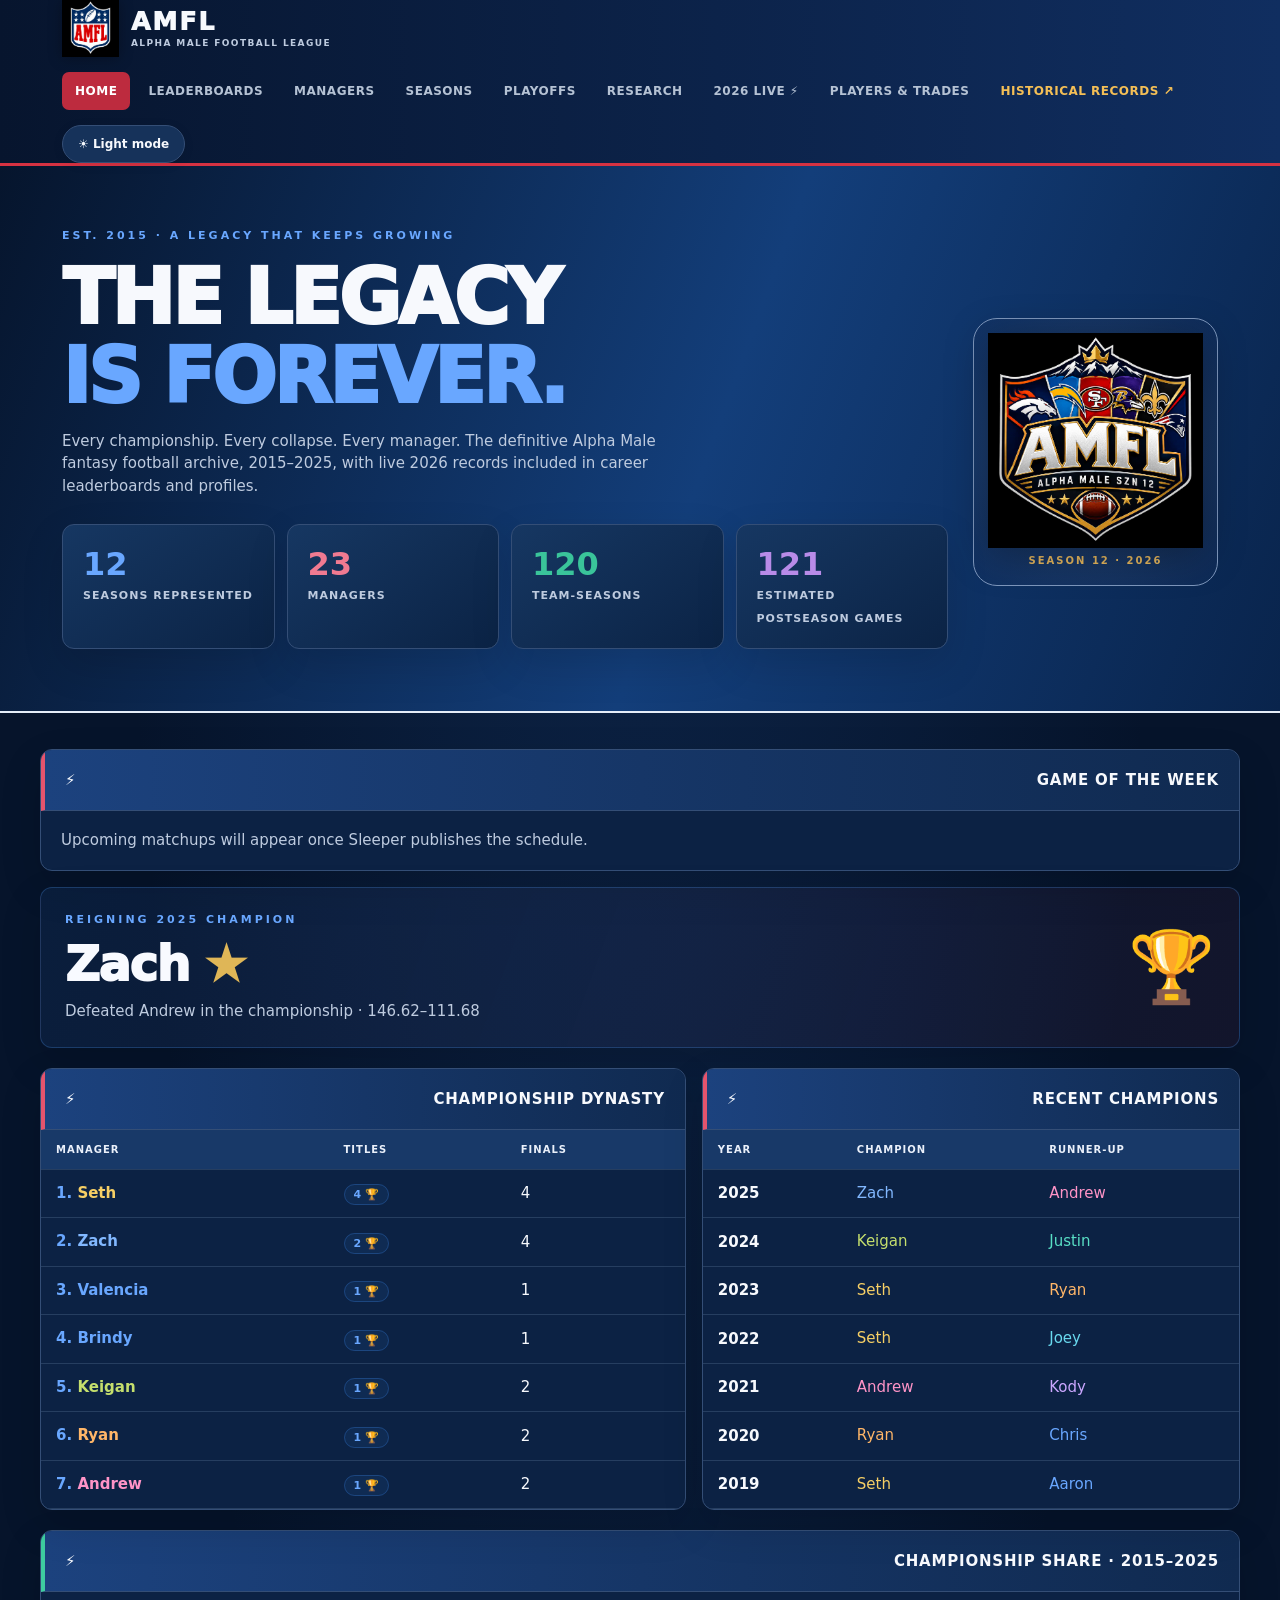
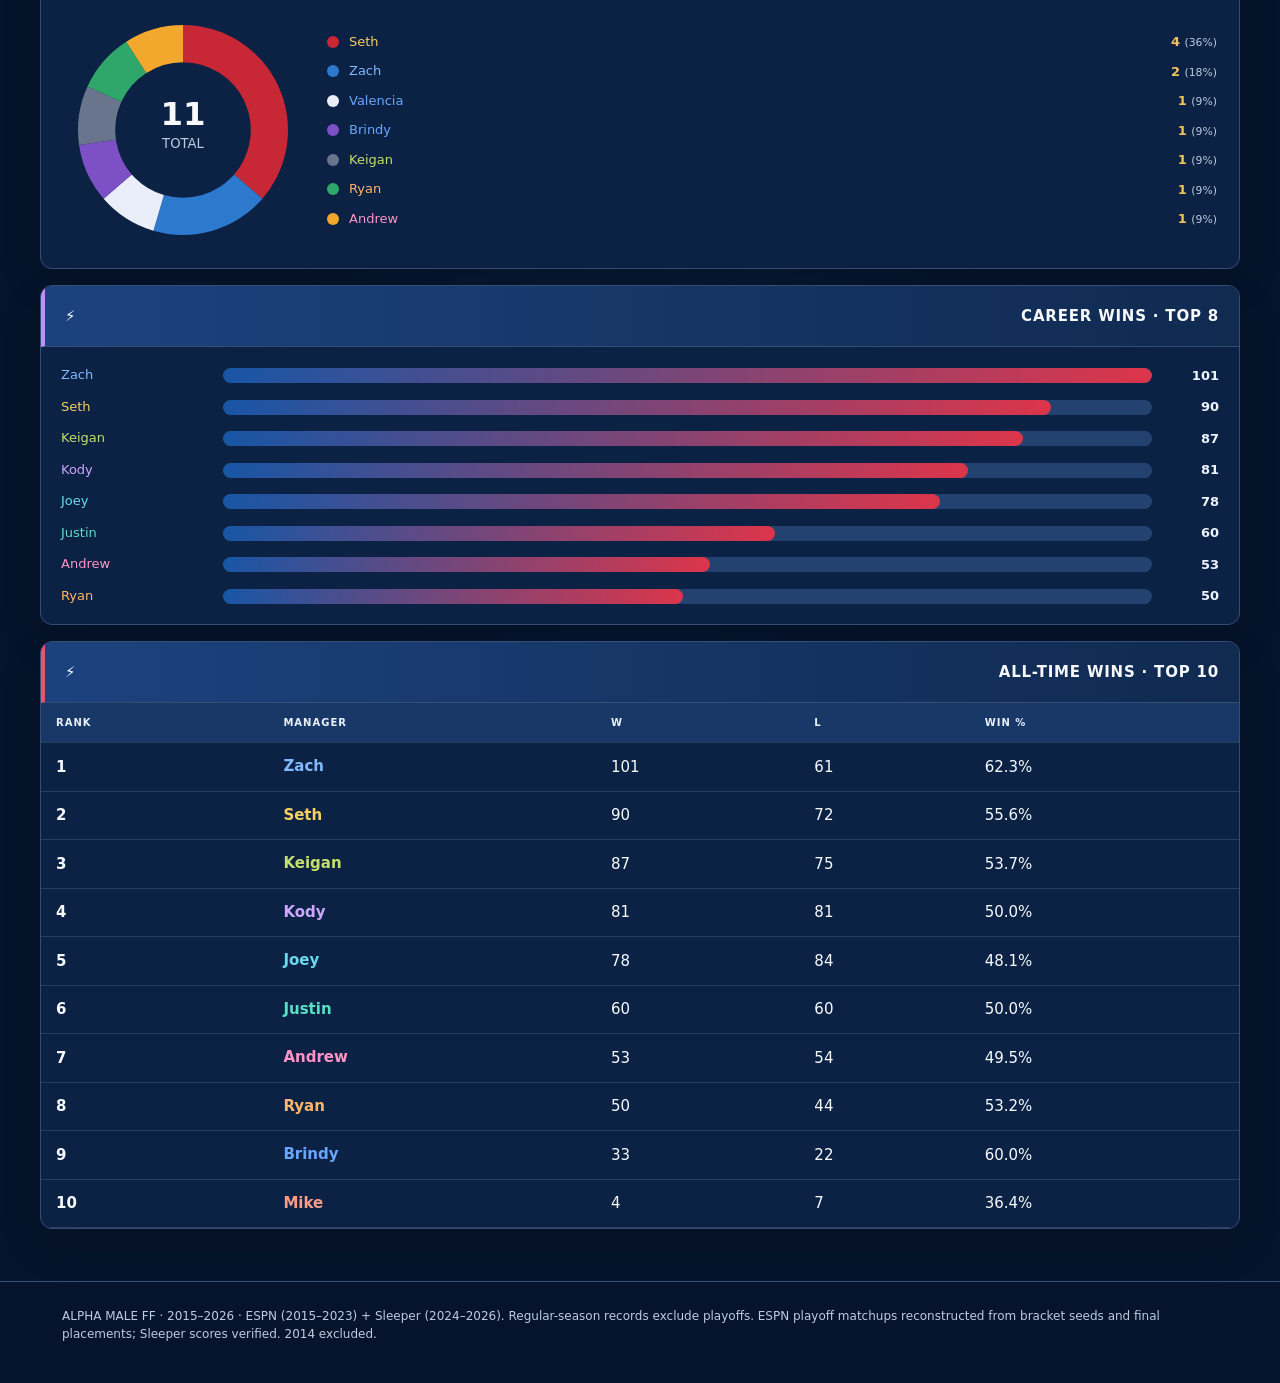
<file: index.html>
<!doctype html><html lang="en"><head><meta charset="utf-8"><meta name="viewport" content="width=device-width,initial-scale=1"><meta name="theme-color" content="#061225"><meta name="description" content="Alpha Male Fantasy Football League history, champions, records, playoff results and manager profiles from 2015–2025."><title>AMFL | Alpha Male Football League</title><link rel="icon" href="/assets/amfl-shield.png" type="image/png"><style>
:root{color-scheme:dark;--bg:#061225;--panel:#0b1d35;--panel2:#12284d;--line:#294266;--muted:#b1bdd1;--white:#f3f5fa;--gold:#e3b657;--cyan:#58b7e7}*{box-sizing:border-box}body{margin:0;background:radial-gradient(ellipse at 50% -20%,#22344f 0,transparent 55%),var(--bg);color:var(--white);font:15px/1.5 system-ui,-apple-system,Segoe UI,sans-serif}button,input,select{font:inherit}button{cursor:pointer}.wrap{max-width:1200px;margin:auto;padding:0 22px}.top{background:#0b1424e8;border-bottom:1px solid var(--line);position:sticky;top:0;z-index:4;backdrop-filter:blur(16px)}.topinner{min-height:74px;display:flex;align-items:center;justify-content:space-between;gap:15px}.brand{font-weight:950;letter-spacing:-.7px;font-size:20px;line-height:1.1}.brand b{color:var(--gold)}.brand small{display:block;font-size:10px;letter-spacing:2px;color:var(--muted);font-weight:700;margin-top:5px}.nav{display:flex;gap:5px;flex-wrap:wrap}.nav button{border:0;background:transparent;color:#b5c2d4;padding:10px 13px;border-radius:7px;font-weight:750;font-size:12px;text-transform:uppercase;letter-spacing:.5px}.nav button.active,.nav button:hover{background:#25354d;color:var(--gold)}.hero{padding:62px 0 35px;border-bottom:1px solid #243248}.eyebrow{font-size:11px;color:var(--gold);letter-spacing:3px;font-weight:900;text-transform:uppercase}.hero h1{font-size:clamp(39px,7vw,76px);letter-spacing:-3px;line-height:1.04;text-transform:uppercase;margin:13px 0 14px;font-weight:1000}.hero h1 span{color:var(--gold)}.sub{color:var(--muted);max-width:650px}.stats{display:grid;grid-template-columns:repeat(4,1fr);gap:12px;margin:27px 0}.stat{background:linear-gradient(140deg,#19263c,#101827);border:1px solid var(--line);border-radius:12px;padding:20px}.stat strong{font-size:32px;display:block;line-height:1.2;color:var(--gold)}.stat span{color:var(--muted);font-size:11px;font-weight:800;letter-spacing:1px;text-transform:uppercase}.section{padding:36px 0}.sectitle{font-size:23px;font-weight:950;text-transform:uppercase;letter-spacing:-.6px;margin:0 0 17px}.sectitle:before{content:"";display:inline-block;background:var(--gold);height:21px;width:4px;margin-right:11px;vertical-align:-3px}.grid2{display:grid;grid-template-columns:1.2fr 1fr;gap:16px;align-items:stretch}.grid2>div{min-width:0;display:flex;flex-direction:column}.grid2>div>.panel{height:100%;margin-bottom:0;display:flex;flex-direction:column}.grid2>div>.panel>.panelbody{flex:1}#content>.grid2 + .panel,#content>.grid2 + .trophy-chart,#content>.grid2 + .chartgrid{margin-top:22px}#content>.grid2:has(+ .panel){margin-bottom:22px}.panel{background:var(--panel);border:1px solid var(--line);border-radius:12px;overflow:hidden;margin-bottom:16px}.panelhead{padding:18px 20px;border-bottom:1px solid var(--line);font-weight:900;text-transform:uppercase;letter-spacing:.8px;display:flex;align-items:center;justify-content:space-between}.panelbody{padding:18px 20px}.tablewrap{overflow:auto}table{width:100%;border-collapse:collapse;text-align:left;white-space:nowrap}th{font-size:10px;letter-spacing:1px;text-transform:uppercase;color:var(--muted);background:#152239}td,th{padding:12px 15px;border-bottom:1px solid #263247}tbody tr:hover{background:#1c2b42}td:first-child{font-weight:750}td.gold{color:var(--gold);font-weight:900}.pill{border:1px solid #755d2b;background:#342c1c;color:var(--gold);border-radius:20px;padding:3px 9px;font-size:11px;font-weight:800}.toolbar{display:flex;flex-wrap:wrap;gap:10px;margin:0 0 17px}.toolbar input,.toolbar select{background:#16243a;color:white;border:1px solid #34445e;border-radius:8px;padding:10px 12px;min-width:155px;max-width:100%}.toolbar input{flex:1}.cardgrid{display:grid;grid-template-columns:repeat(3,1fr);gap:13px}.manager{background:var(--panel);border:1px solid var(--line);border-radius:11px;padding:19px;cursor:pointer}.manager:hover{border-color:var(--gold)}.manager h3{margin:0 0 6px;font-size:21px}.manager p{margin:5px 0;color:var(--muted);font-size:12px}.manager strong{color:var(--gold)}.banner{border:1px solid #5a4927;background:linear-gradient(110deg,#30291b,#151b2a);border-radius:12px;padding:24px;display:flex;justify-content:space-between;gap:20px;align-items:center}.banner .big{font-size:clamp(28px,5vw,48px);font-weight:1000;letter-spacing:-1.5px}.banner .big span{color:var(--gold)}.muted{color:var(--muted)}.small{font-size:12px}.week{color:var(--gold);font-weight:900}.foot{border-top:1px solid var(--line);padding:25px 0 40px;color:var(--muted);font-size:12px}.hidden{display:none!important}.tag{display:inline-block;border:1px solid #3a4c64;border-radius:5px;padding:2px 6px;color:#bac8da;font-size:10px}.tabs{display:flex;gap:7px;flex-wrap:wrap;margin-bottom:15px}.tabs button{background:#152239;color:#bdc9d9;border:1px solid #2c3d56;border-radius:7px;padding:9px 13px;font-size:12px;font-weight:800}.chartbars{display:grid;gap:11px;padding:18px 20px}.chartrow{display:grid;grid-template-columns:minmax(85px,150px) 1fr 55px;gap:12px;align-items:center;font-size:13px}.charttrack{background:#26344a;height:15px;border-radius:20px;overflow:hidden}.chartfill{height:100%;border-radius:20px;background:linear-gradient(90deg,#b9802f,#f4bf56)}.chartval{text-align:right;font-weight:800;color:var(--gold)}.roundlabel{color:var(--gold);font-weight:850}.chartcanvas{padding:14px 20px}.chartcanvas svg{width:100%;max-height:305px;display:block}.donutlayout{display:grid;grid-template-columns:minmax(170px,240px) 1fr;align-items:center;gap:24px;padding:18px 22px}.donutlayout svg{width:100%;max-height:260px}.donutlegend{display:grid;gap:9px}.legendrow{display:flex;align-items:center;gap:10px;font-size:13px}.legendrow strong{margin-left:auto;color:var(--gold)}.legendrow small{color:var(--muted);font-weight:500}.legenddot{display:inline-block;width:12px;height:12px;border-radius:50%;flex:none}@media(max-width:550px){.donutlayout{grid-template-columns:1fr}.donutlayout svg{max-height:190px}}.tabs button.on{background:#6e5224;color:#ffe1a3;border-color:#a77d38}@media(max-width:850px){.topinner{align-items:flex-start;flex-direction:column;padding:13px 0}.nav{width:100%;overflow:auto;flex-wrap:nowrap}.nav button{white-space:nowrap;padding:9px}.stats{grid-template-columns:repeat(2,1fr)}.grid2,.cardgrid{grid-template-columns:1fr}.hero{padding:35px 0 25px}.hero h1{letter-spacing:-1.5px}.banner{align-items:flex-start;flex-direction:column}}@media(max-width:420px){.wrap{padding:0 14px}.stats{gap:8px}.stat{padding:14px}.stat strong{font-size:26px}.panelhead{padding:14px}.hero h1{font-size:39px}}

/* Fantasy League Personality · v4 theme + visual system */
:root{--accent2:#fa6484;--chart-blue:#60d7e9;--shadow:0 16px 42px rgba(0,0,0,.13)}
body{transition:background-color .22s,color .22s}
.topinner{flex-wrap:wrap}.theme-toggle{flex-shrink:0;border:1px solid var(--line);background:var(--panel2);color:var(--white);border-radius:999px;padding:9px 15px;font-size:12px;font-weight:850;box-shadow:0 2px 12px #0001}
.theme-toggle:hover{border-color:var(--gold)}
.panel,.stat,.manager,.banner{box-shadow:var(--shadow)}
.panelhead:before{content:'⚡';margin-right:8px}.manager{transition:transform .16s,border-color .16s}.manager:hover{transform:translateY(-3px)}
.chartgrid{display:grid;grid-template-columns:1fr 1fr;gap:16px}.chartgrid>*{min-width:0}.vis-note{font-size:12px;color:var(--muted);margin:9px 19px 18px}
.rivalrow{display:grid;grid-template-columns:1fr auto auto;align-items:center;gap:12px;padding:12px 17px;border-bottom:1px solid var(--line)}.rivalrow:last-child{border:0}.rivalname{font-weight:800}.rivalrecord{font-weight:900;color:var(--gold)}.rivalbadge{font-size:10px;color:var(--muted);text-transform:uppercase;letter-spacing:.6px}
.svgchart{padding:12px 16px 6px}.svgchart svg{display:block;width:100%;max-height:325px}.svgaxis{fill:var(--muted);font-size:12px}.svgguide{stroke:var(--line)}.svgtext{fill:var(--white)}
html[data-theme="light"]{color-scheme:light;--bg:#f5f2e9;--panel:#fffefa;--panel2:#f2eee6;--line:#d9d2c5;--muted:#605e65;--white:#202b37;--gold:#ab6413;--cyan:#067f98;--shadow:0 10px 24px rgba(54,43,24,.09)}
html[data-theme="light"] body{background:radial-gradient(ellipse at 15% -10%,#ffe9bc,transparent 48%),var(--bg);color:var(--white)}
html[data-theme="light"] .top{background:#fffdf0ee;border-bottom-color:var(--line)}
html[data-theme="light"] .nav button{color:#42505e}html[data-theme="light"] .nav button.active,html[data-theme="light"] .nav button:hover{background:#f8e4b7;color:#79430a}
html[data-theme="light"] .hero{border-bottom-color:var(--line)}html[data-theme="light"] .stat{background:linear-gradient(135deg,#fffefa,#f4ecd9)}
html[data-theme="light"] th{background:#f1eade;color:#514d4a}html[data-theme="light"] td,html[data-theme="light"] th{border-bottom-color:#e8e0d3}html[data-theme="light"] tbody tr:hover{background:#fbf0d9}
html[data-theme="light"] .panel,html[data-theme="light"] .manager{background:var(--panel)}html[data-theme="light"] .banner{background:linear-gradient(110deg,#fff0cf,#fdfbf6);border-color:#e4c992}
html[data-theme="light"] .pill{background:#fff1d0;border-color:#e0b96c;color:#8a4d06}html[data-theme="light"] .tag{color:#52606b;border-color:#bab8ae}
html[data-theme="light"] .tabs button{background:#eee7dc;color:#49515b;border-color:#d8ccbd}html[data-theme="light"] .tabs button.on{background:#ffe0a2;color:#75480c;border-color:#cb9944}
html[data-theme="light"] .toolbar input,html[data-theme="light"] .toolbar select,html[data-theme="light"] #themeToggle{background:#fffefa;color:#263443;border-color:#d4c9b9}
html[data-theme="light"] .charttrack{background:#e8dfce}html[data-theme="light"] .chartfill{background:linear-gradient(90deg,#d98529,#efb450)}
html[data-theme="light"] .roundlabel,html[data-theme="light"] .chartval,html[data-theme="light"] .week{color:#a75e0a}
html[data-theme="light"] .foot{border-color:var(--line)}html[data-theme="light"] .banner .big span{color:var(--gold)}
@media(max-width:850px){.chartgrid{grid-template-columns:1fr}.topinner{flex-direction:row;align-items:center}.nav{order:3;width:100%}.theme-toggle{margin-left:auto}}
@media(max-width:520px){.rivalrow{grid-template-columns:1fr auto}.rivalbadge{grid-column:1/-1}.theme-toggle{padding:8px 12px}}

.person-link{border:0;background:none;padding:0;color:inherit;font:inherit;font-weight:inherit;text-align:inherit;cursor:pointer;text-decoration:none;border-bottom:1px dashed transparent}.person-link:hover,.person-link:focus-visible{color:var(--gold);border-bottom-color:var(--gold);outline:none}.person-link.gold{color:var(--gold)}.clickable-slice,.scatter-point{cursor:pointer;transition:opacity .14s,filter .14s}.clickable-slice:hover,.scatter-point:hover{opacity:.75;filter:brightness(1.14)}.scatter-point:focus-visible{outline:none;filter:drop-shadow(0 0 4px var(--gold))}.trophy-chart{max-width:800px;margin:0 auto 18px}.trophy-chart .donutlayout{grid-template-columns:205px 1fr;gap:20px}.trophy-chart .donutlayout svg{max-height:205px}.rival-spot-grid{display:grid;grid-template-columns:repeat(auto-fit,minmax(235px,1fr));gap:12px;margin-top:16px}.rival-spot{border:1px solid var(--line);border-radius:12px;padding:15px;background:var(--panel2)}.rival-own{border-color:#31966b;background:color-mix(in srgb,#31966b 12%,var(--panel))}.rival-ouch{border-color:#d15c64;background:color-mix(in srgb,#d15c64 11%,var(--panel))}.rival-kicker{text-transform:uppercase;letter-spacing:.6px;font-size:11px;font-weight:900}.rival-own .rival-kicker,.rivalrecord.winning{color:#37b882}.rival-ouch .rival-kicker,.rivalrecord.losing{color:#e4757b}.rival-big{font-weight:900;font-size:16px;margin:9px 0}.rival-big span{color:var(--gold)}.rival-quip{color:var(--muted);font-size:12px}.trophy-chart .donutlegend{grid-template-columns:1fr;gap:5px}@media(max-width:570px){.trophy-chart .donutlayout{grid-template-columns:1fr}.trophy-chart .donutlayout svg{width:210px;margin:auto}.rival-spot-grid{grid-template-columns:1fr}}

/* v6 leaderboard density + accessibility */
.chartgrid{align-items:stretch;gap:14px;margin-bottom:14px}
.chartgrid>div{display:flex;min-width:0}.chartgrid .panel{width:100%;margin-bottom:0;display:flex;flex-direction:column}
.chartgrid .svgchart{flex:1;display:flex;align-items:center;min-height:235px}
.chartgrid .svgchart svg{max-height:260px}
.chartgrid .vis-note{margin-top:auto;padding-top:3px;line-height:1.45}
.trophy-chart{max-width:none;margin:0 0 14px}.trophy-chart .donutlayout{grid-template-columns:minmax(135px,210px) minmax(0,1fr);gap:16px;padding:14px 18px}
.trophy-chart .donutlayout svg{max-height:210px}.trophy-chart .panel{margin-bottom:0}
.panelhead{min-height:61px}.person-link{text-decoration:underline;text-decoration-color:transparent;text-underline-offset:3px;transition:color .15s,text-decoration-color .15s}
.person-link:hover,.person-link:focus-visible{text-decoration-color:currentColor}
.person-link.gold{font-weight:850}.person-link:focus-visible{outline:2px solid var(--gold);outline-offset:4px;border-radius:2px}
.live-label{display:inline-block;color:#187958;font-weight:850}.live-notice{font-size:13px;color:var(--muted);margin:5px 0 20px}.live-cards{display:grid;grid-template-columns:repeat(3,minmax(0,1fr));gap:12px;margin:16px 0}
.live-card{padding:15px;border:1px solid var(--line);border-radius:12px;background:var(--panel)}.live-card strong{display:block;font-size:24px;color:var(--gold)}
@media(min-width:1000px){.trophy-chart{max-width:835px;margin-left:auto;margin-right:auto}}
@media(max-width:640px){.live-cards{grid-template-columns:1fr 1fr}.trophy-chart .donutlayout{grid-template-columns:1fr}.trophy-chart .donutlayout svg{width:195px;margin:auto}}

/* AMFL visual identity — stronger distinction from the former dark theme */
:root{--bg:#03152c;--panel:#102b4c;--panel2:#17395e;--line:#3e5b80;--gold:#f3bd4c;--cyan:#459de8;--muted:#bdcce0}
body{background:radial-gradient(ellipse at 65% -12%,#174477 0%,transparent 58%),var(--bg)}
.top{background:linear-gradient(90deg,#051a36,#09294e);border-bottom:3px solid #d6a643}
.hero{background:linear-gradient(112deg,#071d3b 0%,#0e3461 59%,#03152c 100%);border-bottom:2px solid #ad8a46}
.amfl-hero-emblem{background:radial-gradient(circle at 50% 48%,rgba(244,190,76,.18),rgba(25,60,105,.24) 58%,transparent 76%);border:1px solid #b18846}
.amfl-hero-emblem img{min-height:160px;object-fit:contain}
.nav button.active{background:#d6a643;color:#06162c}
.nav button:hover{background:#315d91;color:#fff}
.panel{background:var(--panel);border-color:var(--line)}
.panelhead{background:linear-gradient(90deg,#1a416d,#123153)}
.manager{background:#102b4c}
th{background:#183d69;color:#f4d291}
.charttrack{background:#244669}
.stat{background:linear-gradient(140deg,#183d69,#102746)}
.stat strong{color:#f3bd4c}
a.brand:hover .amfl-wordmark strong{color:#f3bd4c}
html[data-theme="light"] .nav button.active{background:#d6a643;color:#06162c}
html[data-theme="light"] .panel{background:var(--panel)}
/* AMFL 2026 identity */
.amfl-brand{display:flex;align-items:center;gap:12px;text-decoration:none;color:var(--white);flex-shrink:0}
.amfl-brand img{width:57px;height:57px;object-fit:contain;filter:drop-shadow(0 1px 7px rgba(0,0,0,.3))}
.amfl-wordmark strong{font-size:25px;letter-spacing:2px;font-weight:1000;display:block;color:var(--white);line-height:1}
.amfl-wordmark small{font-size:9px;letter-spacing:1.4px;white-space:nowrap;color:var(--muted)}
.amfl-hero{display:grid;grid-template-columns:minmax(0,1fr) 245px;gap:25px;align-items:center}
.amfl-hero-emblem{text-align:center;border-radius:24px;padding:14px 10px;background:radial-gradient(circle at 50% 42%,rgba(38,74,130,.33),transparent 70%);border:1px solid rgba(226,182,87,.16)}
.amfl-hero-emblem img{display:block;width:min(100%,215px);margin:0 auto;filter:drop-shadow(0 6px 20px rgba(0,0,0,.35))}
.amfl-hero-emblem span{font-size:10px;font-weight:900;color:var(--gold);letter-spacing:2px}
.top{background:rgba(5,17,36,.96);border-bottom:1px solid #38517b}
.hero{background:radial-gradient(ellipse at 82% 40%,rgba(21,63,121,.32),transparent 52%);border-bottom-color:var(--line)}
.panelhead{background:linear-gradient(90deg,rgba(14,44,86,.42),transparent);border-bottom-color:var(--line)}
th{background:#132c50;color:#c3d0e3}td,th{border-bottom-color:#263e60}
tbody tr:hover{background:#19365b}
.nav button.active,.nav button:hover{background:#243c60;color:var(--gold)}
.tabs button.on{background:#55401e;border-color:#c7973a;color:#ffe9ba}
.chartfill{background:linear-gradient(90deg,#b78b37,#f4c970)}
.banner{background:linear-gradient(115deg,#173152,#0a1c34);border-color:#8a713f}
html[data-theme="light"] .amfl-brand{color:#202b37}
html[data-theme="light"] .amfl-wordmark strong{color:#17365f}
html[data-theme="light"] .amfl-hero-emblem{background:#e5eaf3;border-color:#c4b18e}
html[data-theme="light"] .panelhead{background:#eef1f8}
html[data-theme="light"] th{background:#e6eaf1;color:#34435b}
@media(max-width:850px){.amfl-hero{grid-template-columns:minmax(0,1fr) 150px}.amfl-hero-emblem img{width:140px}}
@media(max-width:610px){.amfl-brand img{width:47px;height:47px}.amfl-wordmark strong{font-size:20px}.amfl-wordmark small{font-size:8px;letter-spacing:.8px}.amfl-hero{grid-template-columns:1fr}.amfl-hero-emblem{justify-self:center;width:min(100%,250px);padding:8px}.amfl-hero-emblem img{width:140px}.hero{padding-top:30px}}

/* AMFL red, white and blue league identity */
:root{--bg:#06142b;--panel:#0c2244;--panel2:#16325a;--line:#344e76;--white:#f7f9fd;--muted:#becbdf;--gold:#deb35d;--cyan:#4b9cda;--amfl-red:#c82735;--amfl-blue:#174b92}
body{background:radial-gradient(ellipse at 50% -10%,rgba(34,87,161,.28),transparent 60%),#06142b}
.top{background:linear-gradient(90deg,#07152e,#102e60)!important;border-bottom:3px solid #d63242!important}
.hero{background:linear-gradient(110deg,#06152d 0%,#133e7a 55%,#09244c 100%)!important;border-bottom:2px solid #e5edf8!important}
.hero h1 span{color:#f5f7fc}.eyebrow,.amfl-hero-emblem span{color:#e4b454}
.nav button.active{background:#c82735!important;color:#fff!important}
.nav button:hover{background:#b52535!important;color:#fff!important}
.nav a:hover{color:#fff!important;background:#1d427b}
.panel,.manager{background:#0c2244;border-color:#344e76}
.panelhead{background:linear-gradient(90deg,#1c427e,#102a50)!important;color:#fff}
th{background:#183968!important;color:#eaf0fa!important}
tbody tr:hover{background:#1d3d70}
.tabs button.on{background:#b82635!important;border-color:#dd4354!important;color:#fff!important}
.chartfill{background:linear-gradient(90deg,#164a91,#d43144)!important}
.charttrack{background:#24426f}
.stat{background:linear-gradient(145deg,#163762,#0b2345)!important}
.stat strong{color:#f0c26c}
.banner{background:linear-gradient(105deg,#143c70,#071a3a)!important;border-color:#a87948!important}
.amfl-hero-emblem{background:radial-gradient(circle at center,rgba(223,233,255,.13),rgba(16,43,90,.35))!important;border-color:#7e97bd!important}
.amfl-hero-emblem img{min-height:0!important;object-fit:contain}
.amfl-brand img{object-fit:contain}
.foot{border-top-color:#35517c}
html[data-theme="light"] .top{background:#e9eef7!important;border-bottom:3px solid #c82735!important}
html[data-theme="light"] .hero{background:linear-gradient(115deg,#e7eefb,#d4e1f5)!important}
html[data-theme="light"] .panel,html[data-theme="light"] .manager{background:#fff}
html[data-theme="light"] .panelhead{background:#e1e9f6!important;color:#18365f}
html[data-theme="light"] th{background:#e5ebf5!important;color:#283d65!important}
html[data-theme="light"] .stat{background:#e9f0fb!important}
/* AMFL finish: blue/white text, red emphasis, gold exclusively for awards */
:root{--gold:#dfb657;--cyan:#58a6ed}
.person-link,.person-link.gold,.chartval,.manager strong,.roundlabel,.week{color:#eef4ff!important}
.person-link:hover,.chartrow .person-link:hover{color:#72b9ff!important}
.eyebrow,.pill,.banner .big span,.trophy-chart .legendrow strong{color:#dfb657}
.sectitle:before{background:#cf2e42}
.tabs button.on,.nav button.active{background:#c82735!important;color:#fff!important}
.chartfill{background:linear-gradient(90deg,#1856a5,#dc354a)!important}
.chartrow .chartval{color:#eef4ff!important}
table td.gold,table .gold{color:#e9f1ff}
.stats .stat strong{color:#f7f9ff}
.banner .big{color:#f8faff}
.amfl-hero-emblem span{color:#e9b95e}
html[data-theme="light"] .person-link,html[data-theme="light"] .chartval{color:#174176!important}

/* AMFL light mode — modern blue and white, red actions, high contrast */
html[data-theme="light"]{color-scheme:light;--bg:#e9f1fc;--panel:#ffffff;--panel2:#f0f5fd;--line:#bdcee6;--muted:#52657f;--white:#152f56;--gold:#b17c22;--cyan:#1763b8}
html[data-theme="light"] body{background:linear-gradient(155deg,#f4f8ff 0%,#e3edfb 60%,#edf3fc 100%)!important;color:#152f56!important}
html[data-theme="light"] .top{background:linear-gradient(90deg,#fff,#e9f2ff)!important;border-bottom:3px solid #c82735!important}
html[data-theme="light"] .brand,.brand.amfl-brand{color:inherit}
html[data-theme="light"] .amfl-wordmark strong{color:#153b73!important}
html[data-theme="light"] .amfl-wordmark small{color:#48678d!important}
html[data-theme="light"] .hero{background:linear-gradient(120deg,#e9f2ff,#cadcf6)!important;border-bottom:1px solid #a9c1e1!important}
html[data-theme="light"] .hero h1{color:#122e58!important}
html[data-theme="light"] .hero h1 span{color:#bd2536!important}
html[data-theme="light"] .eyebrow{color:#8d5816!important}
html[data-theme="light"] .sub,html[data-theme="light"] .muted,html[data-theme="light"] .small{color:#52657f}
html[data-theme="light"] .nav button{color:#17365d!important}
html[data-theme="light"] .nav button.active{background:#c82735!important;color:#fff!important}
html[data-theme="light"] .nav button:hover{background:#225da5!important;color:#fff!important}
html[data-theme="light"] .nav a{color:#174b91!important}
html[data-theme="light"] .panel,html[data-theme="light"] .manager{background:#fff!important;border:1px solid #bfd0e7!important;box-shadow:0 5px 16px rgba(16,57,109,.07)}
html[data-theme="light"] .panelhead{background:linear-gradient(90deg,#e2ecfa,#f5f8fe)!important;color:#17345b!important;border-bottom:1px solid #c4d4e9!important}
html[data-theme="light"] .stat{background:linear-gradient(140deg,#ffffff,#e7effc)!important;border-color:#bed0e9!important}
html[data-theme="light"] .stat strong{color:#173e7a!important}
html[data-theme="light"] .stat span{color:#52657f!important}
html[data-theme="light"] .sectitle{color:#14355f!important}
html[data-theme="light"] .sectitle:before{background:#c82735!important}
html[data-theme="light"] th{background:#dbe8f9!important;color:#173b69!important}
html[data-theme="light"] td{color:#172f51!important;border-bottom-color:#d8e3f2!important}
html[data-theme="light"] tbody tr:hover{background:#ecf4fe!important}
html[data-theme="light"] .person-link,html[data-theme="light"] .person-link.gold,html[data-theme="light"] .chartval,html[data-theme="light"] .manager strong,html[data-theme="light"] .roundlabel,html[data-theme="light"] .week{color:#1556a2!important}
html[data-theme="light"] .person-link:hover{color:#bb263a!important}
html[data-theme="light"] .tabs button{background:#e6eefb!important;color:#193d6c!important;border-color:#bdcfe9!important}
html[data-theme="light"] .tabs button.on{background:#c82735!important;color:#fff!important;border-color:#c82735!important}
html[data-theme="light"] .toolbar input,html[data-theme="light"] .toolbar select,html[data-theme="light"] #themeToggle{background:#fff!important;color:#18385f!important;border-color:#a9c0de!important}
html[data-theme="light"] .charttrack{background:#ceddf0!important}
html[data-theme="light"] .chartfill{background:linear-gradient(90deg,#1958a6,#cd3043)!important}
html[data-theme="light"] .banner{background:linear-gradient(115deg,#dceafd,#f9fbff)!important;border-color:#a9bfdc!important}
html[data-theme="light"] .banner .big{color:#173c72!important}
html[data-theme="light"] .banner .big span{color:#af7a19!important}
html[data-theme="light"] .pill{background:#f5ebd5!important;border-color:#d4b576!important;color:#875717!important}
html[data-theme="light"] .tag{border-color:#b4c8e3;color:#36547b}
html[data-theme="light"] .foot{border-top:1px solid #b9cde7!important;color:#52657f!important}
html[data-theme="light"] .amfl-hero-emblem{background:linear-gradient(145deg,#fff,#dce8fa)!important;border-color:#aebfda!important}
html[data-theme="light"] .donutlegend .legendrow{color:#203c60}
html[data-theme="light"] .legendrow strong{color:#184e93}
html[data-theme="light"] .chartcanvas svg text{fill:#45617f}
html[data-theme="light"] .rival-spot{color:#1a3758;background:#f0f5fc}
html[data-theme="light"] .rival-own{background:#e4f5ec}
html[data-theme="light"] .rival-ouch{background:#fff0f1}
html[data-theme="light"] .rival-big{color:#1a3758}
.power-explain{font-size:13px;color:var(--muted)}@media(max-width:900px){#content .tablewrap{overflow-x:auto}#content .tablewrap table{min-width:720px}}\n/* Responsive AMFL hero and dashboard corrections */
@media (min-width: 901px){
 .amfl-hero{align-items:start!important;grid-template-columns:minmax(0,1fr) clamp(205px,19vw,265px)}
 .amfl-hero-emblem{align-self:start!important;margin-top:34px!important}
}
@media (min-width: 611px) and (max-width: 900px){
 .amfl-hero{grid-template-columns:minmax(0,1fr) 170px;align-items:start!important;gap:18px}
 .amfl-hero-emblem{margin-top:35px!important;align-self:start!important}
 .amfl-hero-emblem img{width:100%;max-width:155px}
}
@media (max-width: 610px){
 .amfl-hero{grid-template-columns:minmax(0,1fr)!important;align-items:center!important;gap:18px}
 .amfl-hero-emblem{margin:10px auto 0!important;align-self:center!important;justify-self:center!important;width:min(100%,250px)}
 .amfl-hero-emblem img{width:min(100%,155px)!important}
}
@media (max-width: 900px){
 .wrap{width:100%;min-width:0}
 .topinner{min-width:0}
 .nav{max-width:100%;min-width:0;overflow-x:auto;overscroll-behavior-x:contain;-webkit-overflow-scrolling:touch}
 .grid2,.chartgrid{min-width:0}
 .grid2>div,.chartgrid>div,.panel{min-width:0}
 .chartcanvas,.panelbody{min-width:0}
}
@media (max-width: 700px){
 .grid2,.chartgrid,.cardgrid{grid-template-columns:minmax(0,1fr)!important}
 .stats{grid-template-columns:repeat(2,minmax(0,1fr))!important}
 .hero h1{font-size:clamp(35px,9vw,62px);letter-spacing:-1.7px}
 .panelhead{gap:12px;overflow-wrap:anywhere}
 .chartrow{grid-template-columns:minmax(75px,110px) minmax(0,1fr) minmax(45px,70px);gap:8px}
 .chartrow>*{min-width:0}
 .tablewrap{max-width:100%;overflow-x:auto;-webkit-overflow-scrolling:touch}
 .donutlayout{grid-template-columns:minmax(0,1fr)!important}
 .donutlayout svg{max-width:230px;margin:0 auto}
}
@media (max-width: 400px){
 .wrap{padding-left:14px;padding-right:14px}
 .stats{gap:9px}
 .stat{padding:13px}
 .stat strong{font-size:26px}
 .panelhead{padding:13px 14px}
 .panelbody{padding:14px}
 .nav button{padding:9px 10px}
}
html[data-theme="light"] .amfl-hero-emblem span{color:#204b85!important;font-weight:900;text-shadow:none}</style><style>body[data-page="research"] .hero{display:none}body[data-page="research"] #content{max-width:1440px;padding-top:32px}.nav button[data-page="research"].active{background:#c82735;color:white}</style><link rel="stylesheet" href="/amfl-theme.css?v=20261118-r11"></head><body><header class="top"><div class="wrap topinner"><a class="brand amfl-brand" href="/" aria-label="AMFL Home"><img src="/assets/amfl-shield.png" onerror="this.onerror=null;this.src='/assets/amfl-shield.svg'" alt="AMFL shield" width="57" height="57"><span class="amfl-wordmark"><strong>AMFL</strong><small>ALPHA MALE FOOTBALL LEAGUE</small></span></a><nav class="nav" id="nav"><button data-page="home" class="active">Home</button><button data-page="leaders">Leaderboards</button><button data-page="managers">Managers</button><button data-page="seasons">Seasons</button><button data-page="playoffs">Playoffs</button><button data-page="research">Research</button><button data-page="live">2026 Live ⚡</button><button data-page="players">Players &amp; Trades</button><a href="/records.html" style="display:inline-flex;align-items:center;padding:10px 13px;border-radius:7px;color:#f4bf56;font-weight:850;font-size:12px;text-transform:uppercase;letter-spacing:.5px;text-decoration:none;white-space:nowrap">Historical Records ↗</a></nav><button id="themeToggle" class="theme-toggle" type="button" aria-label="Switch color theme" onclick="toggleTheme()">☀ Light</button></div></header><main><div class="hero"><div class="wrap amfl-hero"><div class="amfl-hero-copy"><div class="eyebrow">Est. 2015 · A legacy that keeps growing</div><h1>THE LEGACY<br><span>IS FOREVER.</span></h1><div class="sub">Every championship. Every collapse. Every manager. The definitive Alpha Male fantasy football archive, 2015–2025, with live 2026 records included in career leaderboards and profiles.</div><div class="stats" id="stats"></div></div><div class="amfl-hero-emblem"><img src="/assets/amfl-season12.png" onerror="this.onerror=null;this.src='/assets/amfl-season12.svg'" alt="AMFL Season 12 custom favorite NFL teams crest" loading="eager"><span>SEASON 12 · 2026</span></div></div></div><div class="wrap section" id="content"><div class="muted">Loading league history…</div></div></main><footer class="foot"><div class="wrap">ALPHA MALE FF · 2015–2026 · ESPN (2015–2023) + Sleeper (2024–2026). Regular-season records exclude playoffs. ESPN playoff matchups reconstructed from bracket seeds and final placements; Sleeper scores verified. 2014 excluded.</div></footer><script>

function applyTheme(theme){document.documentElement.dataset.theme=theme;const b=document.getElementById('themeToggle');if(b){b.textContent=theme==='light'?'☾ Dark mode':'☀ Light mode';b.setAttribute('aria-pressed',String(theme==='light'))}try{localStorage.setItem('amff-theme',theme)}catch(e){}}
function toggleTheme(){applyTheme(document.documentElement.dataset.theme==='light'?'dark':'light')}
try{applyTheme(localStorage.getItem('amff-theme')||'dark')}catch(e){applyTheme('dark')}
let ALL_HEAD_TO_HEAD=[], H2H_LOAD_STATUS='Loading Sleeper matchup history…';const luckIndex=(pf,pa)=>Number(pa)>0?((Number(pf)/Number(pa)-1)*100).toFixed(1)+'%':'—';let PLAYER_STATS=null,PLAYER_STATS_LOADING=false;let D, HISTORICAL, activeManager=null, page=(location.hash.startsWith('#research')?'research':location.hash==='#players'?'players':'home'), seasonYear=2025, playoffYear=2025, playoffBracket='Championship', leaderMetric='W', managerSearch='';const $=x=>document.querySelector(x), fmt=n=>Number(n||0).toLocaleString('en-US',{maximumFractionDigits:2}), pct=n=>(100*n).toFixed(1)+'%', esc=s=>String(s??'').replace(/[&<>"']/g,c=>({'&':'&amp;','<':'&lt;','>':'&gt;','"':'&quot;',"'":'&#39;'}[c]));const sort=(a,k)=>[...a].sort((x,y)=>(y[k]||0)-(x[k]||0));const table=(heads,rows)=>`<div class="tablewrap"><table><thead><tr>${heads.map(h=>`<th>${h}</th>`).join('')}</tr></thead><tbody>${rows.join('')}</tbody></table></div>`;const tr=c=>`<tr>${c.map(x=>`<td>${x??'—'}</td>`).join('')}</tr>`;const panel=(title,body)=>`<div class="panel"><div class="panelhead">${title}</div>${body}</div>`;const selectYears=(id,val)=>`<select id="${id}">${Array.from({length:LIVE?.season===2026?12:11},(_,i)=>(LIVE?.season===2026?2026:2025)-i).map(y=>`<option ${y==val?'selected':''}>${y}</option>`).join('')}</select>`;
function setPage(p){activeManager=null;page=p;document.body.dataset.page=p;history.pushState(null,'','#'+p);if(p==='live'&&!LIVE)loadLive();document.querySelectorAll('#nav button').forEach(b=>b.classList.toggle('active',b.dataset.page===p));render();window.scrollTo({top:0,behavior:'smooth'})}document.querySelectorAll('#nav button').forEach(b=>b.onclick=()=>setPage(b.dataset.page));
function managerLink(name,extra=''){if(!name)return '—';const n=String(name),found=D.totals.some(t=>t.Manager===n);return found?`<button class="person-link ${extra}" type="button" data-manager="${esc(n)}" title="Open ${esc(n)} profile">${esc(n)}</button>`:esc(n)}
function goManager(name){if(!D.totals.some(t=>t.Manager===name))return;activeManager=name;page='managers';document.querySelectorAll('#nav button').forEach(b=>b.classList.toggle('active',b.dataset.page==='managers'));showManager(name)}
document.addEventListener('click',e=>{const b=e.target.closest('[data-manager]');if(b){e.preventDefault();goManager(b.dataset.manager)}});document.addEventListener('keydown',e=>{if((e.key==='Enter'||e.key===' ')&&e.target.matches('.scatter-point')){e.preventDefault();goManager(e.target.dataset.manager)}});
function home(){const latest=D.champs.find(x=>x.Season===2025), titles=sort(D.honors.map(x=>({...x,rank:x.titles})), 'rank');return `<div class="banner"><div><div class="eyebrow">Reigning 2025 Champion</div><div class="big">${esc(latest.Champion)} <span>★</span></div><div class="muted">Defeated ${esc(latest['Runner-up'])} in the championship · 146.62–111.68</div></div><div style="font-size:70px">🏆</div></div><div class="grid2" style="margin-top:20px"><div>${panel('Championship dynasty',table(['Manager','Titles','Finals'],titles.filter(x=>x.titles).map((x,i)=>tr([`<span class="gold">${i+1}.</span> ${managerLink(x.manager)}`,`<span class="pill">${x.titles} 🏆</span>`,x.titles+x.runnerUps]))))}</div><div>${panel('Recent champions',table(['Year','Champion','Runner-up'],[...D.champs].reverse().slice(0,7).map(x=>tr([x.Season,`<span class="gold">${managerLink(x.Champion)}</span>`,managerLink(x['Runner-up'])]))))}</div></div><div style="height:20px"></div>${donutChart('Championship share · 2015–2025',titles.filter(x=>x.titles).map(x=>({name:x.manager,value:x.titles})))}${barChart('Career wins · top 8',forceMikeTop10(sort(D.totals.filter(topEligible),'W')).slice(0,8),x=>x.W,x=>x.W)}${panel('All-time wins · top 10',table(['Rank','Manager','W','L','Win %'],forceMikeTop10(sort(D.totals.filter(topEligible),'W')).map((x,i)=>tr([i+1,managerLink(x.Manager,'gold'),x.W,x.L,pct(x.WinPct)]))))}`}
const topEligible=x=>x.Manager==='Mike'||Number(x.Seasons)>=4;const forceMikeTop10=rows=>{const a=rows.slice(0,10);if(!a.some(x=>x.Manager==='Mike')){const mike=rows.find(x=>x.Manager==='Mike');if(mike){if(a.length===10)a.pop();a.push(mike)}}return a};
const metrics={W:'Wins',WinPct:'Win %',PF:'Points scored',Seasons:'Seasons played',Diff:'Point differential',Last:'Last-place finishes'};
const lastCounts=()=>{let counts={};for(const x of D.lastPlaces||[])if(x.manager)counts[x.manager]=(counts[x.manager]||0)+1;return D.totals.map(x=>({...x,Last:counts[x.Manager]||0})).sort((a,b)=>b.Last-a.Last||a.Manager.localeCompare(b.Manager))};
function barChart(title,items,valueFn,labelFn){let mx=Math.max(1,...items.map(valueFn));return panel(title,`<div class="chartbars" role="img" aria-label="${esc(title)}">${items.map(x=>`<div class="chartrow"><span>${managerLink(x.Manager||x.manager)}</span><div class="charttrack"><div class="chartfill" style="width:${100*valueFn(x)/mx}%"></div></div><span class="chartval">${esc(labelFn(x))}</span></div>`).join('')}</div>`)}

function lineChart(title,items){const a=[...items].sort((x,y)=>x.Season-y.Season);if(!a.length)return '';let vals=a.map(x=>Number(x.PF)||0),lo=Math.floor(Math.min(...vals)*.9),hi=Math.ceil(Math.max(...vals)*1.08),range=Math.max(1,hi-lo),left=52,right=740,top=22,bottom=225,x=i=>a.length===1?390:left+(right-left)*i/(a.length-1),y=v=>bottom-(v-lo)/range*(bottom-top),path=a.map((t,i)=>(i?'L':'M')+x(i).toFixed(1)+','+y(vals[i]).toFixed(1)).join(' ');return panel(title,`<div class="chartcanvas"><svg viewBox="0 0 790 275" role="img" aria-label="${esc(title)} showing points for across ${a.length} seasons" preserveAspectRatio="xMidYMid meet"><g stroke="#304059" stroke-width="1">${[0,.25,.5,.75,1].map(z=>`<line x1="${left}" x2="${right}" y1="${top+(bottom-top)*z}" y2="${top+(bottom-top)*z}"/>`).join('')}</g><g font-size="13" fill="#9cb0c8">${[0,.25,.5,.75,1].map(z=>`<text x="8" y="${top+(bottom-top)*z+4}">${Math.round(hi-range*z)}</text>`).join('')}${a.map((t,i)=>`<text x="${x(i)}" y="251" text-anchor="middle">${t.Season}</text>`).join('')}</g><path d="${path}" fill="none" stroke="#dc354a" stroke-width="4" stroke-linecap="round" stroke-linejoin="round"/>${a.map((t,i)=>`<circle cx="${x(i)}" cy="${y(vals[i])}" r="5" fill="#dc354a"><title>${t.Season}: ${fmt(vals[i])} points</title></circle>`).join('')}</svg><p class="muted small">Regular-season points scored by season. 2026 is in progress (partial-year total); scoring formats may have changed.</p></div>`)}
function donutChart(title,segments){const all=segments.filter(s=>s.value>0),total=all.reduce((v,s)=>v+s.value,0),colors=['#c82735','#2d79cd','#e9eef8','#6b92d3','#69748d','#d9b15b','#e85d9b'],championColor=(segment,i)=>segment.name==='Andrew'?'#f2a72d':segment.name==='Brindy'?'#7e50c5':segment.name==='Ryan'?'#2fa66a':colors[i%colors.length];if(!total)return '';let angle=-Math.PI/2;
const point=(radius,a)=>[(100+radius*Math.cos(a)).toFixed(5),(100+radius*Math.sin(a)).toFixed(5)];
const slices=all.map((seg,i)=>{
 const span=2*Math.PI*seg.value/total;
 const start=angle,end=angle+span;
 angle=end;
 const clickable=D.totals.some(t=>t.Manager===seg.name),attrs=clickable?` class="clickable-slice" data-manager="${esc(seg.name)}"`:'';
 if(span>=2*Math.PI-1e-8)return `<circle cx="100" cy="100" r="72" fill="none" stroke="${championColor(seg,i)}" stroke-width="31"${attrs}/>`;
 const outerStart=point(87.5,start),outerEnd=point(87.5,end),innerEnd=point(56.5,end),innerStart=point(56.5,start),large=span>Math.PI?1:0;
 const path=`M ${outerStart.join(' ')} A 87.5 87.5 0 ${large} 1 ${outerEnd.join(' ')} L ${innerEnd.join(' ')} A 56.5 56.5 0 ${large} 0 ${innerStart.join(' ')} Z`;
 return `<path d="${path}" fill="${championColor(seg,i)}"${attrs}/>`;
}).join('');return panel(title,`<div class="donutlayout"><svg viewBox="0 0 200 200" role="img" aria-label="${esc(title)}: ${all.map(s=>esc(s.name)+' '+s.value).join(', ')}">${slices}<circle cx="100" cy="100" r="49" fill="var(--panel)"/><text x="100" y="96" text-anchor="middle" fill="var(--white)" font-weight="900" font-size="27">${total}</text><text x="100" y="115" text-anchor="middle" fill="var(--muted)" font-size="11">TOTAL</text></svg><div class="donutlegend">${all.map((s,i)=>`<div class="legendrow"><span class="legenddot" style="background:${championColor(s,i)}"></span><span>${managerLink(s.name)}</span><strong>${s.value} <small>(${(100*s.value/total).toFixed(0)}%)</small></strong></div>`).join('')}</div></div>`)}

function scatterChart(title,items){const xs=items.filter(a=>a.Seasons>0).sort((a,b)=>a.Seasons-b.Seasons||a.WinPct-b.WinPct||a.Manager.localeCompare(b.Manager));const W=790,H=335,L=65,R=758,T=29,B=277,maxSeason=Math.max(1,...xs.map(a=>a.Seasons));const rates=xs.map(a=>a.WinPct);const lo=Math.max(0,Math.floor((Math.min(...rates)-.07)*10)/10),hi=Math.min(1,Math.ceil((Math.max(...rates)+.07)*10)/10),rng=Math.max(.1,hi-lo);const x=v=>L+(v-1)/Math.max(1,maxSeason-1)*(R-L),y=v=>B-(v-lo)/rng*(B-T);const bucket={};const points=xs.map(a=>{let bucketId=a.Seasons+':'+Math.round(a.WinPct*25);const i=bucket[bucketId]||0;bucket[bucketId]=i+1;const jitter=i===0?0:(i%2?1:-1)*Math.ceil(i/2)*12;return {a,cx:Math.max(L+7,Math.min(R-7,x(a.Seasons)+jitter)),cy:y(a.WinPct)}});const ticks=Array.from({length:5},(_,i)=>lo+(hi-lo)*i/4);return panel(title,`<div class="svgchart"><svg viewBox="0 0 ${W} ${H}" aria-label="${esc(title)}; click a dot to open a manager profile" role="img"><g class="svgguide">${ticks.map(k=>`<line x1="${L}" x2="${R}" y1="${y(k)}" y2="${y(k)}"/>`).join('')}</g><g class="svgaxis">${ticks.map(k=>`<text x="${L-11}" y="${y(k)+4}" text-anchor="end">${Math.round(k*100)}%</text>`).join('')}${Array.from({length:maxSeason},(_,i)=>`<text x="${x(i+1)}" y="${B+21}" text-anchor="middle">${i+1}</text>`).join('')}<text x="${(L+R)/2}" y="${H-9}" text-anchor="middle">Seasons played</text></g>${points.map(({a,cx,cy})=>`<g data-manager="${esc(a.Manager)}" tabindex="0" role="button" aria-label="Open ${esc(a.Manager)} profile; ${a.Seasons} seasons, ${pct(a.WinPct)} win rate" class="scatter-point"><circle cx="${cx}" cy="${cy}" r="8" fill="${a.WinPct>=.5?'#60d7e9':'#f4bf56'}" stroke="var(--panel)" stroke-width="2"/><title>${esc(a.Manager)} • ${a.Seasons} seasons • ${pct(a.WinPct)}</title></g>`).join('')}</svg></div><p class="vis-note">Zoomed to the actual range of win rates; dots sharing a season count are gently spread apart. Click any dot to visit that manager.</p>`)}
function yearlyLineChart(title){const years=[...new Set(D.seasons.filter(s=>s.Season<2026).map(s=>s.Season))].sort(),avgs=years.map(y=>{let a=D.seasons.filter(x=>x.Season===y);return a.reduce((s,x)=>s+Number(x.PF||0),0)/a.length}),min=Math.floor(Math.min(...avgs)/100)*100,max=Math.ceil(Math.max(...avgs)/100)*100,W=800,L=58,R=766,T=25,B=237,x=i=>L+i*(R-L)/Math.max(1,years.length-1),y=v=>B-(v-min)/Math.max(1,max-min)*(B-T),path=avgs.map((v,i)=>`${i?'L':'M'}${x(i).toFixed(1)},${y(v).toFixed(1)}`).join(' ');return panel(title,`<div class="svgchart"><svg viewBox="0 0 800 290" role="img" aria-label="${esc(title)}"><g class="svgguide">${[0,.25,.5,.75,1].map(i=>`<line x1="${L}" x2="${R}" y1="${T+i*(B-T)}" y2="${T+i*(B-T)}"/>`).join('')}</g><g class="svgaxis">${[0,.25,.5,.75,1].map(i=>`<text x="${L-8}" text-anchor="end" y="${T+i*(B-T)+4}">${fmt(max-i*(max-min))}</text>`).join('')}${years.map((s,i)=>`<text x="${x(i)}" y="265" text-anchor="middle">${String(s).slice(2)}</text>`).join('')}</g><path d="${path}" stroke="var(--cyan)" stroke-width="4" fill="none" stroke-linejoin="round" stroke-linecap="round"/>${years.map((s,i)=>`<circle cx="${x(i)}" cy="${y(avgs[i])}" r="5" fill="var(--gold)"><title>${s}: ${fmt(avgs[i])} average points</title></circle>`).join('')}</svg></div><p class="vis-note">Average regular-season points scored per team each year. Rules and season lengths may differ; this shows historical scoring environment, not manager quality.</p>`)}
function titleShare(){let arr=D.honors.filter(x=>x.titles).sort((a,b)=>b.titles-a.titles);return `<div class="trophy-chart">${donutChart('Who owns the trophies?',arr.map(a=>({name:a.manager,value:a.titles})))}</div>`}

const WINNING_QUIPS=["They keep coming back for another lesson.", "At this rate, you’re basically funding their tuition in the rivalry school of hard knocks.", "Ownership papers are being drafted as we speak; please update your mailing address.", "Another week, another masterclass in how not to run a fantasy roster against you.", "They’re not even chasing the win anymore; they’re just hoping to keep the margin of defeat under thirty.", "A museum exhibit dedicated to your dominance—admission is free, but watching them lose is priceless.", "You’ve got them pinned so deep in the standings they need a flashlight just to see your win column.", "At this point, playing you is less of a matchup and more of a mandatory community service hour.", "They brought a knife to a gunfight, and honestly, they forgot the knife.", "Another matchup, another reminder of who runs this division from wire to wire.", "The commissioner might need to introduce a mercy rule for this matchup.", "Your opponent has more excuses than points when you meet.", "This rivalry has turned into an annual performance review, and you are the boss.", "You don’t circle this game on the calendar; you mark it as a deposit.", "At this point the trophy case should include a tiny replica of their roster.", "They submitted an appeal. The scoreboard denied it.", "Somebody call the league office; this matchup needs competitive balance.", "Your weekly lineup doubles as their offseason nightmare.", "You have the receipts, the highlights, and the victory lap.", "The only thing they’ve mastered here is the postgame handshake.", "Another season, another entry in your personal greatest-hits collection.", "No rivalry is complete without an opponent brave enough to keep losing.", "They show up with projections; you leave with the bragging rights.", "Their draft strategy apparently includes donating wins to your record.", "This is less head-to-head and more a continuing education program."];
const LOSING_QUIPS=["At this point, they might as well charge rent in your head.", "The rivalry is one-sided, but hey—at least someone’s showing consistency.", "You’re funding their bragging rights for the entire offseason, and interest is compounding.", "Time to check the waiver wire for a strategy, because what you’re doing isn't working.", "They’ve got your number on speed dial, and you keep picking up just to lose again.", "Rent is due every week, and right now you’re perpetually behind on payments.", "You’re building their legacy brick by brick, one head-to-head loss at a time.", "Even your bench players are starting to look embarrassed by this matchup history.", "At this rate, you’re not a rival—you’re a loyalty program.", "Time to tear the playbook down to the studs and start over from scratch.", "This rivalry has reached the “please stop scheduling them” stage.", "Your opponent sees your name on the schedule and starts planning the victory speech.", "Your comeback tour has been postponed for another season.", "The scoreboard called; it asked whether you need directions to the win column.", "Your game plan is currently featured in their blooper reel.", "This is the kind of matchup that makes the group chat unbearable.", "You’ve become their favorite tradition, and not in a good way.", "They should send you a holiday card for all the wins you’ve contributed.", "You are one upset away from turning this into an actual rivalry.", "The good news: you know exactly who you need to beat. The bad news: history.", "The commissioner has considered listing this one under charitable contributions.", "Every rematch is another chance to unsubscribe from this embarrassment.", "Your opponent’s pregame pep talk is just reading the head-to-head record.", "There’s still hope, but the group chat has stopped taking bets.", "This one has the energy of a Cowboys playoff exit: predictable and loudly discussed."];
function refreshHeadToHead(extra=[]){
  const all=[...(D?.matches||[]),...extra],uniq=new Map();
  for(const g of all){if(!g.a||!g.b||g.a===g.b)continue;
    const key=[g.year,g.week,[g.a,g.b].sort().join("|")].join(":");
    const old=uniq.get(key),scored=g.scoreA!=null&&g.scoreB!=null;
    if(!old||(scored&&(old.scoreA==null||old.scoreB==null))||(String(g.source).includes("Sleeper")&&!String(old.source).includes("Sleeper")))uniq.set(key,g);
  }
  ALL_HEAD_TO_HEAD=[...uniq.values()];if(D&&activeManager&&page==='managers')showManager(activeManager);
}
async function loadHistoricalHeadToHead(){
  let nfl=[],sleeper=[],notes=[];
  try{const r=await fetch("./nfl-matchups.json");if(!r.ok)throw Error("NFL JSON unavailable");nfl=await r.json()}catch(e){notes.push("NFL archive unavailable")}
  try{const data=await window.loadSleeperHistory();sleeper=data.games;const failures=data.seasons.filter(x=>x.failedWeeks);if(failures.length)notes.push("Some Sleeper weeks failed to load")}
  catch(e){notes.push("Sleeper weekly records unavailable")}
  H2H_LOAD_STATUS=notes.length?notes.join("; "):"NFL archives and Sleeper matchup data loaded";
  refreshHeadToHead([...nfl,...sleeper]);
}
function rivalryQuip(kind,name){const names=D.totals.map(t=>t.Manager).sort((a,b)=>a.localeCompare(b));const i=names.indexOf(name);const q=kind==='win'?WINNING_QUIPS:LOSING_QUIPS;return q[(i<0?0:i)%q.length]}
function rivalries(name){const games=ALL_HEAD_TO_HEAD.filter(x=>(x.a===name||x.b===name)&&x.a&&x.b&&x.a!==x.b),groups={};for(const m of games){const foe=m.a===name?m.b:m.a;groups[foe]??={name:foe,w:0,l:0,total:0,verified:0,years:new Set(),finals:0};const g=groups[foe];g.total++;g.years.add(m.year);if(m.winner===name)g.w++;else if(m.winner===foe)g.l++;if(m.scoreA!=null&&m.scoreB!=null)g.verified++;if(m.round==='Championship Final')g.finals++}const rivals=Object.values(groups).sort((a,b)=>b.total-a.total||b.finals-a.finals||a.name.localeCompare(b.name));if(!rivals.length)return panel('⚔️ Rivalry report',`<div class="panelbody muted">No head-to-head games are available for this manager.</div>`);const candidates=rivals.filter(g=>g.total>=2),pool=candidates.length?candidates:rivals;const greatest=[...pool].sort((a,b)=>b.total-a.total||b.finals-a.finals||Math.abs(b.w-b.l)-Math.abs(a.w-a.l)||a.name.localeCompare(b.name))[0];const best=[...pool].filter(g=>g.w>g.l).sort((a,b)=>(b.w-b.l)-(a.w-a.l)||b.total-a.total)[0];const worst=[...pool].filter(g=>g.l>g.w).sort((a,b)=>(b.l-b.w)-(a.l-a.w)||b.total-a.total)[0];const badges=[];if(best)badges.push(`<div class="rival-spot rival-own"><div class="rival-kicker">🟢 You own the bragging rights</div><div class="rival-big">${managerLink(name)} <span>${best.w}–${best.l}</span> ${managerLink(best.name)}</div><div class="rival-quip">${esc(rivalryQuip('win',name))}</div></div>`);if(worst)badges.push(`<div class="rival-spot rival-ouch"><div class="rival-kicker">🔴 Your personal kryptonite</div><div class="rival-big">${managerLink(name)} <span>${worst.w}–${worst.l}</span> ${managerLink(worst.name)}</div><div class="rival-quip">${esc(rivalryQuip('lose',name))}</div></div>`);if(!badges.length)badges.push(`<div class="rival-spot rival-neutral"><div class="rival-kicker">⚔️ Most frequent rival</div><div class="rival-big">${managerLink(name)} <span>${greatest.w}–${greatest.l}</span> ${managerLink(greatest.name)}</div><div class="rival-quip">Dead even so far. This one needs a tiebreaker.</div></div>`);return panel('⚔️ Rivalry report · all head-to-head meetings',`<div class="panelbody"><p class="muted small">Regular season + postseason, 2015–2026, including completed 2026 games. NFL recaps have missing weeks (2016 W1/W11 and 2021 W4); some historical consolation games may be absent. ${esc(H2H_LOAD_STATUS)}. Spotlight rivalries prioritize opponents met multiple times where available.</p><div class="rival-spot-grid">${badges.join('')}</div></div>${rivals.map(g=>`<div class="rivalrow"><div><div class="rivalname">${managerLink(g.name)} ${g.finals?'🏆':''}</div><div class="muted small">${[...g.years].sort().join(', ')} · ${g.finals?g.finals+' championship final'+(g.finals>1?'s':'')+' · ':''}${g.verified} scored game${g.verified===1?'':'s'}</div></div><div class="rivalrecord ${g.w>g.l?'winning':g.w<g.l?'losing':''}">${g.w}–${g.l}</div><div class="rivalbadge">${g.total} meeting${g.total===1?'':'s'}</div></div>`).join('')}`)}
function leaders(){const isLast=leaderMetric==='Last',d=isLast?lastCounts():leaderMetric==='Diff'?[...D.totals].sort((a,b)=>(b.PA>0?b.PF/b.PA:-Infinity)-(a.PA>0?a.PF/a.PA:-Infinity)):sort(D.totals,leaderMetric);const eligible=d.filter(topEligible);let graph=isLast?barChart('Most last-place finishes',eligible.filter(x=>x.Last>0).slice(0,10),x=>x.Last,x=>x.Last):barChart('Top 10 · '+metrics[leaderMetric],(leaderMetric==='W'?d.slice(0,10):forceMikeTop10(eligible)),x=>leaderMetric==='W'?x.W:x[leaderMetric],x=>leaderMetric==='WinPct'?pct(x.WinPct):fmt(x[leaderMetric]));return `<h2 class="sectitle">The Receipt Board · All-Time Leaderboards</h2><div class="tabs">${Object.entries(metrics).map(([k,v])=>`<button class="${leaderMetric===k?'on':''}" onclick="leaderMetric='${k}';render()">${v}</button>`).join('')}</div>${graph}<div class="chartgrid"><div>${barChart("Highest-scoring seasons", [...D.seasons].filter(x=>x.Season<=2026).sort((a,b)=>b.PF-a.PF).slice(0,10).map(x=>({...x,Manager:x.Manager+" · "+x.Season+(x.Provisional?" (live)":"")})),x=>x.PF,x=>fmt(x.PF))}</div><div>${yearlyLineChart("League scoring through the years")}</div></div>${titleShare()}${panel(metrics[leaderMetric]+' leaderboard',table(isLast?['#','Manager','Last places','Seasons','W–L']:['#','Manager','Seasons','W–L','Win %','Points for','Points against','Differential',...(['Diff','W'].includes(leaderMetric)?['Luck Index %']:[])],(leaderMetric==='W'?d:eligible).map((x,i)=>isLast?tr([i+1,managerLink(x.Manager),`<span class="gold">${x.Last}</span>`,x.Seasons,`${x.W}–${x.L}`]):tr([i+1,managerLink(x.Manager,'gold'),x.Seasons,`${x.W}–${x.L}`,pct(x.WinPct),fmt(x.PF),fmt(x.PA),fmt(x.Diff),...(['Diff','W'].includes(leaderMetric)?[luckIndex(x.PF,x.PA)]:[])]))))}<p class="muted small">${isLast?'Last place means final 10th place after consolation playoffs, not lowest regular-season record. Seasons with unavailable final placements are not assumed to be last.':'Regular season only, including the latest 2026 snapshot when available. 2026 figures are provisional; season-length differences can affect points comparisons. Luck Index = 100 × (PF / PA − 1); 0% is even, positive means more points scored than allowed, and negative means fewer. This is not a schedule-adjusted measure of luck.'}</p>`}
function managers(){let list=D.totals.filter(x=>x.Manager.toLowerCase().includes(managerSearch.toLowerCase()));return `<h2 class="sectitle">The Usual Suspects · Manager Profiles</h2><div class="toolbar"><input id="managerSearch" placeholder="Search managers…" value="${esc(managerSearch)}" oninput="managerSearch=this.value;renderManagers()"></div><div id="managerCards">${managerCards(list)}</div>`}function managerCards(list){return `<div class="cardgrid">${sort(list,'W').map(x=>{let h=D.honors.find(z=>z.manager===x.Manager)||{titles:0,runnerUps:0};return `<article class="manager" onclick="showManager('${esc(x.Manager)}')"><h3>${esc(x.Manager)} ${h.titles?'🏆':''}</h3><p>${x.Seasons} seasons · ${x.W}–${x.L} (${pct(x.WinPct)})</p><p><strong>${h.titles} titles</strong> · ${h.runnerUps} runner-up finishes</p><p>${fmt(x.PF)} career points scored</p><span class="tag">VIEW PROFILE →</span></article>`}).join('')}</div>`}function renderManagers(){const e=$('#managerCards');if(e)e.innerHTML=managerCards(D.totals.filter(x=>x.Manager.toLowerCase().includes(managerSearch.toLowerCase())))}
function playerHighlights(name){
 if(!PLAYER_STATS&&!PLAYER_STATS_LOADING){PLAYER_STATS_LOADING=true;window.loadLeaguePlayerStats?.().then(data=>{PLAYER_STATS=data;if(activeManager&&page==='managers')showManager(activeManager)}).catch(()=>{PLAYER_STATS={managers:{}}})}
 const p=PLAYER_STATS?.managers?.[name];
 const field=(label,value)=>'<div class="stat"><strong style="font-size:17px">'+esc(value||'—')+'</strong><span>'+esc(label)+'</span></div>';
 return '<h2 class="sectitle">Player loyalty & trades · Sleeper 2024–2026</h2>'+
 (p?'<div class="stats">'+field('Longest rostered player',p.loyalty?p.loyalty.player+' · '+p.loyalty.weeks+' weeks':null)+field('Most traded player',p.mostTraded?p.mostTraded.player+' · '+p.mostTraded.appearances+' trades':null)+field('Most drafted player',p.mostDrafted?p.mostDrafted.player+' · '+p.mostDrafted.picks+' picks':null)+field('Most frequent trade partner',p.partner?p.partner.name+' · '+p.partner.trades+' trades':null)+'</div><p class="muted small">'+p.trades+' completed trades involving this manager. Based on available Sleeper data.</p>':'<p class="muted small">'+(PLAYER_STATS?'No Sleeper player or trade records for this manager.':'Loading Sleeper player and trade stats…')+'</p>')+'<button class="pill" onclick="setPage(\'players\')">Explore all players & trades →</button>';
}
function players(){return '<h2 class="sectitle">Players & trades</h2><p class="muted small">Sleeper 2024–2026: ownership history, most drafted players, trades and trade partners.</p><iframe title="Players and trades dashboard" src="./player-history.html" loading="lazy" style="display:block;width:100%;height:min(82vh,1000px);min-height:650px;border:1px solid var(--line);border-radius:12px;background:var(--panel)"></iframe>'}
function seasonHighlights(best,worst){
 const card=(row,good)=>{
  if(!row)return '';
  const color=good?'#2fb783':'#e36b75',bg=good?'rgba(23,146,99,.15)':'rgba(181,52,73,.15)',border=good?'#21845f':'#a63850';
  return '<div style="background:'+bg+';border:1px solid '+border+';border-radius:14px;padding:20px">'+
   '<div style="font-weight:900;letter-spacing:.08em;color:'+color+'">'+(good?'🟢 BEST SEASON':'🔴 WORST SEASON')+'</div>'+
   '<div style="font-size:25px;font-weight:850;margin:12px 0">'+row.Season+' · '+esc(row.Team)+'</div>'+
   '<div style="font-size:20px;font-weight:800">'+row.W+'–'+row.L+' · '+fmt(row.PF)+' PF</div>'+
   '<p class="muted small" style="margin:8px 0 0">'+(good?'The year everything clicked.':'A season to forget—or use as motivation.')+'</p></div>'
 };
 if(!best)return '';
 if(best===worst)return '<div style="margin:12px 0">'+card(best,true)+'</div>';
 return '<div class="grid2" style="margin:14px 0 22px">'+
 '<div>'+card(best,true)+'</div><div>'+card(worst,false)+'</div></div>';
}
function showManager(name){document.body.dataset.page='managers';activeManager=name;const t=D.totals.find(x=>x.Manager===name),h=D.honors.find(x=>x.manager===name)||{titles:0,runnerUps:0,thirds:0},ss=D.seasons.filter(x=>x.Manager===name).sort((a,b)=>b.Season-a.Season),ms=D.matches.filter(x=>x.bracket==='Championship'&&(x.a===name||x.b===name)),wins=ms.filter(x=>x.winner===name).length,finals=ms.filter(x=>x.round==='Championship Final'),semis=ms.filter(x=>x.round==='Semifinal'),quarters=ms.filter(x=>x.round==='Quarterfinal');const ranked=[...ss].filter(x=>!x.Provisional).sort((a,b)=>(b.W/(b.W+b.L||1))-(a.W/(a.W+a.L||1))||b.PF-a.PF);const best=ranked[0],worst=ranked[ranked.length-1];const yearTag=x=>x===best?'<span style="color:#32b783;font-weight:800"> ★ BEST</span>':x===worst?'<span style="color:#e36a76;font-weight:800"> ▼ WORST</span>':'';const yearStyle=x=>x===best?'background:rgba(24,160,107,.17);box-shadow:inset 4px 0 #24a66e':x===worst?'background:rgba(207,58,80,.17);box-shadow:inset 4px 0 #d84f5b':'';const games=arr=>table(['Year','Round','Opponent','Result','Score'],arr.sort((a,b)=>b.year-a.year||a.week-b.week).map(x=>{let me=x.a===name,other=me?x.b:x.a,score=x.scoreA===null?'Score unavailable':`${fmt(me?x.scoreA:x.scoreB)}–${fmt(me?x.scoreB:x.scoreA)}`;return tr([x.year,`<span class="roundlabel">${esc(x.round==='Championship Final'?'CHAMPIONSHIP FINAL':x.round)}</span>`,managerLink(other),x.winner===name?'W':'L',score])}));const other=ms.filter(x=>!['Championship Final','Semifinal','Quarterfinal'].includes(x.round));$('#content').innerHTML=`<button style="background:#16243a;color:white;border:1px solid #34445e;padding:10px 15px;border-radius:8px;margin-bottom:20px" onclick="setPage('managers')">Back to managers</button><button class="pill" style="margin:0 0 20px 10px" onclick="setPage('research')">Back to Research</button><h2 class="sectitle">${esc(name)} · Career Profile</h2><div class="stats"><div class="stat"><strong>${t.W}–${t.L}</strong><span>Regular season</span></div><div class="stat"><strong>${fmt(t.Diff)}</strong><span>Point differential</span></div><div class="stat"><strong>${luckIndex(t.PF,t.PA)}</strong><span>Luck Index</span></div><div class="stat"><strong>${h.titles}</strong><span>Championships</span></div><div class="stat"><strong>${h.runnerUps}</strong><span>Runner-up finishes</span></div><div class="stat"><strong>${wins}–${ms.length-wins}</strong><span>Championship bracket games</span></div></div>${panel('Season-by-season',table(['Year','Team name','W–L','PF','PA'],ss.map(x=>tr([x.Provisional?`<span class="live-label">⚡ ${x.Season} LIVE</span>`:x.Season,esc(x.Team)+yearTag(x),`${x.W}–${x.L}`,fmt(x.PF),fmt(x.PA)]).replace('<tr>','<tr style="'+yearStyle(x)+'">'))))}${seasonHighlights(best,worst)}<div class="grid2"><div>${lineChart('Season scoring trend',ss)}</div><div>${donutChart('Regular-season record',[{name:'Wins',value:t.W},{name:'Losses',value:t.L}])}</div></div>${LIVE?.season===2026&&ss.some(x=>x.Season===2026)?'<p class="live-notice">⚡ Career regular-season totals include the latest 2026 Sleeper standings. Championship and postseason career records are finalized through 2025.</p>':''}<div id="manager-matchup-spotlight"></div>${rivalries(name)}${playerHighlights(name)}<h2 class="sectitle">Playoff career · by round</h2><p class="muted small">Championship Finals are the Week 17 title games (including Sleeper 2024–2025). Semifinals determine who advances to that final. Other placement games are shown separately.</p>${finals.length?panel('🏆 Championship Finals · '+finals.length,games(finals)) : ''}${semis.length?panel('Semifinals · '+semis.length,games(semis)):''}${quarters.length?panel('Quarterfinals · '+quarters.length,games(quarters)):''}${other.length?panel('Placement games · '+other.length,games(other)):''}`;window.scrollTo({top:0,behavior:'smooth'})}
function seasons(){let y=Number(seasonYear),ss=D.seasons.filter(x=>x.Season===y),seed=D.seeds.filter(x=>x.Season===y).sort((a,b)=>a.Seed-b.Seed),champ=D.champs.find(x=>x.Season===y);if(y===2026){return `<h2 class="sectitle">Season Explorer · 2026 ⚡</h2><div class="toolbar">${selectYears('seasonSelect',y)}</div>${LIVE?`<p class="live-notice"><span class="live-label">● CURRENT SEASON · IN PROGRESS</span> · Updated ${esc(LIVE.updated_at||'—')} · Standings are provisional. Championship, playoff seeds, and final placements are not yet awarded.</p>${panel('2026 current regular-season standings',table(['Rank','Manager','Team','W','L','T','PF','PA'],ss.sort((a,b)=>b.W-a.W||b.PF-a.PF).map((x,i)=>tr([i+1,managerLink(x.Manager),esc(x.Team),x.W,x.L,x.T,fmt(x.PF),fmt(x.PA)]))))}`:'<p class="muted">No verified 2026 snapshot is available yet.</p>'}`};return `<h2 class="sectitle">Season Explorer</h2><div class="toolbar">${selectYears('seasonSelect',y)}</div><div class="banner" style="margin-bottom:18px"><div><div class="eyebrow">${y} League Champion</div><div class="big">${managerLink(champ.Champion)} <span>🏆</span></div><div class="muted">Runner-up: ${managerLink(champ['Runner-up'])} · Third: ${managerLink(champ['Third place'])}</div></div></div>${panel('Original regular-season playoff seeds',table(['Seed','Manager','Team','W–L','Bracket'],seed.map(x=>{let r=ss.find(s=>s.Team.toLowerCase().trim()===x.Team.toLowerCase().trim());return tr([x.Seed,managerLink(x.Manager||r?.Manager||"Unknown"),esc(x.Team),r?`${r.W}–${r.L}`:'—',x.Bracket])})))}${panel('Season standings and statistics',table(['Manager','Team','W','L','PF','PA'],sort(ss,'W').map(x=>tr([managerLink(x.Manager),esc(x.Team),x.W,x.L,fmt(x.PF),fmt(x.PA)]))))}`}
function playoffs(){let y=Number(playoffYear),m=D.matches.filter(x=>x.year===y&&x.bracket===playoffBracket).sort((a,b)=>a.week-b.week),c=D.champs.find(x=>x.Season===y);if(y===2026)return `<h2 class="sectitle">Playoff Archive · 2026</h2><div class="toolbar">${selectYears('playoffSelect',y)}</div><p class="muted">2026 playoff results will be available when the season reaches the postseason. No 2026 champion has been assigned.</p>`;return `<h2 class="sectitle">Playoff Archive</h2><div class="toolbar">${selectYears('playoffSelect',y)}<select id="bracketSelect"><option ${playoffBracket==='Championship'?'selected':''}>Championship</option><option ${playoffBracket==='Consolation'?'selected':''}>Consolation</option></select></div><div class="banner" style="margin-bottom:18px"><div><div class="eyebrow">${y} Championship</div><div class="big">${managerLink(c.Champion)} <span>🏆</span></div><div class="muted">Runner-up ${managerLink(c['Runner-up'])} · Third place ${managerLink(c['Third place'])}</div></div></div>${m.length?panel(`${playoffBracket} bracket · ${m.length} games`,table(['Week','Round','Matchup','Result','Winner','Source'],m.map(x=>tr([`<span class="week">${x.week}</span>`,esc(x.round==='Championship Final'?'CHAMPIONSHIP FINAL':x.round),`${managerLink(x.a)} vs ${managerLink(x.b)}`,x.scoreA===null?'—':`${fmt(x.scoreA)} – ${fmt(x.scoreB)}`,managerLink(x.winner,'gold'),x.scoreA===null?'<span class="tag">RECONSTRUCTED</span>':'<span class="tag">VERIFIED</span>'])))):`<div class="panelbody muted">Consolation outcomes are not available for ESPN seasons 2015–2023.</div>`}<p class="muted small">2015–2023 championship bracket outcomes are reconstructed from original playoff seeds, league bracket rules, and final placements; game scores were not supplied. 2024–2025 scores come from Sleeper exports. Consolation games do not count toward championship playoff records.</p>`}

let LIVE=null,LIVE_ERROR='';
const LIVE_NAMES={'G-wizz':'Mike',KeiganW:'Keigan',jgargano:'Joey',ryan14cook:'Ryan',ajgardner307:'Andrew',zbautista:'Zach',zbautista13:'Zach',jlong11:'Justin',sbautista:'Seth',iamSeanWard:'Sean',Ko21:'Kody',KEEESHH:'Marcus',jbitner24:'Jacob'};
function liveName(row){return LIVE_NAMES[row.username]||row.display_name||row.username||'Unassigned'}
function mergeLiveIntoHistory(snapshot){
  // Always rebuild from immutable 2015–2025 records: repeated weekly refreshes never double count.
  D=JSON.parse(JSON.stringify(HISTORICAL));
  if(!snapshot||Number(snapshot.season)!==2026||!Array.isArray(snapshot.standings))return;
  const recognized=new Set();
  for(const row of snapshot.standings){
    const name=liveName(row);
    if(!name||name==='Unassigned'||recognized.has(name))continue;
    recognized.add(name);
    const season={Season:2026,Manager:name,Team:row.team_name||row.display_name||row.username||name,W:Number(row.wins)||0,L:Number(row.losses)||0,T:Number(row.ties)||0,PF:Number(row.points_for)||0,PA:Number(row.points_against)||0,Source:'Sleeper 2026 · live',Provisional:true};
    D.seasons.push(season);
    let record=D.totals.find(t=>t.Manager===name);
    if(!record){record={Manager:name,Seasons:0,W:0,L:0,T:0,PF:0,PA:0,WinPct:0,Diff:0};D.totals.push(record)}
    record.Seasons+=1;record.W+=season.W;record.L+=season.L;record.T+=season.T;
    record.PF=Math.round((record.PF+season.PF)*100)/100;
    record.PA=Math.round((record.PA+season.PA)*100)/100;
    record.Diff=Math.round((record.PF-record.PA)*100)/100;
    record.WinPct=(record.W+record.L+record.T)>0?record.W/(record.W+record.L+record.T):0;
  }
}
function loadLive(){fetch('./data-2026.json?refresh='+Date.now(),{cache:'no-store'}).then(r=>{if(!r.ok)throw Error('2026 data file not published yet');return r.json()}).then(x=>{if(Number(x.season)!==2026)throw Error('Snapshot is not from 2026');LIVE=x;LIVE_ERROR='';mergeLiveIntoHistory(LIVE);render();if(activeManager&&page==='managers')showManager(activeManager)}).catch(err=>{LIVE_ERROR=err.message;mergeLiveIntoHistory(null);render();if(activeManager&&page==='managers')showManager(activeManager)})}
function livePage(){if(!LIVE)return `<h2 class="sectitle">⚡ 2026 Season · Live Wire</h2><div class="panelbody"><p>${LIVE_ERROR?esc(LIVE_ERROR):'Loading 2026 results…'}</p><p class="muted">This season is separate from finalized 2015–2025 historical records. To enable scheduled sync, see the GitHub Actions instructions in the ZIP README.</p></div>`;
const rows=LIVE.standings||[],weeks=LIVE.completed_weeks||[],games=LIVE.recent_matchups||[];
return `<h2 class="sectitle">⚡ 2026 Season · Live Wire</h2><p class="live-notice"><span class="live-label">● ${LIVE.status==='in_season'?'2026 data available':'League data snapshot'}</span> · Last synced ${esc(LIVE.updated_at||'unknown')} · ${esc(LIVE.league_name||'Sleeper league')} · Updated by GitHub Actions when enabled. 2026 regular-season totals are included in career leaderboards and manager profiles. Championship and last-place honors remain finalized through 2025.</p><div class="live-cards"><div class="live-card"><small>LEAGUE YEAR</small><strong>${esc(LIVE.season||2026)}</strong></div><div class="live-card"><small>TEAMS</small><strong>${rows.length}</strong></div><div class="live-card"><small>WEEKS FETCHED</small><strong>${weeks.length}</strong></div></div>${panel('2026 Regular-season standings',table(['Rank','Manager','Team','W','L','T','PF','PA'],rows.map((r,i)=>tr([i+1,managerLink(liveName(r)),esc(r.team_name||'—'),r.wins,r.losses,r.ties,fmt(r.points_for),fmt(r.points_against)]))))}${games.length?panel('Latest scored matchups',table(['Week','Matchup','Score','Winner'],games.slice(0,20).map(g=>tr([g.week,`${managerLink(liveName(g.home))} vs ${managerLink(liveName(g.away))}`,`${fmt(g.home.points)} – ${fmt(g.away.points)}`,managerLink(g.winner?liveName(g.winner):'')])))):''}<p class="muted small">Sleeper's publicly accessible API supplies roster standings and matchup scores. A completed week can be considered final once Sleeper has settled scoring corrections; the snapshot records API values at the last sync.</p>`}
function research(){return '<div id="researchMount"></div>'}
function render(){if(!D)return;document.body.dataset.page=page;document.querySelectorAll('#nav button').forEach(b=>b.classList.toggle('active',b.dataset.page===page));$('#stats').innerHTML=[[LIVE?.season===2026?'12':'11','Seasons represented'],[D.totals.length,'Managers'],[D.seasons.length,'Team-seasons'],[(new Set((HISTORICAL?.seasons||D.seasons).filter(x=>Number(x.Season)>=2015&&Number(x.Season)<=2025).map(x=>Number(x.Season))).size*11),'Estimated postseason games']].map(([v,l])=>`<div class="stat"><strong>${v}</strong><span>${l}</span></div>`).join('');const postseasonStat=$('#stats');if(postseasonStat){const last=postseasonStat.lastElementChild;if(last)last.title='Estimated using 11 games per completed season (2015–2025): 7 championship/placement games and 4 consolation games. Assumes the same 10-team postseason format each year; not a verified game count.';}$('#content').innerHTML=({home,leaders,managers,seasons,playoffs,players,research,live:livePage})[page]();if(page==='research')window.amflMountResearch?.($('#researchMount'));if(page==='seasons')$('#seasonSelect').onchange=e=>{seasonYear=Number(e.target.value);render()};if(page==='playoffs'){$('#playoffSelect').onchange=e=>{playoffYear=Number(e.target.value);render()};if($('#bracketSelect'))$('#bracketSelect').onchange=e=>{playoffBracket=e.target.value;render()}}}

function routeAMFLHash(){if(!D)return;const route=location.hash.slice(1);if(route.startsWith('manager/')){let name;try{name=decodeURIComponent(route.slice(8))}catch{return}if(D.totals.some(t=>t.Manager===name))goManager(name);return}const target=route.split('/')[0]||'home';if(['home','leaders','managers','seasons','playoffs','players','live','research'].includes(target)){page=target;activeManager=null;render()}}
window.addEventListener('hashchange',routeAMFLHash);window.addEventListener('popstate',routeAMFLHash);

fetch('./data.json').then(r=>{if(!r.ok)throw Error('data.json unavailable');return r.json()}).then(x=>{HISTORICAL=x;D=JSON.parse(JSON.stringify(x));refreshHeadToHead();render();routeAMFLHash();loadLive();loadHistoricalHeadToHead()}).catch(e=>{$('#content').innerHTML=`<div class="panelbody">Could not load league data. Open this site through a local web server or a hosted URL, not directly as a file. ${esc(e.message)}</div>`});
</script><script src="./player-summary.js"></script><script src="./profile-transactions.js"></script><script src="./sleeper-history.js"></script><script src="./historical-insights.js"></script><script src="./table-sort.js"></script><script src="./matchup-spotlights.js"></script><script src="./research.js?v=20261118-r11" defer></script><script src="/responsive-tables.js?v=20261118-r11"></script></body></html>
</file>
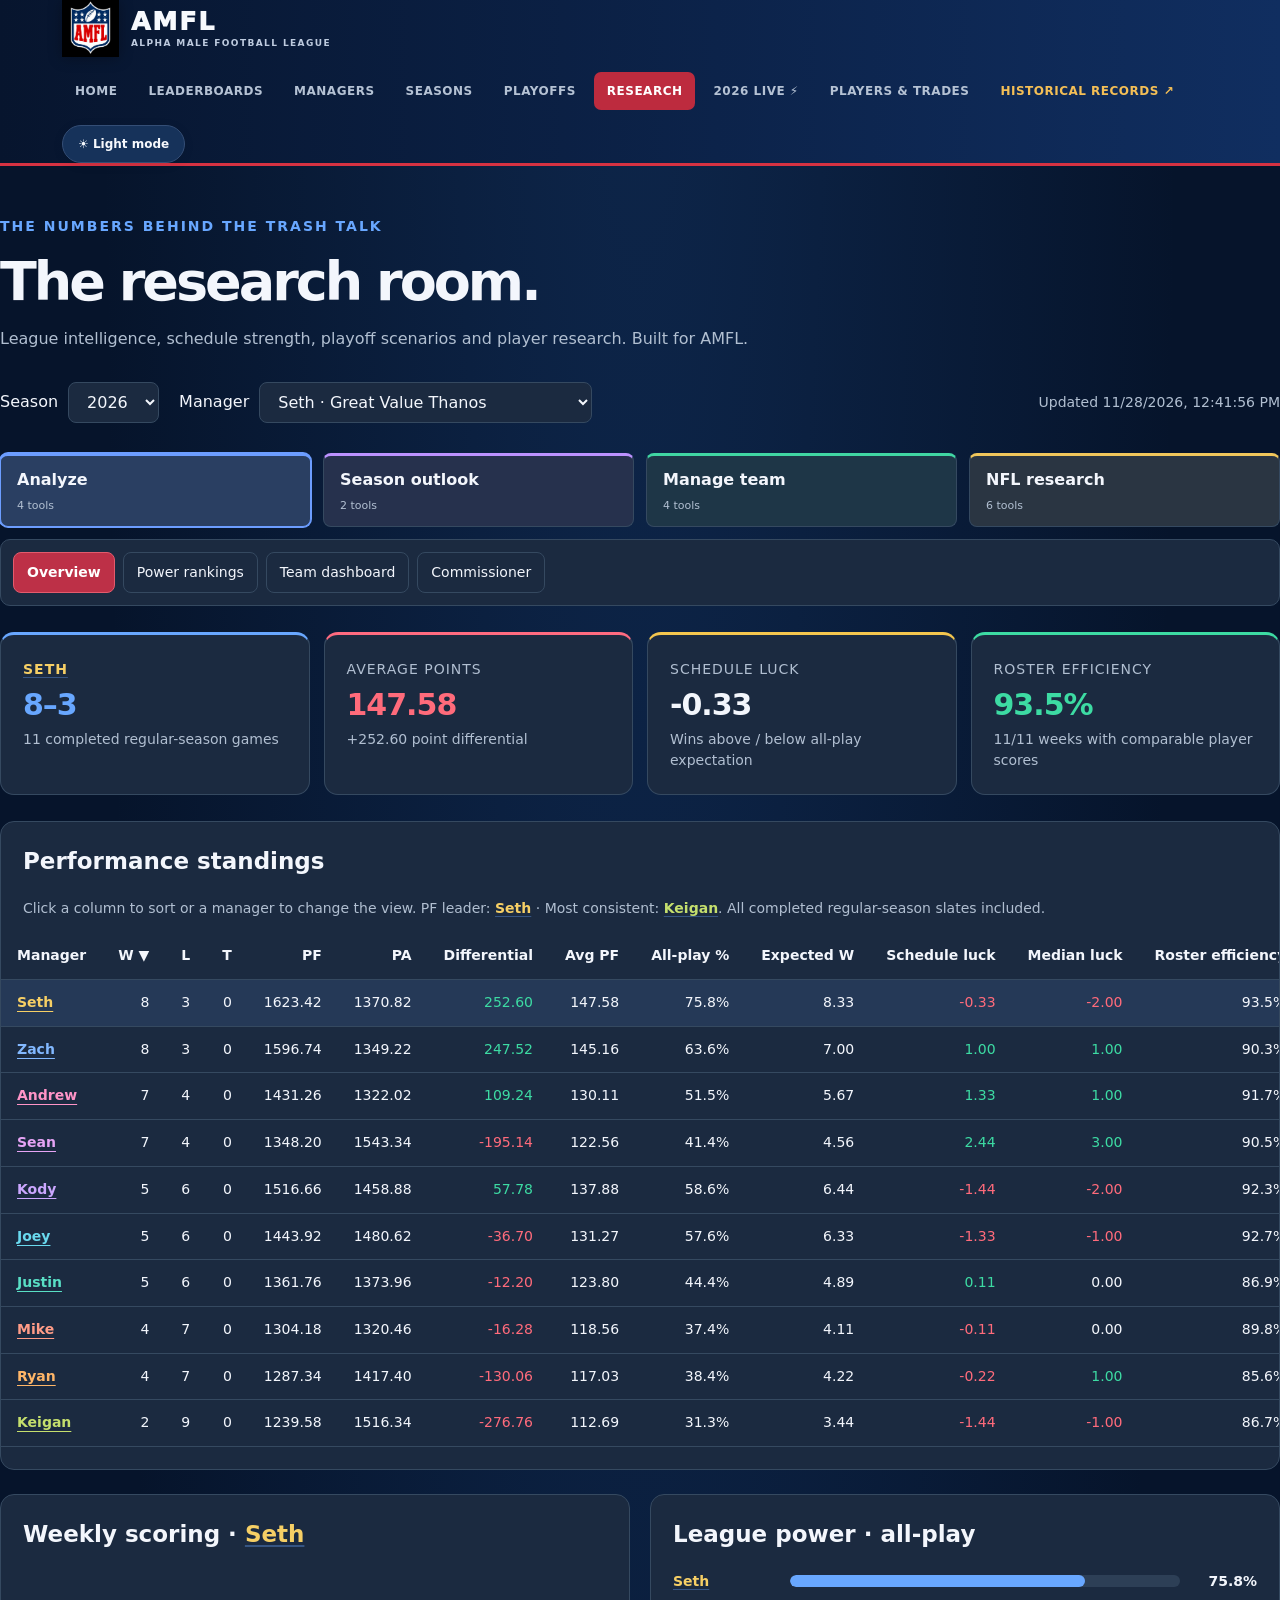
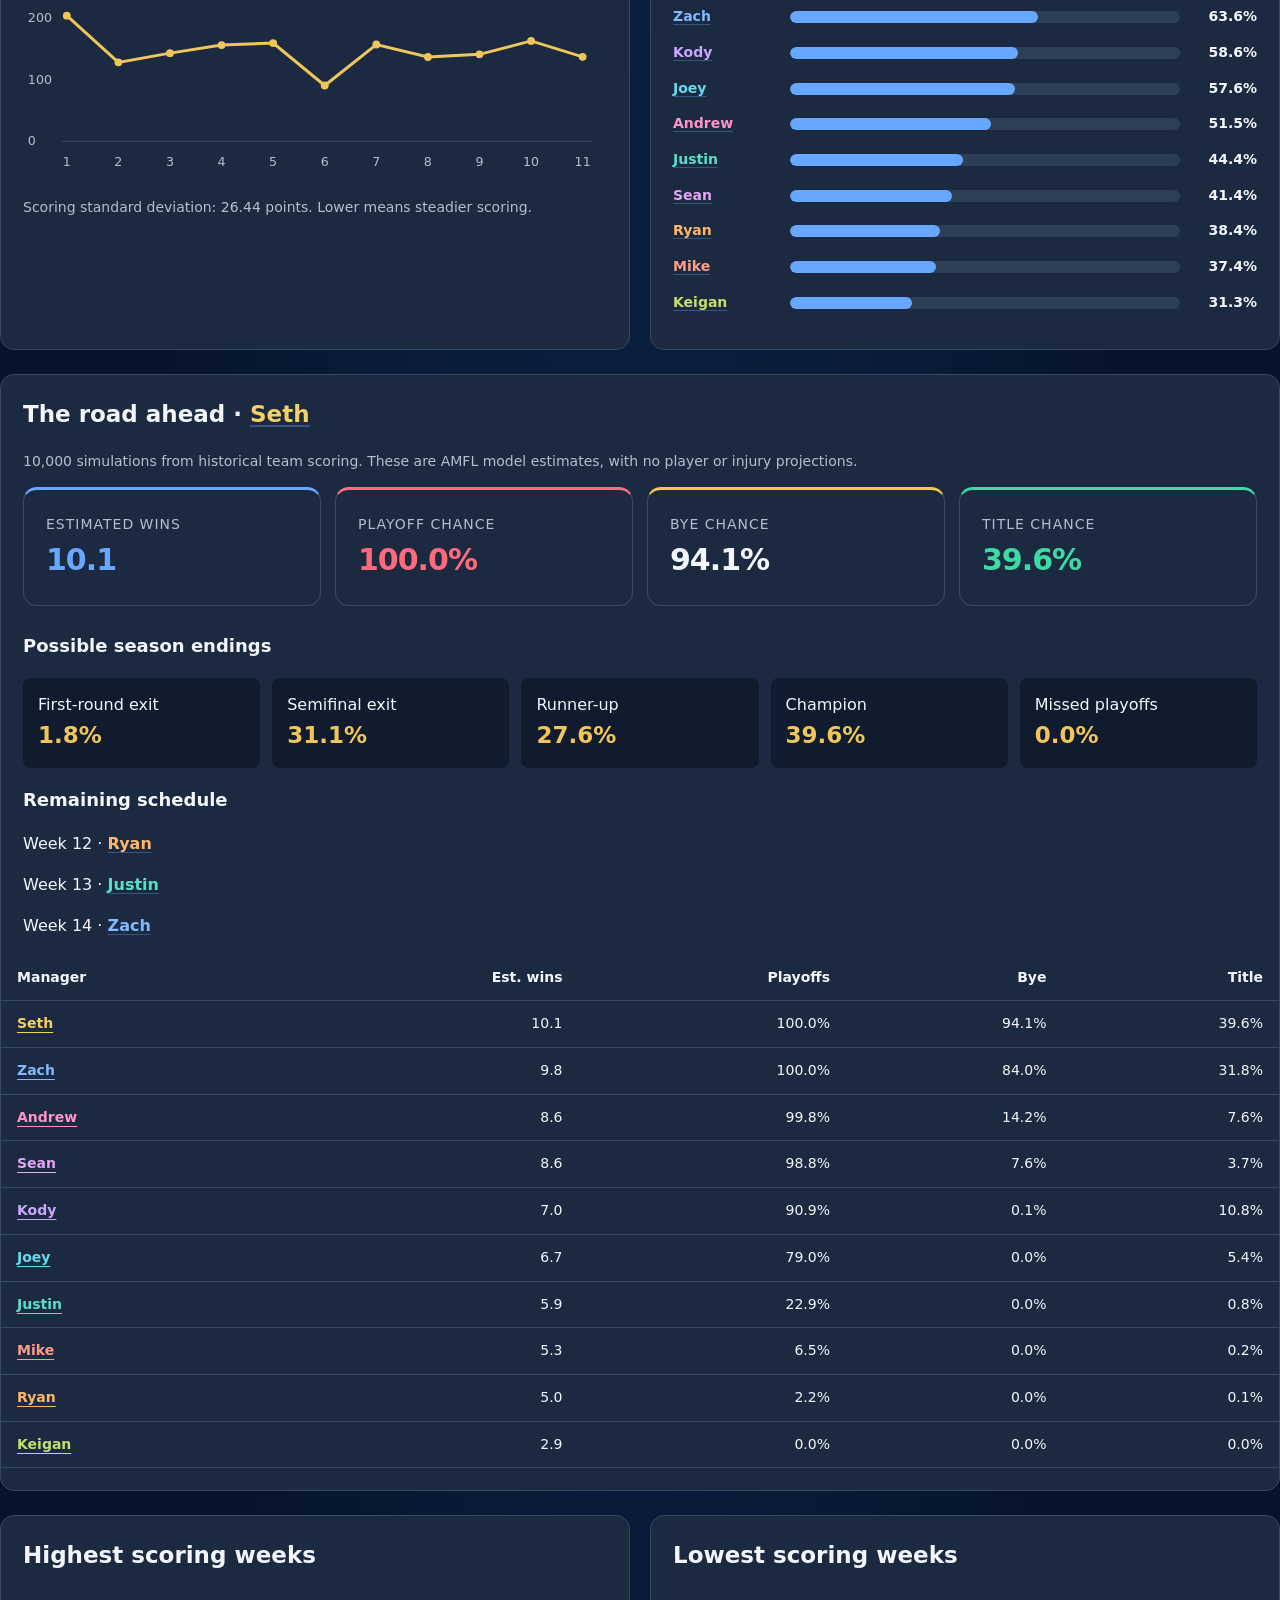
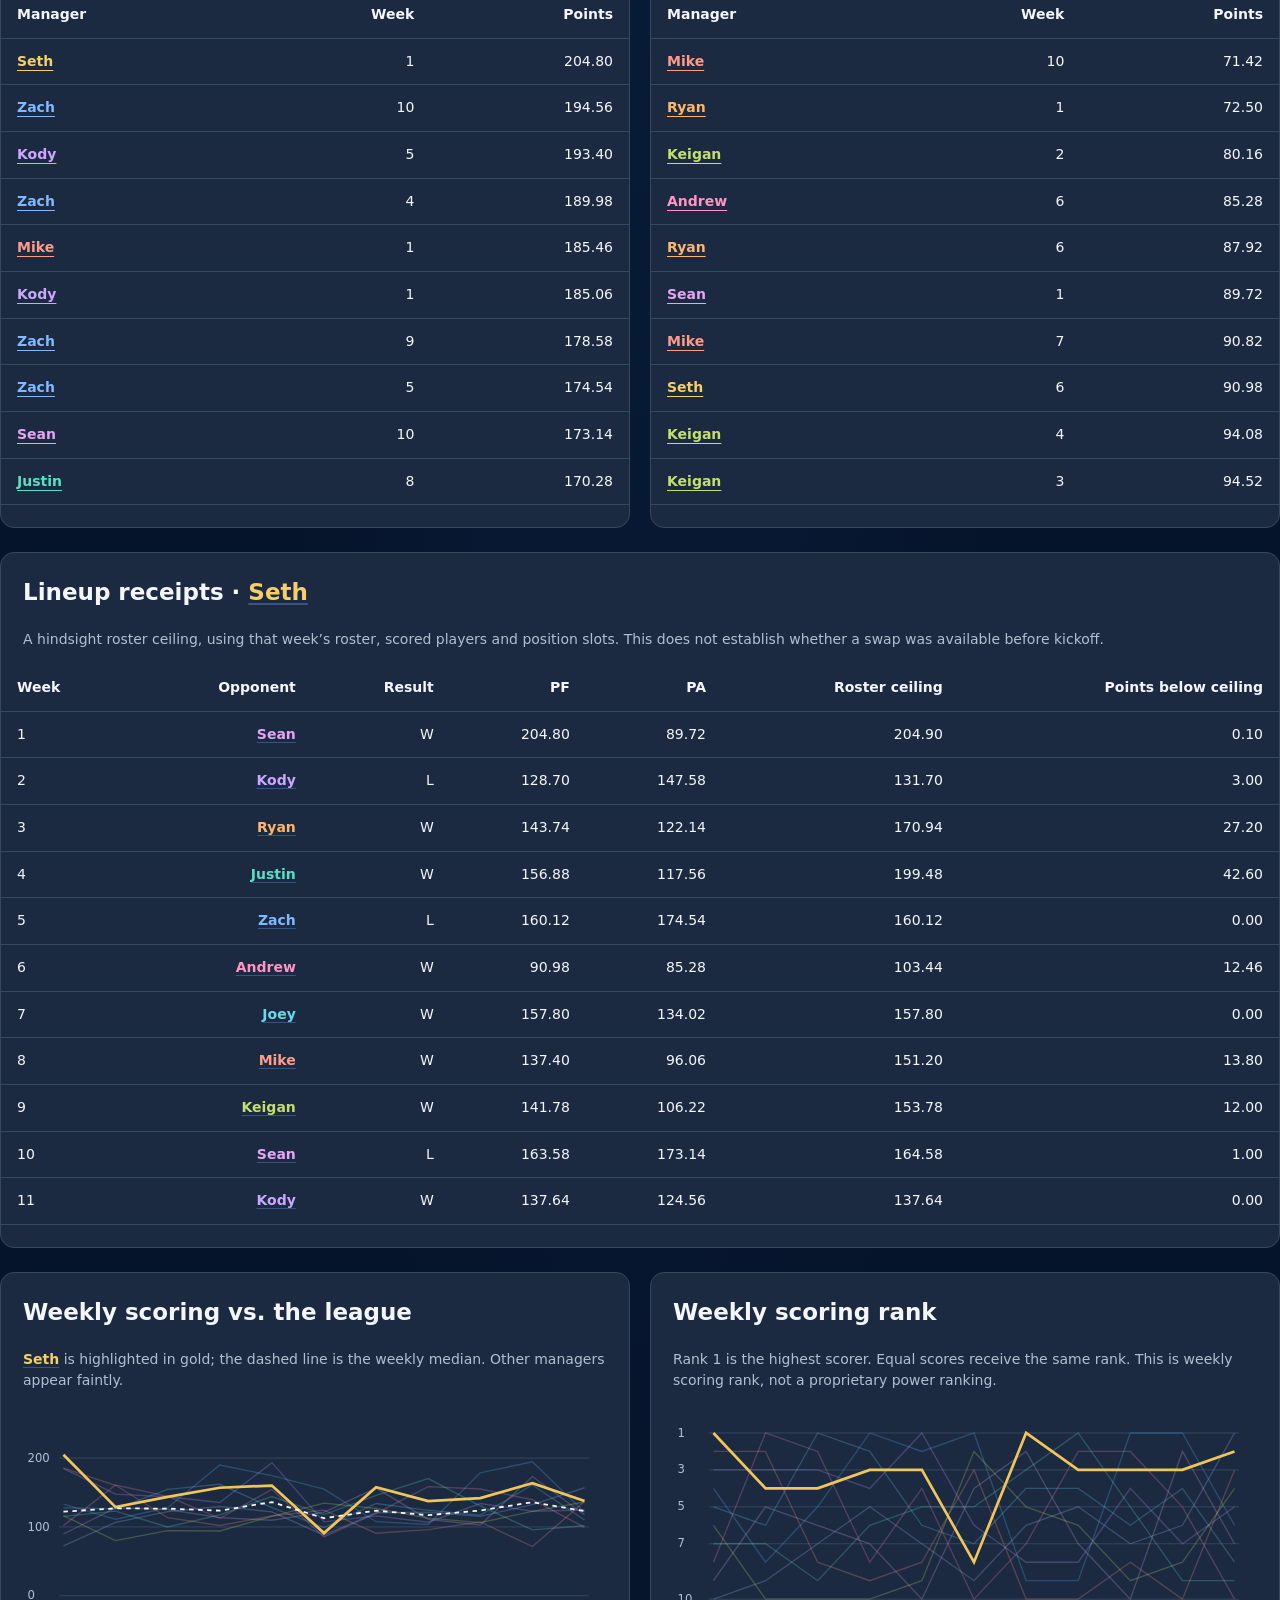
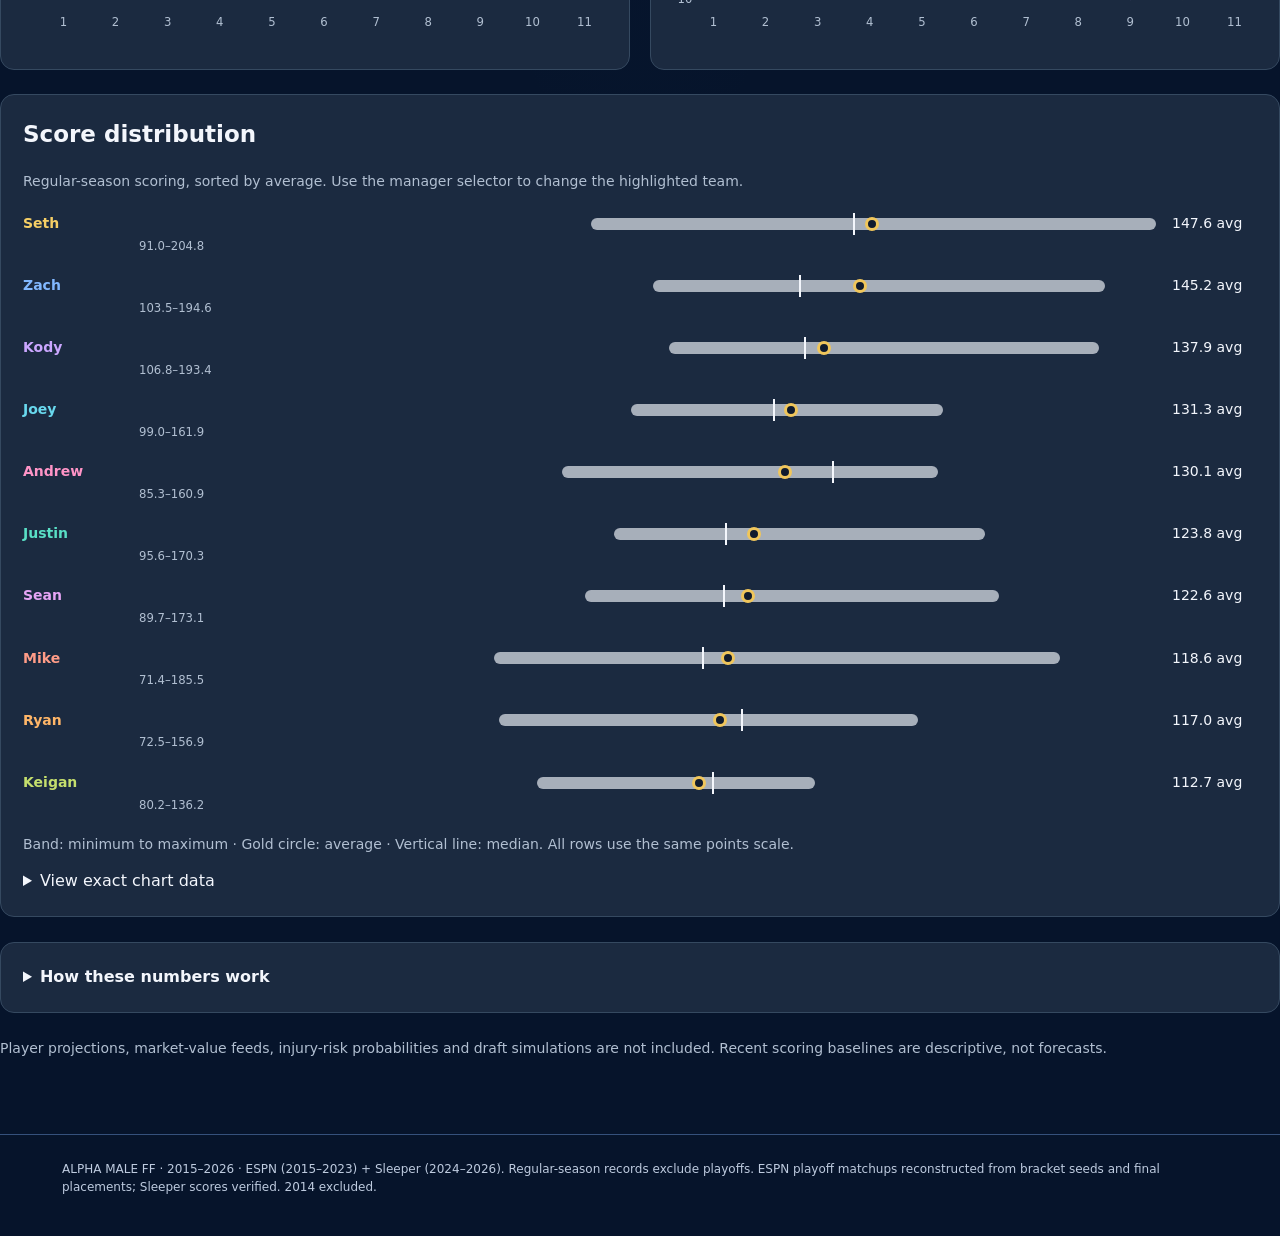
<file: analytics.html>
<!doctype html><html lang="en"><head><meta charset="utf-8"><meta name="viewport" content="width=device-width,initial-scale=1"><meta http-equiv="refresh" content="0;url=/#research"><title>AMFL Research</title></head><body><p><a href="/#research">Open Research in the AMFL website</a></p><script>location.replace("/#research")</script></body></html>
</file>
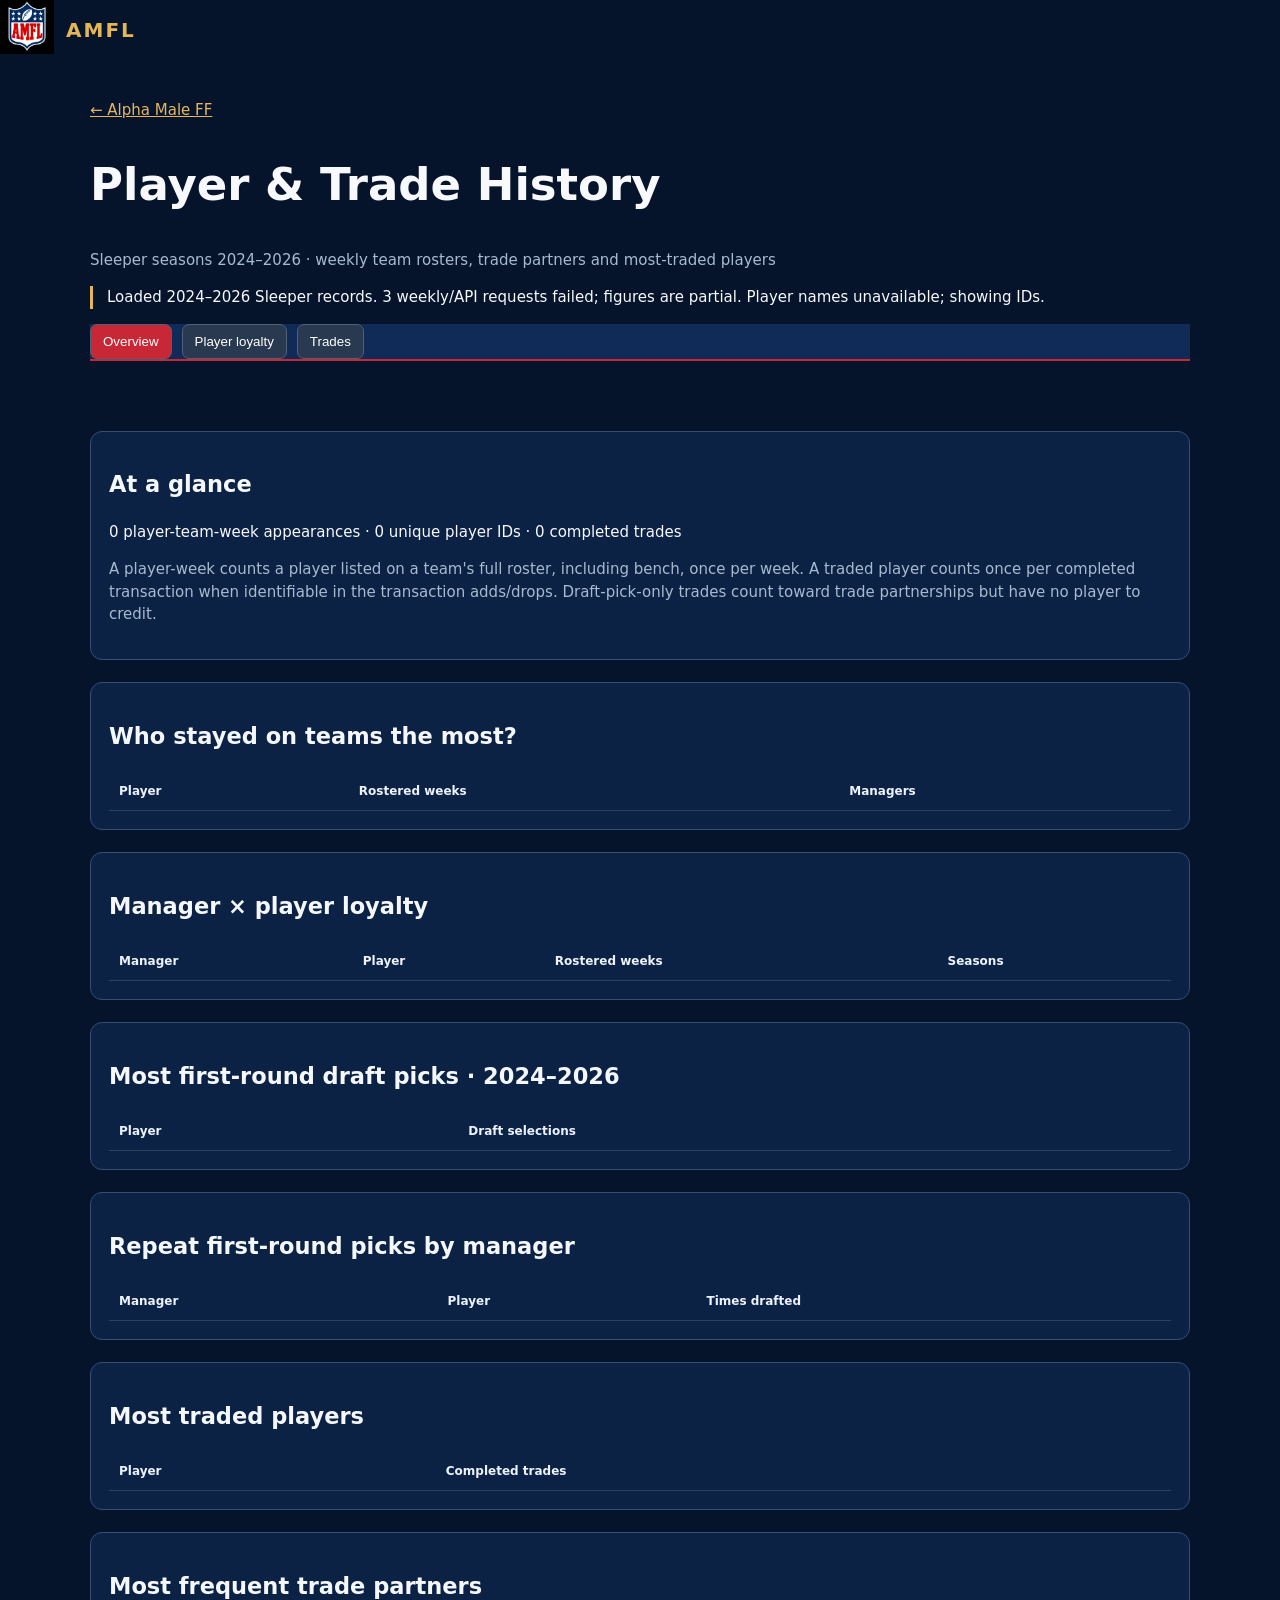
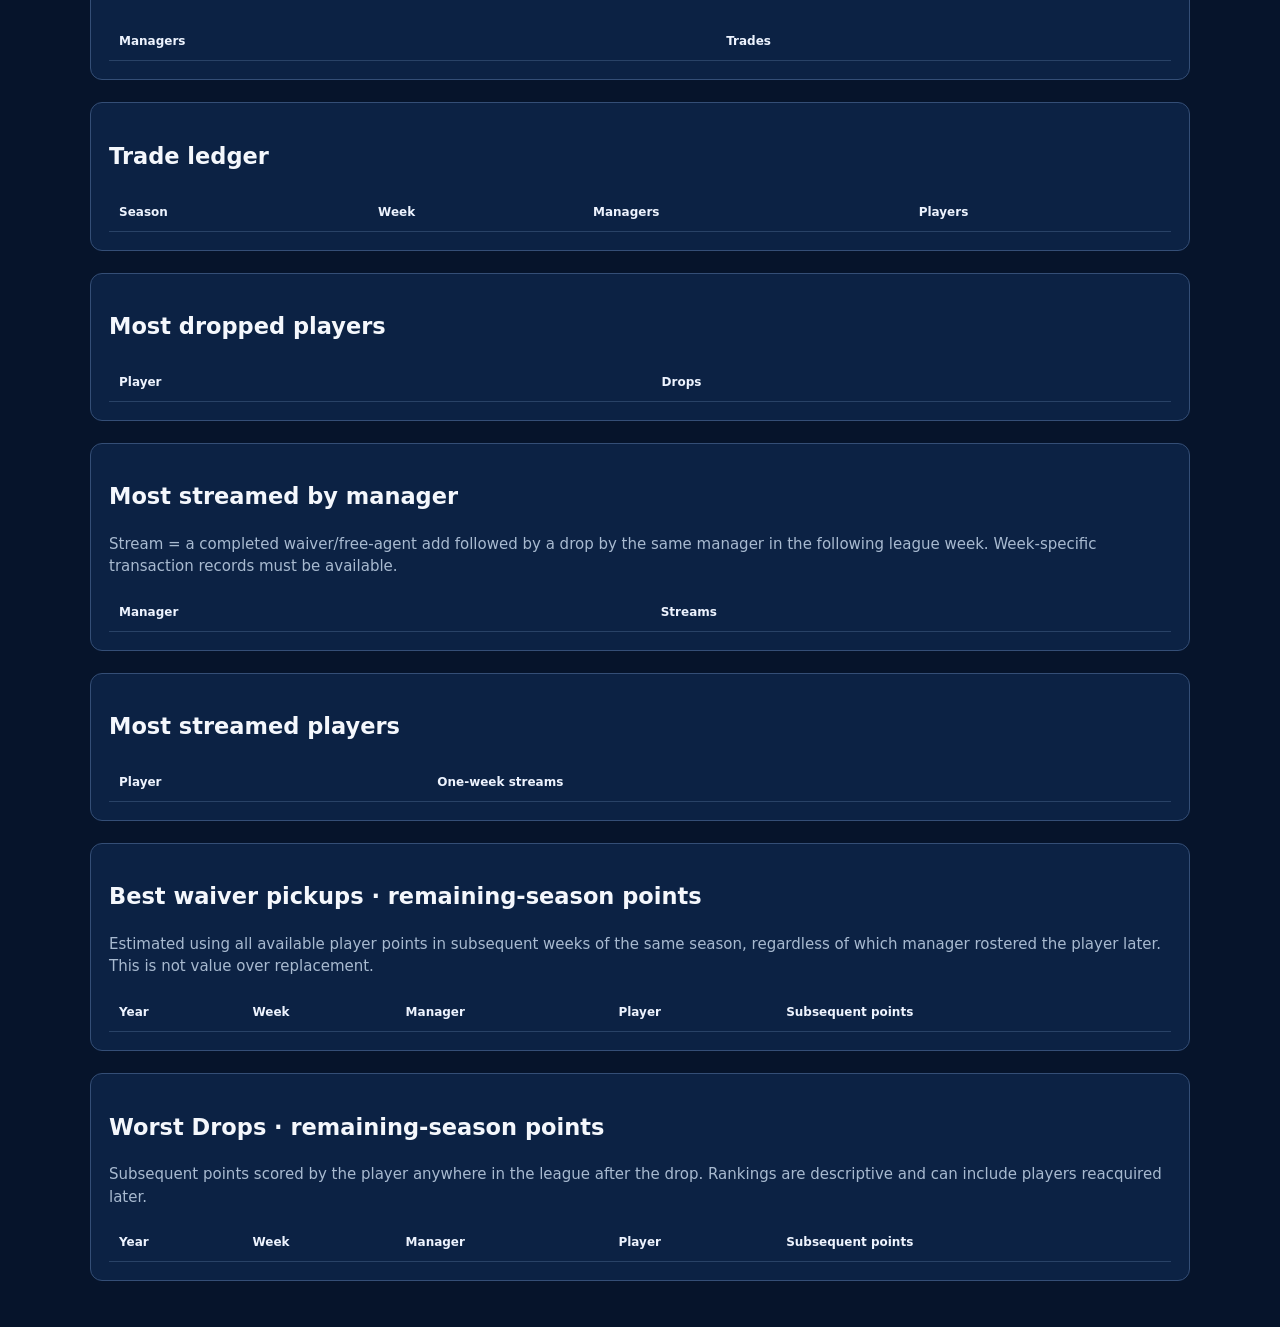
<file: player-history.html>
<!doctype html><html lang="en"><head><meta charset="utf-8"><meta name="viewport" content="width=device-width,initial-scale=1"><title>AMFL | Players & Trades</title><link rel="icon" type="image/svg+xml" href="/assets/amfl-shield.svg"><style>
:root{color-scheme:dark}body{font:15px/1.5 system-ui;background:#061225;color:#f3f5fa;margin:0}header,main{max-width:1100px;margin:auto;padding:24px}a{color:#e3b657}.muted{color:#a8bad0}h1{font-size:clamp(27px,5vw,45px)}h2{color:#e3b657}section{background:#0b1d35;padding:18px;margin:22px 0;border:1px solid #294266;border-radius:12px}table{width:100%;border-collapse:collapse}th,td{text-align:left;padding:10px;border-bottom:1px solid #294266}th{font-size:12px;color:#a8bad0}section>div{overflow-x:auto}button{background:#293950;color:white;padding:9px 12px;border:1px solid #4d6178;border-radius:7px;cursor:pointer}button.active{color:#e3b657}nav{display:flex;flex-wrap:wrap;gap:10px}.notice{border-left:3px solid #e3b657;padding-left:14px}
</style><style>
 /* AMFL red-white-blue companion-page theme */
 body{background:#06142b!important;color:#f7f9fd!important}
 header{border-bottom-color:#c82735!important}
 section{background:#0c2244!important;border-color:#344e76!important}
 th{color:#f2f5fc!important}
 a{color:#e6b75f!important}
 button.active{background:#c82735!important;color:#fff!important}
 nav{background:#102b57!important;border-bottom:2px solid #c82735!important}
 </style><style>
/* AMFL red-white-blue finishing theme */
:root{--gold:#dcb458;--blue:#2664bd;--red:#c82735;--text:#f6f8fd}
a, a:visited{color:#a7cbff}
a:hover{color:#fff}
button.active,.active{background-color:#c82735;color:#fff}
th{color:#edf3fe!important}
tbody tr:hover{background:rgba(42,105,190,.19)}
header strong{color:#fff}
section h2{color:#f4f7fc!important}
</style><style>
/* Responsive companion pages: phones, tablets and desktops */
html,body{max-width:100%;overflow-x:clip}
img,svg{max-width:100%;height:auto}
@media (max-width: 860px){header,main,.wrap{max-width:100%;min-width:0}.top,.controls{flex-wrap:wrap}}
@media (max-width: 700px){.panel,.tablewrap,section>div{max-width:100%;overflow-x:auto;-webkit-overflow-scrolling:touch}table{min-width:620px}.controls{display:flex;flex-wrap:wrap}.controls>*{max-width:100%}}
@media (max-width: 480px){header,main,.wrap{padding-left:14px!important;padding-right:14px!important}h1{font-size:clamp(27px,8vw,40px)}.metrics{grid-template-columns:repeat(2,minmax(0,1fr))}button,input,select{max-width:100%}}
</style><link rel="stylesheet" href="/amfl-theme.css?v=20261118-r11"></head><body class="players-page"><div style="display:flex;align-items:center;gap:12px;margin-bottom:14px"><a href="/" aria-label="AMFL Home"><img src="/assets/amfl-shield.png" onerror="this.onerror=null;this.src='/assets/amfl-shield.svg'" alt="AMFL" style="width:54px;height:54px;object-fit:contain"></a><strong style="font-size:20px;letter-spacing:2px;color:#e3b657">AMFL</strong></div><header><a href="/">← Alpha Male FF</a><h1>Player & Trade History</h1><p class="muted">Sleeper seasons 2024–2026 · weekly team rosters, trade partners and most-traded players</p><p class="notice" id="status">Loading weekly rosters and transactions…</p><nav><button class="active" data-tab="all">Overview</button><button data-tab="players">Player loyalty</button><button data-tab="trades">Trades</button></nav></header><main id="main"></main><script>
const leagues={2024:'1137184732384940032',2025:'1257118106497593344',2026:'1386887172610600960'};
const people={'G-wizz':'Mike',jlong11:'Justin',ryan14cook:'Ryan',ajgardner307:'Andrew',zbautista:'Zach',zbautista13:'Zach',sbautista:'Seth',KEEESHH:'Marcus',iamSeanWard:'Sean',Ko21:'Kody',jgargano:'Joey',KeiganW:'Keigan',jbitner24:'Jacob'};
const api='https://api.sleeper.app/v1';
const safe=s=>String(s??'').replace(/[&<>"']/g,c=>({'&':'&amp;','<':'&lt;','>':'&gt;','"':'&quot;',"'":'&#39;'}[c]));
const tabular=(heads,rows)=>'<div><table><thead><tr>'+heads.map(x=>'<th>'+safe(x)+'</th>').join('')+'</tr></thead><tbody>'+rows.map(r=>'<tr>'+r.map(x=>'<td>'+safe(x)+'</td>').join('')+'</tr>').join('')+'</tbody></table></div>';
async function get(url){const r=await fetch(url);if(!r.ok)throw Error('HTTP '+r.status);return r.json()}
const rosterWeeks=new Map(),playerManagers=new Map(),trades=[],draftPicks=[],failed=[],playerScores=new Map(),playerMoves=[];
let playerNames={},tab='all';
function name(id){const p=playerNames[id];return p?(p.full_name||[p.first_name,p.last_name].filter(Boolean).join(' ')):String(id)}
async function season(y,id,currentWeek){
 const [users,rosters,drafts]=await Promise.all([get(api+'/league/'+id+'/users'),get(api+'/league/'+id+'/rosters'),get(api+'/league/'+id+'/drafts').catch(()=>[])]);
 const byUser=new Map(users.map(x=>[String(x.user_id),x]));
 const rosterName=new Map(rosters.map(r=>{const u=byUser.get(String(r.owner_id))||{};const raw=u.display_name||u.username||'';return [Number(r.roster_id),people[raw]||people[u.username]||raw]}));
 const rounds=y===2026?Math.max(0,Math.min(18,currentWeek-1)):17;
 const weeks=await Promise.all(Array.from({length:rounds},(_,i)=>i+1).map(async w=>{
 try{return {week:w,matchups:await get(api+'/league/'+id+'/matchups/'+w),tx:await get(api+'/league/'+id+'/transactions/'+w)}}
 catch(e){failed.push(y+' Week '+w+' ('+e.message+')');return null}
 }));
 for(const draft of drafts){if(!draft.draft_id)continue;const picks=await get(api+'/draft/'+draft.draft_id+'/picks').catch(()=>[]);for(const pick of picks){const manager=rosterName.get(Number(pick.roster_id));if(manager&&pick.player_id)Number(pick.round)===1&&draftPicks.push({year:y,manager,player:pick.player_id})}}
 const seen=new Set();
 for(const data of weeks.filter(Boolean)){
 for(const r of data.matchups){for(const [id,pts] of Object.entries(r.players_points||{})){const k=y+'|'+data.week+'|'+id;if(!playerScores.has(k))playerScores.set(k,Number(pts)||0)}const manager=rosterName.get(Number(r.roster_id));if(!manager)continue;
 for(const id of new Set(r.players||[])){const mkey=y+'|'+data.week+'|'+manager+'|'+id;if(rosterWeeks.has(mkey))continue;rosterWeeks.set(mkey,{manager,player:id,year:y,week:data.week});const pm=playerManagers.get(id)||new Map();const one=pm.get(manager)||new Set();one.add(y);pm.set(manager,one);playerManagers.set(id,pm)}}
 for(const x of data.tx){if(x.status!=='complete'||seen.has(String(x.transaction_id)))continue;seen.add(String(x.transaction_id));if(x.type==='waiver'||x.type==='free_agent'){for(const [player,rosterId] of Object.entries(x.adds||{})){const manager=rosterName.get(Number(rosterId));if(manager)playerMoves.push({year:y,week:data.week,manager,player,kind:'add',via:x.type})}for(const [player,rosterId] of Object.entries(x.drops||{})){const manager=rosterName.get(Number(rosterId));if(manager)playerMoves.push({year:y,week:data.week,manager,player,kind:'drop',via:x.type})}}if(x.type!=='trade')continue;const parties=[...new Set((x.roster_ids||[]).map(id=>rosterName.get(Number(id))).filter(Boolean))];const ids=[...new Set([...Object.keys(x.adds||{}),...Object.keys(x.drops||{})])];trades.push({year:y,week:data.week,parties,players:ids,id:x.transaction_id})}
 }
}
function render(){
 const rows=[...rosterWeeks.values()],playerMap=new Map();
 for(const r of rows){const p=playerMap.get(r.player)||{id:r.player,weeks:0,managers:new Set()};p.weeks++;p.managers.add(r.manager);playerMap.set(r.player,p)}
 const ranked=[...playerMap.values()].sort((a,b)=>b.weeks-a.weeks);
 const loyalty=[...playerManagers].flatMap(([id,managers])=>[...managers].map(([manager,years])=>({id,manager,weeks:rows.filter(r=>r.player===id&&r.manager===manager).length,years:years.size}))).sort((a,b)=>b.weeks-a.weeks);
 const traded=new Map();for(const t of trades)for(const id of t.players)traded.set(id,(traded.get(id)||0)+1);
 const topTrades=[...traded].sort((a,b)=>b[1]-a[1]);
 const pairs=new Map();for(const t of trades)for(let i=0;i<t.parties.length;i++)for(let j=i+1;j<t.parties.length;j++){const k=[t.parties[i],t.parties[j]].sort().join(' | ');pairs.set(k,(pairs.get(k)||0)+1)}
 const topPairs=[...pairs].sort((a,b)=>b[1]-a[1]);
 const draftCounts=new Map(),draftCombos=new Map();
 for(const x of draftPicks){draftCounts.set(x.player,(draftCounts.get(x.player)||0)+1);const k=x.manager+'|'+x.player;draftCombos.set(k,(draftCombos.get(k)||0)+1)}
 const topDrafts=[...draftCounts].sort((a,b)=>b[1]-a[1]);
 const topDraftCombos=[...draftCombos].sort((a,b)=>b[1]-a[1]);
 const drafted='<section><h2>Most first-round draft picks · 2024–2026</h2>'+tabular(['Player','Draft selections'],topDrafts.slice(0,45).map(x=>[name(x[0]),x[1]]))+'</section><section><h2>Repeat first-round picks by manager</h2>'+tabular(['Manager','Player','Times drafted'],topDraftCombos.slice(0,35).map(x=>[x[0].split('|')[0],name(x[0].split('|')[1]),x[1]]))+'</section>';
 const overview='<section><h2>At a glance</h2><p>'+rows.length.toLocaleString()+' player-team-week appearances · '+playerMap.size+' unique player IDs · '+trades.length+' completed trades</p><p class="muted">A player-week counts a player listed on a team\'s full roster, including bench, once per week. A traded player counts once per completed transaction when identifiable in the transaction adds/drops. Draft-pick-only trades count toward trade partnerships but have no player to credit.</p></section>';
 const players='<section><h2>Who stayed on teams the most?</h2>'+tabular(['Player','Rostered weeks','Managers'],ranked.slice(0,35).map(x=>[name(x.id),x.weeks,x.managers.size]))+'</section><section><h2>Manager × player loyalty</h2>'+tabular(['Manager','Player','Rostered weeks','Seasons'],loyalty.slice(0,70).map(x=>[x.manager,name(x.id),x.weeks,x.years]))+'</section>';
 const dropped=new Map(),pickup=new Map(),streams=new Map(),streamedPlayers=new Map();
 const addMoves=playerMoves.filter(x=>x.kind==='add'),dropMoves=playerMoves.filter(x=>x.kind==='drop');
 for(const x of dropMoves)dropped.set(x.player,(dropped.get(x.player)||0)+1);
 const futurePoints=x=>{let total=0,scored=0;for(let w=x.week+1;w<=17;w++){const p=playerScores.get(x.year+'|'+w+'|'+x.player);if(p!==undefined){total+=p;scored++}}return scored?Math.round(total*100)/100:null};
 const goodPickups=addMoves.filter(x=>x.via==='waiver').map(x=>({...x,future:futurePoints(x)})).filter(x=>x.future!==null).sort((a,b)=>b.future-a.future);
 const dropEvents=new Map();for(const x of dropMoves){const k=[x.year,x.manager,x.player,x.week].join('|');if(!dropEvents.has(k))dropEvents.set(k,x)}const badDrops=[...dropEvents.values()].map(x=>({...x,future:futurePoints(x)})).filter(x=>x.future!==null).sort((a,b)=>b.future-a.future);
 const dropsByManager=new Map(dropMoves.map(x=>[x.year+'|'+x.manager+'|'+x.player+'|'+x.week,x]));
 for(const x of addMoves){if(dropsByManager.has(x.year+'|'+x.manager+'|'+x.player+'|'+(x.week+1))){streams.set(x.manager,(streams.get(x.manager)||0)+1);streamedPlayers.set(x.player,(streamedPlayers.get(x.player)||0)+1)}}
 const droppedRank=[...dropped].sort((a,b)=>b[1]-a[1]);
 const streamRank=[...streams].sort((a,b)=>b[1]-a[1]);
 const streamPlayersRank=[...streamedPlayers].sort((a,b)=>b[1]-a[1]);
 const waivers='<section><h2>Most dropped players</h2>'+tabular(['Player','Drops'],droppedRank.slice(0,40).map(x=>[name(x[0]),x[1]]))+'</section>'+
 '<section><h2>Most streamed by manager</h2><p class="muted">Stream = a completed waiver/free-agent add followed by a drop by the same manager in the following league week. Week-specific transaction records must be available.</p>'+tabular(['Manager','Streams'],streamRank.map(x=>[x[0],x[1]]))+'</section>'+
 '<section><h2>Most streamed players</h2>'+tabular(['Player','One-week streams'],streamPlayersRank.slice(0,45).map(x=>[name(x[0]),x[1]]))+'</section>'+
 '<section><h2>Best waiver pickups · remaining-season points</h2><p class="muted">Estimated using all available player points in subsequent weeks of the same season, regardless of which manager rostered the player later. This is not value over replacement.</p>'+tabular(['Year','Week','Manager','Player','Subsequent points'],goodPickups.slice(0,45).map(x=>[x.year,x.week,x.manager,name(x.player),x.future]))+'</section>'+
 '<section><h2>Worst Drops · remaining-season points</h2><p class="muted">Subsequent points scored by the player anywhere in the league after the drop. Rankings are descriptive and can include players reacquired later.</p>'+tabular(['Year','Week','Manager','Player','Subsequent points'],badDrops.filter((x,i,all)=>all.findIndex(y=>y.year===x.year&&y.player===x.player)===i).slice(0,45).map(x=>[x.year,x.week,x.manager,name(x.player),x.future]))+'</section>';
 const history='<section><h2>Most traded players</h2>'+tabular(['Player','Completed trades'],topTrades.slice(0,45).map(x=>[name(x[0]),x[1]]))+'</section><section><h2>Most frequent trade partners</h2>'+tabular(['Managers','Trades'],topPairs.map(x=>[x[0],x[1]]))+'</section><section><h2>Trade ledger</h2>'+tabular(['Season','Week','Managers','Players'],trades.sort((a,b)=>b.year-a.year||b.week-a.week).map(t=>[t.year,t.week,t.parties.join(' ↔ '),t.players.map(name).join(', ')||'Draft picks / FAAB']))+'</section>';
 document.querySelector('#main').innerHTML=overview+(tab==='all'||tab==='players'?players+drafted:'')+(tab==='all'||tab==='trades'?history+waivers:'');
}
document.querySelectorAll('[data-tab]').forEach(btn=>btn.onclick=()=>{tab=btn.dataset.tab;document.querySelectorAll('[data-tab]').forEach(b=>b.classList.toggle('active',b===btn));render()});
(async()=>{try{
 let state={};try{state=await get(api+'/state/nfl')}catch(e){try{const snapshot=await get('./data-2026.json');state={season:'2026',week:Math.max(1,...(snapshot.completed_weeks||[]).map(x=>Number(x.week)+1))}}catch(ignore){state={season:'2026',week:1}}}const w=String(state.season)==='2026'?Number(state.week||1):1;
 await Promise.all(Object.entries(leagues).map(async([y,id])=>{try{await season(Number(y),id,w)}catch(e){failed.push(y+': '+e.message)}}));
 render();document.querySelector('#status').textContent='Loaded 2024–2026 Sleeper records. '+(failed.length?failed.length+' weekly/API requests failed; figures are partial.':'All requested weekly endpoints responded.');
 try{const names=await get(api+'/players/nfl');playerNames=names;render()}catch(e){document.querySelector('#status').textContent+=' Player names unavailable; showing IDs.'}
 }catch(e){document.querySelector('#status').textContent='Could not load Sleeper data: '+e.message}})();
</script><script src="/responsive-tables.js?v=20261118-r11"></script></body></html>
</file>
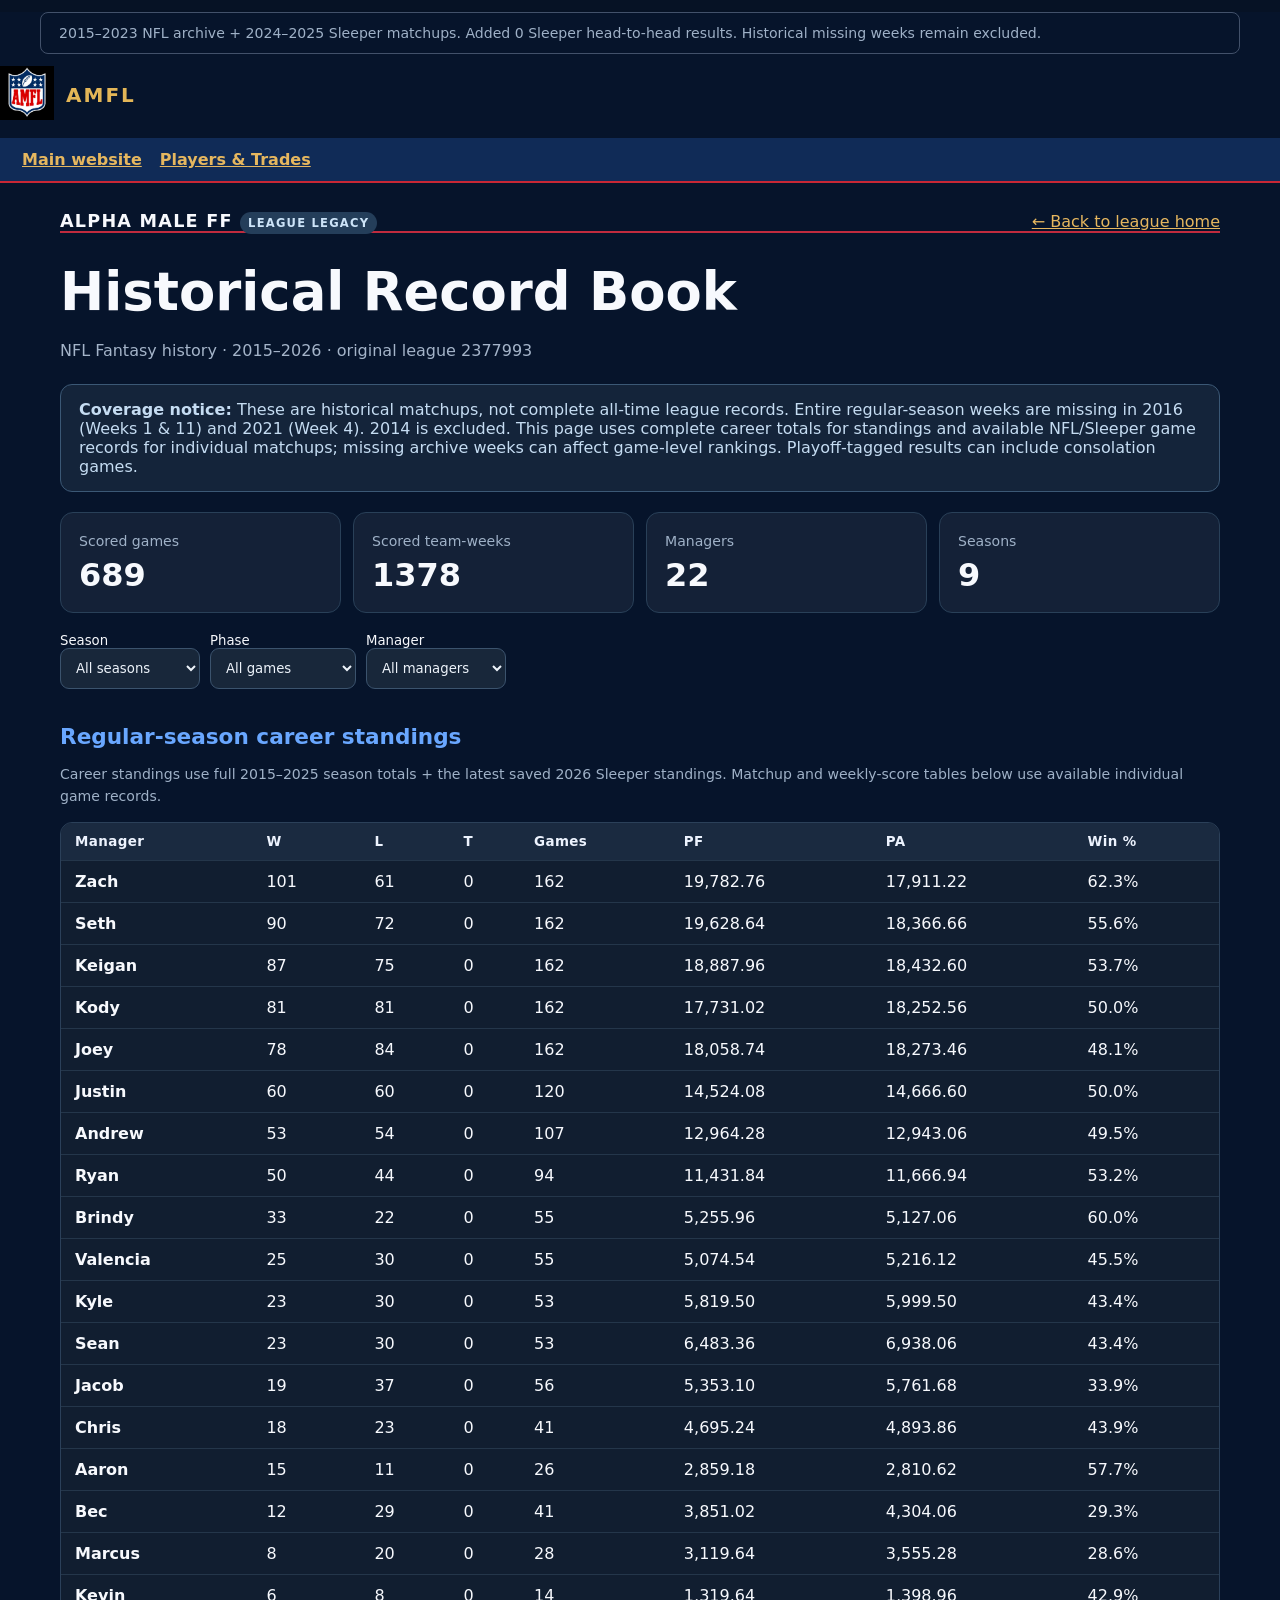
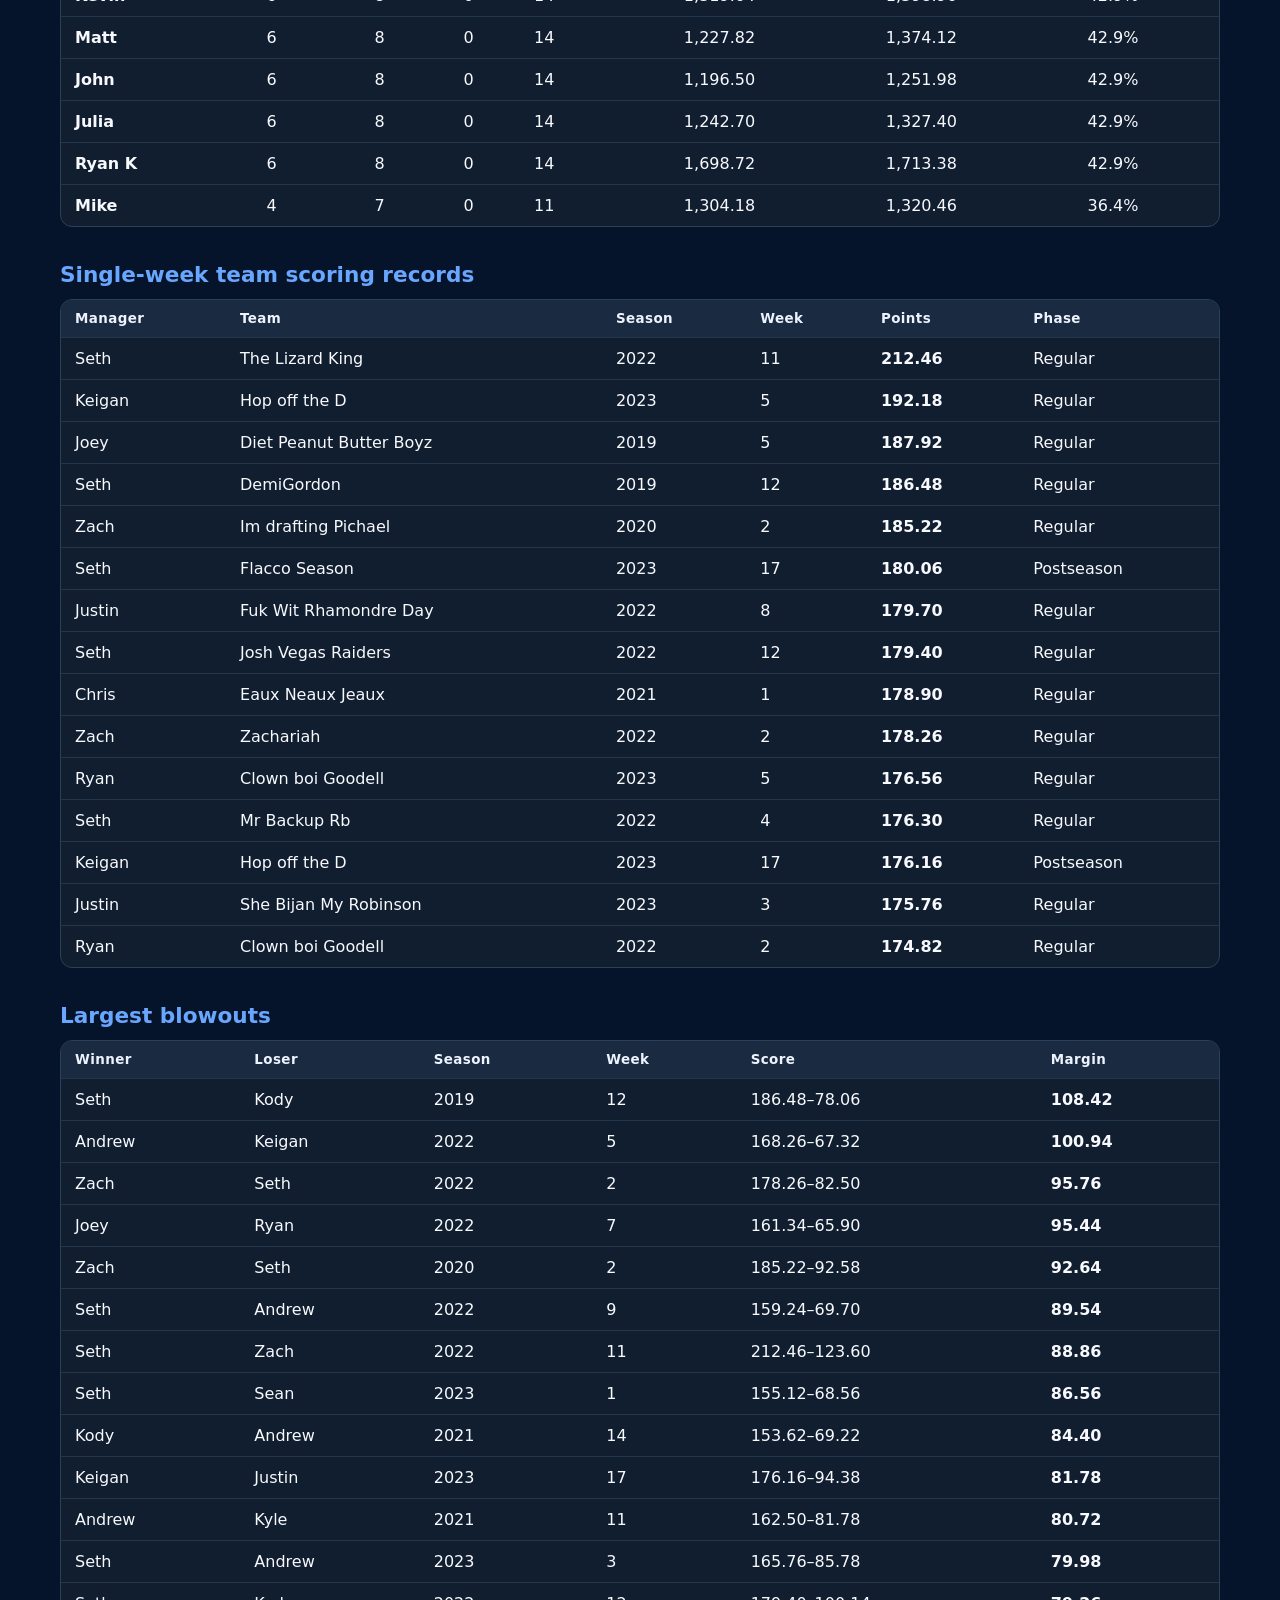
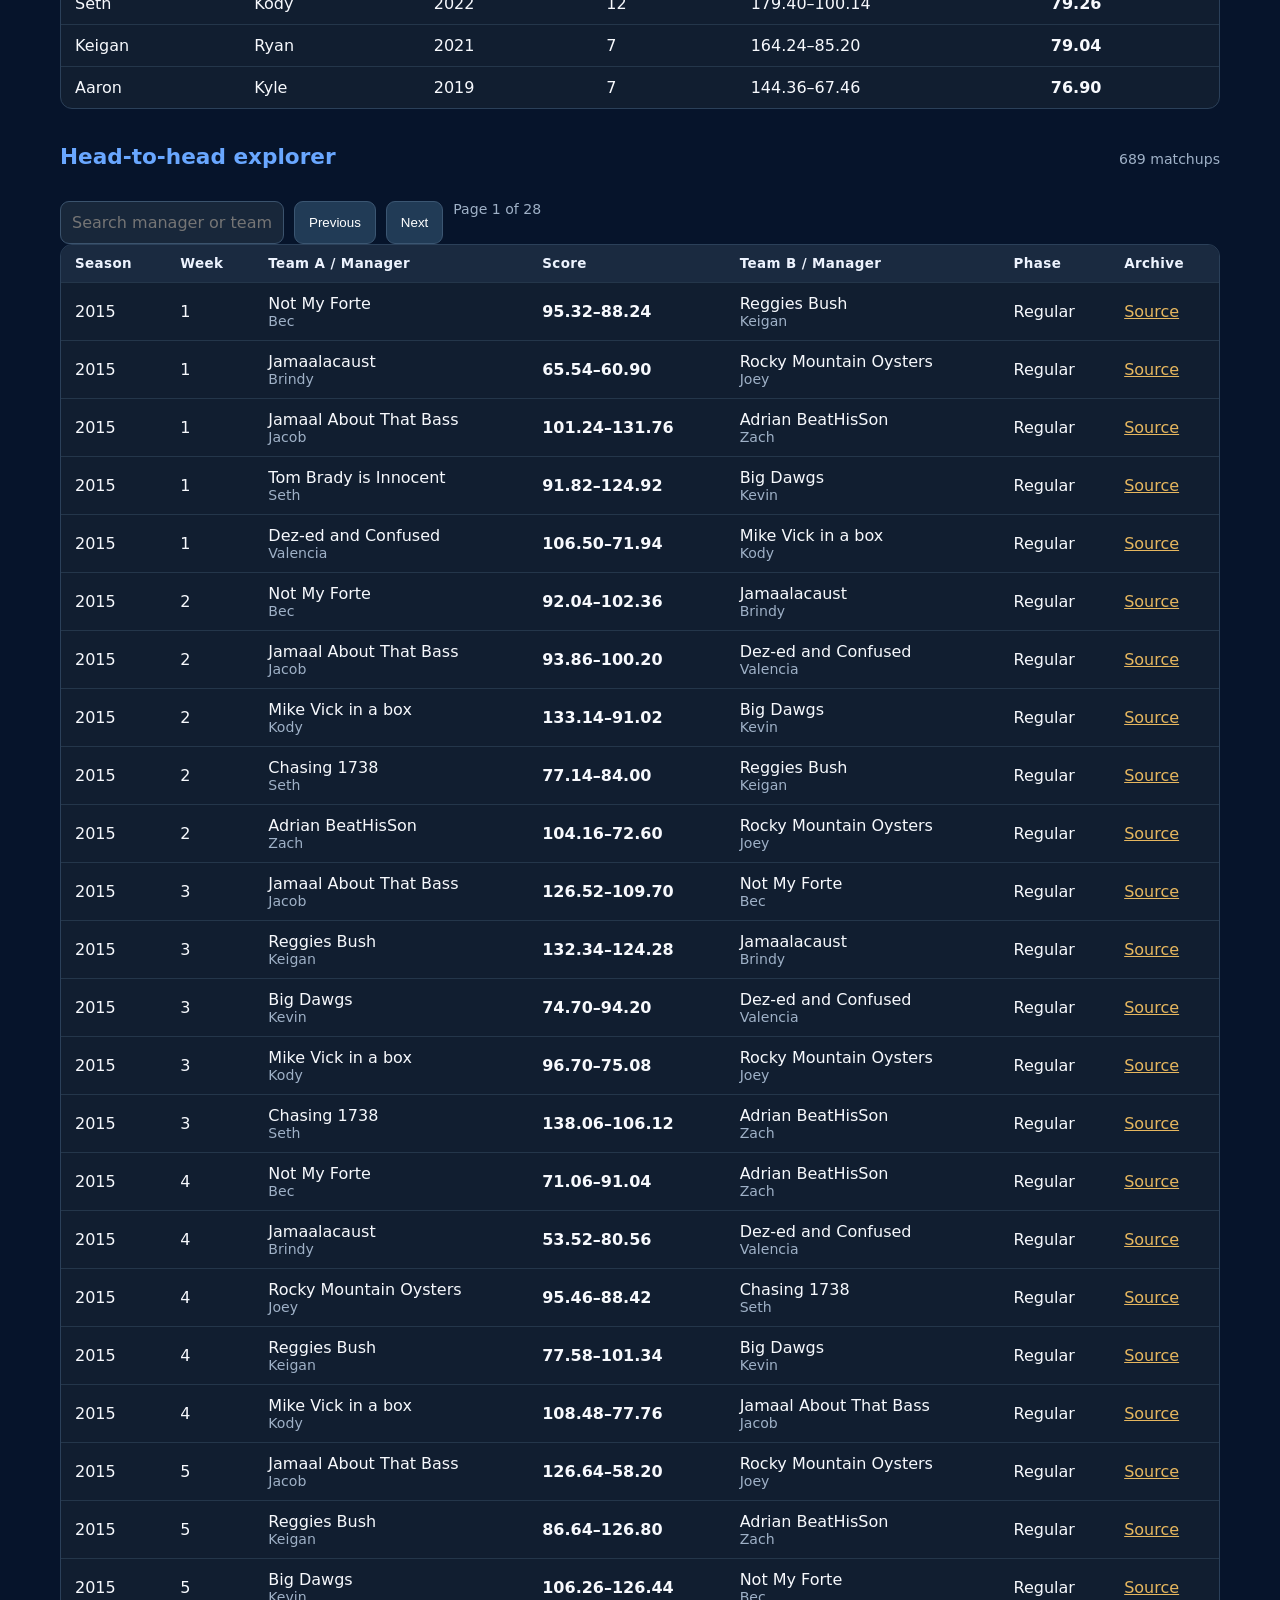
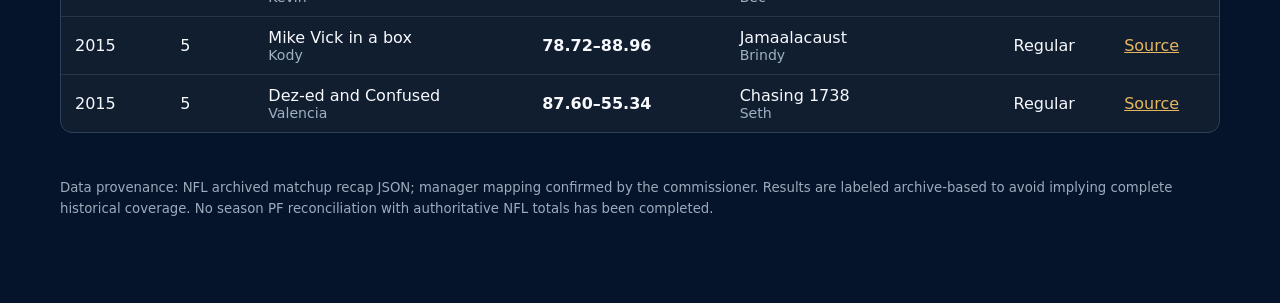
<file: records.html>
<!doctype html><html lang="en"><head><meta charset="utf-8"><meta name="viewport" content="width=device-width,initial-scale=1"><title>AMFL | Historical Records</title><link rel="icon" type="image/svg+xml" href="/assets/amfl-shield.svg"><style>
:root{color-scheme:dark;font-family:Inter,ui-sans-serif,system-ui,-apple-system,Segoe UI,sans-serif;background:#061225;color:#f3f5fa}*{box-sizing:border-box}body{margin:0;background:radial-gradient(circle at top right,#20344d,#0b1320 65%)}a{color:#74c5ff}.wrap{max-width:1200px;margin:auto;padding:28px 20px 70px}.top{display:flex;justify-content:space-between;gap:20px;align-items:center;flex-wrap:wrap}.brand{font-size:1.1rem;font-weight:800;letter-spacing:.07em}.subtitle{color:#a4b4c9}h1{font-size:clamp(2rem,5vw,3.3rem);margin:28px 0 8px}h2{margin:35px 0 12px;font-size:1.35rem}p{line-height:1.6}.notice{padding:15px 18px;border:1px solid #3b5875;border-radius:12px;background:#14243a;color:#c5dcf2;margin-top:20px}.controls{display:flex;gap:10px;flex-wrap:wrap;margin-top:20px}select,input{background:#18273a;border:1px solid #3b536d;color:#edf3fa;padding:11px;border-radius:9px;font:inherit;min-width:140px}.metrics{display:grid;grid-template-columns:repeat(auto-fit,minmax(155px,1fr));gap:12px;margin-top:20px}.tile{border:1px solid #294058;border-radius:13px;background:#142137;padding:18px}.tile b{display:block;font-size:2rem;margin-top:6px}.muted{color:#9fb1c7;font-size:.88rem}.panel{overflow-x:auto;border:1px solid #2b4059;border-radius:12px;background:#111e30}.tbl{width:100%;border-collapse:collapse;min-width:650px}.tbl th{text-align:left;color:#a9bdd2;font-weight:650;font-size:.84rem;letter-spacing:.03em;background:#1a2a40}.tbl td,.tbl th{padding:11px 14px;border-bottom:1px solid #24364a}.tbl tr:last-child td{border:0}.tbl tr:hover td{background:#20324a}.badge{font-size:.72rem;background:#243e5a;color:#cde4f8;border-radius:30px;padding:4px 8px}.small{font-size:.83rem}button{border:1px solid #3b5672;background:#213b56;color:#fff;padding:10px 14px;border-radius:9px;cursor:pointer}button:hover{background:#2c5072}.head{display:flex;align-items:baseline;justify-content:space-between;gap:12px;flex-wrap:wrap}.foot{margin-top:44px;color:#9bacbc;font-size:.83rem}</style><style>
 /* AMFL red-white-blue companion-page theme */
 body{background:#06142b!important;color:#f7f9fd!important}
 header{border-bottom-color:#c82735!important}
 section{background:#0c2244!important;border-color:#344e76!important}
 th{color:#f2f5fc!important}
 a{color:#e6b75f!important}
 button.active{background:#c82735!important;color:#fff!important}
 nav{background:#102b57!important;border-bottom:2px solid #c82735!important}
 </style><style>
/* AMFL red-white-blue finishing theme */
:root{--gold:#dcb458;--blue:#2664bd;--red:#c82735;--text:#f6f8fd}
a, a:visited{color:#a7cbff}
a:hover{color:#fff}
button.active,.active{background-color:#c82735;color:#fff}
th{color:#edf3fe!important}
tbody tr:hover{background:rgba(42,105,190,.19)}
header strong{color:#fff}
section h2{color:#f4f7fc!important}
</style><style>
/* Responsive companion pages: phones, tablets and desktops */
html,body{max-width:100%;overflow-x:clip}
img,svg{max-width:100%;height:auto}
@media (max-width: 860px){header,main,.wrap{max-width:100%;min-width:0}.top,.controls{flex-wrap:wrap}}
@media (max-width: 700px){.panel,.tablewrap,section>div{max-width:100%;overflow-x:auto;-webkit-overflow-scrolling:touch}table{min-width:620px}.controls{display:flex;flex-wrap:wrap}.controls>*{max-width:100%}}
@media (max-width: 480px){header,main,.wrap{padding-left:14px!important;padding-right:14px!important}h1{font-size:clamp(27px,8vw,40px)}.metrics{grid-template-columns:repeat(2,minmax(0,1fr))}button,input,select{max-width:100%}}
</style><link rel="stylesheet" href="/amfl-theme.css?v=20261118-r11"></head><body class="records-page"><div style="display:flex;align-items:center;gap:12px;margin-bottom:14px"><a href="/" aria-label="AMFL Home"><img src="/assets/amfl-shield.png" onerror="this.onerror=null;this.src='/assets/amfl-shield.svg'" alt="AMFL" style="width:54px;height:54px;object-fit:contain"></a><strong style="font-size:20px;letter-spacing:2px;color:#e3b657">AMFL</strong></div><nav style="padding:12px 22px;background:#0b1424;display:flex;gap:18px;flex-wrap:wrap;border-bottom:1px solid #28354b"><a href="/" style="color:#e3b657;font-weight:700">Main website</a><a href="/#players" onclick="return true" style="color:#e3b657;font-weight:700">Players &amp; Trades</a></nav><div class="wrap">
<div class="top"><div class="brand">ALPHA MALE FF <span class="badge">LEAGUE LEGACY</span></div><a href="/">← Back to league home</a></div>
<h1>Historical Record Book</h1><p class="subtitle">NFL Fantasy history · 2015–2026 · original league 2377993</p>
<div class="notice"><strong>Coverage notice:</strong> These are historical matchups, not complete all-time league records. Entire regular-season weeks are missing in 2016 (Weeks 1 &amp; 11) and 2021 (Week 4). 2014 is excluded. This page uses complete career totals for standings and available NFL/Sleeper game records for individual matchups; missing archive weeks can affect game-level rankings. Playoff-tagged results can include consolation games.</div>
<div class="metrics" id="metrics"></div>
<div class="controls"><label class="small">Season<br><select id="year"><option value="all">All seasons</option></select></label><label class="small">Phase<br><select id="phase"><option value="all">All games</option><option value="regular">Regular season</option><option value="playoff">Playoff-tagged</option></select></label><label class="small">Manager<br><select id="manager"><option value="all">All managers</option></select></label></div>
<h2>Regular-season career standings</h2><p class="muted" id="career-basis">Loading complete season totals…</p><div class="panel"><table class="tbl"><thead><tr><th>Manager</th><th>W</th><th>L</th><th>T</th><th>Games</th><th>PF</th><th>PA</th><th>Win %</th></tr></thead><tbody id="standings"></tbody></table></div>
<h2>Single-week team scoring records</h2><div class="panel"><table class="tbl"><thead><tr><th>Manager</th><th>Team</th><th>Season</th><th>Week</th><th>Points</th><th>Phase</th></tr></thead><tbody id="scoring"></tbody></table></div>
<h2>Largest blowouts</h2><div class="panel"><table class="tbl"><thead><tr><th>Winner</th><th>Loser</th><th>Season</th><th>Week</th><th>Score</th><th>Margin</th></tr></thead><tbody id="blowouts"></tbody></table></div>
<div class="head"><h2>Head-to-head explorer</h2><span class="muted" id="matchcount"></span></div><div class="controls"><input id="search" placeholder="Search manager or team" aria-label="Search matchups"><button id="prev">Previous</button><button id="next">Next</button><span id="page" class="muted"></span></div>
<div class="panel"><table class="tbl"><thead><tr><th>Season</th><th>Week</th><th>Team A / Manager</th><th>Score</th><th>Team B / Manager</th><th>Phase</th><th>Archive</th></tr></thead><tbody id="games"></tbody></table></div>
<p class="foot">Data provenance: NFL archived matchup recap JSON; manager mapping confirmed by the commissioner. Results are labeled archive-based to avoid implying complete historical coverage. No season PF reconciliation with authoritative NFL totals has been completed.</p></div>
<script id="embedded" type="application/json">{"games":[{"year":2015,"week":1,"playoff":false,"a":"Bec","b":"Keigan","aName":"Not My Forte","bName":"Reggies Bush","aScore":95.32,"bScore":88.24,"aId":11,"bId":5,"winner":"a","source":"https://nfl-fantasy.automatedinsights.com/content-prod/2015/week1/recap/e01c/2377993/5-11.json.gzip"},{"year":2015,"week":1,"playoff":false,"a":"Brindy","b":"Joey","aName":"Jamaalacaust","bName":"Rocky Mountain Oysters","aScore":65.54,"bScore":60.9,"aId":4,"bId":14,"winner":"a","source":"https://nfl-fantasy.automatedinsights.com/content-prod/2015/week1/recap/e01c/2377993/4-14.json.gzip"},{"year":2015,"week":1,"playoff":false,"a":"Jacob","b":"Zach","aName":"Jamaal About That Bass","bName":"Adrian BeatHisSon","aScore":101.24,"bScore":131.76,"aId":8,"bId":1,"winner":"b","source":"https://nfl-fantasy.automatedinsights.com/content-prod/2015/week1/recap/e01c/2377993/1-8.json.gzip"},{"year":2015,"week":1,"playoff":false,"a":"Seth","b":"Kevin","aName":"Tom Brady is Innocent","bName":"Big Dawgs","aScore":91.82,"bScore":124.92,"aId":3,"bId":2,"winner":"b","source":"https://nfl-fantasy.automatedinsights.com/content-prod/2015/week1/recap/e01c/2377993/2-3.json.gzip"},{"year":2015,"week":1,"playoff":false,"a":"Valencia","b":"Kody","aName":"Dez-ed and Confused","bName":"Mike Vick in a box","aScore":106.5,"bScore":71.94,"aId":9,"bId":6,"winner":"a","source":"https://nfl-fantasy.automatedinsights.com/content-prod/2015/week1/recap/e01c/2377993/6-9.json.gzip"},{"year":2015,"week":2,"playoff":false,"a":"Bec","b":"Brindy","aName":"Not My Forte","bName":"Jamaalacaust","aScore":92.04,"bScore":102.36,"aId":11,"bId":4,"winner":"b","source":"https://nfl-fantasy.automatedinsights.com/content-prod/2015/week2/recap/e01c/2377993/4-11.json.gzip"},{"year":2015,"week":2,"playoff":false,"a":"Jacob","b":"Valencia","aName":"Jamaal About That Bass","bName":"Dez-ed and Confused","aScore":93.86,"bScore":100.2,"aId":8,"bId":9,"winner":"b","source":"https://nfl-fantasy.automatedinsights.com/content-prod/2015/week2/recap/e01c/2377993/8-9.json.gzip"},{"year":2015,"week":2,"playoff":false,"a":"Kody","b":"Kevin","aName":"Mike Vick in a box","bName":"Big Dawgs","aScore":133.14,"bScore":91.02,"aId":6,"bId":2,"winner":"a","source":"https://nfl-fantasy.automatedinsights.com/content-prod/2015/week2/recap/e01c/2377993/2-6.json.gzip"},{"year":2015,"week":2,"playoff":false,"a":"Seth","b":"Keigan","aName":"Chasing 1738","bName":"Reggies Bush","aScore":77.14,"bScore":84,"aId":3,"bId":5,"winner":"b","source":"https://nfl-fantasy.automatedinsights.com/content-prod/2015/week2/recap/e01c/2377993/3-5.json.gzip"},{"year":2015,"week":2,"playoff":false,"a":"Zach","b":"Joey","aName":"Adrian BeatHisSon","bName":"Rocky Mountain Oysters","aScore":104.16,"bScore":72.6,"aId":1,"bId":14,"winner":"a","source":"https://nfl-fantasy.automatedinsights.com/content-prod/2015/week2/recap/e01c/2377993/1-14.json.gzip"},{"year":2015,"week":3,"playoff":false,"a":"Jacob","b":"Bec","aName":"Jamaal About That Bass","bName":"Not My Forte","aScore":126.52,"bScore":109.7,"aId":8,"bId":11,"winner":"a","source":"https://nfl-fantasy.automatedinsights.com/content-prod/2015/week3/recap/e01c/2377993/8-11.json.gzip"},{"year":2015,"week":3,"playoff":false,"a":"Keigan","b":"Brindy","aName":"Reggies Bush","bName":"Jamaalacaust","aScore":132.34,"bScore":124.28,"aId":5,"bId":4,"winner":"a","source":"https://nfl-fantasy.automatedinsights.com/content-prod/2015/week3/recap/e01c/2377993/4-5.json.gzip"},{"year":2015,"week":3,"playoff":false,"a":"Kevin","b":"Valencia","aName":"Big Dawgs","bName":"Dez-ed and Confused","aScore":74.7,"bScore":94.2,"aId":2,"bId":9,"winner":"b","source":"https://nfl-fantasy.automatedinsights.com/content-prod/2015/week3/recap/e01c/2377993/2-9.json.gzip"},{"year":2015,"week":3,"playoff":false,"a":"Kody","b":"Joey","aName":"Mike Vick in a box","bName":"Rocky Mountain Oysters","aScore":96.7,"bScore":75.08,"aId":6,"bId":14,"winner":"a","source":"https://nfl-fantasy.automatedinsights.com/content-prod/2015/week3/recap/e01c/2377993/6-14.json.gzip"},{"year":2015,"week":3,"playoff":false,"a":"Seth","b":"Zach","aName":"Chasing 1738","bName":"Adrian BeatHisSon","aScore":138.06,"bScore":106.12,"aId":3,"bId":1,"winner":"a","source":"https://nfl-fantasy.automatedinsights.com/content-prod/2015/week3/recap/e01c/2377993/1-3.json.gzip"},{"year":2015,"week":4,"playoff":false,"a":"Bec","b":"Zach","aName":"Not My Forte","bName":"Adrian BeatHisSon","aScore":71.06,"bScore":91.04,"aId":11,"bId":1,"winner":"b","source":"https://nfl-fantasy.automatedinsights.com/content-prod/2015/week4/recap/e01c/2377993/1-11.json.gzip"},{"year":2015,"week":4,"playoff":false,"a":"Brindy","b":"Valencia","aName":"Jamaalacaust","bName":"Dez-ed and Confused","aScore":53.52,"bScore":80.56,"aId":4,"bId":9,"winner":"b","source":"https://nfl-fantasy.automatedinsights.com/content-prod/2015/week4/recap/e01c/2377993/4-9.json.gzip"},{"year":2015,"week":4,"playoff":false,"a":"Joey","b":"Seth","aName":"Rocky Mountain Oysters","bName":"Chasing 1738","aScore":95.46,"bScore":88.42,"aId":14,"bId":3,"winner":"a","source":"https://nfl-fantasy.automatedinsights.com/content-prod/2015/week4/recap/e01c/2377993/3-14.json.gzip"},{"year":2015,"week":4,"playoff":false,"a":"Keigan","b":"Kevin","aName":"Reggies Bush","bName":"Big Dawgs","aScore":77.58,"bScore":101.34,"aId":5,"bId":2,"winner":"b","source":"https://nfl-fantasy.automatedinsights.com/content-prod/2015/week4/recap/e01c/2377993/2-5.json.gzip"},{"year":2015,"week":4,"playoff":false,"a":"Kody","b":"Jacob","aName":"Mike Vick in a box","bName":"Jamaal About That Bass","aScore":108.48,"bScore":77.76,"aId":6,"bId":8,"winner":"a","source":"https://nfl-fantasy.automatedinsights.com/content-prod/2015/week4/recap/e01c/2377993/6-8.json.gzip"},{"year":2015,"week":5,"playoff":false,"a":"Jacob","b":"Joey","aName":"Jamaal About That Bass","bName":"Rocky Mountain Oysters","aScore":126.64,"bScore":58.2,"aId":8,"bId":14,"winner":"a","source":"https://nfl-fantasy.automatedinsights.com/content-prod/2015/week5/recap/e01c/2377993/8-14.json.gzip"},{"year":2015,"week":5,"playoff":false,"a":"Keigan","b":"Zach","aName":"Reggies Bush","bName":"Adrian BeatHisSon","aScore":86.64,"bScore":126.8,"aId":5,"bId":1,"winner":"b","source":"https://nfl-fantasy.automatedinsights.com/content-prod/2015/week5/recap/e01c/2377993/1-5.json.gzip"},{"year":2015,"week":5,"playoff":false,"a":"Kevin","b":"Bec","aName":"Big Dawgs","bName":"Not My Forte","aScore":106.26,"bScore":126.44,"aId":2,"bId":11,"winner":"b","source":"https://nfl-fantasy.automatedinsights.com/content-prod/2015/week5/recap/e01c/2377993/2-11.json.gzip"},{"year":2015,"week":5,"playoff":false,"a":"Kody","b":"Brindy","aName":"Mike Vick in a box","bName":"Jamaalacaust","aScore":78.72,"bScore":88.96,"aId":6,"bId":4,"winner":"b","source":"https://nfl-fantasy.automatedinsights.com/content-prod/2015/week5/recap/e01c/2377993/4-6.json.gzip"},{"year":2015,"week":5,"playoff":false,"a":"Valencia","b":"Seth","aName":"Dez-ed and Confused","bName":"Chasing 1738","aScore":87.6,"bScore":55.34,"aId":9,"bId":3,"winner":"a","source":"https://nfl-fantasy.automatedinsights.com/content-prod/2015/week5/recap/e01c/2377993/3-9.json.gzip"},{"year":2015,"week":6,"playoff":false,"a":"Bec","b":"Seth","aName":"Not My Forte","bName":"Chasing 1738","aScore":104.82,"bScore":105.6,"aId":11,"bId":3,"winner":"b","source":"https://nfl-fantasy.automatedinsights.com/content-prod/2015/week6/recap/e01c/2377993/3-11.json.gzip"},{"year":2015,"week":6,"playoff":false,"a":"Brindy","b":"Kevin","aName":"Jamaalacaust","bName":"Big Dawgs","aScore":76.64,"bScore":107.7,"aId":4,"bId":2,"winner":"b","source":"https://nfl-fantasy.automatedinsights.com/content-prod/2015/week6/recap/e01c/2377993/2-4.json.gzip"},{"year":2015,"week":6,"playoff":false,"a":"Jacob","b":"Keigan","aName":"Jamaal About That Bass","bName":"Reggies Bush","aScore":87,"bScore":110.84,"aId":8,"bId":5,"winner":"b","source":"https://nfl-fantasy.automatedinsights.com/content-prod/2015/week6/recap/e01c/2377993/5-8.json.gzip"},{"year":2015,"week":6,"playoff":false,"a":"Joey","b":"Valencia","aName":"GetYaBruddahOuttaDishwasha","bName":"Dez-ed and Confused","aScore":132.62,"bScore":79.48,"aId":14,"bId":9,"winner":"a","source":"https://nfl-fantasy.automatedinsights.com/content-prod/2015/week6/recap/e01c/2377993/9-14.json.gzip"},{"year":2015,"week":6,"playoff":false,"a":"Zach","b":"Kody","aName":"Adrian BeatHisSon","bName":"Mike Vick in a box","aScore":131.28,"bScore":94.84,"aId":1,"bId":6,"winner":"a","source":"https://nfl-fantasy.automatedinsights.com/content-prod/2015/week6/recap/e01c/2377993/1-6.json.gzip"},{"year":2015,"week":7,"playoff":false,"a":"Brindy","b":"Seth","aName":"Jamaalacaust","bName":"Chasing 1738","aScore":95.38,"bScore":88.5,"aId":4,"bId":3,"winner":"a","source":"https://nfl-fantasy.automatedinsights.com/content-prod/2015/week7/recap/e01c/2377993/3-4.json.gzip"},{"year":2015,"week":7,"playoff":false,"a":"Joey","b":"Keigan","aName":"GetYaBruddahOuttaDishwasha","bName":"Reggies Bush","aScore":130.38,"bScore":91.7,"aId":14,"bId":5,"winner":"a","source":"https://nfl-fantasy.automatedinsights.com/content-prod/2015/week7/recap/e01c/2377993/5-14.json.gzip"},{"year":2015,"week":7,"playoff":false,"a":"Kevin","b":"Jacob","aName":"Big Dawgs","bName":"Jamaal About That Bass","aScore":126.22,"bScore":87.54,"aId":2,"bId":8,"winner":"a","source":"https://nfl-fantasy.automatedinsights.com/content-prod/2015/week7/recap/e01c/2377993/2-8.json.gzip"},{"year":2015,"week":7,"playoff":false,"a":"Kody","b":"Bec","aName":"Mike Vick in a box","bName":"Not My Forte","aScore":54.3,"bScore":106.84,"aId":6,"bId":11,"winner":"b","source":"https://nfl-fantasy.automatedinsights.com/content-prod/2015/week7/recap/e01c/2377993/6-11.json.gzip"},{"year":2015,"week":7,"playoff":false,"a":"Valencia","b":"Zach","aName":"Dez-ed and Confused","bName":"Adrian BeatHisSon","aScore":92.4,"bScore":126.8,"aId":9,"bId":1,"winner":"b","source":"https://nfl-fantasy.automatedinsights.com/content-prod/2015/week7/recap/e01c/2377993/1-9.json.gzip"},{"year":2015,"week":8,"playoff":false,"a":"Bec","b":"Joey","aName":"Not My Forte","bName":"GetYaBruddahOuttaDishwasha","aScore":95.14,"bScore":88.1,"aId":11,"bId":14,"winner":"a","source":"https://nfl-fantasy.automatedinsights.com/content-prod/2015/week8/recap/e01c/2377993/11-14.json.gzip"},{"year":2015,"week":8,"playoff":false,"a":"Jacob","b":"Brindy","aName":"Jamaal About That Bass","bName":"Jamaalacaust","aScore":88.38,"bScore":99.1,"aId":8,"bId":4,"winner":"b","source":"https://nfl-fantasy.automatedinsights.com/content-prod/2015/week8/recap/e01c/2377993/4-8.json.gzip"},{"year":2015,"week":8,"playoff":false,"a":"Keigan","b":"Valencia","aName":"Reggies Bush","bName":"Dez-ed and Confused","aScore":100.96,"bScore":106.2,"aId":5,"bId":9,"winner":"b","source":"https://nfl-fantasy.automatedinsights.com/content-prod/2015/week8/recap/e01c/2377993/5-9.json.gzip"},{"year":2015,"week":8,"playoff":false,"a":"Seth","b":"Kody","aName":"Chasing 1738","bName":"Mike Vick in a box","aScore":84.78,"bScore":83.42,"aId":3,"bId":6,"winner":"a","source":"https://nfl-fantasy.automatedinsights.com/content-prod/2015/week8/recap/e01c/2377993/3-6.json.gzip"},{"year":2015,"week":8,"playoff":false,"a":"Zach","b":"Kevin","aName":"Adrian BeatHisSon","bName":"Big Dawgs","aScore":137.84,"bScore":70.38,"aId":1,"bId":2,"winner":"a","source":"https://nfl-fantasy.automatedinsights.com/content-prod/2015/week8/recap/e01c/2377993/1-2.json.gzip"},{"year":2015,"week":9,"playoff":false,"a":"Bec","b":"Valencia","aName":"Not My Forte","bName":"Dez-ed and Confused","aScore":105.76,"bScore":133.78,"aId":11,"bId":9,"winner":"b","source":"https://nfl-fantasy.automatedinsights.com/content-prod/2015/week9/recap/e01c/2377993/9-11.json.gzip"},{"year":2015,"week":9,"playoff":false,"a":"Joey","b":"Kevin","aName":"GetYaBruddahOuttaDishwasha","bName":"Big Dawgs","aScore":91.88,"bScore":88.72,"aId":14,"bId":2,"winner":"a","source":"https://nfl-fantasy.automatedinsights.com/content-prod/2015/week9/recap/e01c/2377993/2-14.json.gzip"},{"year":2015,"week":9,"playoff":false,"a":"Kody","b":"Keigan","aName":"Mike Vick in a box","bName":"Reggies Bush","aScore":109.98,"bScore":91.42,"aId":6,"bId":5,"winner":"a","source":"https://nfl-fantasy.automatedinsights.com/content-prod/2015/week9/recap/e01c/2377993/5-6.json.gzip"},{"year":2015,"week":9,"playoff":false,"a":"Seth","b":"Jacob","aName":"Chasing 1738","bName":"Jamaal About That Bass","aScore":82.76,"bScore":130.24,"aId":3,"bId":8,"winner":"b","source":"https://nfl-fantasy.automatedinsights.com/content-prod/2015/week9/recap/e01c/2377993/3-8.json.gzip"},{"year":2015,"week":9,"playoff":false,"a":"Zach","b":"Brindy","aName":"Adrian BeatHisSon","bName":"Jamaalacaust","aScore":89.96,"bScore":116.96,"aId":1,"bId":4,"winner":"b","source":"https://nfl-fantasy.automatedinsights.com/content-prod/2015/week9/recap/e01c/2377993/1-4.json.gzip"},{"year":2015,"week":10,"playoff":false,"a":"Brindy","b":"Bec","aName":"Jamaalacaust","bName":"Not My Forte","aScore":95.58,"bScore":85.28,"aId":4,"bId":11,"winner":"a","source":"https://nfl-fantasy.automatedinsights.com/content-prod/2015/week10/recap/e01c/2377993/4-11.json.gzip"},{"year":2015,"week":10,"playoff":false,"a":"Jacob","b":"Valencia","aName":"Jamaal About That Bass","bName":"Dez-ed and Confused","aScore":82.58,"bScore":90.66,"aId":8,"bId":9,"winner":"b","source":"https://nfl-fantasy.automatedinsights.com/content-prod/2015/week10/recap/e01c/2377993/8-9.json.gzip"},{"year":2015,"week":10,"playoff":false,"a":"Kody","b":"Kevin","aName":"Mike Vick in a box","bName":"Big Dawgs","aScore":70.36,"bScore":93.24,"aId":6,"bId":2,"winner":"b","source":"https://nfl-fantasy.automatedinsights.com/content-prod/2015/week10/recap/e01c/2377993/2-6.json.gzip"},{"year":2015,"week":10,"playoff":false,"a":"Seth","b":"Keigan","aName":"Chasing 1738","bName":"Reggies Bush","aScore":84.52,"bScore":86.42,"aId":3,"bId":5,"winner":"b","source":"https://nfl-fantasy.automatedinsights.com/content-prod/2015/week10/recap/e01c/2377993/3-5.json.gzip"},{"year":2015,"week":10,"playoff":false,"a":"Zach","b":"Joey","aName":"Adrian BeatHisSon","bName":"Scoish Velociraptor Maloish","aScore":134.36,"bScore":88.32,"aId":1,"bId":14,"winner":"a","source":"https://nfl-fantasy.automatedinsights.com/content-prod/2015/week10/recap/e01c/2377993/1-14.json.gzip"},{"year":2015,"week":11,"playoff":false,"a":"Joey","b":"Jacob","aName":"Scoish Velociraptor Maloish","bName":"Jamaal About That Bass","aScore":51.66,"bScore":87.34,"aId":14,"bId":8,"winner":"b","source":"https://nfl-fantasy.automatedinsights.com/content-prod/2015/week11/recap/e01c/2377993/8-14.json.gzip"},{"year":2015,"week":11,"playoff":false,"a":"Keigan","b":"Valencia","aName":"Reggies Bush","bName":"Dez-ed and Confused","aScore":90.28,"bScore":77.8,"aId":5,"bId":9,"winner":"a","source":"https://nfl-fantasy.automatedinsights.com/content-prod/2015/week11/recap/e01c/2377993/5-9.json.gzip"},{"year":2015,"week":11,"playoff":false,"a":"Kevin","b":"Seth","aName":"Big Dawgs","bName":"Chasing 1738","aScore":90.8,"bScore":86.98,"aId":2,"bId":3,"winner":"a","source":"https://nfl-fantasy.automatedinsights.com/content-prod/2015/week11/recap/e01c/2377993/2-3.json.gzip"},{"year":2015,"week":11,"playoff":false,"a":"Kody","b":"Brindy","aName":"Mike Vick in a box","bName":"Jamaalacaust","aScore":123.1,"bScore":89.12,"aId":6,"bId":4,"winner":"a","source":"https://nfl-fantasy.automatedinsights.com/content-prod/2015/week11/recap/e01c/2377993/4-6.json.gzip"},{"year":2015,"week":11,"playoff":false,"a":"Zach","b":"Bec","aName":"Adrian BeatHisSon","bName":"Not My Forte","aScore":108.48,"bScore":68.6,"aId":1,"bId":11,"winner":"a","source":"https://nfl-fantasy.automatedinsights.com/content-prod/2015/week11/recap/e01c/2377993/1-11.json.gzip"},{"year":2015,"week":12,"playoff":false,"a":"Keigan","b":"Jacob","aName":"Reggies Bush","bName":"Jamaal About That Bass","aScore":102.24,"bScore":103.32,"aId":5,"bId":8,"winner":"b","source":"https://nfl-fantasy.automatedinsights.com/content-prod/2015/week12/recap/e01c/2377993/5-8.json.gzip"},{"year":2015,"week":12,"playoff":false,"a":"Kevin","b":"Bec","aName":"Big Dawgs","bName":"Not My Forte","aScore":70.7,"bScore":77.32,"aId":2,"bId":11,"winner":"b","source":"https://nfl-fantasy.automatedinsights.com/content-prod/2015/week12/recap/e01c/2377993/2-11.json.gzip"},{"year":2015,"week":12,"playoff":false,"a":"Kody","b":"Seth","aName":"Mike Vick in a box","bName":"Chasing 1738","aScore":99.5,"bScore":63.94,"aId":6,"bId":3,"winner":"a","source":"https://nfl-fantasy.automatedinsights.com/content-prod/2015/week12/recap/e01c/2377993/3-6.json.gzip"},{"year":2015,"week":12,"playoff":false,"a":"Valencia","b":"Joey","aName":"Dez-ed and Confused","bName":"Young Jameis","aScore":75.12,"bScore":80.38,"aId":9,"bId":14,"winner":"b","source":"https://nfl-fantasy.automatedinsights.com/content-prod/2015/week12/recap/e01c/2377993/9-14.json.gzip"},{"year":2015,"week":12,"playoff":false,"a":"Zach","b":"Brindy","aName":"Adrian BeatHisSon","bName":"Jamaalacaust","aScore":96.4,"bScore":82.94,"aId":1,"bId":4,"winner":"a","source":"https://nfl-fantasy.automatedinsights.com/content-prod/2015/week12/recap/e01c/2377993/1-4.json.gzip"},{"year":2015,"week":13,"playoff":false,"a":"Brindy","b":"Joey","aName":"Jamaalacaust","bName":"Young Jameis","aScore":112.78,"bScore":111,"aId":4,"bId":14,"winner":"a","source":"https://nfl-fantasy.automatedinsights.com/content-prod/2015/week13/recap/e01c/2377993/4-14.json.gzip"},{"year":2015,"week":13,"playoff":false,"a":"Jacob","b":"Bec","aName":"Jamaal About That Bass","bName":"Not My Forte","aScore":118.74,"bScore":99.8,"aId":8,"bId":11,"winner":"a","source":"https://nfl-fantasy.automatedinsights.com/content-prod/2015/week13/recap/e01c/2377993/8-11.json.gzip"},{"year":2015,"week":13,"playoff":false,"a":"Keigan","b":"Kevin","aName":"Reggies Bush","bName":"Big Dawgs","aScore":149.84,"bScore":83.82,"aId":5,"bId":2,"winner":"a","source":"https://nfl-fantasy.automatedinsights.com/content-prod/2015/week13/recap/e01c/2377993/2-5.json.gzip"},{"year":2015,"week":13,"playoff":false,"a":"Kody","b":"Valencia","aName":"Mike Vick in a box","bName":"Dez-ed and Confused","aScore":113.46,"bScore":59.28,"aId":6,"bId":9,"winner":"a","source":"https://nfl-fantasy.automatedinsights.com/content-prod/2015/week13/recap/e01c/2377993/6-9.json.gzip"},{"year":2015,"week":13,"playoff":false,"a":"Seth","b":"Zach","aName":"Chasing 1738","bName":"Adrian BeatHisSon","aScore":91.66,"bScore":116.88,"aId":3,"bId":1,"winner":"b","source":"https://nfl-fantasy.automatedinsights.com/content-prod/2015/week13/recap/e01c/2377993/1-3.json.gzip"},{"year":2015,"week":14,"playoff":false,"a":"Bec","b":"Joey","aName":"Not My Forte","bName":"Young Jameis","aScore":76.26,"bScore":55.32,"aId":11,"bId":14,"winner":"a","source":"https://nfl-fantasy.automatedinsights.com/content-prod/2015/week14/recap/e01c/2377993/11-14.json.gzip"},{"year":2015,"week":14,"playoff":false,"a":"Brindy","b":"Kevin","aName":"Jamaalacaust","bName":"Big Dawgs","aScore":94.38,"bScore":84.02,"aId":4,"bId":2,"winner":"a","source":"https://nfl-fantasy.automatedinsights.com/content-prod/2015/week14/recap/e01c/2377993/2-4.json.gzip"},{"year":2015,"week":14,"playoff":false,"a":"Jacob","b":"Kody","aName":"Jamaal About That Bass","bName":"Mike Vick in a box","aScore":134.5,"bScore":129.68,"aId":8,"bId":6,"winner":"a","source":"https://nfl-fantasy.automatedinsights.com/content-prod/2015/week14/recap/e01c/2377993/6-8.json.gzip"},{"year":2015,"week":14,"playoff":false,"a":"Valencia","b":"Seth","aName":"Dez-ed and Confused","bName":"Chasing 1738","aScore":75.88,"bScore":115.5,"aId":9,"bId":3,"winner":"b","source":"https://nfl-fantasy.automatedinsights.com/content-prod/2015/week14/recap/e01c/2377993/3-9.json.gzip"},{"year":2015,"week":14,"playoff":false,"a":"Zach","b":"Keigan","aName":"Adrian BeatHisSon","bName":"Reggies Bush","aScore":118.14,"bScore":96.6,"aId":1,"bId":5,"winner":"a","source":"https://nfl-fantasy.automatedinsights.com/content-prod/2015/week14/recap/e01c/2377993/1-5.json.gzip"},{"year":2015,"week":15,"playoff":true,"a":"Jacob","b":"Kody","aName":"Jamaal About That Bass","bName":"Mike Vick in a box","aScore":101.3,"bScore":141.26,"aId":8,"bId":6,"winner":"b","source":"https://nfl-fantasy.automatedinsights.com/content-prod/2015/week15/recap/e01c/2377993/6-8.json.gzip"},{"year":2015,"week":15,"playoff":true,"a":"Valencia","b":"Bec","aName":"Dez-ed and Confused","bName":"Not My Forte","aScore":97.74,"bScore":97.46,"aId":9,"bId":11,"winner":"a","source":"https://nfl-fantasy.automatedinsights.com/content-prod/2015/week15/recap/e01c/2377993/9-11.json.gzip"},{"year":2015,"week":16,"playoff":true,"a":"Joey","b":"Kevin","aName":"Young Jameis","bName":"Big Dawgs","aScore":58.44,"bScore":98.14,"aId":14,"bId":2,"winner":"b","source":"https://nfl-fantasy.automatedinsights.com/content-prod/2015/week16/recap/e01c/2377993/2-14.json.gzip"},{"year":2015,"week":16,"playoff":true,"a":"Keigan","b":"Seth","aName":"Reggies Bush","bName":"Chasing 1738","aScore":106.3,"bScore":135.62,"aId":5,"bId":3,"winner":"b","source":"https://nfl-fantasy.automatedinsights.com/content-prod/2015/week16/recap/e01c/2377993/3-5.json.gzip"},{"year":2015,"week":16,"playoff":true,"a":"Valencia","b":"Brindy","aName":"Dez-ed and Confused","bName":"Jamaalacaust","aScore":135.68,"bScore":74.76,"aId":9,"bId":4,"winner":"a","source":"https://nfl-fantasy.automatedinsights.com/content-prod/2015/week16/recap/e01c/2377993/4-9.json.gzip"},{"year":2015,"week":16,"playoff":true,"a":"Zach","b":"Kody","aName":"Adrian BeatHisSon","bName":"Mike Vick in a box","aScore":104.94,"bScore":64.06,"aId":1,"bId":6,"winner":"a","source":"https://nfl-fantasy.automatedinsights.com/content-prod/2015/week16/recap/e01c/2377993/1-6.json.gzip"},{"year":2015,"week":17,"playoff":true,"a":"Jacob","b":"Bec","aName":"Jamaal About That Bass","bName":"Not My Forte","aScore":100.12,"bScore":74.74,"aId":8,"bId":11,"winner":"a","source":"https://nfl-fantasy.automatedinsights.com/content-prod/2015/week17/recap/e01c/2377993/8-11.json.gzip"},{"year":2015,"week":17,"playoff":true,"a":"Keigan","b":"Joey","aName":"Reggies Bush","bName":"Young Jameis","aScore":72.96,"bScore":66.14,"aId":5,"bId":14,"winner":"a","source":"https://nfl-fantasy.automatedinsights.com/content-prod/2015/week17/recap/e01c/2377993/5-14.json.gzip"},{"year":2015,"week":17,"playoff":true,"a":"Kody","b":"Brindy","aName":"Mike Vick in a box","bName":"Jamaalacaust","aScore":68.68,"bScore":103.98,"aId":6,"bId":4,"winner":"b","source":"https://nfl-fantasy.automatedinsights.com/content-prod/2015/week17/recap/e01c/2377993/4-6.json.gzip"},{"year":2015,"week":17,"playoff":true,"a":"Seth","b":"Kevin","aName":"Chasing 1738","bName":"Big Dawgs","aScore":57.66,"bScore":74.04,"aId":3,"bId":2,"winner":"b","source":"https://nfl-fantasy.automatedinsights.com/content-prod/2015/week17/recap/e01c/2377993/2-3.json.gzip"},{"year":2015,"week":17,"playoff":true,"a":"Zach","b":"Valencia","aName":"Adrian BeatHisSon","bName":"Dez-ed and Confused","aScore":102.36,"bScore":102.42,"aId":1,"bId":9,"winner":"b","source":"https://nfl-fantasy.automatedinsights.com/content-prod/2015/week17/recap/e01c/2377993/1-9.json.gzip"},{"year":2016,"week":2,"playoff":false,"a":"Brindy","b":"Zach","aName":"Jamaalacaust","bName":"Lets Play Dick Chicken","aScore":93.66,"bScore":137.5,"aId":4,"bId":1,"winner":"b","source":"https://nfl-fantasy.automatedinsights.com/content-prod/2016/week2/recap/e01c/2377993/1-4.json.gzip"},{"year":2016,"week":2,"playoff":false,"a":"Jacob","b":"Valencia","aName":"Slob On My Cobb","bName":"Dez-ed and Confused","aScore":91.26,"bScore":92.12,"aId":8,"bId":9,"winner":"b","source":"https://nfl-fantasy.automatedinsights.com/content-prod/2016/week2/recap/e01c/2377993/8-9.json.gzip"},{"year":2016,"week":2,"playoff":false,"a":"Keigan","b":"Joey","aName":"Reggies Bush","bName":"Young Jameis","aScore":68.44,"bScore":77.72,"aId":5,"bId":14,"winner":"b","source":"https://nfl-fantasy.automatedinsights.com/content-prod/2016/week2/recap/e01c/2377993/5-14.json.gzip"},{"year":2016,"week":2,"playoff":false,"a":"Kody","b":"Bec","aName":"Laces Out Dan","bName":"Real Slim Brady","aScore":118.76,"bScore":66.52,"aId":6,"bId":11,"winner":"a","source":"https://nfl-fantasy.automatedinsights.com/content-prod/2016/week2/recap/e01c/2377993/6-11.json.gzip"},{"year":2016,"week":2,"playoff":false,"a":"Matt","b":"Seth","aName":"Bitch Get in My Carr","bName":"Jack Black or Joey Gargano","aScore":91.06,"bScore":88.12,"aId":7,"bId":3,"winner":"a","source":"https://nfl-fantasy.automatedinsights.com/content-prod/2016/week2/recap/e01c/2377993/3-7.json.gzip"},{"year":2016,"week":3,"playoff":false,"a":"Bec","b":"Matt","aName":"Real Slim Brady","bName":"Bitch Get in My Carr","aScore":109.04,"bScore":107.36,"aId":11,"bId":7,"winner":"a","source":"https://nfl-fantasy.automatedinsights.com/content-prod/2016/week3/recap/e01c/2377993/7-11.json.gzip"},{"year":2016,"week":3,"playoff":false,"a":"Joey","b":"Seth","aName":"Rocky Mountain Oysters","bName":"Jack Black or Joey Gargano","aScore":106.3,"bScore":121.48,"aId":14,"bId":3,"winner":"b","source":"https://nfl-fantasy.automatedinsights.com/content-prod/2016/week3/recap/e01c/2377993/3-14.json.gzip"},{"year":2016,"week":3,"playoff":false,"a":"Keigan","b":"Jacob","aName":"Reggies Bush","bName":"Slob On My Cobb","aScore":129.68,"bScore":90.88,"aId":5,"bId":8,"winner":"a","source":"https://nfl-fantasy.automatedinsights.com/content-prod/2016/week3/recap/e01c/2377993/5-8.json.gzip"},{"year":2016,"week":3,"playoff":false,"a":"Valencia","b":"Brindy","aName":"Dez-ed and Confused","bName":"Jamaalacaust","aScore":79.8,"bScore":76.88,"aId":9,"bId":4,"winner":"a","source":"https://nfl-fantasy.automatedinsights.com/content-prod/2016/week3/recap/e01c/2377993/4-9.json.gzip"},{"year":2016,"week":3,"playoff":false,"a":"Zach","b":"Kody","aName":"Lets Play Dick Chicken","bName":"Laces Out Dan","aScore":69.74,"bScore":85.62,"aId":1,"bId":6,"winner":"b","source":"https://nfl-fantasy.automatedinsights.com/content-prod/2016/week3/recap/e01c/2377993/1-6.json.gzip"},{"year":2016,"week":4,"playoff":false,"a":"Kody","b":"Brindy","aName":"Laces Out Dan","bName":"Jamaalacaust","aScore":95.56,"bScore":86.52,"aId":6,"bId":4,"winner":"a","source":"https://nfl-fantasy.automatedinsights.com/content-prod/2016/week4/recap/e01c/2377993/4-6.json.gzip"},{"year":2016,"week":4,"playoff":false,"a":"Matt","b":"Keigan","aName":"Bitch Get in My Carr","bName":"Reggies Bush","aScore":100.66,"bScore":102.28,"aId":7,"bId":5,"winner":"b","source":"https://nfl-fantasy.automatedinsights.com/content-prod/2016/week4/recap/e01c/2377993/5-7.json.gzip"},{"year":2016,"week":4,"playoff":false,"a":"Seth","b":"Jacob","aName":"Jacob has an Extra Chromosome","bName":"Slob On My Cobb","aScore":107.3,"bScore":95.8,"aId":3,"bId":8,"winner":"a","source":"https://nfl-fantasy.automatedinsights.com/content-prod/2016/week4/recap/e01c/2377993/3-8.json.gzip"},{"year":2016,"week":4,"playoff":false,"a":"Valencia","b":"Bec","aName":"Dez-ed and Confused","bName":"Real Slim Brady","aScore":92.54,"bScore":87.08,"aId":9,"bId":11,"winner":"a","source":"https://nfl-fantasy.automatedinsights.com/content-prod/2016/week4/recap/e01c/2377993/9-11.json.gzip"},{"year":2016,"week":4,"playoff":false,"a":"Zach","b":"Joey","aName":"Lets Play Dick Chicken","bName":"The Cheeseburger Eddie's","aScore":110.06,"bScore":46.94,"aId":1,"bId":14,"winner":"a","source":"https://nfl-fantasy.automatedinsights.com/content-prod/2016/week4/recap/e01c/2377993/1-14.json.gzip"},{"year":2016,"week":5,"playoff":false,"a":"Bec","b":"Seth","aName":"Real Slim Brady","bName":"I can't hold my liquor BEC","aScore":119.94,"bScore":105.52,"aId":11,"bId":3,"winner":"a","source":"https://nfl-fantasy.automatedinsights.com/content-prod/2016/week5/recap/e01c/2377993/3-11.json.gzip"},{"year":2016,"week":5,"playoff":false,"a":"Jacob","b":"Brindy","aName":"Slob On My Cobb","bName":"Jamaalacaust","aScore":91.4,"bScore":85.7,"aId":8,"bId":4,"winner":"a","source":"https://nfl-fantasy.automatedinsights.com/content-prod/2016/week5/recap/e01c/2377993/4-8.json.gzip"},{"year":2016,"week":5,"playoff":false,"a":"Kody","b":"Valencia","aName":"Laces Out Dan","bName":"Dez-ed and Confused","aScore":95.54,"bScore":82.36,"aId":6,"bId":9,"winner":"a","source":"https://nfl-fantasy.automatedinsights.com/content-prod/2016/week5/recap/e01c/2377993/6-9.json.gzip"},{"year":2016,"week":5,"playoff":false,"a":"Matt","b":"Joey","aName":"Bitch Get in My Carr","bName":"The Cheeseburger Eddie's","aScore":76.48,"bScore":105.46,"aId":7,"bId":14,"winner":"b","source":"https://nfl-fantasy.automatedinsights.com/content-prod/2016/week5/recap/e01c/2377993/7-14.json.gzip"},{"year":2016,"week":5,"playoff":false,"a":"Zach","b":"Keigan","aName":"Lets Play Dick Chicken","bName":"Reggies Bush","aScore":108.88,"bScore":117.28,"aId":1,"bId":5,"winner":"b","source":"https://nfl-fantasy.automatedinsights.com/content-prod/2016/week5/recap/e01c/2377993/1-5.json.gzip"},{"year":2016,"week":6,"playoff":false,"a":"Brindy","b":"Keigan","aName":"Jamaalacaust","bName":"Reggies Bush","aScore":87.9,"bScore":71.68,"aId":4,"bId":5,"winner":"a","source":"https://nfl-fantasy.automatedinsights.com/content-prod/2016/week6/recap/e01c/2377993/4-5.json.gzip"},{"year":2016,"week":6,"playoff":false,"a":"Jacob","b":"Matt","aName":"Slob On My Cobb","bName":"Bitch Get in My Carr","aScore":57.26,"bScore":68.3,"aId":8,"bId":7,"winner":"b","source":"https://nfl-fantasy.automatedinsights.com/content-prod/2016/week6/recap/e01c/2377993/7-8.json.gzip"},{"year":2016,"week":6,"playoff":false,"a":"Joey","b":"Kody","aName":"The Cheeseburger Eddie's","bName":"Laces Out Dan","aScore":62.94,"bScore":97.76,"aId":14,"bId":6,"winner":"b","source":"https://nfl-fantasy.automatedinsights.com/content-prod/2016/week6/recap/e01c/2377993/6-14.json.gzip"},{"year":2016,"week":6,"playoff":false,"a":"Seth","b":"Valencia","aName":"I can't hold my liquor BEC","bName":"Dez-ed and Confused","aScore":110.8,"bScore":95.1,"aId":3,"bId":9,"winner":"a","source":"https://nfl-fantasy.automatedinsights.com/content-prod/2016/week6/recap/e01c/2377993/3-9.json.gzip"},{"year":2016,"week":6,"playoff":false,"a":"Zach","b":"Bec","aName":"Lets Play Dick Chicken","bName":"Real Slim Brady","aScore":138.26,"bScore":94.14,"aId":1,"bId":11,"winner":"a","source":"https://nfl-fantasy.automatedinsights.com/content-prod/2016/week6/recap/e01c/2377993/1-11.json.gzip"},{"year":2016,"week":7,"playoff":false,"a":"Jacob","b":"Bec","aName":"Slob On My Cobb","bName":"Real Slim Brady","aScore":125.62,"bScore":74.38,"aId":8,"bId":11,"winner":"a","source":"https://nfl-fantasy.automatedinsights.com/content-prod/2016/week7/recap/e01c/2377993/8-11.json.gzip"},{"year":2016,"week":7,"playoff":false,"a":"Joey","b":"Brindy","aName":"Moose Knuckles","bName":"Jamaalacaust","aScore":106.44,"bScore":122.44,"aId":14,"bId":4,"winner":"b","source":"https://nfl-fantasy.automatedinsights.com/content-prod/2016/week7/recap/e01c/2377993/4-14.json.gzip"},{"year":2016,"week":7,"playoff":false,"a":"Keigan","b":"Kody","aName":"Reggies Bush","bName":"Laces Out Dan","aScore":97.86,"bScore":66.08,"aId":5,"bId":6,"winner":"a","source":"https://nfl-fantasy.automatedinsights.com/content-prod/2016/week7/recap/e01c/2377993/5-6.json.gzip"},{"year":2016,"week":7,"playoff":false,"a":"Valencia","b":"Matt","aName":"Dez-ed and Confused","bName":"Bitch Get in My Carr","aScore":70.32,"bScore":90.2,"aId":9,"bId":7,"winner":"b","source":"https://nfl-fantasy.automatedinsights.com/content-prod/2016/week7/recap/e01c/2377993/7-9.json.gzip"},{"year":2016,"week":7,"playoff":false,"a":"Zach","b":"Seth","aName":"Lets Play Dick Chicken","bName":"Im Zach and I eat butt huuuhhh","aScore":103.14,"bScore":115.98,"aId":1,"bId":3,"winner":"b","source":"https://nfl-fantasy.automatedinsights.com/content-prod/2016/week7/recap/e01c/2377993/1-3.json.gzip"},{"year":2016,"week":8,"playoff":false,"a":"Bec","b":"Joey","aName":"Real Slim Brady","bName":"Moose Knuckles","aScore":104.4,"bScore":123.34,"aId":11,"bId":14,"winner":"b","source":"https://nfl-fantasy.automatedinsights.com/content-prod/2016/week8/recap/e01c/2377993/11-14.json.gzip"},{"year":2016,"week":8,"playoff":false,"a":"Brindy","b":"Matt","aName":"Jamaalacaust","bName":"Bitch Get in My Carr","aScore":115.6,"bScore":109.12,"aId":4,"bId":7,"winner":"a","source":"https://nfl-fantasy.automatedinsights.com/content-prod/2016/week8/recap/e01c/2377993/4-7.json.gzip"},{"year":2016,"week":8,"playoff":false,"a":"Seth","b":"Kody","aName":"Kody's Beard Sucks","bName":"Laces Out Dan","aScore":110.5,"bScore":80.4,"aId":3,"bId":6,"winner":"a","source":"https://nfl-fantasy.automatedinsights.com/content-prod/2016/week8/recap/e01c/2377993/3-6.json.gzip"},{"year":2016,"week":8,"playoff":false,"a":"Valencia","b":"Keigan","aName":"Dez-ed and Confused","bName":"Reggies Bush","aScore":91.32,"bScore":91.58,"aId":9,"bId":5,"winner":"b","source":"https://nfl-fantasy.automatedinsights.com/content-prod/2016/week8/recap/e01c/2377993/5-9.json.gzip"},{"year":2016,"week":8,"playoff":false,"a":"Zach","b":"Jacob","aName":"Lets Play Dick Chicken","bName":"Slob On My Cobb","aScore":74.4,"bScore":65.66,"aId":1,"bId":8,"winner":"a","source":"https://nfl-fantasy.automatedinsights.com/content-prod/2016/week8/recap/e01c/2377993/1-8.json.gzip"},{"year":2016,"week":9,"playoff":false,"a":"Brindy","b":"Bec","aName":"Jamaalacaust","bName":"Real Slim Brady","aScore":74.96,"bScore":54.08,"aId":4,"bId":11,"winner":"a","source":"https://nfl-fantasy.automatedinsights.com/content-prod/2016/week9/recap/e01c/2377993/4-11.json.gzip"},{"year":2016,"week":9,"playoff":false,"a":"Jacob","b":"Joey","aName":"Slob On My Cobb","bName":"Moose Knuckles","aScore":89.2,"bScore":109.28,"aId":8,"bId":14,"winner":"b","source":"https://nfl-fantasy.automatedinsights.com/content-prod/2016/week9/recap/e01c/2377993/8-14.json.gzip"},{"year":2016,"week":9,"playoff":false,"a":"Keigan","b":"Seth","aName":"Reggies Bush","bName":"Vape Is Life Ask Keigan","aScore":127.18,"bScore":140.72,"aId":5,"bId":3,"winner":"b","source":"https://nfl-fantasy.automatedinsights.com/content-prod/2016/week9/recap/e01c/2377993/3-5.json.gzip"},{"year":2016,"week":9,"playoff":false,"a":"Matt","b":"Kody","aName":"Bitch Get in My Carr","bName":"Laces Out Dan","aScore":91.76,"bScore":99.22,"aId":7,"bId":6,"winner":"b","source":"https://nfl-fantasy.automatedinsights.com/content-prod/2016/week9/recap/e01c/2377993/6-7.json.gzip"},{"year":2016,"week":9,"playoff":false,"a":"Valencia","b":"Zach","aName":"Dez-ed and Confused","bName":"Lets Play Dick Chicken","aScore":115.16,"bScore":80.74,"aId":9,"bId":1,"winner":"a","source":"https://nfl-fantasy.automatedinsights.com/content-prod/2016/week9/recap/e01c/2377993/1-9.json.gzip"},{"year":2016,"week":10,"playoff":false,"a":"Keigan","b":"Joey","aName":"Reggies Bush","bName":"Moose Knuckles","aScore":107.06,"bScore":86.74,"aId":5,"bId":14,"winner":"a","source":"https://nfl-fantasy.automatedinsights.com/content-prod/2016/week10/recap/e01c/2377993/5-14.json.gzip"},{"year":2016,"week":10,"playoff":false,"a":"Kody","b":"Bec","aName":"Laces Out Dan","bName":"Real Slim Brady","aScore":101,"bScore":73.34,"aId":6,"bId":11,"winner":"a","source":"https://nfl-fantasy.automatedinsights.com/content-prod/2016/week10/recap/e01c/2377993/6-11.json.gzip"},{"year":2016,"week":10,"playoff":false,"a":"Matt","b":"Brindy","aName":"Bitch Get in My Carr","bName":"Jamaalacaust","aScore":67.44,"bScore":115.24,"aId":7,"bId":4,"winner":"b","source":"https://nfl-fantasy.automatedinsights.com/content-prod/2016/week10/recap/e01c/2377993/4-7.json.gzip"},{"year":2016,"week":10,"playoff":false,"a":"Seth","b":"Jacob","aName":"BRONCOS LOST TO THE RAIDERS","bName":"Slob On My Cobb","aScore":151.62,"bScore":98.52,"aId":3,"bId":8,"winner":"a","source":"https://nfl-fantasy.automatedinsights.com/content-prod/2016/week10/recap/e01c/2377993/3-8.json.gzip"},{"year":2016,"week":10,"playoff":false,"a":"Zach","b":"Valencia","aName":"Lets Play Dick Chicken","bName":"Dez-ed and Confused","aScore":119.98,"bScore":94.88,"aId":1,"bId":9,"winner":"a","source":"https://nfl-fantasy.automatedinsights.com/content-prod/2016/week10/recap/e01c/2377993/1-9.json.gzip"},{"year":2016,"week":12,"playoff":false,"a":"Bec","b":"Jacob","aName":"Real Slim Brady","bName":"Slob On My Cobb","aScore":82.34,"bScore":90.14,"aId":11,"bId":8,"winner":"b","source":"https://nfl-fantasy.automatedinsights.com/content-prod/2016/week12/recap/e01c/2377993/8-11.json.gzip"},{"year":2016,"week":12,"playoff":false,"a":"Kody","b":"Zach","aName":"Laces Out Dan","bName":"Lets Play Dick Chicken","aScore":103.54,"bScore":138.5,"aId":6,"bId":1,"winner":"b","source":"https://nfl-fantasy.automatedinsights.com/content-prod/2016/week12/recap/e01c/2377993/1-6.json.gzip"},{"year":2016,"week":12,"playoff":false,"a":"Matt","b":"Keigan","aName":"Bitch Get in My Carr","bName":"Reggies Bush","aScore":77.5,"bScore":88.2,"aId":7,"bId":5,"winner":"b","source":"https://nfl-fantasy.automatedinsights.com/content-prod/2016/week12/recap/e01c/2377993/5-7.json.gzip"},{"year":2016,"week":12,"playoff":false,"a":"Seth","b":"Brindy","aName":"BRONCOS LOST TO THE RAIDERS","bName":"Jamaalacaust","aScore":117.4,"bScore":75.48,"aId":3,"bId":4,"winner":"a","source":"https://nfl-fantasy.automatedinsights.com/content-prod/2016/week12/recap/e01c/2377993/3-4.json.gzip"},{"year":2016,"week":12,"playoff":false,"a":"Valencia","b":"Joey","aName":"Dez-ed and Confused","bName":"Moose Knuckles","aScore":115.06,"bScore":113.02,"aId":9,"bId":14,"winner":"a","source":"https://nfl-fantasy.automatedinsights.com/content-prod/2016/week12/recap/e01c/2377993/9-14.json.gzip"},{"year":2016,"week":13,"playoff":false,"a":"Bec","b":"Keigan","aName":"Real Slim Brady","bName":"Reggies Bush","aScore":69.76,"bScore":122.06,"aId":11,"bId":5,"winner":"b","source":"https://nfl-fantasy.automatedinsights.com/content-prod/2016/week13/recap/e01c/2377993/5-11.json.gzip"},{"year":2016,"week":13,"playoff":false,"a":"Brindy","b":"Joey","aName":"Jamaalacaust","bName":"God Hates Jags","aScore":101.84,"bScore":73.16,"aId":4,"bId":14,"winner":"a","source":"https://nfl-fantasy.automatedinsights.com/content-prod/2016/week13/recap/e01c/2377993/4-14.json.gzip"},{"year":2016,"week":13,"playoff":false,"a":"Jacob","b":"Matt","aName":"Slob On My Cobb","bName":"Bitch Get in My Carr","aScore":79.36,"bScore":104.3,"aId":8,"bId":7,"winner":"b","source":"https://nfl-fantasy.automatedinsights.com/content-prod/2016/week13/recap/e01c/2377993/7-8.json.gzip"},{"year":2016,"week":13,"playoff":false,"a":"Kody","b":"Valencia","aName":"Laces Out Dan","bName":"Dez-ed and Confused","aScore":106.5,"bScore":82.18,"aId":6,"bId":9,"winner":"a","source":"https://nfl-fantasy.automatedinsights.com/content-prod/2016/week13/recap/e01c/2377993/6-9.json.gzip"},{"year":2016,"week":13,"playoff":false,"a":"Zach","b":"Seth","aName":"Lets Play Dick Chicken","bName":"Who Dat Say Dey Gon Beat Seff","aScore":88.08,"bScore":107.14,"aId":1,"bId":3,"winner":"b","source":"https://nfl-fantasy.automatedinsights.com/content-prod/2016/week13/recap/e01c/2377993/1-3.json.gzip"},{"year":2016,"week":14,"playoff":false,"a":"Bec","b":"Seth","aName":"Real Slim Brady","bName":"Gimme Dat Money","aScore":127.44,"bScore":97.78,"aId":11,"bId":3,"winner":"a","source":"https://nfl-fantasy.automatedinsights.com/content-prod/2016/week14/recap/e01c/2377993/3-11.json.gzip"},{"year":2016,"week":14,"playoff":false,"a":"Jacob","b":"Keigan","aName":"Slob On My Cobb","bName":"Reggies Bush","aScore":54.4,"bScore":47.8,"aId":8,"bId":5,"winner":"a","source":"https://nfl-fantasy.automatedinsights.com/content-prod/2016/week14/recap/e01c/2377993/5-8.json.gzip"},{"year":2016,"week":14,"playoff":false,"a":"Kody","b":"Joey","aName":"Laces Out Dan","bName":"Discount Double Fucked","aScore":89.24,"bScore":75.14,"aId":6,"bId":14,"winner":"a","source":"https://nfl-fantasy.automatedinsights.com/content-prod/2016/week14/recap/e01c/2377993/6-14.json.gzip"},{"year":2016,"week":14,"playoff":false,"a":"Valencia","b":"Matt","aName":"Dez-ed and Confused","bName":"Bitch Get in My Carr","aScore":107.48,"bScore":46.08,"aId":9,"bId":7,"winner":"a","source":"https://nfl-fantasy.automatedinsights.com/content-prod/2016/week14/recap/e01c/2377993/7-9.json.gzip"},{"year":2016,"week":14,"playoff":false,"a":"Zach","b":"Brindy","aName":"Lets Play Dick Chicken","bName":"Jamaalacaust","aScore":89.64,"bScore":91.52,"aId":1,"bId":4,"winner":"b","source":"https://nfl-fantasy.automatedinsights.com/content-prod/2016/week14/recap/e01c/2377993/1-4.json.gzip"},{"year":2016,"week":15,"playoff":true,"a":"Brindy","b":"Zach","aName":"Jamaalacaust","bName":"Lets Play Dick Chicken","aScore":76.42,"bScore":79.36,"aId":4,"bId":1,"winner":"b","source":"https://nfl-fantasy.automatedinsights.com/content-prod/2016/week15/recap/e01c/2377993/1-4.json.gzip"},{"year":2016,"week":15,"playoff":true,"a":"Keigan","b":"Valencia","aName":"Reggies Bush","bName":"Dez-ed and Confused","aScore":104.96,"bScore":120.74,"aId":5,"bId":9,"winner":"b","source":"https://nfl-fantasy.automatedinsights.com/content-prod/2016/week15/recap/e01c/2377993/5-9.json.gzip"},{"year":2016,"week":16,"playoff":true,"a":"Jacob","b":"Joey","aName":"Slob On My Cobb","bName":"Discount Double Fucked","aScore":98.26,"bScore":93.08,"aId":8,"bId":14,"winner":"a","source":"https://nfl-fantasy.automatedinsights.com/content-prod/2016/week16/recap/e01c/2377993/8-14.json.gzip"},{"year":2016,"week":16,"playoff":true,"a":"Matt","b":"Bec","aName":"Bitch Get in My Carr","bName":"Real Slim Brady","aScore":87.78,"bScore":94.96,"aId":7,"bId":11,"winner":"b","source":"https://nfl-fantasy.automatedinsights.com/content-prod/2016/week16/recap/e01c/2377993/7-11.json.gzip"},{"year":2016,"week":16,"playoff":true,"a":"Seth","b":"Zach","aName":"Gimme Dat Money","bName":"Lets Play Dick Chicken","aScore":128.96,"bScore":87.72,"aId":3,"bId":1,"winner":"a","source":"https://nfl-fantasy.automatedinsights.com/content-prod/2016/week16/recap/e01c/2377993/1-3.json.gzip"},{"year":2016,"week":16,"playoff":true,"a":"Valencia","b":"Kody","aName":"Dez-ed and Confused","bName":"Laces Out Dan","aScore":100.88,"bScore":108.16,"aId":9,"bId":6,"winner":"b","source":"https://nfl-fantasy.automatedinsights.com/content-prod/2016/week16/recap/e01c/2377993/6-9.json.gzip"},{"year":2016,"week":17,"playoff":true,"a":"Bec","b":"Jacob","aName":"Real Slim Brady","bName":"Slob On My Cobb","aScore":63.74,"bScore":42.8,"aId":11,"bId":8,"winner":"a","source":"https://nfl-fantasy.automatedinsights.com/content-prod/2016/week17/recap/e01c/2377993/8-11.json.gzip"},{"year":2016,"week":17,"playoff":true,"a":"Brindy","b":"Keigan","aName":"Jamaalacaust","bName":"Reggies Bush","aScore":80.2,"bScore":112.28,"aId":4,"bId":5,"winner":"b","source":"https://nfl-fantasy.automatedinsights.com/content-prod/2016/week17/recap/e01c/2377993/4-5.json.gzip"},{"year":2016,"week":17,"playoff":true,"a":"Matt","b":"Joey","aName":"Bitch Get in My Carr","bName":"Discount Double Fucked","aScore":40,"bScore":92,"aId":7,"bId":14,"winner":"b","source":"https://nfl-fantasy.automatedinsights.com/content-prod/2016/week17/recap/e01c/2377993/7-14.json.gzip"},{"year":2016,"week":17,"playoff":true,"a":"Seth","b":"Kody","aName":"Gimme Dat Money","bName":"Laces Out Dan","aScore":91.6,"bScore":82.52,"aId":3,"bId":6,"winner":"a","source":"https://nfl-fantasy.automatedinsights.com/content-prod/2016/week17/recap/e01c/2377993/3-6.json.gzip"},{"year":2016,"week":17,"playoff":true,"a":"Zach","b":"Valencia","aName":"Lets Play Dick Chicken","bName":"Dez-ed and Confused","aScore":124.04,"bScore":68.84,"aId":1,"bId":9,"winner":"a","source":"https://nfl-fantasy.automatedinsights.com/content-prod/2016/week17/recap/e01c/2377993/1-9.json.gzip"},{"year":2017,"week":1,"playoff":false,"a":"Jacob","b":"Zach","aName":"Golden Taint","bName":"Zach B","aScore":78.18,"bScore":82.24,"aId":8,"bId":1,"winner":"b","source":"https://nfl-fantasy.automatedinsights.com/content-prod/2017/week1/recap/e01c/2377993/1-8.json.gzip"},{"year":2017,"week":1,"playoff":false,"a":"John","b":"Valencia","aName":"Crash-Taneda","bName":"Dez-ed and Confused","aScore":84.78,"bScore":89.1,"aId":2,"bId":9,"winner":"b","source":"https://nfl-fantasy.automatedinsights.com/content-prod/2017/week1/recap/e01c/2377993/2-9.json.gzip"},{"year":2017,"week":1,"playoff":false,"a":"Julia","b":"Brindy","aName":"Evans To Betsy","bName":"Jamaalacaust","aScore":97.32,"bScore":98.84,"aId":11,"bId":4,"winner":"b","source":"https://nfl-fantasy.automatedinsights.com/content-prod/2017/week1/recap/e01c/2377993/4-11.json.gzip"},{"year":2017,"week":1,"playoff":false,"a":"Keigan","b":"Joey","aName":"Reggies Bush","bName":"Diet Peanut Butter Boyz","aScore":90.1,"bScore":61.34,"aId":5,"bId":14,"winner":"a","source":"https://nfl-fantasy.automatedinsights.com/content-prod/2017/week1/recap/e01c/2377993/5-14.json.gzip"},{"year":2017,"week":1,"playoff":false,"a":"Seth","b":"Kody","aName":"Cops and Rodgers","bName":"Pimpin' Ain't Breesy","aScore":68.04,"bScore":99.38,"aId":3,"bId":6,"winner":"b","source":"https://nfl-fantasy.automatedinsights.com/content-prod/2017/week1/recap/e01c/2377993/3-6.json.gzip"},{"year":2017,"week":2,"playoff":false,"a":"Brindy","b":"Joey","aName":"Jamaalacaust","bName":"Diet Peanut Butter Boyz","aScore":99.3,"bScore":105.32,"aId":4,"bId":14,"winner":"b","source":"https://nfl-fantasy.automatedinsights.com/content-prod/2017/week2/recap/e01c/2377993/4-14.json.gzip"},{"year":2017,"week":2,"playoff":false,"a":"John","b":"Kody","aName":"Crash-Taneda","bName":"Pimpin' Ain't Breesy","aScore":105.68,"bScore":66.54,"aId":2,"bId":6,"winner":"a","source":"https://nfl-fantasy.automatedinsights.com/content-prod/2017/week2/recap/e01c/2377993/2-6.json.gzip"},{"year":2017,"week":2,"playoff":false,"a":"Keigan","b":"Zach","aName":"Reggies Bush","bName":"Zach B","aScore":105,"bScore":94.44,"aId":5,"bId":1,"winner":"a","source":"https://nfl-fantasy.automatedinsights.com/content-prod/2017/week2/recap/e01c/2377993/1-5.json.gzip"},{"year":2017,"week":2,"playoff":false,"a":"Seth","b":"Jacob","aName":"Cops and Rodgers","bName":"Golden Taint","aScore":91.02,"bScore":84,"aId":3,"bId":8,"winner":"a","source":"https://nfl-fantasy.automatedinsights.com/content-prod/2017/week2/recap/e01c/2377993/3-8.json.gzip"},{"year":2017,"week":2,"playoff":false,"a":"Valencia","b":"Julia","aName":"Dez-ed and Confused","bName":"Evans To Betsy","aScore":78.82,"bScore":87.42,"aId":9,"bId":11,"winner":"b","source":"https://nfl-fantasy.automatedinsights.com/content-prod/2017/week2/recap/e01c/2377993/9-11.json.gzip"},{"year":2017,"week":3,"playoff":false,"a":"Jacob","b":"Julia","aName":"Golden Taint","bName":"Evans To Betsy","aScore":71.12,"bScore":103.8,"aId":8,"bId":11,"winner":"b","source":"https://nfl-fantasy.automatedinsights.com/content-prod/2017/week3/recap/e01c/2377993/8-11.json.gzip"},{"year":2017,"week":3,"playoff":false,"a":"Joey","b":"Zach","aName":"Diet Peanut Butter Boyz","bName":"Zach B","aScore":104.58,"bScore":89.9,"aId":14,"bId":1,"winner":"a","source":"https://nfl-fantasy.automatedinsights.com/content-prod/2017/week3/recap/e01c/2377993/1-14.json.gzip"},{"year":2017,"week":3,"playoff":false,"a":"John","b":"Seth","aName":"Crash-Taneda","bName":"Cops and Rodgers","aScore":104.62,"bScore":99.92,"aId":2,"bId":3,"winner":"a","source":"https://nfl-fantasy.automatedinsights.com/content-prod/2017/week3/recap/e01c/2377993/2-3.json.gzip"},{"year":2017,"week":3,"playoff":false,"a":"Kody","b":"Brindy","aName":"Pimpin' Ain't Breesy","bName":"Jamaalacaust","aScore":56.22,"bScore":86.9,"aId":6,"bId":4,"winner":"b","source":"https://nfl-fantasy.automatedinsights.com/content-prod/2017/week3/recap/e01c/2377993/4-6.json.gzip"},{"year":2017,"week":3,"playoff":false,"a":"Valencia","b":"Keigan","aName":"Dez-ed and Confused","bName":"Reggies Bush","aScore":105.22,"bScore":79.16,"aId":9,"bId":5,"winner":"a","source":"https://nfl-fantasy.automatedinsights.com/content-prod/2017/week3/recap/e01c/2377993/5-9.json.gzip"},{"year":2017,"week":4,"playoff":false,"a":"Joey","b":"Jacob","aName":"Diet Peanut Butter Boyz","bName":"Golden Taint","aScore":88.64,"bScore":79.48,"aId":14,"bId":8,"winner":"a","source":"https://nfl-fantasy.automatedinsights.com/content-prod/2017/week4/recap/e01c/2377993/8-14.json.gzip"},{"year":2017,"week":4,"playoff":false,"a":"John","b":"Brindy","aName":"Crash-Taneda","bName":"Jamaalacaust","aScore":88.78,"bScore":101.74,"aId":2,"bId":4,"winner":"b","source":"https://nfl-fantasy.automatedinsights.com/content-prod/2017/week4/recap/e01c/2377993/2-4.json.gzip"},{"year":2017,"week":4,"playoff":false,"a":"Keigan","b":"Julia","aName":"Reggies Bush","bName":"Evans To Betsy","aScore":90.1,"bScore":93.58,"aId":5,"bId":11,"winner":"b","source":"https://nfl-fantasy.automatedinsights.com/content-prod/2017/week4/recap/e01c/2377993/5-11.json.gzip"},{"year":2017,"week":4,"playoff":false,"a":"Seth","b":"Zach","aName":"Cops and Rodgers","bName":"Zach B","aScore":89.26,"bScore":131.52,"aId":3,"bId":1,"winner":"b","source":"https://nfl-fantasy.automatedinsights.com/content-prod/2017/week4/recap/e01c/2377993/1-3.json.gzip"},{"year":2017,"week":4,"playoff":false,"a":"Valencia","b":"Kody","aName":"Dez-ed and Confused","bName":"Pimpin' Ain't Breesy","aScore":91.48,"bScore":99.88,"aId":9,"bId":6,"winner":"b","source":"https://nfl-fantasy.automatedinsights.com/content-prod/2017/week4/recap/e01c/2377993/6-9.json.gzip"},{"year":2017,"week":5,"playoff":false,"a":"Brindy","b":"Valencia","aName":"Jamaalacaust","bName":"Dez-ed and Confused","aScore":91.26,"bScore":85.94,"aId":4,"bId":9,"winner":"a","source":"https://nfl-fantasy.automatedinsights.com/content-prod/2017/week5/recap/e01c/2377993/4-9.json.gzip"},{"year":2017,"week":5,"playoff":false,"a":"Jacob","b":"Keigan","aName":"Golden Taint","bName":"Reggies Bush","aScore":71.66,"bScore":103.92,"aId":8,"bId":5,"winner":"b","source":"https://nfl-fantasy.automatedinsights.com/content-prod/2017/week5/recap/e01c/2377993/5-8.json.gzip"},{"year":2017,"week":5,"playoff":false,"a":"Joey","b":"Seth","aName":"Diet Peanut Butter Boyz","bName":"Cops and Rodgers","aScore":87.8,"bScore":114.94,"aId":14,"bId":3,"winner":"b","source":"https://nfl-fantasy.automatedinsights.com/content-prod/2017/week5/recap/e01c/2377993/3-14.json.gzip"},{"year":2017,"week":5,"playoff":false,"a":"Kody","b":"Julia","aName":"Pimpin' Ain't Breesy","bName":"Evans To Betsy","aScore":77.06,"bScore":66.78,"aId":6,"bId":11,"winner":"a","source":"https://nfl-fantasy.automatedinsights.com/content-prod/2017/week5/recap/e01c/2377993/6-11.json.gzip"},{"year":2017,"week":5,"playoff":false,"a":"Zach","b":"John","aName":"Zach B","bName":"Crash-Taneda","aScore":127.76,"bScore":59.82,"aId":1,"bId":2,"winner":"a","source":"https://nfl-fantasy.automatedinsights.com/content-prod/2017/week5/recap/e01c/2377993/1-2.json.gzip"},{"year":2017,"week":6,"playoff":false,"a":"Brindy","b":"Seth","aName":"Jamaalacaust","bName":"Cops and Rodgers","aScore":94.48,"bScore":74.42,"aId":4,"bId":3,"winner":"a","source":"https://nfl-fantasy.automatedinsights.com/content-prod/2017/week6/recap/e01c/2377993/3-4.json.gzip"},{"year":2017,"week":6,"playoff":false,"a":"John","b":"Jacob","aName":"Crash-Taneda","bName":"Golden Taint","aScore":83.98,"bScore":91.28,"aId":2,"bId":8,"winner":"b","source":"https://nfl-fantasy.automatedinsights.com/content-prod/2017/week6/recap/e01c/2377993/2-8.json.gzip"},{"year":2017,"week":6,"playoff":false,"a":"Julia","b":"Joey","aName":"Evans To Betsy","bName":"Diet Peanut Butter Boyz","aScore":125.48,"bScore":99.1,"aId":11,"bId":14,"winner":"a","source":"https://nfl-fantasy.automatedinsights.com/content-prod/2017/week6/recap/e01c/2377993/11-14.json.gzip"},{"year":2017,"week":6,"playoff":false,"a":"Keigan","b":"Kody","aName":"Reggies Bush","bName":"Pimpin' Ain't Breesy","aScore":127.92,"bScore":59.84,"aId":5,"bId":6,"winner":"a","source":"https://nfl-fantasy.automatedinsights.com/content-prod/2017/week6/recap/e01c/2377993/5-6.json.gzip"},{"year":2017,"week":6,"playoff":false,"a":"Zach","b":"Valencia","aName":"Zach B","bName":"Dez-ed and Confused","aScore":92.64,"bScore":110.2,"aId":1,"bId":9,"winner":"b","source":"https://nfl-fantasy.automatedinsights.com/content-prod/2017/week6/recap/e01c/2377993/1-9.json.gzip"},{"year":2017,"week":7,"playoff":false,"a":"Jacob","b":"Valencia","aName":"Golden Taint","bName":"Dez-ed and Confused","aScore":67.62,"bScore":102.06,"aId":8,"bId":9,"winner":"b","source":"https://nfl-fantasy.automatedinsights.com/content-prod/2017/week7/recap/e01c/2377993/8-9.json.gzip"},{"year":2017,"week":7,"playoff":false,"a":"John","b":"Joey","aName":"Crash-Taneda","bName":"Diet Peanut Butter Boyz","aScore":88.46,"bScore":59.44,"aId":2,"bId":14,"winner":"a","source":"https://nfl-fantasy.automatedinsights.com/content-prod/2017/week7/recap/e01c/2377993/2-14.json.gzip"},{"year":2017,"week":7,"playoff":false,"a":"Keigan","b":"Brindy","aName":"Reggies Bush","bName":"Jamaalacaust","aScore":79.16,"bScore":121.92,"aId":5,"bId":4,"winner":"b","source":"https://nfl-fantasy.automatedinsights.com/content-prod/2017/week7/recap/e01c/2377993/4-5.json.gzip"},{"year":2017,"week":7,"playoff":false,"a":"Seth","b":"Julia","aName":"Cops and Rodgers","bName":"Evans To Betsy","aScore":113.48,"bScore":78.44,"aId":3,"bId":11,"winner":"a","source":"https://nfl-fantasy.automatedinsights.com/content-prod/2017/week7/recap/e01c/2377993/3-11.json.gzip"},{"year":2017,"week":7,"playoff":false,"a":"Zach","b":"Kody","aName":"Zach B","bName":"Pimpin' Ain't Breesy","aScore":98.92,"bScore":84.38,"aId":1,"bId":6,"winner":"a","source":"https://nfl-fantasy.automatedinsights.com/content-prod/2017/week7/recap/e01c/2377993/1-6.json.gzip"},{"year":2017,"week":8,"playoff":false,"a":"Brindy","b":"Jacob","aName":"Jamaalacaust","bName":"Golden Taint","aScore":119.32,"bScore":80.84,"aId":4,"bId":8,"winner":"a","source":"https://nfl-fantasy.automatedinsights.com/content-prod/2017/week8/recap/e01c/2377993/4-8.json.gzip"},{"year":2017,"week":8,"playoff":false,"a":"Joey","b":"Kody","aName":"Diet Peanut Butter Boyz","bName":"Pimpin' Ain't Breesy","aScore":122.68,"bScore":97.3,"aId":14,"bId":6,"winner":"a","source":"https://nfl-fantasy.automatedinsights.com/content-prod/2017/week8/recap/e01c/2377993/6-14.json.gzip"},{"year":2017,"week":8,"playoff":false,"a":"John","b":"Keigan","aName":"Crash-Taneda","bName":"Reggies Bush","aScore":58.32,"bScore":105.48,"aId":2,"bId":5,"winner":"b","source":"https://nfl-fantasy.automatedinsights.com/content-prod/2017/week8/recap/e01c/2377993/2-5.json.gzip"},{"year":2017,"week":8,"playoff":false,"a":"Seth","b":"Valencia","aName":"Cops and Rodgers","bName":"Dez-ed and Confused","aScore":109.72,"bScore":84.12,"aId":3,"bId":9,"winner":"a","source":"https://nfl-fantasy.automatedinsights.com/content-prod/2017/week8/recap/e01c/2377993/3-9.json.gzip"},{"year":2017,"week":8,"playoff":false,"a":"Zach","b":"Julia","aName":"Zach B","bName":"Evans To Betsy","aScore":135.3,"bScore":65.36,"aId":1,"bId":11,"winner":"a","source":"https://nfl-fantasy.automatedinsights.com/content-prod/2017/week8/recap/e01c/2377993/1-11.json.gzip"},{"year":2017,"week":9,"playoff":false,"a":"Jacob","b":"Kody","aName":"Golden Taint","bName":"Pimpin' Ain't Breesy","aScore":63.86,"bScore":79.98,"aId":8,"bId":6,"winner":"b","source":"https://nfl-fantasy.automatedinsights.com/content-prod/2017/week9/recap/e01c/2377993/6-8.json.gzip"},{"year":2017,"week":9,"playoff":false,"a":"John","b":"Julia","aName":"Crash-Taneda","bName":"Evans To Betsy","aScore":82.22,"bScore":82.92,"aId":2,"bId":11,"winner":"b","source":"https://nfl-fantasy.automatedinsights.com/content-prod/2017/week9/recap/e01c/2377993/2-11.json.gzip"},{"year":2017,"week":9,"playoff":false,"a":"Seth","b":"Keigan","aName":"Cops and Rodgers","bName":"Reggies Bush","aScore":115.94,"bScore":120.08,"aId":3,"bId":5,"winner":"b","source":"https://nfl-fantasy.automatedinsights.com/content-prod/2017/week9/recap/e01c/2377993/3-5.json.gzip"},{"year":2017,"week":9,"playoff":false,"a":"Valencia","b":"Joey","aName":"Dez-ed and Confused","bName":"Diet Peanut Butter Boyz","aScore":120.06,"bScore":64.58,"aId":9,"bId":14,"winner":"a","source":"https://nfl-fantasy.automatedinsights.com/content-prod/2017/week9/recap/e01c/2377993/9-14.json.gzip"},{"year":2017,"week":9,"playoff":false,"a":"Zach","b":"Brindy","aName":"Zach B","bName":"Jamaalacaust","aScore":86.02,"bScore":87.04,"aId":1,"bId":4,"winner":"b","source":"https://nfl-fantasy.automatedinsights.com/content-prod/2017/week9/recap/e01c/2377993/1-4.json.gzip"},{"year":2017,"week":10,"playoff":false,"a":"Brindy","b":"Keigan","aName":"Jamaalacaust","bName":"Reggies Bush","aScore":82.46,"bScore":55.02,"aId":4,"bId":5,"winner":"a","source":"https://nfl-fantasy.automatedinsights.com/content-prod/2017/week10/recap/e01c/2377993/4-5.json.gzip"},{"year":2017,"week":10,"playoff":false,"a":"John","b":"Jacob","aName":"Crash-Taneda","bName":"Golden Taint","aScore":88.5,"bScore":51.1,"aId":2,"bId":8,"winner":"a","source":"https://nfl-fantasy.automatedinsights.com/content-prod/2017/week10/recap/e01c/2377993/2-8.json.gzip"},{"year":2017,"week":10,"playoff":false,"a":"Julia","b":"Valencia","aName":"Evans To Betsy","bName":"Dez-ed and Confused","aScore":78.96,"bScore":99.14,"aId":11,"bId":9,"winner":"b","source":"https://nfl-fantasy.automatedinsights.com/content-prod/2017/week10/recap/e01c/2377993/9-11.json.gzip"},{"year":2017,"week":10,"playoff":false,"a":"Kody","b":"Joey","aName":"Pimpin' Ain't Breesy","bName":"Diet Peanut Butter Boyz","aScore":77.14,"bScore":115.66,"aId":6,"bId":14,"winner":"b","source":"https://nfl-fantasy.automatedinsights.com/content-prod/2017/week10/recap/e01c/2377993/6-14.json.gzip"},{"year":2017,"week":10,"playoff":false,"a":"Seth","b":"Zach","aName":"Cops and Rodgers","bName":"Zach B","aScore":145.3,"bScore":89.48,"aId":3,"bId":1,"winner":"a","source":"https://nfl-fantasy.automatedinsights.com/content-prod/2017/week10/recap/e01c/2377993/1-3.json.gzip"},{"year":2017,"week":11,"playoff":false,"a":"Brindy","b":"John","aName":"Jamaalacaust","bName":"Crash-Taneda","aScore":88.56,"bScore":85.06,"aId":4,"bId":2,"winner":"a","source":"https://nfl-fantasy.automatedinsights.com/content-prod/2017/week11/recap/e01c/2377993/2-4.json.gzip"},{"year":2017,"week":11,"playoff":false,"a":"Joey","b":"Seth","aName":"Diet Peanut Butter Boyz","bName":"Cops and Rodgers","aScore":64.06,"bScore":86.3,"aId":14,"bId":3,"winner":"b","source":"https://nfl-fantasy.automatedinsights.com/content-prod/2017/week11/recap/e01c/2377993/3-14.json.gzip"},{"year":2017,"week":11,"playoff":false,"a":"Julia","b":"Keigan","aName":"Evans To Betsy","bName":"Reggies Bush","aScore":116.7,"bScore":122.82,"aId":11,"bId":5,"winner":"b","source":"https://nfl-fantasy.automatedinsights.com/content-prod/2017/week11/recap/e01c/2377993/5-11.json.gzip"},{"year":2017,"week":11,"playoff":false,"a":"Kody","b":"Zach","aName":"Pimpin' Ain't Breesy","bName":"Zach B","aScore":125.44,"bScore":117.1,"aId":6,"bId":1,"winner":"a","source":"https://nfl-fantasy.automatedinsights.com/content-prod/2017/week11/recap/e01c/2377993/1-6.json.gzip"},{"year":2017,"week":11,"playoff":false,"a":"Valencia","b":"Jacob","aName":"Dez-ed and Confused","bName":"Golden Taint","aScore":74.6,"bScore":86.42,"aId":9,"bId":8,"winner":"b","source":"https://nfl-fantasy.automatedinsights.com/content-prod/2017/week11/recap/e01c/2377993/8-9.json.gzip"},{"year":2017,"week":12,"playoff":false,"a":"Brindy","b":"Zach","aName":"Jamaalacaust","bName":"Zach B","aScore":67.4,"bScore":88.86,"aId":4,"bId":1,"winner":"b","source":"https://nfl-fantasy.automatedinsights.com/content-prod/2017/week12/recap/e01c/2377993/1-4.json.gzip"},{"year":2017,"week":12,"playoff":false,"a":"Joey","b":"Julia","aName":"Diet Peanut Butter Boyz","bName":"Evans To Betsy","aScore":68.82,"bScore":77.24,"aId":14,"bId":11,"winner":"b","source":"https://nfl-fantasy.automatedinsights.com/content-prod/2017/week12/recap/e01c/2377993/11-14.json.gzip"},{"year":2017,"week":12,"playoff":false,"a":"John","b":"Kody","aName":"Crash-Taneda","bName":"Pimpin' Ain't Breesy","aScore":77.28,"bScore":121.46,"aId":2,"bId":6,"winner":"b","source":"https://nfl-fantasy.automatedinsights.com/content-prod/2017/week12/recap/e01c/2377993/2-6.json.gzip"},{"year":2017,"week":12,"playoff":false,"a":"Seth","b":"Jacob","aName":"Cops and Rodgers","bName":"Golden Taint","aScore":128.86,"bScore":89.58,"aId":3,"bId":8,"winner":"a","source":"https://nfl-fantasy.automatedinsights.com/content-prod/2017/week12/recap/e01c/2377993/3-8.json.gzip"},{"year":2017,"week":12,"playoff":false,"a":"Valencia","b":"Keigan","aName":"Dez-ed and Confused","bName":"Reggies Bush","aScore":86.86,"bScore":130.52,"aId":9,"bId":5,"winner":"b","source":"https://nfl-fantasy.automatedinsights.com/content-prod/2017/week12/recap/e01c/2377993/5-9.json.gzip"},{"year":2017,"week":13,"playoff":false,"a":"Brindy","b":"Jacob","aName":"Jamaalacaust","bName":"Golden Taint","aScore":88.5,"bScore":58.98,"aId":4,"bId":8,"winner":"a","source":"https://nfl-fantasy.automatedinsights.com/content-prod/2017/week13/recap/e01c/2377993/4-8.json.gzip"},{"year":2017,"week":13,"playoff":false,"a":"Julia","b":"John","aName":"Evans To Betsy","bName":"Crash-Taneda","aScore":73.86,"bScore":83.42,"aId":11,"bId":2,"winner":"b","source":"https://nfl-fantasy.automatedinsights.com/content-prod/2017/week13/recap/e01c/2377993/2-11.json.gzip"},{"year":2017,"week":13,"playoff":false,"a":"Keigan","b":"Zach","aName":"Reggies Bush","bName":"Zach B","aScore":131.08,"bScore":84.5,"aId":5,"bId":1,"winner":"a","source":"https://nfl-fantasy.automatedinsights.com/content-prod/2017/week13/recap/e01c/2377993/1-5.json.gzip"},{"year":2017,"week":13,"playoff":false,"a":"Seth","b":"Kody","aName":"Cops and Rodgers","bName":"Pimpin' Ain't Breesy","aScore":120.6,"bScore":102.36,"aId":3,"bId":6,"winner":"a","source":"https://nfl-fantasy.automatedinsights.com/content-prod/2017/week13/recap/e01c/2377993/3-6.json.gzip"},{"year":2017,"week":13,"playoff":false,"a":"Valencia","b":"Joey","aName":"Dez-ed and Confused","bName":"Diet Peanut Butter Boyz","aScore":107.68,"bScore":81.12,"aId":9,"bId":14,"winner":"a","source":"https://nfl-fantasy.automatedinsights.com/content-prod/2017/week13/recap/e01c/2377993/9-14.json.gzip"},{"year":2017,"week":14,"playoff":false,"a":"Julia","b":"Brindy","aName":"Evans To Betsy","bName":"Jamaalacaust","aScore":94.84,"bScore":107.16,"aId":11,"bId":4,"winner":"b","source":"https://nfl-fantasy.automatedinsights.com/content-prod/2017/week14/recap/e01c/2377993/4-11.json.gzip"},{"year":2017,"week":14,"playoff":false,"a":"Keigan","b":"Joey","aName":"Reggies Bush","bName":"Diet Peanut Butter Boyz","aScore":113.54,"bScore":85.48,"aId":5,"bId":14,"winner":"a","source":"https://nfl-fantasy.automatedinsights.com/content-prod/2017/week14/recap/e01c/2377993/5-14.json.gzip"},{"year":2017,"week":14,"playoff":false,"a":"Kody","b":"Jacob","aName":"Pimpin' Ain't Breesy","bName":"Golden Taint","aScore":101.66,"bScore":86.74,"aId":6,"bId":8,"winner":"a","source":"https://nfl-fantasy.automatedinsights.com/content-prod/2017/week14/recap/e01c/2377993/6-8.json.gzip"},{"year":2017,"week":14,"playoff":false,"a":"Valencia","b":"Seth","aName":"Dez-ed and Confused","bName":"Cops and Rodgers","aScore":107.58,"bScore":79.26,"aId":9,"bId":3,"winner":"a","source":"https://nfl-fantasy.automatedinsights.com/content-prod/2017/week14/recap/e01c/2377993/3-9.json.gzip"},{"year":2017,"week":14,"playoff":false,"a":"Zach","b":"John","aName":"Zach B","bName":"Crash-Taneda","aScore":92.82,"bScore":105.54,"aId":1,"bId":2,"winner":"b","source":"https://nfl-fantasy.automatedinsights.com/content-prod/2017/week14/recap/e01c/2377993/1-2.json.gzip"},{"year":2017,"week":15,"playoff":true,"a":"Seth","b":"Zach","aName":"Cops and Rodgers","bName":"Zach B","aScore":101.34,"bScore":156.44,"aId":3,"bId":1,"winner":"b","source":"https://nfl-fantasy.automatedinsights.com/content-prod/2017/week15/recap/e01c/2377993/1-3.json.gzip"},{"year":2017,"week":15,"playoff":true,"a":"Valencia","b":"Kody","aName":"Dez-ed and Confused","bName":"Pimpin' Ain't Breesy","aScore":106.08,"bScore":74.88,"aId":9,"bId":6,"winner":"a","source":"https://nfl-fantasy.automatedinsights.com/content-prod/2017/week15/recap/e01c/2377993/6-9.json.gzip"},{"year":2017,"week":16,"playoff":true,"a":"Brindy","b":"Valencia","aName":"Jamaalacaust","bName":"Dez-ed and Confused","aScore":111.2,"bScore":69.84,"aId":4,"bId":9,"winner":"a","source":"https://nfl-fantasy.automatedinsights.com/content-prod/2017/week16/recap/e01c/2377993/4-9.json.gzip"},{"year":2017,"week":16,"playoff":true,"a":"Joey","b":"Julia","aName":"Diet Peanut Butter Boyz","bName":"Evans To Betsy","aScore":68.4,"bScore":81.46,"aId":14,"bId":11,"winner":"b","source":"https://nfl-fantasy.automatedinsights.com/content-prod/2017/week16/recap/e01c/2377993/11-14.json.gzip"},{"year":2017,"week":16,"playoff":true,"a":"John","b":"Jacob","aName":"Crash-Taneda","bName":"Golden Taint","aScore":84.42,"bScore":57,"aId":2,"bId":8,"winner":"a","source":"https://nfl-fantasy.automatedinsights.com/content-prod/2017/week16/recap/e01c/2377993/2-8.json.gzip"},{"year":2017,"week":16,"playoff":true,"a":"Zach","b":"Keigan","aName":"Zach B","bName":"Reggies Bush","aScore":107.76,"bScore":73.82,"aId":1,"bId":5,"winner":"a","source":"https://nfl-fantasy.automatedinsights.com/content-prod/2017/week16/recap/e01c/2377993/1-5.json.gzip"},{"year":2018,"week":1,"playoff":false,"a":"Brindy","b":"Valencia","aName":"ToddallyGurley","bName":"Dez-ed and Confused","aScore":87.66,"bScore":94.46,"aId":4,"bId":9,"winner":"b","source":"https://nfl-fantasy.automatedinsights.com/content-prod/2018/week1/recap/e01c/2377993/4-9.json.gzip"},{"year":2018,"week":1,"playoff":false,"a":"Keigan","b":"Justin","aName":"Reggies Bush","bName":"RIP Aaron Hernandez","aScore":143.86,"bScore":141.88,"aId":5,"bId":8,"winner":"a","source":"https://nfl-fantasy.automatedinsights.com/content-prod/2018/week1/recap/e01c/2377993/5-8.json.gzip"},{"year":2018,"week":1,"playoff":false,"a":"Kody","b":"Aaron","aName":"Wham Bam Thank You Cam","bName":"Wisconsin MilkErSon","aScore":97.54,"bScore":95.94,"aId":6,"bId":7,"winner":"a","source":"https://nfl-fantasy.automatedinsights.com/content-prod/2018/week1/recap/e01c/2377993/6-7.json.gzip"},{"year":2018,"week":1,"playoff":false,"a":"Seth","b":"Joey","aName":"The Kamara Adds 10 Pounds","bName":"Diet Peanut Butter Boyz","aScore":127.84,"bScore":77.62,"aId":3,"bId":14,"winner":"a","source":"https://nfl-fantasy.automatedinsights.com/content-prod/2018/week1/recap/e01c/2377993/3-14.json.gzip"},{"year":2018,"week":1,"playoff":false,"a":"Zach","b":"Kyle","aName":"Zach B","bName":"ESPN is better","aScore":105.36,"bScore":78.56,"aId":1,"bId":2,"winner":"a","source":"https://nfl-fantasy.automatedinsights.com/content-prod/2018/week1/recap/e01c/2377993/1-2.json.gzip"},{"year":2018,"week":2,"playoff":false,"a":"Joey","b":"Keigan","aName":"Diet Peanut Butter Boyz","bName":"Reggies Bush","aScore":89.58,"bScore":103.02,"aId":14,"bId":5,"winner":"b","source":"https://nfl-fantasy.automatedinsights.com/content-prod/2018/week2/recap/e01c/2377993/5-14.json.gzip"},{"year":2018,"week":2,"playoff":false,"a":"Justin","b":"Aaron","aName":"RIP Aaron Hernandez","bName":"Wisconsin MilkErSon","aScore":78.86,"bScore":129.58,"aId":8,"bId":7,"winner":"b","source":"https://nfl-fantasy.automatedinsights.com/content-prod/2018/week2/recap/e01c/2377993/7-8.json.gzip"},{"year":2018,"week":2,"playoff":false,"a":"Kyle","b":"Brindy","aName":"ESPN is better","bName":"ToddallyGurley","aScore":94.86,"bScore":91.68,"aId":2,"bId":4,"winner":"a","source":"https://nfl-fantasy.automatedinsights.com/content-prod/2018/week2/recap/e01c/2377993/2-4.json.gzip"},{"year":2018,"week":2,"playoff":false,"a":"Seth","b":"Zach","aName":"The Kamara Adds 10 Pounds","bName":"Zach B","aScore":127.3,"bScore":148.38,"aId":3,"bId":1,"winner":"b","source":"https://nfl-fantasy.automatedinsights.com/content-prod/2018/week2/recap/e01c/2377993/1-3.json.gzip"},{"year":2018,"week":2,"playoff":false,"a":"Valencia","b":"Kody","aName":"Dez-ed and Confused","bName":"Wham Bam Thank You Cam","aScore":113.88,"bScore":89,"aId":9,"bId":6,"winner":"a","source":"https://nfl-fantasy.automatedinsights.com/content-prod/2018/week2/recap/e01c/2377993/6-9.json.gzip"},{"year":2018,"week":3,"playoff":false,"a":"Aaron","b":"Joey","aName":"Wisconsin MilkErSon","bName":"Diet Peanut Butter Boyz","aScore":82.84,"bScore":123.96,"aId":7,"bId":14,"winner":"b","source":"https://nfl-fantasy.automatedinsights.com/content-prod/2018/week3/recap/e01c/2377993/7-14.json.gzip"},{"year":2018,"week":3,"playoff":false,"a":"Justin","b":"Valencia","aName":"RIP Aaron Hernandez","bName":"Dez-ed and Confused","aScore":100.02,"bScore":69.54,"aId":8,"bId":9,"winner":"a","source":"https://nfl-fantasy.automatedinsights.com/content-prod/2018/week3/recap/e01c/2377993/8-9.json.gzip"},{"year":2018,"week":3,"playoff":false,"a":"Keigan","b":"Seth","aName":"Reggies Bush","bName":"The Kamara Adds 10 Pounds","aScore":128.54,"bScore":109.9,"aId":5,"bId":3,"winner":"a","source":"https://nfl-fantasy.automatedinsights.com/content-prod/2018/week3/recap/e01c/2377993/3-5.json.gzip"},{"year":2018,"week":3,"playoff":false,"a":"Kody","b":"Kyle","aName":"Wham Bam Thank You Cam","bName":"ESPN is better","aScore":87.2,"bScore":60.34,"aId":6,"bId":2,"winner":"a","source":"https://nfl-fantasy.automatedinsights.com/content-prod/2018/week3/recap/e01c/2377993/2-6.json.gzip"},{"year":2018,"week":3,"playoff":false,"a":"Zach","b":"Brindy","aName":"Zach B","bName":"ToddallyGurley","aScore":114.42,"bScore":94.9,"aId":1,"bId":4,"winner":"a","source":"https://nfl-fantasy.automatedinsights.com/content-prod/2018/week3/recap/e01c/2377993/1-4.json.gzip"},{"year":2018,"week":4,"playoff":false,"a":"Brindy","b":"Kody","aName":"ToddallyGurley","bName":"Wham Bam Thank You Cam","aScore":117.82,"bScore":126.38,"aId":4,"bId":6,"winner":"b","source":"https://nfl-fantasy.automatedinsights.com/content-prod/2018/week4/recap/e01c/2377993/4-6.json.gzip"},{"year":2018,"week":4,"playoff":false,"a":"Joey","b":"Valencia","aName":"Diet Peanut Butter Boyz","bName":"Dez-ed and Confused","aScore":98.2,"bScore":109.08,"aId":14,"bId":9,"winner":"b","source":"https://nfl-fantasy.automatedinsights.com/content-prod/2018/week4/recap/e01c/2377993/9-14.json.gzip"},{"year":2018,"week":4,"playoff":false,"a":"Keigan","b":"Zach","aName":"Reggies Bush","bName":"Zach B","aScore":72.78,"bScore":123.3,"aId":5,"bId":1,"winner":"b","source":"https://nfl-fantasy.automatedinsights.com/content-prod/2018/week4/recap/e01c/2377993/1-5.json.gzip"},{"year":2018,"week":4,"playoff":false,"a":"Kyle","b":"Justin","aName":"ESPN is better","bName":"RIP Aaron Hernandez","aScore":125.36,"bScore":126.76,"aId":2,"bId":8,"winner":"b","source":"https://nfl-fantasy.automatedinsights.com/content-prod/2018/week4/recap/e01c/2377993/2-8.json.gzip"},{"year":2018,"week":4,"playoff":false,"a":"Seth","b":"Aaron","aName":"The Kamara Adds 10 Pounds","bName":"Wisconsin MilkErSon","aScore":119.66,"bScore":106.82,"aId":3,"bId":7,"winner":"a","source":"https://nfl-fantasy.automatedinsights.com/content-prod/2018/week4/recap/e01c/2377993/3-7.json.gzip"},{"year":2018,"week":5,"playoff":false,"a":"Aaron","b":"Keigan","aName":"Wisconsin MilkErSon","bName":"Reggies Bush","aScore":114.88,"bScore":89.02,"aId":7,"bId":5,"winner":"a","source":"https://nfl-fantasy.automatedinsights.com/content-prod/2018/week5/recap/e01c/2377993/5-7.json.gzip"},{"year":2018,"week":5,"playoff":false,"a":"Joey","b":"Kyle","aName":"Diet Peanut Butter Boyz","bName":"ESPN is better","aScore":74.1,"bScore":106.7,"aId":14,"bId":2,"winner":"b","source":"https://nfl-fantasy.automatedinsights.com/content-prod/2018/week5/recap/e01c/2377993/2-14.json.gzip"},{"year":2018,"week":5,"playoff":false,"a":"Justin","b":"Brindy","aName":"RIP Aaron Hernandez","bName":"ToddallyGurley","aScore":124.44,"bScore":133.44,"aId":8,"bId":4,"winner":"b","source":"https://nfl-fantasy.automatedinsights.com/content-prod/2018/week5/recap/e01c/2377993/4-8.json.gzip"},{"year":2018,"week":5,"playoff":false,"a":"Valencia","b":"Seth","aName":"Dez-ed and Confused","bName":"The Kamara Adds 10 Pounds","aScore":70.32,"bScore":120.82,"aId":9,"bId":3,"winner":"b","source":"https://nfl-fantasy.automatedinsights.com/content-prod/2018/week5/recap/e01c/2377993/3-9.json.gzip"},{"year":2018,"week":5,"playoff":false,"a":"Zach","b":"Kody","aName":"Zach B","bName":"Wham Bam Thank You Cam","aScore":114.88,"bScore":100.68,"aId":1,"bId":6,"winner":"a","source":"https://nfl-fantasy.automatedinsights.com/content-prod/2018/week5/recap/e01c/2377993/1-6.json.gzip"},{"year":2018,"week":6,"playoff":false,"a":"Aaron","b":"Zach","aName":"Wisconsin MilkErSon","bName":"Zach B","aScore":130.3,"bScore":130.9,"aId":7,"bId":1,"winner":"b","source":"https://nfl-fantasy.automatedinsights.com/content-prod/2018/week6/recap/e01c/2377993/1-7.json.gzip"},{"year":2018,"week":6,"playoff":false,"a":"Brindy","b":"Joey","aName":"ToddallyGurley","bName":"Diet Peanut Butter Boyz","aScore":114.22,"bScore":74.96,"aId":4,"bId":14,"winner":"a","source":"https://nfl-fantasy.automatedinsights.com/content-prod/2018/week6/recap/e01c/2377993/4-14.json.gzip"},{"year":2018,"week":6,"playoff":false,"a":"Keigan","b":"Valencia","aName":"Reggies Bush","bName":"Dez-ed and Confused","aScore":132.58,"bScore":95.32,"aId":5,"bId":9,"winner":"a","source":"https://nfl-fantasy.automatedinsights.com/content-prod/2018/week6/recap/e01c/2377993/5-9.json.gzip"},{"year":2018,"week":6,"playoff":false,"a":"Kody","b":"Justin","aName":"Wham Bam Thank You Cam","bName":"RIP Aaron Hernandez","aScore":89.4,"bScore":106.8,"aId":6,"bId":8,"winner":"b","source":"https://nfl-fantasy.automatedinsights.com/content-prod/2018/week6/recap/e01c/2377993/6-8.json.gzip"},{"year":2018,"week":6,"playoff":false,"a":"Seth","b":"Kyle","aName":"The Kamara Adds 10 Pounds","bName":"ESPN is better","aScore":112.48,"bScore":128.04,"aId":3,"bId":2,"winner":"b","source":"https://nfl-fantasy.automatedinsights.com/content-prod/2018/week6/recap/e01c/2377993/2-3.json.gzip"},{"year":2018,"week":7,"playoff":false,"a":"Joey","b":"Kody","aName":"Diet Peanut Butter Boyz","bName":"Wham Bam Thank You Cam","aScore":78.86,"bScore":111.76,"aId":14,"bId":6,"winner":"b","source":"https://nfl-fantasy.automatedinsights.com/content-prod/2018/week7/recap/e01c/2377993/6-14.json.gzip"},{"year":2018,"week":7,"playoff":false,"a":"Kyle","b":"Keigan","aName":"ESPN is better","bName":"Reggies Bush","aScore":58.24,"bScore":94.88,"aId":2,"bId":5,"winner":"b","source":"https://nfl-fantasy.automatedinsights.com/content-prod/2018/week7/recap/e01c/2377993/2-5.json.gzip"},{"year":2018,"week":7,"playoff":false,"a":"Seth","b":"Brindy","aName":"The Kamara Adds 10 Pounds","bName":"ToddallyGurley","aScore":138.64,"bScore":108.3,"aId":3,"bId":4,"winner":"a","source":"https://nfl-fantasy.automatedinsights.com/content-prod/2018/week7/recap/e01c/2377993/3-4.json.gzip"},{"year":2018,"week":7,"playoff":false,"a":"Valencia","b":"Aaron","aName":"Dez-ed and Confused","bName":"Wisconsin MilkErSon","aScore":107.54,"bScore":128.62,"aId":9,"bId":7,"winner":"b","source":"https://nfl-fantasy.automatedinsights.com/content-prod/2018/week7/recap/e01c/2377993/7-9.json.gzip"},{"year":2018,"week":7,"playoff":false,"a":"Zach","b":"Justin","aName":"Zach B","bName":"RIP Aaron Hernandez","aScore":114.4,"bScore":117.58,"aId":1,"bId":8,"winner":"b","source":"https://nfl-fantasy.automatedinsights.com/content-prod/2018/week7/recap/e01c/2377993/1-8.json.gzip"},{"year":2018,"week":8,"playoff":false,"a":"Aaron","b":"Kyle","aName":"Wisconsin MilkErSon","bName":"ESPN is better","aScore":94.44,"bScore":122.16,"aId":7,"bId":2,"winner":"b","source":"https://nfl-fantasy.automatedinsights.com/content-prod/2018/week8/recap/e01c/2377993/2-7.json.gzip"},{"year":2018,"week":8,"playoff":false,"a":"Justin","b":"Joey","aName":"RIP Aaron Hernandez","bName":"Diet Peanut Butter Boyz","aScore":99.16,"bScore":129.96,"aId":8,"bId":14,"winner":"b","source":"https://nfl-fantasy.automatedinsights.com/content-prod/2018/week8/recap/e01c/2377993/8-14.json.gzip"},{"year":2018,"week":8,"playoff":false,"a":"Keigan","b":"Brindy","aName":"Reggies Bush","bName":"ToddallyGurley","aScore":76.8,"bScore":115.44,"aId":5,"bId":4,"winner":"b","source":"https://nfl-fantasy.automatedinsights.com/content-prod/2018/week8/recap/e01c/2377993/4-5.json.gzip"},{"year":2018,"week":8,"playoff":false,"a":"Kody","b":"Seth","aName":"Wham Bam Thank You Cam","bName":"The Kamara Adds 10 Pounds","aScore":110.16,"bScore":151.32,"aId":6,"bId":3,"winner":"b","source":"https://nfl-fantasy.automatedinsights.com/content-prod/2018/week8/recap/e01c/2377993/3-6.json.gzip"},{"year":2018,"week":8,"playoff":false,"a":"Valencia","b":"Zach","aName":"Dez-ed and Confused","bName":"Zach B","aScore":104.26,"bScore":113.18,"aId":9,"bId":1,"winner":"b","source":"https://nfl-fantasy.automatedinsights.com/content-prod/2018/week8/recap/e01c/2377993/1-9.json.gzip"},{"year":2018,"week":9,"playoff":false,"a":"Brindy","b":"Aaron","aName":"ToddallyGurley","bName":"Wisconsin MilkErSon","aScore":84.54,"bScore":110.16,"aId":4,"bId":7,"winner":"b","source":"https://nfl-fantasy.automatedinsights.com/content-prod/2018/week9/recap/e01c/2377993/4-7.json.gzip"},{"year":2018,"week":9,"playoff":false,"a":"Keigan","b":"Kody","aName":"Reggies Bush","bName":"Wham Bam Thank You Cam","aScore":136.04,"bScore":79.46,"aId":5,"bId":6,"winner":"a","source":"https://nfl-fantasy.automatedinsights.com/content-prod/2018/week9/recap/e01c/2377993/5-6.json.gzip"},{"year":2018,"week":9,"playoff":false,"a":"Kyle","b":"Valencia","aName":"ESPN is better","bName":"Dez-ed and Confused","aScore":70.2,"bScore":62.96,"aId":2,"bId":9,"winner":"a","source":"https://nfl-fantasy.automatedinsights.com/content-prod/2018/week9/recap/e01c/2377993/2-9.json.gzip"},{"year":2018,"week":9,"playoff":false,"a":"Seth","b":"Justin","aName":"The Kamara Adds 10 Pounds","bName":"RIP Aaron Hernandez","aScore":148.5,"bScore":81.76,"aId":3,"bId":8,"winner":"a","source":"https://nfl-fantasy.automatedinsights.com/content-prod/2018/week9/recap/e01c/2377993/3-8.json.gzip"},{"year":2018,"week":9,"playoff":false,"a":"Zach","b":"Joey","aName":"Zach B","bName":"Diet Peanut Butter Boyz","aScore":141.52,"bScore":80.8,"aId":1,"bId":14,"winner":"a","source":"https://nfl-fantasy.automatedinsights.com/content-prod/2018/week9/recap/e01c/2377993/1-14.json.gzip"},{"year":2018,"week":10,"playoff":false,"a":"Aaron","b":"Kody","aName":"Wisconsin MilkErSon","bName":"Wham Bam Thank You Cam","aScore":83.16,"bScore":129.06,"aId":7,"bId":6,"winner":"b","source":"https://nfl-fantasy.automatedinsights.com/content-prod/2018/week10/recap/e01c/2377993/6-7.json.gzip"},{"year":2018,"week":10,"playoff":false,"a":"Joey","b":"Seth","aName":"Diet Peanut Butter Boyz","bName":"The Kamara Adds 10 Pounds","aScore":93.12,"bScore":114.06,"aId":14,"bId":3,"winner":"b","source":"https://nfl-fantasy.automatedinsights.com/content-prod/2018/week10/recap/e01c/2377993/3-14.json.gzip"},{"year":2018,"week":10,"playoff":false,"a":"Justin","b":"Keigan","aName":"RIP Aaron Hernandez","bName":"Reggies Bush","aScore":114.82,"bScore":154.8,"aId":8,"bId":5,"winner":"b","source":"https://nfl-fantasy.automatedinsights.com/content-prod/2018/week10/recap/e01c/2377993/5-8.json.gzip"},{"year":2018,"week":10,"playoff":false,"a":"Kyle","b":"Zach","aName":"ESPN is better","bName":"Zach B","aScore":101.34,"bScore":145.12,"aId":2,"bId":1,"winner":"b","source":"https://nfl-fantasy.automatedinsights.com/content-prod/2018/week10/recap/e01c/2377993/1-2.json.gzip"},{"year":2018,"week":10,"playoff":false,"a":"Valencia","b":"Brindy","aName":"Dez-ed and Confused","bName":"ToddallyGurley","aScore":116.26,"bScore":121.5,"aId":9,"bId":4,"winner":"b","source":"https://nfl-fantasy.automatedinsights.com/content-prod/2018/week10/recap/e01c/2377993/4-9.json.gzip"},{"year":2018,"week":11,"playoff":false,"a":"Aaron","b":"Justin","aName":"Wisconsin MilkErSon","bName":"RIP Aaron Hernandez","aScore":96.88,"bScore":171.52,"aId":7,"bId":8,"winner":"b","source":"https://nfl-fantasy.automatedinsights.com/content-prod/2018/week11/recap/e01c/2377993/7-8.json.gzip"},{"year":2018,"week":11,"playoff":false,"a":"Brindy","b":"Kyle","aName":"ToddallyGurley","bName":"ESPN is better","aScore":31.04,"bScore":105.08,"aId":4,"bId":2,"winner":"b","source":"https://nfl-fantasy.automatedinsights.com/content-prod/2018/week11/recap/e01c/2377993/2-4.json.gzip"},{"year":2018,"week":11,"playoff":false,"a":"Keigan","b":"Joey","aName":"Reggies Bush","bName":"Asparagus Piss","aScore":137.52,"bScore":97.96,"aId":5,"bId":14,"winner":"a","source":"https://nfl-fantasy.automatedinsights.com/content-prod/2018/week11/recap/e01c/2377993/5-14.json.gzip"},{"year":2018,"week":11,"playoff":false,"a":"Kody","b":"Valencia","aName":"Wham Bam Thank You Cam","bName":"Dez-ed and Confused","aScore":104.58,"bScore":81,"aId":6,"bId":9,"winner":"a","source":"https://nfl-fantasy.automatedinsights.com/content-prod/2018/week11/recap/e01c/2377993/6-9.json.gzip"},{"year":2018,"week":11,"playoff":false,"a":"Zach","b":"Seth","aName":"Zach B","bName":"The Kamara Adds 10 Pounds","aScore":140.94,"bScore":106.72,"aId":1,"bId":3,"winner":"a","source":"https://nfl-fantasy.automatedinsights.com/content-prod/2018/week11/recap/e01c/2377993/1-3.json.gzip"},{"year":2018,"week":12,"playoff":false,"a":"Brindy","b":"Zach","aName":"ToddallyGurley","bName":"Zach B","aScore":92.14,"bScore":111.08,"aId":4,"bId":1,"winner":"b","source":"https://nfl-fantasy.automatedinsights.com/content-prod/2018/week12/recap/e01c/2377993/1-4.json.gzip"},{"year":2018,"week":12,"playoff":false,"a":"Joey","b":"Aaron","aName":"Diet Peanut Butter Boyz","bName":"Wisconsin MilkErSon","aScore":83.3,"bScore":111.82,"aId":14,"bId":7,"winner":"b","source":"https://nfl-fantasy.automatedinsights.com/content-prod/2018/week12/recap/e01c/2377993/7-14.json.gzip"},{"year":2018,"week":12,"playoff":false,"a":"Kyle","b":"Kody","aName":"ESPN is better","bName":"Wham Bam Thank You Cam","aScore":103.12,"bScore":106.94,"aId":2,"bId":6,"winner":"b","source":"https://nfl-fantasy.automatedinsights.com/content-prod/2018/week12/recap/e01c/2377993/2-6.json.gzip"},{"year":2018,"week":12,"playoff":false,"a":"Seth","b":"Keigan","aName":"The Kamara Adds 10 Pounds","bName":"Reggies Bush","aScore":98.82,"bScore":103.74,"aId":3,"bId":5,"winner":"b","source":"https://nfl-fantasy.automatedinsights.com/content-prod/2018/week12/recap/e01c/2377993/3-5.json.gzip"},{"year":2018,"week":12,"playoff":false,"a":"Valencia","b":"Justin","aName":"Dez-ed and Confused","bName":"RIP Aaron Hernandez","aScore":84.24,"bScore":129.32,"aId":9,"bId":8,"winner":"b","source":"https://nfl-fantasy.automatedinsights.com/content-prod/2018/week12/recap/e01c/2377993/8-9.json.gzip"},{"year":2018,"week":13,"playoff":false,"a":"Aaron","b":"Seth","aName":"Wisconsin MilkErSon","bName":"The Kamara Adds 10 Pounds","aScore":78.72,"bScore":126.1,"aId":7,"bId":3,"winner":"b","source":"https://nfl-fantasy.automatedinsights.com/content-prod/2018/week13/recap/e01c/2377993/3-7.json.gzip"},{"year":2018,"week":13,"playoff":false,"a":"Justin","b":"Kyle","aName":"RIP Aaron Hernandez","bName":"ESPN is better","aScore":86.78,"bScore":100.1,"aId":8,"bId":2,"winner":"b","source":"https://nfl-fantasy.automatedinsights.com/content-prod/2018/week13/recap/e01c/2377993/2-8.json.gzip"},{"year":2018,"week":13,"playoff":false,"a":"Kody","b":"Brindy","aName":"Wham Bam Thank You Cam","bName":"ToddallyGurley","aScore":101.4,"bScore":93.46,"aId":6,"bId":4,"winner":"a","source":"https://nfl-fantasy.automatedinsights.com/content-prod/2018/week13/recap/e01c/2377993/4-6.json.gzip"},{"year":2018,"week":13,"playoff":false,"a":"Valencia","b":"Joey","aName":"Dez-ed and Confused","bName":"Diet Peanut Butter Boyz","aScore":80.5,"bScore":94.44,"aId":9,"bId":14,"winner":"b","source":"https://nfl-fantasy.automatedinsights.com/content-prod/2018/week13/recap/e01c/2377993/9-14.json.gzip"},{"year":2018,"week":13,"playoff":false,"a":"Zach","b":"Keigan","aName":"Zach B","bName":"Reggies Bush","aScore":130.02,"bScore":86.38,"aId":1,"bId":5,"winner":"a","source":"https://nfl-fantasy.automatedinsights.com/content-prod/2018/week13/recap/e01c/2377993/1-5.json.gzip"},{"year":2018,"week":14,"playoff":true,"a":"Justin","b":"Kody","aName":"RIP Aaron Hernandez","bName":"Wham Bam Thank You Cam","aScore":150.82,"bScore":88.8,"aId":8,"bId":6,"winner":"a","source":"https://nfl-fantasy.automatedinsights.com/content-prod/2018/week14/recap/e01c/2377993/6-8.json.gzip"},{"year":2018,"week":14,"playoff":true,"a":"Seth","b":"Kyle","aName":"The Kamara Adds 10 Pounds","bName":"ESPN is better","aScore":88.08,"bScore":104.86,"aId":3,"bId":2,"winner":"b","source":"https://nfl-fantasy.automatedinsights.com/content-prod/2018/week14/recap/e01c/2377993/2-3.json.gzip"},{"year":2018,"week":15,"playoff":true,"a":"Aaron","b":"Valencia","aName":"Wisconsin MilkErSon","bName":"Dez-ed and Confused","aScore":52.06,"bScore":71.8,"aId":7,"bId":9,"winner":"b","source":"https://nfl-fantasy.automatedinsights.com/content-prod/2018/week15/recap/e01c/2377993/7-9.json.gzip"},{"year":2018,"week":15,"playoff":true,"a":"Joey","b":"Brindy","aName":"Diet Peanut Butter Boyz","bName":"ToddallyGurley","aScore":89.66,"bScore":72.58,"aId":14,"bId":4,"winner":"a","source":"https://nfl-fantasy.automatedinsights.com/content-prod/2018/week15/recap/e01c/2377993/4-14.json.gzip"},{"year":2018,"week":15,"playoff":true,"a":"Kyle","b":"Keigan","aName":"ESPN is better","bName":"Reggies Bush","aScore":58.98,"bScore":101.36,"aId":2,"bId":5,"winner":"b","source":"https://nfl-fantasy.automatedinsights.com/content-prod/2018/week15/recap/e01c/2377993/2-5.json.gzip"},{"year":2018,"week":15,"playoff":true,"a":"Zach","b":"Justin","aName":"Zach B","bName":"RIP Aaron Hernandez","aScore":119.12,"bScore":88.46,"aId":1,"bId":8,"winner":"a","source":"https://nfl-fantasy.automatedinsights.com/content-prod/2018/week15/recap/e01c/2377993/1-8.json.gzip"},{"year":2018,"week":16,"playoff":true,"a":"Aaron","b":"Brindy","aName":"Wisconsin MilkErSon","bName":"ToddallyGurley","aScore":103.48,"bScore":89.04,"aId":7,"bId":4,"winner":"a","source":"https://nfl-fantasy.automatedinsights.com/content-prod/2018/week16/recap/e01c/2377993/4-7.json.gzip"},{"year":2018,"week":16,"playoff":true,"a":"Justin","b":"Kyle","aName":"RIP Aaron Hernandez","bName":"ESPN is better","aScore":86.44,"bScore":111.08,"aId":8,"bId":2,"winner":"b","source":"https://nfl-fantasy.automatedinsights.com/content-prod/2018/week16/recap/e01c/2377993/2-8.json.gzip"},{"year":2018,"week":16,"playoff":true,"a":"Kody","b":"Seth","aName":"Wham Bam Thank You Cam","bName":"The Kamara Adds 10 Pounds","aScore":92.34,"bScore":122.22,"aId":6,"bId":3,"winner":"b","source":"https://nfl-fantasy.automatedinsights.com/content-prod/2018/week16/recap/e01c/2377993/3-6.json.gzip"},{"year":2018,"week":16,"playoff":true,"a":"Valencia","b":"Joey","aName":"Dez-ed and Confused","bName":"Diet Peanut Butter Boyz","aScore":84.5,"bScore":102.58,"aId":9,"bId":14,"winner":"b","source":"https://nfl-fantasy.automatedinsights.com/content-prod/2018/week16/recap/e01c/2377993/9-14.json.gzip"},{"year":2018,"week":16,"playoff":true,"a":"Zach","b":"Keigan","aName":"Zach B","bName":"Reggies Bush","aScore":108.94,"bScore":103.64,"aId":1,"bId":5,"winner":"a","source":"https://nfl-fantasy.automatedinsights.com/content-prod/2018/week16/recap/e01c/2377993/1-5.json.gzip"},{"year":2019,"week":1,"playoff":false,"a":"Aaron","b":"Zach","aName":"Wisconsin MilkErSon","bName":"Zach B","aScore":115.32,"bScore":61.96,"aId":7,"bId":1,"winner":"a","source":"https://nfl-fantasy.automatedinsights.com/content-prod/2019/week1/recap/e01c/2377993/1-7.json.gzip"},{"year":2019,"week":1,"playoff":false,"a":"Jacob","b":"Keigan","aName":"Chubbi Chasers","bName":"Pop Drop and Lockett","aScore":132.92,"bScore":96.74,"aId":8,"bId":5,"winner":"a","source":"https://nfl-fantasy.automatedinsights.com/content-prod/2019/week1/recap/e01c/2377993/5-8.json.gzip"},{"year":2019,"week":1,"playoff":false,"a":"Joey","b":"Kyle","aName":"Diet Peanut Butter Boyz","bName":"Cold Blooded Kyler","aScore":148.7,"bScore":124.62,"aId":14,"bId":2,"winner":"a","source":"https://nfl-fantasy.automatedinsights.com/content-prod/2019/week1/recap/e01c/2377993/2-14.json.gzip"},{"year":2019,"week":1,"playoff":false,"a":"Kody","b":"Bec","aName":"Dalvin and The Chipmunks","bName":"boolin wit tha quad","aScore":127.52,"bScore":78.46,"aId":6,"bId":11,"winner":"a","source":"https://nfl-fantasy.automatedinsights.com/content-prod/2019/week1/recap/e01c/2377993/6-11.json.gzip"},{"year":2019,"week":1,"playoff":false,"a":"Seth","b":"Andrew","aName":"Pichael Thomas","bName":"JustHereSoIDontGetFined","aScore":144.92,"bScore":121,"aId":3,"bId":10,"winner":"a","source":"https://nfl-fantasy.automatedinsights.com/content-prod/2019/week1/recap/e01c/2377993/3-10.json.gzip"},{"year":2019,"week":2,"playoff":false,"a":"Aaron","b":"Bec","aName":"Wisconsin MilkErSon","bName":"boolin wit tha quad","aScore":138.16,"bScore":125,"aId":7,"bId":11,"winner":"a","source":"https://nfl-fantasy.automatedinsights.com/content-prod/2019/week2/recap/e01c/2377993/7-11.json.gzip"},{"year":2019,"week":2,"playoff":false,"a":"Jacob","b":"Seth","aName":"Chubbi Chasers","bName":"Pichael Thomas","aScore":120.7,"bScore":104.52,"aId":8,"bId":3,"winner":"a","source":"https://nfl-fantasy.automatedinsights.com/content-prod/2019/week2/recap/e01c/2377993/3-8.json.gzip"},{"year":2019,"week":2,"playoff":false,"a":"Keigan","b":"Zach","aName":"Goffam City","bName":"Zach B","aScore":101.52,"bScore":97.82,"aId":5,"bId":1,"winner":"a","source":"https://nfl-fantasy.automatedinsights.com/content-prod/2019/week2/recap/e01c/2377993/1-5.json.gzip"},{"year":2019,"week":2,"playoff":false,"a":"Kody","b":"Joey","aName":"Zeke and Destroy","bName":"Diet Peanut Butter Boyz","aScore":83.36,"bScore":119.94,"aId":6,"bId":14,"winner":"b","source":"https://nfl-fantasy.automatedinsights.com/content-prod/2019/week2/recap/e01c/2377993/6-14.json.gzip"},{"year":2019,"week":2,"playoff":false,"a":"Kyle","b":"Andrew","aName":"Cold Blooded Kyler","bName":"JustHereSoIDontGetFined","aScore":96.26,"bScore":120.58,"aId":2,"bId":10,"winner":"b","source":"https://nfl-fantasy.automatedinsights.com/content-prod/2019/week2/recap/e01c/2377993/2-10.json.gzip"},{"year":2019,"week":3,"playoff":false,"a":"Andrew","b":"Keigan","aName":"JustHereSoIDontGetFined","bName":"Goffam City","aScore":132.88,"bScore":110.46,"aId":10,"bId":5,"winner":"a","source":"https://nfl-fantasy.automatedinsights.com/content-prod/2019/week3/recap/e01c/2377993/5-10.json.gzip"},{"year":2019,"week":3,"playoff":false,"a":"Jacob","b":"Kyle","aName":"Chubbi Chasers","bName":"Cold Blooded Kyler","aScore":129.14,"bScore":131.72,"aId":8,"bId":2,"winner":"b","source":"https://nfl-fantasy.automatedinsights.com/content-prod/2019/week3/recap/e01c/2377993/2-8.json.gzip"},{"year":2019,"week":3,"playoff":false,"a":"Joey","b":"Bec","aName":"Diet Peanut Butter Boyz","bName":"boolin wit tha quad","aScore":140.54,"bScore":112.16,"aId":14,"bId":11,"winner":"a","source":"https://nfl-fantasy.automatedinsights.com/content-prod/2019/week3/recap/e01c/2377993/11-14.json.gzip"},{"year":2019,"week":3,"playoff":false,"a":"Kody","b":"Zach","aName":"Kittles and Bits","bName":"Zach B","aScore":100.74,"bScore":102.24,"aId":6,"bId":1,"winner":"b","source":"https://nfl-fantasy.automatedinsights.com/content-prod/2019/week3/recap/e01c/2377993/1-6.json.gzip"},{"year":2019,"week":3,"playoff":false,"a":"Seth","b":"Aaron","aName":"Bigger Blacker Better","bName":"Wisconsin MilkErSon","aScore":110.52,"bScore":124.24,"aId":3,"bId":7,"winner":"b","source":"https://nfl-fantasy.automatedinsights.com/content-prod/2019/week3/recap/e01c/2377993/3-7.json.gzip"},{"year":2019,"week":4,"playoff":false,"a":"Bec","b":"Jacob","aName":"boo-hoo-in wit tha quad","bName":"Chubbi Chasers","aScore":116.3,"bScore":130.8,"aId":11,"bId":8,"winner":"b","source":"https://nfl-fantasy.automatedinsights.com/content-prod/2019/week4/recap/e01c/2377993/8-11.json.gzip"},{"year":2019,"week":4,"playoff":false,"a":"Joey","b":"Aaron","aName":"Diet Peanut Butter Boyz","bName":"Wisconsin MilkErSon","aScore":89.3,"bScore":122.5,"aId":14,"bId":7,"winner":"b","source":"https://nfl-fantasy.automatedinsights.com/content-prod/2019/week4/recap/e01c/2377993/7-14.json.gzip"},{"year":2019,"week":4,"playoff":false,"a":"Keigan","b":"Kody","aName":"Goffam City","bName":"Deshaun of the dead","aScore":84.38,"bScore":100,"aId":5,"bId":6,"winner":"b","source":"https://nfl-fantasy.automatedinsights.com/content-prod/2019/week4/recap/e01c/2377993/5-6.json.gzip"},{"year":2019,"week":4,"playoff":false,"a":"Kyle","b":"Seth","aName":"Cold Blooded Kyler","bName":"Bigger Blacker Better","aScore":106.44,"bScore":111.6,"aId":2,"bId":3,"winner":"b","source":"https://nfl-fantasy.automatedinsights.com/content-prod/2019/week4/recap/e01c/2377993/2-3.json.gzip"},{"year":2019,"week":4,"playoff":false,"a":"Zach","b":"Andrew","aName":"Zach B","bName":"JustHereSoIDontGetFined","aScore":111.4,"bScore":117.88,"aId":1,"bId":10,"winner":"b","source":"https://nfl-fantasy.automatedinsights.com/content-prod/2019/week4/recap/e01c/2377993/1-10.json.gzip"},{"year":2019,"week":5,"playoff":false,"a":"Aaron","b":"Kody","aName":"Wisconsin MilkErSon","bName":"Deshaun of the dead","aScore":100.92,"bScore":126.34,"aId":7,"bId":6,"winner":"b","source":"https://nfl-fantasy.automatedinsights.com/content-prod/2019/week5/recap/e01c/2377993/6-7.json.gzip"},{"year":2019,"week":5,"playoff":false,"a":"Andrew","b":"Bec","aName":"JustHereSoIDontGetFined","bName":"boo-hoo-in wit tha quad","aScore":128.24,"bScore":104.26,"aId":10,"bId":11,"winner":"a","source":"https://nfl-fantasy.automatedinsights.com/content-prod/2019/week5/recap/e01c/2377993/10-11.json.gzip"},{"year":2019,"week":5,"playoff":false,"a":"Joey","b":"Jacob","aName":"Diet Peanut Butter Boyz","bName":"Chubbi Chasers","aScore":187.92,"bScore":141.72,"aId":14,"bId":8,"winner":"a","source":"https://nfl-fantasy.automatedinsights.com/content-prod/2019/week5/recap/e01c/2377993/8-14.json.gzip"},{"year":2019,"week":5,"playoff":false,"a":"Kyle","b":"Keigan","aName":"Cold Blooded Kyler","bName":"Goffam City","aScore":157.02,"bScore":89.4,"aId":2,"bId":5,"winner":"a","source":"https://nfl-fantasy.automatedinsights.com/content-prod/2019/week5/recap/e01c/2377993/2-5.json.gzip"},{"year":2019,"week":5,"playoff":false,"a":"Zach","b":"Seth","aName":"Zach B","bName":"Bigger Blacker Better","aScore":127.6,"bScore":121.84,"aId":1,"bId":3,"winner":"a","source":"https://nfl-fantasy.automatedinsights.com/content-prod/2019/week5/recap/e01c/2377993/1-3.json.gzip"},{"year":2019,"week":6,"playoff":false,"a":"Andrew","b":"Joey","aName":"JustHereSoIDontGetFined","bName":"Diet Peanut Butter Boyz","aScore":117.44,"bScore":107.96,"aId":10,"bId":14,"winner":"a","source":"https://nfl-fantasy.automatedinsights.com/content-prod/2019/week6/recap/e01c/2377993/10-14.json.gzip"},{"year":2019,"week":6,"playoff":false,"a":"Jacob","b":"Kody","aName":"Chubbi Chasers","bName":"In a van down by the rivers","aScore":133.8,"bScore":126.6,"aId":8,"bId":6,"winner":"a","source":"https://nfl-fantasy.automatedinsights.com/content-prod/2019/week6/recap/e01c/2377993/6-8.json.gzip"},{"year":2019,"week":6,"playoff":false,"a":"Keigan","b":"Aaron","aName":"Goffam City","bName":"Wisconsin MilkErSon","aScore":97.52,"bScore":123.48,"aId":5,"bId":7,"winner":"b","source":"https://nfl-fantasy.automatedinsights.com/content-prod/2019/week6/recap/e01c/2377993/5-7.json.gzip"},{"year":2019,"week":6,"playoff":false,"a":"Seth","b":"Bec","aName":"Bigger Blacker Better","bName":"boo-hoo-in wit tha quad","aScore":77.5,"bScore":58.7,"aId":3,"bId":11,"winner":"a","source":"https://nfl-fantasy.automatedinsights.com/content-prod/2019/week6/recap/e01c/2377993/3-11.json.gzip"},{"year":2019,"week":6,"playoff":false,"a":"Zach","b":"Kyle","aName":"Zach B","bName":"Cold Blooded Kyler","aScore":105.52,"bScore":124,"aId":1,"bId":2,"winner":"b","source":"https://nfl-fantasy.automatedinsights.com/content-prod/2019/week6/recap/e01c/2377993/1-2.json.gzip"},{"year":2019,"week":7,"playoff":false,"a":"Bec","b":"Zach","aName":"boo-hoo-in wit tha quad","bName":"Zach B","aScore":105.84,"bScore":116.14,"aId":11,"bId":1,"winner":"b","source":"https://nfl-fantasy.automatedinsights.com/content-prod/2019/week7/recap/e01c/2377993/1-11.json.gzip"},{"year":2019,"week":7,"playoff":false,"a":"Jacob","b":"Andrew","aName":"Chubbi Chasers","bName":"JustHereSoIDontGetFined","aScore":89.94,"bScore":131.22,"aId":8,"bId":10,"winner":"b","source":"https://nfl-fantasy.automatedinsights.com/content-prod/2019/week7/recap/e01c/2377993/8-10.json.gzip"},{"year":2019,"week":7,"playoff":false,"a":"Keigan","b":"Joey","aName":"Goffam City","bName":"Diet Peanut Butter Boyz","aScore":93.22,"bScore":113.46,"aId":5,"bId":14,"winner":"b","source":"https://nfl-fantasy.automatedinsights.com/content-prod/2019/week7/recap/e01c/2377993/5-14.json.gzip"},{"year":2019,"week":7,"playoff":false,"a":"Kyle","b":"Aaron","aName":"Cold Blooded Kyler","bName":"Wisconsin MilkErSon","aScore":67.46,"bScore":144.36,"aId":2,"bId":7,"winner":"b","source":"https://nfl-fantasy.automatedinsights.com/content-prod/2019/week7/recap/e01c/2377993/2-7.json.gzip"},{"year":2019,"week":7,"playoff":false,"a":"Seth","b":"Kody","aName":"Bigger Blacker Better","bName":"In a van down by the rivers","aScore":127.78,"bScore":77.66,"aId":3,"bId":6,"winner":"a","source":"https://nfl-fantasy.automatedinsights.com/content-prod/2019/week7/recap/e01c/2377993/3-6.json.gzip"},{"year":2019,"week":8,"playoff":false,"a":"Andrew","b":"Aaron","aName":"JustHereSoIDontGetFined","bName":"Wisconsin MilkErSon","aScore":100.28,"bScore":155.7,"aId":10,"bId":7,"winner":"b","source":"https://nfl-fantasy.automatedinsights.com/content-prod/2019/week8/recap/e01c/2377993/7-10.json.gzip"},{"year":2019,"week":8,"playoff":false,"a":"Bec","b":"Keigan","aName":"easy breesy beautiful","bName":"Goffam City","aScore":117.42,"bScore":126.68,"aId":11,"bId":5,"winner":"b","source":"https://nfl-fantasy.automatedinsights.com/content-prod/2019/week8/recap/e01c/2377993/5-11.json.gzip"},{"year":2019,"week":8,"playoff":false,"a":"Joey","b":"Seth","aName":"Diet Peanut Butter Boyz","bName":"King Cuff","aScore":131.76,"bScore":129.96,"aId":14,"bId":3,"winner":"a","source":"https://nfl-fantasy.automatedinsights.com/content-prod/2019/week8/recap/e01c/2377993/3-14.json.gzip"},{"year":2019,"week":8,"playoff":false,"a":"Kody","b":"Kyle","aName":"In a van down by the rivers","bName":"Cold Blooded Kyler","aScore":143.16,"bScore":104.8,"aId":6,"bId":2,"winner":"a","source":"https://nfl-fantasy.automatedinsights.com/content-prod/2019/week8/recap/e01c/2377993/2-6.json.gzip"},{"year":2019,"week":8,"playoff":false,"a":"Zach","b":"Jacob","aName":"Zach B","bName":"Chubbi Chasers","aScore":139.14,"bScore":111.38,"aId":1,"bId":8,"winner":"a","source":"https://nfl-fantasy.automatedinsights.com/content-prod/2019/week8/recap/e01c/2377993/1-8.json.gzip"},{"year":2019,"week":9,"playoff":false,"a":"Aaron","b":"Jacob","aName":"Wisconsin MilkErSon","bName":"Chubbi Chasers","aScore":95.44,"bScore":124.02,"aId":7,"bId":8,"winner":"b","source":"https://nfl-fantasy.automatedinsights.com/content-prod/2019/week9/recap/e01c/2377993/7-8.json.gzip"},{"year":2019,"week":9,"playoff":false,"a":"Andrew","b":"Kody","aName":"JustHereSoIDontGetFined","bName":"In a van down by the rivers","aScore":110.42,"bScore":114.76,"aId":10,"bId":6,"winner":"b","source":"https://nfl-fantasy.automatedinsights.com/content-prod/2019/week9/recap/e01c/2377993/6-10.json.gzip"},{"year":2019,"week":9,"playoff":false,"a":"Keigan","b":"Seth","aName":"Goffam City","bName":"Thielen These Lutz","aScore":154.88,"bScore":95.26,"aId":5,"bId":3,"winner":"a","source":"https://nfl-fantasy.automatedinsights.com/content-prod/2019/week9/recap/e01c/2377993/3-5.json.gzip"},{"year":2019,"week":9,"playoff":false,"a":"Kyle","b":"Bec","aName":"Cold Blooded Kyler","bName":"easy breesy beautiful","aScore":130.14,"bScore":104.12,"aId":2,"bId":11,"winner":"a","source":"https://nfl-fantasy.automatedinsights.com/content-prod/2019/week9/recap/e01c/2377993/2-11.json.gzip"},{"year":2019,"week":9,"playoff":false,"a":"Zach","b":"Joey","aName":"Zach B","bName":"Diet Peanut Butter Boyz","aScore":111.4,"bScore":129.64,"aId":1,"bId":14,"winner":"b","source":"https://nfl-fantasy.automatedinsights.com/content-prod/2019/week9/recap/e01c/2377993/1-14.json.gzip"},{"year":2019,"week":10,"playoff":false,"a":"Andrew","b":"Joey","aName":"JustHereSoIDontGetFined","bName":"Diet Peanut Butter Boyz","aScore":114.62,"bScore":84.2,"aId":10,"bId":14,"winner":"a","source":"https://nfl-fantasy.automatedinsights.com/content-prod/2019/week10/recap/e01c/2377993/10-14.json.gzip"},{"year":2019,"week":10,"playoff":false,"a":"Bec","b":"Aaron","aName":"easy breesy beautiful","bName":"Wisconsin MilkErSon","aScore":116.88,"bScore":81.82,"aId":11,"bId":7,"winner":"a","source":"https://nfl-fantasy.automatedinsights.com/content-prod/2019/week10/recap/e01c/2377993/7-11.json.gzip"},{"year":2019,"week":10,"playoff":false,"a":"Keigan","b":"Kody","aName":"Goffam City","bName":"In a van down by the rivers","aScore":101.62,"bScore":114.38,"aId":5,"bId":6,"winner":"b","source":"https://nfl-fantasy.automatedinsights.com/content-prod/2019/week10/recap/e01c/2377993/5-6.json.gzip"},{"year":2019,"week":10,"playoff":false,"a":"Kyle","b":"Seth","aName":"Cold Blooded Kyler","bName":"Thielen These Lutz","aScore":103.66,"bScore":170.62,"aId":2,"bId":3,"winner":"b","source":"https://nfl-fantasy.automatedinsights.com/content-prod/2019/week10/recap/e01c/2377993/2-3.json.gzip"},{"year":2019,"week":10,"playoff":false,"a":"Zach","b":"Jacob","aName":"Zach B","bName":"Chubbi Chasers","aScore":109.04,"bScore":105.88,"aId":1,"bId":8,"winner":"a","source":"https://nfl-fantasy.automatedinsights.com/content-prod/2019/week10/recap/e01c/2377993/1-8.json.gzip"},{"year":2019,"week":11,"playoff":false,"a":"Bec","b":"Joey","aName":"easy breesy beautiful","bName":"Diet Peanut Butter Boyz","aScore":85.42,"bScore":90.56,"aId":11,"bId":14,"winner":"b","source":"https://nfl-fantasy.automatedinsights.com/content-prod/2019/week11/recap/e01c/2377993/11-14.json.gzip"},{"year":2019,"week":11,"playoff":false,"a":"Jacob","b":"Andrew","aName":"Chubbi Chasers","bName":"JustHereSoIDontGetFined","aScore":143.48,"bScore":142.28,"aId":8,"bId":10,"winner":"a","source":"https://nfl-fantasy.automatedinsights.com/content-prod/2019/week11/recap/e01c/2377993/8-10.json.gzip"},{"year":2019,"week":11,"playoff":false,"a":"Keigan","b":"Aaron","aName":"Goffam City","bName":"Wisconsin MilkErSon","aScore":84.16,"bScore":99.46,"aId":5,"bId":7,"winner":"b","source":"https://nfl-fantasy.automatedinsights.com/content-prod/2019/week11/recap/e01c/2377993/5-7.json.gzip"},{"year":2019,"week":11,"playoff":false,"a":"Kyle","b":"Kody","aName":"Cold Blooded Kyler","bName":"In a van down by the rivers","aScore":92,"bScore":93.12,"aId":2,"bId":6,"winner":"b","source":"https://nfl-fantasy.automatedinsights.com/content-prod/2019/week11/recap/e01c/2377993/2-6.json.gzip"},{"year":2019,"week":11,"playoff":false,"a":"Seth","b":"Zach","aName":"DemiGordon","bName":"Zach B","aScore":145.34,"bScore":113.8,"aId":3,"bId":1,"winner":"a","source":"https://nfl-fantasy.automatedinsights.com/content-prod/2019/week11/recap/e01c/2377993/1-3.json.gzip"},{"year":2019,"week":12,"playoff":false,"a":"Andrew","b":"Aaron","aName":"JustHereSoIDontGetFined","bName":"Wisconsin MilkErSon","aScore":138.26,"bScore":83.66,"aId":10,"bId":7,"winner":"a","source":"https://nfl-fantasy.automatedinsights.com/content-prod/2019/week12/recap/e01c/2377993/7-10.json.gzip"},{"year":2019,"week":12,"playoff":false,"a":"Bec","b":"Kyle","aName":"easy breesy beautiful","bName":"Cold Blooded Kyler","aScore":58.74,"bScore":108.74,"aId":11,"bId":2,"winner":"b","source":"https://nfl-fantasy.automatedinsights.com/content-prod/2019/week12/recap/e01c/2377993/2-11.json.gzip"},{"year":2019,"week":12,"playoff":false,"a":"Jacob","b":"Joey","aName":"Chubbi Chasers","bName":"Diet Peanut Butter Boyz","aScore":102.7,"bScore":104.02,"aId":8,"bId":14,"winner":"b","source":"https://nfl-fantasy.automatedinsights.com/content-prod/2019/week12/recap/e01c/2377993/8-14.json.gzip"},{"year":2019,"week":12,"playoff":false,"a":"Keigan","b":"Zach","aName":"Goffam City","bName":"Shamika Kiesha Kamara","aScore":127.92,"bScore":82.94,"aId":5,"bId":1,"winner":"a","source":"https://nfl-fantasy.automatedinsights.com/content-prod/2019/week12/recap/e01c/2377993/1-5.json.gzip"},{"year":2019,"week":12,"playoff":false,"a":"Seth","b":"Kody","aName":"DemiGordon","bName":"In a van down by the rivers","aScore":186.48,"bScore":78.06,"aId":3,"bId":6,"winner":"a","source":"https://nfl-fantasy.automatedinsights.com/content-prod/2019/week12/recap/e01c/2377993/3-6.json.gzip"},{"year":2019,"week":13,"playoff":false,"a":"Aaron","b":"Keigan","aName":"Wisconsin MilkErSon","bName":"Goffam City","aScore":106.62,"bScore":105.06,"aId":7,"bId":5,"winner":"a","source":"https://nfl-fantasy.automatedinsights.com/content-prod/2019/week13/recap/e01c/2377993/5-7.json.gzip"},{"year":2019,"week":13,"playoff":false,"a":"Andrew","b":"Kyle","aName":"JustHereSoIDontGetFined","bName":"Cold Blooded Kyler","aScore":122.54,"bScore":100.4,"aId":10,"bId":2,"winner":"a","source":"https://nfl-fantasy.automatedinsights.com/content-prod/2019/week13/recap/e01c/2377993/2-10.json.gzip"},{"year":2019,"week":13,"playoff":false,"a":"Bec","b":"Joey","aName":"easy breesy beautiful","bName":"Diet Peanut Butter Boyz","aScore":79.96,"bScore":78.96,"aId":11,"bId":14,"winner":"a","source":"https://nfl-fantasy.automatedinsights.com/content-prod/2019/week13/recap/e01c/2377993/11-14.json.gzip"},{"year":2019,"week":13,"playoff":false,"a":"Jacob","b":"Seth","aName":"Chubbi Chasers","bName":"DemiGordon","aScore":120.4,"bScore":130.84,"aId":8,"bId":3,"winner":"b","source":"https://nfl-fantasy.automatedinsights.com/content-prod/2019/week13/recap/e01c/2377993/3-8.json.gzip"},{"year":2019,"week":13,"playoff":false,"a":"Zach","b":"Kody","aName":"Shamika Kiesha Kamara","bName":"In a van down by the rivers","aScore":81.7,"bScore":102.18,"aId":1,"bId":6,"winner":"b","source":"https://nfl-fantasy.automatedinsights.com/content-prod/2019/week13/recap/e01c/2377993/1-6.json.gzip"},{"year":2019,"week":14,"playoff":true,"a":"Joey","b":"Jacob","aName":"Diet Peanut Butter Boyz","bName":"Chubbi Chasers","aScore":126.78,"bScore":113.3,"aId":14,"bId":8,"winner":"a","source":"https://nfl-fantasy.automatedinsights.com/content-prod/2019/week14/recap/e01c/2377993/8-14.json.gzip"},{"year":2019,"week":14,"playoff":true,"a":"Seth","b":"Kody","aName":"DemiGordon","bName":"In a van down by the rivers","aScore":129.08,"bScore":117.54,"aId":3,"bId":6,"winner":"a","source":"https://nfl-fantasy.automatedinsights.com/content-prod/2019/week14/recap/e01c/2377993/3-6.json.gzip"},{"year":2019,"week":15,"playoff":true,"a":"Andrew","b":"Seth","aName":"JustHereSoIDontGetFined","bName":"DemiGordon","aScore":154.18,"bScore":173.22,"aId":10,"bId":3,"winner":"b","source":"https://nfl-fantasy.automatedinsights.com/content-prod/2019/week15/recap/e01c/2377993/3-10.json.gzip"},{"year":2019,"week":15,"playoff":true,"a":"Joey","b":"Aaron","aName":"Diet Peanut Butter Boyz","bName":"Wisconsin MilkErSon","aScore":122.52,"bScore":154.52,"aId":14,"bId":7,"winner":"b","source":"https://nfl-fantasy.automatedinsights.com/content-prod/2019/week15/recap/e01c/2377993/7-14.json.gzip"},{"year":2019,"week":15,"playoff":true,"a":"Keigan","b":"Zach","aName":"Goffam City","bName":"Shamika Kiesha Kamara","aScore":135.6,"bScore":129.9,"aId":5,"bId":1,"winner":"a","source":"https://nfl-fantasy.automatedinsights.com/content-prod/2019/week15/recap/e01c/2377993/1-5.json.gzip"},{"year":2019,"week":15,"playoff":true,"a":"Kyle","b":"Bec","aName":"Cold Blooded Kyler","bName":"easy breesy beautiful","aScore":109.74,"bScore":115.08,"aId":2,"bId":11,"winner":"b","source":"https://nfl-fantasy.automatedinsights.com/content-prod/2019/week15/recap/e01c/2377993/2-11.json.gzip"},{"year":2019,"week":16,"playoff":true,"a":"Andrew","b":"Joey","aName":"JustHereSoIDontGetFined","bName":"Diet Peanut Butter Boyz","aScore":101.52,"bScore":111.26,"aId":10,"bId":14,"winner":"b","source":"https://nfl-fantasy.automatedinsights.com/content-prod/2019/week16/recap/e01c/2377993/10-14.json.gzip"},{"year":2019,"week":16,"playoff":true,"a":"Bec","b":"Keigan","aName":"easy breesy beautiful","bName":"Goffam City","aScore":124.56,"bScore":93.52,"aId":11,"bId":5,"winner":"a","source":"https://nfl-fantasy.automatedinsights.com/content-prod/2019/week16/recap/e01c/2377993/5-11.json.gzip"},{"year":2019,"week":16,"playoff":true,"a":"Kody","b":"Jacob","aName":"In a van down by the rivers","bName":"Chubbi Chasers","aScore":65.76,"bScore":102.16,"aId":6,"bId":8,"winner":"b","source":"https://nfl-fantasy.automatedinsights.com/content-prod/2019/week16/recap/e01c/2377993/6-8.json.gzip"},{"year":2019,"week":16,"playoff":true,"a":"Kyle","b":"Zach","aName":"Cold Blooded Kyler","bName":"Shamika Kiesha Kamara","aScore":102.66,"bScore":170.36,"aId":2,"bId":1,"winner":"b","source":"https://nfl-fantasy.automatedinsights.com/content-prod/2019/week16/recap/e01c/2377993/1-2.json.gzip"},{"year":2019,"week":16,"playoff":true,"a":"Seth","b":"Aaron","aName":"DemiGordon","bName":"Wisconsin MilkErSon","aScore":134.9,"bScore":105.84,"aId":3,"bId":7,"winner":"a","source":"https://nfl-fantasy.automatedinsights.com/content-prod/2019/week16/recap/e01c/2377993/3-7.json.gzip"},{"year":2020,"week":1,"playoff":false,"a":"Keigan","b":"Chris","aName":"Easy Breesy","bName":"Jeaux Burreaux","aScore":132.3,"bScore":143.9,"aId":5,"bId":11,"winner":"b","source":"https://nfl-fantasy.automatedinsights.com/content-prod/2020/week1/recap/e01c/2377993/5-11.json.gzip"},{"year":2020,"week":1,"playoff":false,"a":"Kody","b":"Andrew","aName":"Odell pooped on me too","bName":"Cuff Daddy","aScore":115.46,"bScore":142.2,"aId":6,"bId":10,"winner":"b","source":"https://nfl-fantasy.automatedinsights.com/content-prod/2020/week1/recap/e01c/2377993/6-10.json.gzip"},{"year":2020,"week":1,"playoff":false,"a":"Ryan","b":"Justin","aName":"Clown boi Goodell","bName":"Kareem Punt","aScore":145.38,"bScore":99,"aId":7,"bId":8,"winner":"a","source":"https://nfl-fantasy.automatedinsights.com/content-prod/2020/week1/recap/e01c/2377993/7-8.json.gzip"},{"year":2020,"week":1,"playoff":false,"a":"Seth","b":"Joey","aName":"A Dingo ate my Brady","bName":"Diet Peanut Butter Boyz","aScore":117.66,"bScore":99.04,"aId":3,"bId":14,"winner":"a","source":"https://nfl-fantasy.automatedinsights.com/content-prod/2020/week1/recap/e01c/2377993/3-14.json.gzip"},{"year":2020,"week":1,"playoff":false,"a":"Zach","b":"Kyle","aName":"Im drafting Pichael","bName":"Revenge Tour","aScore":113.98,"bScore":90.24,"aId":1,"bId":2,"winner":"a","source":"https://nfl-fantasy.automatedinsights.com/content-prod/2020/week1/recap/e01c/2377993/1-2.json.gzip"},{"year":2020,"week":2,"playoff":false,"a":"Andrew","b":"Justin","aName":"Cuff Daddy","bName":"Kareem Punt","aScore":80.86,"bScore":136.5,"aId":10,"bId":8,"winner":"b","source":"https://nfl-fantasy.automatedinsights.com/content-prod/2020/week2/recap/e01c/2377993/8-10.json.gzip"},{"year":2020,"week":2,"playoff":false,"a":"Chris","b":"Ryan","aName":"Jeaux Burreaux","bName":"Clown boi Goodell","aScore":131.62,"bScore":141.68,"aId":11,"bId":7,"winner":"b","source":"https://nfl-fantasy.automatedinsights.com/content-prod/2020/week2/recap/e01c/2377993/7-11.json.gzip"},{"year":2020,"week":2,"playoff":false,"a":"Joey","b":"Kody","aName":"Diet Peanut Butter Boyz","bName":"HILL YEAH BROTHER","aScore":135.48,"bScore":137,"aId":14,"bId":6,"winner":"b","source":"https://nfl-fantasy.automatedinsights.com/content-prod/2020/week2/recap/e01c/2377993/6-14.json.gzip"},{"year":2020,"week":2,"playoff":false,"a":"Kyle","b":"Keigan","aName":"Revenge Tour","bName":"Easy Breesy","aScore":142.5,"bScore":117.18,"aId":2,"bId":5,"winner":"a","source":"https://nfl-fantasy.automatedinsights.com/content-prod/2020/week2/recap/e01c/2377993/2-5.json.gzip"},{"year":2020,"week":2,"playoff":false,"a":"Seth","b":"Zach","aName":"A Dingo ate my Brady","bName":"Im drafting Pichael","aScore":92.58,"bScore":185.22,"aId":3,"bId":1,"winner":"b","source":"https://nfl-fantasy.automatedinsights.com/content-prod/2020/week2/recap/e01c/2377993/1-3.json.gzip"},{"year":2020,"week":3,"playoff":false,"a":"Andrew","b":"Chris","aName":"Cuff Daddy","bName":"Jeaux Burreaux","aScore":75.38,"bScore":139.52,"aId":10,"bId":11,"winner":"b","source":"https://nfl-fantasy.automatedinsights.com/content-prod/2020/week3/recap/e01c/2377993/10-11.json.gzip"},{"year":2020,"week":3,"playoff":false,"a":"Justin","b":"Joey","aName":"Kareem Punt","bName":"The F'ing Lizard Kingz","aScore":138.94,"bScore":144.1,"aId":8,"bId":14,"winner":"b","source":"https://nfl-fantasy.automatedinsights.com/content-prod/2020/week3/recap/e01c/2377993/8-14.json.gzip"},{"year":2020,"week":3,"playoff":false,"a":"Kody","b":"Seth","aName":"HILL YEAH BROTHER","bName":"J Rob Is My Best Player","aScore":161.12,"bScore":140.3,"aId":6,"bId":3,"winner":"a","source":"https://nfl-fantasy.automatedinsights.com/content-prod/2020/week3/recap/e01c/2377993/3-6.json.gzip"},{"year":2020,"week":3,"playoff":false,"a":"Ryan","b":"Kyle","aName":"Clown boi Goodell","bName":"Revenge Tour","aScore":117.34,"bScore":108.48,"aId":7,"bId":2,"winner":"a","source":"https://nfl-fantasy.automatedinsights.com/content-prod/2020/week3/recap/e01c/2377993/2-7.json.gzip"},{"year":2020,"week":3,"playoff":false,"a":"Zach","b":"Keigan","aName":"Im drafting Pichael","bName":"Atlanta Falcons","aScore":119.3,"bScore":99.92,"aId":1,"bId":5,"winner":"a","source":"https://nfl-fantasy.automatedinsights.com/content-prod/2020/week3/recap/e01c/2377993/1-5.json.gzip"},{"year":2020,"week":4,"playoff":false,"a":"Joey","b":"Chris","aName":"The F'ing Lizard Kingz","bName":"Jeaux Burreaux","aScore":91.34,"bScore":102.5,"aId":14,"bId":11,"winner":"b","source":"https://nfl-fantasy.automatedinsights.com/content-prod/2020/week4/recap/e01c/2377993/11-14.json.gzip"},{"year":2020,"week":4,"playoff":false,"a":"Keigan","b":"Ryan","aName":"Atlanta Falcons","bName":"Clown boi Goodell","aScore":121.14,"bScore":84.62,"aId":5,"bId":7,"winner":"a","source":"https://nfl-fantasy.automatedinsights.com/content-prod/2020/week4/recap/e01c/2377993/5-7.json.gzip"},{"year":2020,"week":4,"playoff":false,"a":"Kody","b":"Zach","aName":"HILL YEAH BROTHER","bName":"Im drafting Pichael","aScore":103.68,"bScore":149.38,"aId":6,"bId":1,"winner":"b","source":"https://nfl-fantasy.automatedinsights.com/content-prod/2020/week4/recap/e01c/2377993/1-6.json.gzip"},{"year":2020,"week":4,"playoff":false,"a":"Kyle","b":"Andrew","aName":"Revenge Tour","bName":"Cuff Daddy","aScore":168.68,"bScore":141.02,"aId":2,"bId":10,"winner":"a","source":"https://nfl-fantasy.automatedinsights.com/content-prod/2020/week4/recap/e01c/2377993/2-10.json.gzip"},{"year":2020,"week":4,"playoff":false,"a":"Seth","b":"Justin","aName":"Im Helairious","bName":"Kareem Punt","aScore":94.3,"bScore":120.5,"aId":3,"bId":8,"winner":"b","source":"https://nfl-fantasy.automatedinsights.com/content-prod/2020/week4/recap/e01c/2377993/3-8.json.gzip"},{"year":2020,"week":5,"playoff":false,"a":"Andrew","b":"Keigan","aName":"Cuff Daddy","bName":"Easy Breesy","aScore":106.9,"bScore":138.2,"aId":10,"bId":5,"winner":"b","source":"https://nfl-fantasy.automatedinsights.com/content-prod/2020/week5/recap/e01c/2377993/5-10.json.gzip"},{"year":2020,"week":5,"playoff":false,"a":"Chris","b":"Seth","aName":"Jeaux Burreaux","bName":"Im Helairious","aScore":91.04,"bScore":144.42,"aId":11,"bId":3,"winner":"b","source":"https://nfl-fantasy.automatedinsights.com/content-prod/2020/week5/recap/e01c/2377993/3-11.json.gzip"},{"year":2020,"week":5,"playoff":false,"a":"Joey","b":"Kyle","aName":"The F'ing Lizard Kingz","bName":"Revenge Tour","aScore":113.1,"bScore":84.94,"aId":14,"bId":2,"winner":"a","source":"https://nfl-fantasy.automatedinsights.com/content-prod/2020/week5/recap/e01c/2377993/2-14.json.gzip"},{"year":2020,"week":5,"playoff":false,"a":"Justin","b":"Kody","aName":"Kareem Punt","bName":"HILL YEAH BROTHER","aScore":124.76,"bScore":130.6,"aId":8,"bId":6,"winner":"b","source":"https://nfl-fantasy.automatedinsights.com/content-prod/2020/week5/recap/e01c/2377993/6-8.json.gzip"},{"year":2020,"week":5,"playoff":false,"a":"Zach","b":"Ryan","aName":"Im drafting Pichael","bName":"Clown boi Goodell","aScore":123.88,"bScore":139.52,"aId":1,"bId":7,"winner":"b","source":"https://nfl-fantasy.automatedinsights.com/content-prod/2020/week5/recap/e01c/2377993/1-7.json.gzip"},{"year":2020,"week":6,"playoff":false,"a":"Justin","b":"Zach","aName":"Kareem Punt","bName":"Im drafting Pichael","aScore":67.28,"bScore":140.24,"aId":8,"bId":1,"winner":"b","source":"https://nfl-fantasy.automatedinsights.com/content-prod/2020/week6/recap/e01c/2377993/1-8.json.gzip"},{"year":2020,"week":6,"playoff":false,"a":"Keigan","b":"Joey","aName":"Easy Breesy","bName":"The F'ing Lizard Kingz","aScore":66.74,"bScore":118.02,"aId":5,"bId":14,"winner":"b","source":"https://nfl-fantasy.automatedinsights.com/content-prod/2020/week6/recap/e01c/2377993/5-14.json.gzip"},{"year":2020,"week":6,"playoff":false,"a":"Kody","b":"Chris","aName":"HILL YEAH BROTHER","bName":"Jeaux Burreaux","aScore":86,"bScore":113.86,"aId":6,"bId":11,"winner":"b","source":"https://nfl-fantasy.automatedinsights.com/content-prod/2020/week6/recap/e01c/2377993/6-11.json.gzip"},{"year":2020,"week":6,"playoff":false,"a":"Ryan","b":"Andrew","aName":"Clown boi Goodell","bName":"Cuff Daddy","aScore":154.18,"bScore":108.34,"aId":7,"bId":10,"winner":"a","source":"https://nfl-fantasy.automatedinsights.com/content-prod/2020/week6/recap/e01c/2377993/7-10.json.gzip"},{"year":2020,"week":6,"playoff":false,"a":"Seth","b":"Kyle","aName":"WTSDeangeloHallsACL","bName":"Revenge Tour","aScore":86.1,"bScore":125.3,"aId":3,"bId":2,"winner":"b","source":"https://nfl-fantasy.automatedinsights.com/content-prod/2020/week6/recap/e01c/2377993/2-3.json.gzip"},{"year":2020,"week":7,"playoff":false,"a":"Chris","b":"Justin","aName":"Jeaux Burreaux","bName":"Kareem Punt","aScore":90.74,"bScore":114.06,"aId":11,"bId":8,"winner":"b","source":"https://nfl-fantasy.automatedinsights.com/content-prod/2020/week7/recap/e01c/2377993/8-11.json.gzip"},{"year":2020,"week":7,"playoff":false,"a":"Joey","b":"Ryan","aName":"The F'ing Lizard Kingz","bName":"Clown boi Goodell","aScore":141.5,"bScore":155.18,"aId":14,"bId":7,"winner":"b","source":"https://nfl-fantasy.automatedinsights.com/content-prod/2020/week7/recap/e01c/2377993/7-14.json.gzip"},{"year":2020,"week":7,"playoff":false,"a":"Kyle","b":"Kody","aName":"Revenge Tour","bName":"HILL YEAH BROTHER","aScore":137.76,"bScore":120.3,"aId":2,"bId":6,"winner":"a","source":"https://nfl-fantasy.automatedinsights.com/content-prod/2020/week7/recap/e01c/2377993/2-6.json.gzip"},{"year":2020,"week":7,"playoff":false,"a":"Seth","b":"Keigan","aName":"Rod Marinellis 2008 Lions","bName":"Easy Breesy","aScore":143.42,"bScore":115.48,"aId":3,"bId":5,"winner":"a","source":"https://nfl-fantasy.automatedinsights.com/content-prod/2020/week7/recap/e01c/2377993/3-5.json.gzip"},{"year":2020,"week":7,"playoff":false,"a":"Zach","b":"Andrew","aName":"Im drafting Pichael","bName":"Cuff Daddy","aScore":107.82,"bScore":99.64,"aId":1,"bId":10,"winner":"a","source":"https://nfl-fantasy.automatedinsights.com/content-prod/2020/week7/recap/e01c/2377993/1-10.json.gzip"},{"year":2020,"week":8,"playoff":false,"a":"Andrew","b":"Joey","aName":"Cuff Daddy","bName":"Diet PB Boyz","aScore":48.12,"bScore":81.2,"aId":10,"bId":14,"winner":"b","source":"https://nfl-fantasy.automatedinsights.com/content-prod/2020/week8/recap/e01c/2377993/10-14.json.gzip"},{"year":2020,"week":8,"playoff":false,"a":"Chris","b":"Zach","aName":"Jeaux Burreaux","bName":"Im drafting Pichael","aScore":135.02,"bScore":118.14,"aId":11,"bId":1,"winner":"a","source":"https://nfl-fantasy.automatedinsights.com/content-prod/2020/week8/recap/e01c/2377993/1-11.json.gzip"},{"year":2020,"week":8,"playoff":false,"a":"Justin","b":"Kyle","aName":"Kareem Punt","bName":"Revenge Tour","aScore":132.76,"bScore":91.26,"aId":8,"bId":2,"winner":"a","source":"https://nfl-fantasy.automatedinsights.com/content-prod/2020/week8/recap/e01c/2377993/2-8.json.gzip"},{"year":2020,"week":8,"playoff":false,"a":"Kody","b":"Keigan","aName":"HILL YEAH BROTHER","bName":"Easy Breesy","aScore":128.74,"bScore":103.62,"aId":6,"bId":5,"winner":"a","source":"https://nfl-fantasy.automatedinsights.com/content-prod/2020/week8/recap/e01c/2377993/5-6.json.gzip"},{"year":2020,"week":8,"playoff":false,"a":"Ryan","b":"Seth","aName":"Clown boi Goodell","bName":"Pack A-Stack","aScore":82.36,"bScore":123.24,"aId":7,"bId":3,"winner":"b","source":"https://nfl-fantasy.automatedinsights.com/content-prod/2020/week8/recap/e01c/2377993/3-7.json.gzip"},{"year":2020,"week":9,"playoff":false,"a":"Keigan","b":"Justin","aName":"Easy Breesy","bName":"Kareem Punt","aScore":123.34,"bScore":74.26,"aId":5,"bId":8,"winner":"a","source":"https://nfl-fantasy.automatedinsights.com/content-prod/2020/week9/recap/e01c/2377993/5-8.json.gzip"},{"year":2020,"week":9,"playoff":false,"a":"Kody","b":"Ryan","aName":"HILL YEAH BROTHER","bName":"Clown boi Goodell","aScore":150.28,"bScore":143.8,"aId":6,"bId":7,"winner":"a","source":"https://nfl-fantasy.automatedinsights.com/content-prod/2020/week9/recap/e01c/2377993/6-7.json.gzip"},{"year":2020,"week":9,"playoff":false,"a":"Kyle","b":"Chris","aName":"Revenge Tour","bName":"Jeaux Burreaux","aScore":119.84,"bScore":121.42,"aId":2,"bId":11,"winner":"b","source":"https://nfl-fantasy.automatedinsights.com/content-prod/2020/week9/recap/e01c/2377993/2-11.json.gzip"},{"year":2020,"week":9,"playoff":false,"a":"Seth","b":"Andrew","aName":"Pack A-Stack","bName":"Cuff Daddy","aScore":112.8,"bScore":72.4,"aId":3,"bId":10,"winner":"a","source":"https://nfl-fantasy.automatedinsights.com/content-prod/2020/week9/recap/e01c/2377993/3-10.json.gzip"},{"year":2020,"week":9,"playoff":false,"a":"Zach","b":"Joey","aName":"Im drafting Pichael","bName":"Diet PB Boyz","aScore":105.8,"bScore":95.02,"aId":1,"bId":14,"winner":"a","source":"https://nfl-fantasy.automatedinsights.com/content-prod/2020/week9/recap/e01c/2377993/1-14.json.gzip"},{"year":2020,"week":10,"playoff":false,"a":"Andrew","b":"Kody","aName":"Cuff Daddy","bName":"HILL YEAH BROTHER","aScore":119.96,"bScore":85.24,"aId":10,"bId":6,"winner":"a","source":"https://nfl-fantasy.automatedinsights.com/content-prod/2020/week10/recap/e01c/2377993/6-10.json.gzip"},{"year":2020,"week":10,"playoff":false,"a":"Chris","b":"Keigan","aName":"Jeaux Burreaux","bName":"Easy Breesy","aScore":62.28,"bScore":115.18,"aId":11,"bId":5,"winner":"b","source":"https://nfl-fantasy.automatedinsights.com/content-prod/2020/week10/recap/e01c/2377993/5-11.json.gzip"},{"year":2020,"week":10,"playoff":false,"a":"Joey","b":"Seth","aName":"Diet PB Boyz","bName":"Pack A-Stack","aScore":112.3,"bScore":94,"aId":14,"bId":3,"winner":"a","source":"https://nfl-fantasy.automatedinsights.com/content-prod/2020/week10/recap/e01c/2377993/3-14.json.gzip"},{"year":2020,"week":10,"playoff":false,"a":"Justin","b":"Ryan","aName":"Kareem Punt","bName":"Clown boi Goodell","aScore":98.42,"bScore":98.46,"aId":8,"bId":7,"winner":"b","source":"https://nfl-fantasy.automatedinsights.com/content-prod/2020/week10/recap/e01c/2377993/7-8.json.gzip"},{"year":2020,"week":10,"playoff":false,"a":"Kyle","b":"Zach","aName":"Revenge Tour","bName":"Im drafting Pichael","aScore":111.02,"bScore":65.92,"aId":2,"bId":1,"winner":"a","source":"https://nfl-fantasy.automatedinsights.com/content-prod/2020/week10/recap/e01c/2377993/1-2.json.gzip"},{"year":2020,"week":11,"playoff":false,"a":"Justin","b":"Andrew","aName":"Kareem Punt","bName":"DEZtinys Child","aScore":90,"bScore":153.24,"aId":8,"bId":10,"winner":"b","source":"https://nfl-fantasy.automatedinsights.com/content-prod/2020/week11/recap/e01c/2377993/8-10.json.gzip"},{"year":2020,"week":11,"playoff":false,"a":"Keigan","b":"Kyle","aName":"Easy Breesy","bName":"Revenge Tour","aScore":130.74,"bScore":130.36,"aId":5,"bId":2,"winner":"a","source":"https://nfl-fantasy.automatedinsights.com/content-prod/2020/week11/recap/e01c/2377993/2-5.json.gzip"},{"year":2020,"week":11,"playoff":false,"a":"Kody","b":"Joey","aName":"ET PHONE MAHOMES","bName":"Diet PB Boyz","aScore":101.12,"bScore":98.66,"aId":6,"bId":14,"winner":"a","source":"https://nfl-fantasy.automatedinsights.com/content-prod/2020/week11/recap/e01c/2377993/6-14.json.gzip"},{"year":2020,"week":11,"playoff":false,"a":"Ryan","b":"Chris","aName":"Clown boi Goodell","bName":"Eaux Neaux Jeaux","aScore":123.74,"bScore":92.98,"aId":7,"bId":11,"winner":"a","source":"https://nfl-fantasy.automatedinsights.com/content-prod/2020/week11/recap/e01c/2377993/7-11.json.gzip"},{"year":2020,"week":11,"playoff":false,"a":"Zach","b":"Seth","aName":"Im drafting Pichael","bName":"Pack A-Stack","aScore":123.58,"bScore":124.84,"aId":1,"bId":3,"winner":"b","source":"https://nfl-fantasy.automatedinsights.com/content-prod/2020/week11/recap/e01c/2377993/1-3.json.gzip"},{"year":2020,"week":12,"playoff":false,"a":"Chris","b":"Andrew","aName":"Eaux Neaux Jeaux","bName":"DEZtinys Child","aScore":127.38,"bScore":115.6,"aId":11,"bId":10,"winner":"a","source":"https://nfl-fantasy.automatedinsights.com/content-prod/2020/week12/recap/e01c/2377993/10-11.json.gzip"},{"year":2020,"week":12,"playoff":false,"a":"Joey","b":"Justin","aName":"Diet PB Boyz","bName":"Kareem Punt","aScore":75.4,"bScore":89.96,"aId":14,"bId":8,"winner":"b","source":"https://nfl-fantasy.automatedinsights.com/content-prod/2020/week12/recap/e01c/2377993/8-14.json.gzip"},{"year":2020,"week":12,"playoff":false,"a":"Keigan","b":"Zach","aName":"Easy Breesy","bName":"Im drafting Pichael","aScore":125.34,"bScore":82.2,"aId":5,"bId":1,"winner":"a","source":"https://nfl-fantasy.automatedinsights.com/content-prod/2020/week12/recap/e01c/2377993/1-5.json.gzip"},{"year":2020,"week":12,"playoff":false,"a":"Kyle","b":"Ryan","aName":"Revenge Tour","bName":"Clown boi Goodell","aScore":168.22,"bScore":134.98,"aId":2,"bId":7,"winner":"a","source":"https://nfl-fantasy.automatedinsights.com/content-prod/2020/week12/recap/e01c/2377993/2-7.json.gzip"},{"year":2020,"week":12,"playoff":false,"a":"Seth","b":"Kody","aName":"Pack A-Stack","bName":"ET PHONE MAHOMES","aScore":111.44,"bScore":138.68,"aId":3,"bId":6,"winner":"b","source":"https://nfl-fantasy.automatedinsights.com/content-prod/2020/week12/recap/e01c/2377993/3-6.json.gzip"},{"year":2020,"week":13,"playoff":false,"a":"Andrew","b":"Kyle","aName":"The Titanic","bName":"Revenge Tour","aScore":120.92,"bScore":94.44,"aId":10,"bId":2,"winner":"a","source":"https://nfl-fantasy.automatedinsights.com/content-prod/2020/week13/recap/e01c/2377993/2-10.json.gzip"},{"year":2020,"week":13,"playoff":false,"a":"Chris","b":"Joey","aName":"Eaux Neaux Jeaux","bName":"Diet PB Boyz","aScore":115.9,"bScore":98.22,"aId":11,"bId":14,"winner":"a","source":"https://nfl-fantasy.automatedinsights.com/content-prod/2020/week13/recap/e01c/2377993/11-14.json.gzip"},{"year":2020,"week":13,"playoff":false,"a":"Justin","b":"Seth","aName":"Kareem Punt","bName":"Pack A-Stack","aScore":126.46,"bScore":108.2,"aId":8,"bId":3,"winner":"a","source":"https://nfl-fantasy.automatedinsights.com/content-prod/2020/week13/recap/e01c/2377993/3-8.json.gzip"},{"year":2020,"week":13,"playoff":false,"a":"Ryan","b":"Keigan","aName":"Clown boi Goodell","bName":"Easy Breesy","aScore":116.9,"bScore":65.76,"aId":7,"bId":5,"winner":"a","source":"https://nfl-fantasy.automatedinsights.com/content-prod/2020/week13/recap/e01c/2377993/5-7.json.gzip"},{"year":2020,"week":13,"playoff":false,"a":"Zach","b":"Kody","aName":"Im drafting Pichael","bName":"ET PHONE MAHOMES","aScore":135.92,"bScore":114.32,"aId":1,"bId":6,"winner":"a","source":"https://nfl-fantasy.automatedinsights.com/content-prod/2020/week13/recap/e01c/2377993/1-6.json.gzip"},{"year":2020,"week":14,"playoff":true,"a":"Kody","b":"Justin","aName":"ET PHONE MAHOMES","bName":"Kareem Punt","aScore":109.68,"bScore":120.28,"aId":6,"bId":8,"winner":"b","source":"https://nfl-fantasy.automatedinsights.com/content-prod/2020/week14/recap/e01c/2377993/6-8.json.gzip"},{"year":2020,"week":14,"playoff":true,"a":"Zach","b":"Kyle","aName":"Im drafting Pichael","bName":"Revenge Tour","aScore":155.24,"bScore":113.66,"aId":1,"bId":2,"winner":"a","source":"https://nfl-fantasy.automatedinsights.com/content-prod/2020/week14/recap/e01c/2377993/1-2.json.gzip"},{"year":2020,"week":15,"playoff":true,"a":"Joey","b":"Seth","aName":"Diet PB Boyz","bName":"Pack A-Stack","aScore":134.54,"bScore":119.32,"aId":14,"bId":3,"winner":"a","source":"https://nfl-fantasy.automatedinsights.com/content-prod/2020/week15/recap/e01c/2377993/3-14.json.gzip"},{"year":2020,"week":15,"playoff":true,"a":"Keigan","b":"Andrew","aName":"Easy Breesy","bName":"The Titanic","aScore":91.46,"bScore":114.22,"aId":5,"bId":10,"winner":"b","source":"https://nfl-fantasy.automatedinsights.com/content-prod/2020/week15/recap/e01c/2377993/5-10.json.gzip"},{"year":2020,"week":15,"playoff":true,"a":"Ryan","b":"Justin","aName":"Clown boi Goodell","bName":"Kareem Punt","aScore":164.26,"bScore":129.4,"aId":7,"bId":8,"winner":"a","source":"https://nfl-fantasy.automatedinsights.com/content-prod/2020/week15/recap/e01c/2377993/7-8.json.gzip"},{"year":2020,"week":15,"playoff":true,"a":"Zach","b":"Chris","aName":"Im drafting Pichael","bName":"Eaux Neaux Jeaux","aScore":109.74,"bScore":112.62,"aId":1,"bId":11,"winner":"b","source":"https://nfl-fantasy.automatedinsights.com/content-prod/2020/week15/recap/e01c/2377993/1-11.json.gzip"},{"year":2020,"week":16,"playoff":true,"a":"Andrew","b":"Joey","aName":"The Titanic","bName":"Diet PB Boyz","aScore":139.62,"bScore":95.58,"aId":10,"bId":14,"winner":"a","source":"https://nfl-fantasy.automatedinsights.com/content-prod/2020/week16/recap/e01c/2377993/10-14.json.gzip"},{"year":2020,"week":16,"playoff":true,"a":"Justin","b":"Zach","aName":"Kareem Punt","bName":"Im drafting Pichael","aScore":169.32,"bScore":120.48,"aId":8,"bId":1,"winner":"a","source":"https://nfl-fantasy.automatedinsights.com/content-prod/2020/week16/recap/e01c/2377993/1-8.json.gzip"},{"year":2020,"week":16,"playoff":true,"a":"Keigan","b":"Seth","aName":"Easy Breesy","bName":"Pack A-Stack","aScore":122.32,"bScore":116.04,"aId":5,"bId":3,"winner":"a","source":"https://nfl-fantasy.automatedinsights.com/content-prod/2020/week16/recap/e01c/2377993/3-5.json.gzip"},{"year":2020,"week":16,"playoff":true,"a":"Kody","b":"Kyle","aName":"ET PHONE MAHOMES","bName":"Revenge Tour","aScore":106.62,"bScore":114.96,"aId":6,"bId":2,"winner":"b","source":"https://nfl-fantasy.automatedinsights.com/content-prod/2020/week16/recap/e01c/2377993/2-6.json.gzip"},{"year":2020,"week":16,"playoff":true,"a":"Ryan","b":"Chris","aName":"Clown boi Goodell","bName":"Eaux Neaux Jeaux","aScore":105.8,"bScore":105.64,"aId":7,"bId":11,"winner":"a","source":"https://nfl-fantasy.automatedinsights.com/content-prod/2020/week16/recap/e01c/2377993/7-11.json.gzip"},{"year":2021,"week":1,"playoff":false,"a":"Andrew","b":"Justin","aName":"Chody Blowens","bName":"Quad Squad","aScore":167.18,"bScore":120.44,"aId":10,"bId":8,"winner":"a","source":"https://nfl-fantasy.automatedinsights.com/content-prod/2021/week1/recap/e01c/2377993/8-10.json.gzip"},{"year":2021,"week":1,"playoff":false,"a":"Chris","b":"Joey","aName":"Eaux Neaux Jeaux","bName":"Diet PB Boyz","aScore":178.9,"bScore":128.56,"aId":11,"bId":14,"winner":"a","source":"https://nfl-fantasy.automatedinsights.com/content-prod/2021/week1/recap/e01c/2377993/11-14.json.gzip"},{"year":2021,"week":1,"playoff":false,"a":"Kody","b":"Zach","aName":"AARMED RODGERY","bName":"Zach B","aScore":74.12,"bScore":87.96,"aId":6,"bId":1,"winner":"b","source":"https://nfl-fantasy.automatedinsights.com/content-prod/2021/week1/recap/e01c/2377993/1-6.json.gzip"},{"year":2021,"week":1,"playoff":false,"a":"Ryan","b":"Kyle","aName":"Clown boi Goodell","bName":"Revenge Tour","aScore":99.68,"bScore":124.96,"aId":7,"bId":2,"winner":"b","source":"https://nfl-fantasy.automatedinsights.com/content-prod/2021/week1/recap/e01c/2377993/2-7.json.gzip"},{"year":2021,"week":1,"playoff":false,"a":"Seth","b":"Keigan","aName":"I Am Inevitable","bName":"United States of Kamarica","aScore":112.8,"bScore":139.9,"aId":3,"bId":5,"winner":"b","source":"https://nfl-fantasy.automatedinsights.com/content-prod/2021/week1/recap/e01c/2377993/3-5.json.gzip"},{"year":2021,"week":2,"playoff":false,"a":"Justin","b":"Joey","aName":"ABCeeDee","bName":"Italian Stallions","aScore":118.32,"bScore":110.48,"aId":8,"bId":14,"winner":"a","source":"https://nfl-fantasy.automatedinsights.com/content-prod/2021/week2/recap/e01c/2377993/8-14.json.gzip"},{"year":2021,"week":2,"playoff":false,"a":"Keigan","b":"Zach","aName":"United States of Kamarica","bName":"Zach B","aScore":134.2,"bScore":132.1,"aId":5,"bId":1,"winner":"a","source":"https://nfl-fantasy.automatedinsights.com/content-prod/2021/week2/recap/e01c/2377993/1-5.json.gzip"},{"year":2021,"week":2,"playoff":false,"a":"Kody","b":"Andrew","aName":"AARMED RODGERY","bName":"Chody Blowens","aScore":123.2,"bScore":120.12,"aId":6,"bId":10,"winner":"a","source":"https://nfl-fantasy.automatedinsights.com/content-prod/2021/week2/recap/e01c/2377993/6-10.json.gzip"},{"year":2021,"week":2,"playoff":false,"a":"Kyle","b":"Chris","aName":"Revenge Tour","bName":"Eaux Neaux Jeaux","aScore":106.52,"bScore":108.56,"aId":2,"bId":11,"winner":"b","source":"https://nfl-fantasy.automatedinsights.com/content-prod/2021/week2/recap/e01c/2377993/2-11.json.gzip"},{"year":2021,"week":2,"playoff":false,"a":"Seth","b":"Ryan","aName":"Inevitably Losing","bName":"Clown boi Goodell","aScore":119.86,"bScore":129.88,"aId":3,"bId":7,"winner":"b","source":"https://nfl-fantasy.automatedinsights.com/content-prod/2021/week2/recap/e01c/2377993/3-7.json.gzip"},{"year":2021,"week":3,"playoff":false,"a":"Andrew","b":"Kyle","aName":"Kael Rubbinballs","bName":"Revenge Tour","aScore":120.9,"bScore":123.82,"aId":10,"bId":2,"winner":"b","source":"https://nfl-fantasy.automatedinsights.com/content-prod/2021/week3/recap/e01c/2377993/2-10.json.gzip"},{"year":2021,"week":3,"playoff":false,"a":"Joey","b":"Ryan","aName":"Italian Stallions","bName":"Clown boi Goodell","aScore":142.58,"bScore":97.28,"aId":14,"bId":7,"winner":"a","source":"https://nfl-fantasy.automatedinsights.com/content-prod/2021/week3/recap/e01c/2377993/7-14.json.gzip"},{"year":2021,"week":3,"playoff":false,"a":"Justin","b":"Seth","aName":"ABCeeDee","bName":"Injury Report","aScore":121.22,"bScore":127.32,"aId":8,"bId":3,"winner":"b","source":"https://nfl-fantasy.automatedinsights.com/content-prod/2021/week3/recap/e01c/2377993/3-8.json.gzip"},{"year":2021,"week":3,"playoff":false,"a":"Keigan","b":"Kody","aName":"United States of Kamarica","bName":"HURTS BEES","aScore":117.84,"bScore":129.64,"aId":5,"bId":6,"winner":"b","source":"https://nfl-fantasy.automatedinsights.com/content-prod/2021/week3/recap/e01c/2377993/5-6.json.gzip"},{"year":2021,"week":3,"playoff":false,"a":"Zach","b":"Chris","aName":"Zach B","bName":"Eaux Neaux Jeaux","aScore":134.04,"bScore":68.98,"aId":1,"bId":11,"winner":"a","source":"https://nfl-fantasy.automatedinsights.com/content-prod/2021/week3/recap/e01c/2377993/1-11.json.gzip"},{"year":2021,"week":5,"playoff":false,"a":"Chris","b":"Seth","aName":"Eaux Neaux Jeaux","bName":"Glass Menagerie","aScore":158.68,"bScore":147.9,"aId":11,"bId":3,"winner":"a","source":"https://nfl-fantasy.automatedinsights.com/content-prod/2021/week5/recap/e01c/2377993/3-11.json.gzip"},{"year":2021,"week":5,"playoff":false,"a":"Keigan","b":"Joey","aName":"United States of Kamarica","bName":"Return of the King","aScore":133.16,"bScore":140.34,"aId":5,"bId":14,"winner":"b","source":"https://nfl-fantasy.automatedinsights.com/content-prod/2021/week5/recap/e01c/2377993/5-14.json.gzip"},{"year":2021,"week":5,"playoff":false,"a":"Kyle","b":"Kody","aName":"Revenge Tour","bName":"HURTS BEES","aScore":105.48,"bScore":150.02,"aId":2,"bId":6,"winner":"b","source":"https://nfl-fantasy.automatedinsights.com/content-prod/2021/week5/recap/e01c/2377993/2-6.json.gzip"},{"year":2021,"week":5,"playoff":false,"a":"Ryan","b":"Andrew","aName":"Clown boi Goodell","bName":"307-256-1549","aScore":161.58,"bScore":148.38,"aId":7,"bId":10,"winner":"a","source":"https://nfl-fantasy.automatedinsights.com/content-prod/2021/week5/recap/e01c/2377993/7-10.json.gzip"},{"year":2021,"week":5,"playoff":false,"a":"Zach","b":"Justin","aName":"Zach B","bName":"ABCeeDee","aScore":144.02,"bScore":103.5,"aId":1,"bId":8,"winner":"a","source":"https://nfl-fantasy.automatedinsights.com/content-prod/2021/week5/recap/e01c/2377993/1-8.json.gzip"},{"year":2021,"week":6,"playoff":false,"a":"Andrew","b":"Chris","aName":"Kris Poorester","bName":"Eaux Neaux Jeaux","aScore":131.28,"bScore":109.68,"aId":10,"bId":11,"winner":"a","source":"https://nfl-fantasy.automatedinsights.com/content-prod/2021/week6/recap/e01c/2377993/10-11.json.gzip"},{"year":2021,"week":6,"playoff":false,"a":"Justin","b":"Keigan","aName":"ABCeeDee","bName":"Knox on Wood","aScore":159.54,"bScore":149.36,"aId":8,"bId":5,"winner":"a","source":"https://nfl-fantasy.automatedinsights.com/content-prod/2021/week6/recap/e01c/2377993/5-8.json.gzip"},{"year":2021,"week":6,"playoff":false,"a":"Kody","b":"Ryan","aName":"WHAT BIKE","bName":"Clown boi Goodell","aScore":138.52,"bScore":87.84,"aId":6,"bId":7,"winner":"a","source":"https://nfl-fantasy.automatedinsights.com/content-prod/2021/week6/recap/e01c/2377993/6-7.json.gzip"},{"year":2021,"week":6,"playoff":false,"a":"Kyle","b":"Joey","aName":"Revenge Tour","bName":"Return of the King","aScore":99.34,"bScore":126.88,"aId":2,"bId":14,"winner":"b","source":"https://nfl-fantasy.automatedinsights.com/content-prod/2021/week6/recap/e01c/2377993/2-14.json.gzip"},{"year":2021,"week":6,"playoff":false,"a":"Seth","b":"Zach","aName":"Ethnic Santa Claus","bName":"Zach B","aScore":107,"bScore":126.7,"aId":3,"bId":1,"winner":"b","source":"https://nfl-fantasy.automatedinsights.com/content-prod/2021/week6/recap/e01c/2377993/1-3.json.gzip"},{"year":2021,"week":7,"playoff":false,"a":"Andrew","b":"Zach","aName":"Ligma BallZach","bName":"Zach B","aScore":88.84,"bScore":97.14,"aId":10,"bId":1,"winner":"b","source":"https://nfl-fantasy.automatedinsights.com/content-prod/2021/week7/recap/e01c/2377993/1-10.json.gzip"},{"year":2021,"week":7,"playoff":false,"a":"Chris","b":"Justin","aName":"Eaux Neaux Jeaux","bName":"ABCeeDee","aScore":128.88,"bScore":135.56,"aId":11,"bId":8,"winner":"b","source":"https://nfl-fantasy.automatedinsights.com/content-prod/2021/week7/recap/e01c/2377993/8-11.json.gzip"},{"year":2021,"week":7,"playoff":false,"a":"Joey","b":"Kody","aName":"Return of the King","bName":"WHAT BIKE","aScore":117.64,"bScore":76.44,"aId":14,"bId":6,"winner":"a","source":"https://nfl-fantasy.automatedinsights.com/content-prod/2021/week7/recap/e01c/2377993/6-14.json.gzip"},{"year":2021,"week":7,"playoff":false,"a":"Keigan","b":"Ryan","aName":"Knox on Wood","bName":"Clown boi Goodell","aScore":164.24,"bScore":85.2,"aId":5,"bId":7,"winner":"a","source":"https://nfl-fantasy.automatedinsights.com/content-prod/2021/week7/recap/e01c/2377993/5-7.json.gzip"},{"year":2021,"week":7,"playoff":false,"a":"Seth","b":"Kyle","aName":"Ethnic Santa Claus","bName":"Revenge Tour","aScore":129.56,"bScore":147.54,"aId":3,"bId":2,"winner":"b","source":"https://nfl-fantasy.automatedinsights.com/content-prod/2021/week7/recap/e01c/2377993/2-3.json.gzip"},{"year":2021,"week":8,"playoff":false,"a":"Joey","b":"Andrew","aName":"Return of the King","bName":"Peg the Keg","aScore":96,"bScore":99.3,"aId":14,"bId":10,"winner":"b","source":"https://nfl-fantasy.automatedinsights.com/content-prod/2021/week8/recap/e01c/2377993/10-14.json.gzip"},{"year":2021,"week":8,"playoff":false,"a":"Justin","b":"Kyle","aName":"ABCeeDee","bName":"Revenge Tour","aScore":122.6,"bScore":135.16,"aId":8,"bId":2,"winner":"b","source":"https://nfl-fantasy.automatedinsights.com/content-prod/2021/week8/recap/e01c/2377993/2-8.json.gzip"},{"year":2021,"week":8,"playoff":false,"a":"Keigan","b":"Chris","aName":"Knox on Wood","bName":"Eaux Neaux Jeaux","aScore":97.36,"bScore":122.06,"aId":5,"bId":11,"winner":"b","source":"https://nfl-fantasy.automatedinsights.com/content-prod/2021/week8/recap/e01c/2377993/5-11.json.gzip"},{"year":2021,"week":8,"playoff":false,"a":"Ryan","b":"Zach","aName":"Clown boi Goodell","bName":"Zach B","aScore":96.2,"bScore":85.32,"aId":7,"bId":1,"winner":"a","source":"https://nfl-fantasy.automatedinsights.com/content-prod/2021/week8/recap/e01c/2377993/1-7.json.gzip"},{"year":2021,"week":8,"playoff":false,"a":"Seth","b":"Kody","aName":"Ethnic Santa Claus","bName":"WHAT BIKE","aScore":96.82,"bScore":146.86,"aId":3,"bId":6,"winner":"b","source":"https://nfl-fantasy.automatedinsights.com/content-prod/2021/week8/recap/e01c/2377993/3-6.json.gzip"},{"year":2021,"week":9,"playoff":false,"a":"Joey","b":"Seth","aName":"Diet PB Boyz","bName":"Ethnic Santa Claus","aScore":101.88,"bScore":85.58,"aId":14,"bId":3,"winner":"a","source":"https://nfl-fantasy.automatedinsights.com/content-prod/2021/week9/recap/e01c/2377993/3-14.json.gzip"},{"year":2021,"week":9,"playoff":false,"a":"Keigan","b":"Andrew","aName":"Knox on Wood","bName":"Peg the Keg","aScore":124.4,"bScore":118.74,"aId":5,"bId":10,"winner":"a","source":"https://nfl-fantasy.automatedinsights.com/content-prod/2021/week9/recap/e01c/2377993/5-10.json.gzip"},{"year":2021,"week":9,"playoff":false,"a":"Kody","b":"Justin","aName":"WHAT BIKE","bName":"ABCeeDee","aScore":79.56,"bScore":65.76,"aId":6,"bId":8,"winner":"a","source":"https://nfl-fantasy.automatedinsights.com/content-prod/2021/week9/recap/e01c/2377993/6-8.json.gzip"},{"year":2021,"week":9,"playoff":false,"a":"Kyle","b":"Zach","aName":"Revenge Tour","bName":"Zach B","aScore":86.68,"bScore":113.94,"aId":2,"bId":1,"winner":"b","source":"https://nfl-fantasy.automatedinsights.com/content-prod/2021/week9/recap/e01c/2377993/1-2.json.gzip"},{"year":2021,"week":9,"playoff":false,"a":"Ryan","b":"Chris","aName":"Clown boi Goodell","bName":"Eaux Neaux Jeaux","aScore":91.62,"bScore":140.64,"aId":7,"bId":11,"winner":"b","source":"https://nfl-fantasy.automatedinsights.com/content-prod/2021/week9/recap/e01c/2377993/7-11.json.gzip"},{"year":2021,"week":10,"playoff":false,"a":"Andrew","b":"Justin","aName":"Andrew","bName":"The Detroit Lions","aScore":121.04,"bScore":90.8,"aId":10,"bId":8,"winner":"a","source":"https://nfl-fantasy.automatedinsights.com/content-prod/2021/week10/recap/e01c/2377993/8-10.json.gzip"},{"year":2021,"week":10,"playoff":false,"a":"Keigan","b":"Chris","aName":"Knox on Wood","bName":"Eaux Neaux Jeaux","aScore":101.44,"bScore":112.12,"aId":5,"bId":11,"winner":"b","source":"https://nfl-fantasy.automatedinsights.com/content-prod/2021/week10/recap/e01c/2377993/5-11.json.gzip"},{"year":2021,"week":10,"playoff":false,"a":"Ryan","b":"Kyle","aName":"Clown boi Goodell","bName":"Revenge Tour","aScore":95.82,"bScore":92.94,"aId":7,"bId":2,"winner":"a","source":"https://nfl-fantasy.automatedinsights.com/content-prod/2021/week10/recap/e01c/2377993/2-7.json.gzip"},{"year":2021,"week":10,"playoff":false,"a":"Seth","b":"Kody","aName":"Ivermecteam","bName":"WHAT BIKE","aScore":87.78,"bScore":142.3,"aId":3,"bId":6,"winner":"b","source":"https://nfl-fantasy.automatedinsights.com/content-prod/2021/week10/recap/e01c/2377993/3-6.json.gzip"},{"year":2021,"week":10,"playoff":false,"a":"Zach","b":"Joey","aName":"Zach B","bName":"Joey G","aScore":114.9,"bScore":90.22,"aId":1,"bId":14,"winner":"a","source":"https://nfl-fantasy.automatedinsights.com/content-prod/2021/week10/recap/e01c/2377993/1-14.json.gzip"},{"year":2021,"week":11,"playoff":false,"a":"Chris","b":"Joey","aName":"Jeauxs Breauxs","bName":"8 0 5","aScore":122.12,"bScore":66.54,"aId":11,"bId":14,"winner":"a","source":"https://nfl-fantasy.automatedinsights.com/content-prod/2021/week11/recap/e01c/2377993/11-14.json.gzip"},{"year":2021,"week":11,"playoff":false,"a":"Justin","b":"Ryan","aName":"The Detroit Lions","bName":"Clown boi Goodell","aScore":121.68,"bScore":117.82,"aId":8,"bId":7,"winner":"a","source":"https://nfl-fantasy.automatedinsights.com/content-prod/2021/week11/recap/e01c/2377993/7-8.json.gzip"},{"year":2021,"week":11,"playoff":false,"a":"Kyle","b":"Andrew","aName":"Revenge Tour","bName":"Andrew","aScore":81.78,"bScore":162.5,"aId":2,"bId":10,"winner":"b","source":"https://nfl-fantasy.automatedinsights.com/content-prod/2021/week11/recap/e01c/2377993/2-10.json.gzip"},{"year":2021,"week":11,"playoff":false,"a":"Seth","b":"Keigan","aName":"The Actual Lions","bName":"Knox on Wood","aScore":139.9,"bScore":114.7,"aId":3,"bId":5,"winner":"a","source":"https://nfl-fantasy.automatedinsights.com/content-prod/2021/week11/recap/e01c/2377993/3-5.json.gzip"},{"year":2021,"week":11,"playoff":false,"a":"Zach","b":"Kody","aName":"Zach B","bName":"WHAT BIKE","aScore":119.08,"bScore":86.16,"aId":1,"bId":6,"winner":"a","source":"https://nfl-fantasy.automatedinsights.com/content-prod/2021/week11/recap/e01c/2377993/1-6.json.gzip"},{"year":2021,"week":12,"playoff":false,"a":"Keigan","b":"Kody","aName":"Knox on Wood","bName":"WHAT BIKE","aScore":153.18,"bScore":104,"aId":5,"bId":6,"winner":"a","source":"https://nfl-fantasy.automatedinsights.com/content-prod/2021/week12/recap/e01c/2377993/5-6.json.gzip"},{"year":2021,"week":12,"playoff":false,"a":"Kyle","b":"Joey","aName":"Revenge Tour","bName":"Riverboat Gamblers","aScore":91.18,"bScore":98.38,"aId":2,"bId":14,"winner":"b","source":"https://nfl-fantasy.automatedinsights.com/content-prod/2021/week12/recap/e01c/2377993/2-14.json.gzip"},{"year":2021,"week":12,"playoff":false,"a":"Ryan","b":"Chris","aName":"Clown boi Goodell","bName":"Jeauxs Breauxs","aScore":104.92,"bScore":121.3,"aId":7,"bId":11,"winner":"b","source":"https://nfl-fantasy.automatedinsights.com/content-prod/2021/week12/recap/e01c/2377993/7-11.json.gzip"},{"year":2021,"week":12,"playoff":false,"a":"Seth","b":"Andrew","aName":"The Actual Lions","bName":"Andrew","aScore":108.58,"bScore":116.3,"aId":3,"bId":10,"winner":"b","source":"https://nfl-fantasy.automatedinsights.com/content-prod/2021/week12/recap/e01c/2377993/3-10.json.gzip"},{"year":2021,"week":12,"playoff":false,"a":"Zach","b":"Justin","aName":"Zach B","bName":"The Detroit Lions","aScore":100.52,"bScore":101.44,"aId":1,"bId":8,"winner":"b","source":"https://nfl-fantasy.automatedinsights.com/content-prod/2021/week12/recap/e01c/2377993/1-8.json.gzip"},{"year":2021,"week":13,"playoff":false,"a":"Justin","b":"Chris","aName":"The Detroit Lions","bName":"Jeauxs Breauxs","aScore":106.32,"bScore":97.42,"aId":8,"bId":11,"winner":"a","source":"https://nfl-fantasy.automatedinsights.com/content-prod/2021/week13/recap/e01c/2377993/8-11.json.gzip"},{"year":2021,"week":13,"playoff":false,"a":"Keigan","b":"Ryan","aName":"Knox on Wood","bName":"Clown boi Goodell","aScore":137.22,"bScore":94.62,"aId":5,"bId":7,"winner":"a","source":"https://nfl-fantasy.automatedinsights.com/content-prod/2021/week13/recap/e01c/2377993/5-7.json.gzip"},{"year":2021,"week":13,"playoff":false,"a":"Kody","b":"Kyle","aName":"WHAT BIKE","bName":"Revenge Tour","aScore":100,"bScore":121.94,"aId":6,"bId":2,"winner":"b","source":"https://nfl-fantasy.automatedinsights.com/content-prod/2021/week13/recap/e01c/2377993/2-6.json.gzip"},{"year":2021,"week":13,"playoff":false,"a":"Seth","b":"Joey","aName":"The Actual Lions","bName":"Riverboat Gamblers","aScore":106.76,"bScore":125.02,"aId":3,"bId":14,"winner":"b","source":"https://nfl-fantasy.automatedinsights.com/content-prod/2021/week13/recap/e01c/2377993/3-14.json.gzip"},{"year":2021,"week":13,"playoff":false,"a":"Zach","b":"Andrew","aName":"Zach B","bName":"Andrew","aScore":88.88,"bScore":148.06,"aId":1,"bId":10,"winner":"b","source":"https://nfl-fantasy.automatedinsights.com/content-prod/2021/week13/recap/e01c/2377993/1-10.json.gzip"},{"year":2021,"week":14,"playoff":false,"a":"Joey","b":"Ryan","aName":"J G","bName":"Clown boi Goodell","aScore":124.74,"bScore":89.74,"aId":14,"bId":7,"winner":"a","source":"https://nfl-fantasy.automatedinsights.com/content-prod/2021/week14/recap/e01c/2377993/7-14.json.gzip"},{"year":2021,"week":14,"playoff":false,"a":"Justin","b":"Keigan","aName":"The Detroit Lions","bName":"Knox on Wood","aScore":119.82,"bScore":145.22,"aId":8,"bId":5,"winner":"b","source":"https://nfl-fantasy.automatedinsights.com/content-prod/2021/week14/recap/e01c/2377993/5-8.json.gzip"},{"year":2021,"week":14,"playoff":false,"a":"Kody","b":"Andrew","aName":"WHAT BIKE","bName":"Andrew","aScore":153.62,"bScore":69.22,"aId":6,"bId":10,"winner":"a","source":"https://nfl-fantasy.automatedinsights.com/content-prod/2021/week14/recap/e01c/2377993/6-10.json.gzip"},{"year":2021,"week":14,"playoff":false,"a":"Seth","b":"Kyle","aName":"Ruin Ur Season","bName":"Revenge Tour","aScore":172.94,"bScore":122,"aId":3,"bId":2,"winner":"a","source":"https://nfl-fantasy.automatedinsights.com/content-prod/2021/week14/recap/e01c/2377993/2-3.json.gzip"},{"year":2021,"week":14,"playoff":false,"a":"Zach","b":"Chris","aName":"Zach B","bName":"Jeauxs Breauxs","aScore":114.2,"bScore":97.08,"aId":1,"bId":11,"winner":"a","source":"https://nfl-fantasy.automatedinsights.com/content-prod/2021/week14/recap/e01c/2377993/1-11.json.gzip"},{"year":2021,"week":15,"playoff":true,"a":"Andrew","b":"Keigan","aName":"Andrew","bName":"Knox on Wood","aScore":129.6,"bScore":99.08,"aId":10,"bId":5,"winner":"a","source":"https://nfl-fantasy.automatedinsights.com/content-prod/2021/week15/recap/e01c/2377993/5-10.json.gzip"},{"year":2021,"week":15,"playoff":true,"a":"Chris","b":"Joey","aName":"Jeauxs Breauxs","bName":"Just happy to be here","aScore":83.98,"bScore":94.96,"aId":11,"bId":14,"winner":"b","source":"https://nfl-fantasy.automatedinsights.com/content-prod/2021/week15/recap/e01c/2377993/11-14.json.gzip"},{"year":2021,"week":16,"playoff":true,"a":"Joey","b":"Kody","aName":"JG","bName":"WHAT BIKE","aScore":60.08,"bScore":133.86,"aId":14,"bId":6,"winner":"b","source":"https://nfl-fantasy.automatedinsights.com/content-prod/2021/week16/recap/e01c/2377993/6-14.json.gzip"},{"year":2021,"week":16,"playoff":true,"a":"Justin","b":"Seth","aName":"The Detroit Lions","bName":"Ruin Ur Season","aScore":88.38,"bScore":142.58,"aId":8,"bId":3,"winner":"b","source":"https://nfl-fantasy.automatedinsights.com/content-prod/2021/week16/recap/e01c/2377993/3-8.json.gzip"},{"year":2021,"week":16,"playoff":true,"a":"Ryan","b":"Kyle","aName":"Clown boi Goodell","bName":"Revenge Tour","aScore":92.86,"bScore":115.84,"aId":7,"bId":2,"winner":"b","source":"https://nfl-fantasy.automatedinsights.com/content-prod/2021/week16/recap/e01c/2377993/2-7.json.gzip"},{"year":2021,"week":16,"playoff":true,"a":"Zach","b":"Andrew","aName":"Zach B","bName":"Andrew","aScore":84.84,"bScore":100.72,"aId":1,"bId":10,"winner":"b","source":"https://nfl-fantasy.automatedinsights.com/content-prod/2021/week16/recap/e01c/2377993/1-10.json.gzip"},{"year":2021,"week":17,"playoff":true,"a":"Andrew","b":"Kody","aName":"Andrew","bName":"WHAT BIKE","aScore":117.16,"bScore":101.2,"aId":10,"bId":6,"winner":"a","source":"https://nfl-fantasy.automatedinsights.com/content-prod/2021/week17/recap/e01c/2377993/6-10.json.gzip"},{"year":2021,"week":17,"playoff":true,"a":"Justin","b":"Ryan","aName":"The Detroit Lions","bName":"Clown boi Goodell","aScore":91.7,"bScore":106.3,"aId":8,"bId":7,"winner":"b","source":"https://nfl-fantasy.automatedinsights.com/content-prod/2021/week17/recap/e01c/2377993/7-8.json.gzip"},{"year":2021,"week":17,"playoff":true,"a":"Keigan","b":"Chris","aName":"Knox on Wood","bName":"Jeauxs Breauxs","aScore":108.12,"bScore":128.34,"aId":5,"bId":11,"winner":"b","source":"https://nfl-fantasy.automatedinsights.com/content-prod/2021/week17/recap/e01c/2377993/5-11.json.gzip"},{"year":2021,"week":17,"playoff":true,"a":"Seth","b":"Kyle","aName":"Ruin Ur Season","bName":"Revenge Tour","aScore":130.42,"bScore":142.34,"aId":3,"bId":2,"winner":"b","source":"https://nfl-fantasy.automatedinsights.com/content-prod/2021/week17/recap/e01c/2377993/2-3.json.gzip"},{"year":2021,"week":17,"playoff":true,"a":"Zach","b":"Joey","aName":"Zach B","bName":"JG","aScore":143.98,"bScore":95.56,"aId":1,"bId":14,"winner":"a","source":"https://nfl-fantasy.automatedinsights.com/content-prod/2021/week17/recap/e01c/2377993/1-14.json.gzip"},{"year":2022,"week":1,"playoff":false,"a":"Keigan","b":"Chris","aName":"Kegal","bName":"Jeauxs Breauxs","aScore":110.76,"bScore":97,"aId":5,"bId":11,"winner":"a","source":"https://nfl-fantasy.automatedinsights.com/content-prod/2022/week1/recap/e01c/2377993/5-11.json.gzip"},{"year":2022,"week":1,"playoff":false,"a":"Kody","b":"Andrew","aName":"My Ek and my back","bName":"Andrew","aScore":129.1,"bScore":139.38,"aId":6,"bId":10,"winner":"b","source":"https://nfl-fantasy.automatedinsights.com/content-prod/2022/week1/recap/e01c/2377993/6-10.json.gzip"},{"year":2022,"week":1,"playoff":false,"a":"Ryan","b":"Justin","aName":"Clown boi Goodell","bName":"Fuk Wit Rhamondre Day","aScore":104.52,"bScore":148.32,"aId":7,"bId":8,"winner":"b","source":"https://nfl-fantasy.automatedinsights.com/content-prod/2022/week1/recap/e01c/2377993/7-8.json.gzip"},{"year":2022,"week":1,"playoff":false,"a":"Seth","b":"Joey","aName":"Griddler On The Roof","bName":"Diet PB Boyz","aScore":127.28,"bScore":136.22,"aId":3,"bId":14,"winner":"b","source":"https://nfl-fantasy.automatedinsights.com/content-prod/2022/week1/recap/e01c/2377993/3-14.json.gzip"},{"year":2022,"week":1,"playoff":false,"a":"Zach","b":"Ryan K","aName":"Zachariah","bName":"SuhGirls1Kupp","aScore":121.56,"bScore":130.22,"aId":1,"bId":2,"winner":"b","source":"https://nfl-fantasy.automatedinsights.com/content-prod/2022/week1/recap/e01c/2377993/1-2.json.gzip"},{"year":2022,"week":2,"playoff":false,"a":"Andrew","b":"Justin","aName":"Andrew","bName":"Fuk Wit Rhamondre Day","aScore":160.88,"bScore":160.62,"aId":10,"bId":8,"winner":"a","source":"https://nfl-fantasy.automatedinsights.com/content-prod/2022/week2/recap/e01c/2377993/8-10.json.gzip"},{"year":2022,"week":2,"playoff":false,"a":"Chris","b":"Ryan","aName":"Jeauxs Breauxs","bName":"Clown boi Goodell","aScore":159.28,"bScore":174.82,"aId":11,"bId":7,"winner":"b","source":"https://nfl-fantasy.automatedinsights.com/content-prod/2022/week2/recap/e01c/2377993/7-11.json.gzip"},{"year":2022,"week":2,"playoff":false,"a":"Joey","b":"Kody","aName":"JG","bName":"My Ek and my back","aScore":80.56,"bScore":110,"aId":14,"bId":6,"winner":"b","source":"https://nfl-fantasy.automatedinsights.com/content-prod/2022/week2/recap/e01c/2377993/6-14.json.gzip"},{"year":2022,"week":2,"playoff":false,"a":"Ryan K","b":"Keigan","aName":"SuhGirls1Kupp","bName":"Kegal","aScore":105.68,"bScore":120.28,"aId":2,"bId":5,"winner":"b","source":"https://nfl-fantasy.automatedinsights.com/content-prod/2022/week2/recap/e01c/2377993/2-5.json.gzip"},{"year":2022,"week":2,"playoff":false,"a":"Seth","b":"Zach","aName":"Bill Cosbys Sleepers","bName":"Zachariah","aScore":82.5,"bScore":178.26,"aId":3,"bId":1,"winner":"b","source":"https://nfl-fantasy.automatedinsights.com/content-prod/2022/week2/recap/e01c/2377993/1-3.json.gzip"},{"year":2022,"week":3,"playoff":false,"a":"Andrew","b":"Chris","aName":"Andrew","bName":"Jeauxs Breauxs","aScore":144.7,"bScore":95.74,"aId":10,"bId":11,"winner":"a","source":"https://nfl-fantasy.automatedinsights.com/content-prod/2022/week3/recap/e01c/2377993/10-11.json.gzip"},{"year":2022,"week":3,"playoff":false,"a":"Justin","b":"Joey","aName":"Fuk Wit Rhamondre Day","bName":"JG","aScore":98,"bScore":141.6,"aId":8,"bId":14,"winner":"b","source":"https://nfl-fantasy.automatedinsights.com/content-prod/2022/week3/recap/e01c/2377993/8-14.json.gzip"},{"year":2022,"week":3,"playoff":false,"a":"Kody","b":"Seth","aName":"My Ek and my back","bName":"Bill Cosbys Sleepers","aScore":124.18,"bScore":77.68,"aId":6,"bId":3,"winner":"a","source":"https://nfl-fantasy.automatedinsights.com/content-prod/2022/week3/recap/e01c/2377993/3-6.json.gzip"},{"year":2022,"week":3,"playoff":false,"a":"Ryan","b":"Ryan K","aName":"Clown boi Goodell","bName":"SuhGirls1Kupp","aScore":140.72,"bScore":94.96,"aId":7,"bId":2,"winner":"a","source":"https://nfl-fantasy.automatedinsights.com/content-prod/2022/week3/recap/e01c/2377993/2-7.json.gzip"},{"year":2022,"week":3,"playoff":false,"a":"Zach","b":"Keigan","aName":"Zachariah","bName":"Kegal","aScore":117.8,"bScore":123.92,"aId":1,"bId":5,"winner":"b","source":"https://nfl-fantasy.automatedinsights.com/content-prod/2022/week3/recap/e01c/2377993/1-5.json.gzip"},{"year":2022,"week":4,"playoff":false,"a":"Joey","b":"Chris","aName":"JG","bName":"congrats on ur win lol","aScore":108.28,"bScore":98,"aId":14,"bId":11,"winner":"a","source":"https://nfl-fantasy.automatedinsights.com/content-prod/2022/week4/recap/e01c/2377993/11-14.json.gzip"},{"year":2022,"week":4,"playoff":false,"a":"Keigan","b":"Ryan","aName":"Kegal","bName":"Clown boi Goodell","aScore":131.5,"bScore":140.86,"aId":5,"bId":7,"winner":"b","source":"https://nfl-fantasy.automatedinsights.com/content-prod/2022/week4/recap/e01c/2377993/5-7.json.gzip"},{"year":2022,"week":4,"playoff":false,"a":"Kody","b":"Zach","aName":"My Ek and my back","bName":"Dad","aScore":139.66,"bScore":137.5,"aId":6,"bId":1,"winner":"a","source":"https://nfl-fantasy.automatedinsights.com/content-prod/2022/week4/recap/e01c/2377993/1-6.json.gzip"},{"year":2022,"week":4,"playoff":false,"a":"Ryan K","b":"Andrew","aName":"SuhGirls1Kupp","bName":"Andrew","aScore":132.68,"bScore":106.42,"aId":2,"bId":10,"winner":"a","source":"https://nfl-fantasy.automatedinsights.com/content-prod/2022/week4/recap/e01c/2377993/2-10.json.gzip"},{"year":2022,"week":4,"playoff":false,"a":"Seth","b":"Justin","aName":"Mr Backup Rb","bName":"Fuk Wit Rhamondre Day","aScore":176.3,"bScore":126.56,"aId":3,"bId":8,"winner":"a","source":"https://nfl-fantasy.automatedinsights.com/content-prod/2022/week4/recap/e01c/2377993/3-8.json.gzip"},{"year":2022,"week":5,"playoff":false,"a":"Andrew","b":"Keigan","aName":"Andrew","bName":"Kegal","aScore":168.26,"bScore":67.32,"aId":10,"bId":5,"winner":"a","source":"https://nfl-fantasy.automatedinsights.com/content-prod/2022/week5/recap/e01c/2377993/5-10.json.gzip"},{"year":2022,"week":5,"playoff":false,"a":"Chris","b":"Seth","aName":"congrats on ur win lol","bName":"I HATE THE RAIDERS","aScore":141.38,"bScore":132.14,"aId":11,"bId":3,"winner":"a","source":"https://nfl-fantasy.automatedinsights.com/content-prod/2022/week5/recap/e01c/2377993/3-11.json.gzip"},{"year":2022,"week":5,"playoff":false,"a":"Joey","b":"Ryan K","aName":"JG","bName":"SuhGirls1Kupp","aScore":100.38,"bScore":145.92,"aId":14,"bId":2,"winner":"b","source":"https://nfl-fantasy.automatedinsights.com/content-prod/2022/week5/recap/e01c/2377993/2-14.json.gzip"},{"year":2022,"week":5,"playoff":false,"a":"Justin","b":"Kody","aName":"Fuk Wit Rhamondre Day","bName":"WHAT BIKE","aScore":133.36,"bScore":132.68,"aId":8,"bId":6,"winner":"a","source":"https://nfl-fantasy.automatedinsights.com/content-prod/2022/week5/recap/e01c/2377993/6-8.json.gzip"},{"year":2022,"week":5,"playoff":false,"a":"Zach","b":"Ryan","aName":"Dad","bName":"Clown boi Goodell","aScore":133.52,"bScore":129.56,"aId":1,"bId":7,"winner":"a","source":"https://nfl-fantasy.automatedinsights.com/content-prod/2022/week5/recap/e01c/2377993/1-7.json.gzip"},{"year":2022,"week":6,"playoff":false,"a":"Justin","b":"Zach","aName":"Fuk Wit Rhamondre Day","bName":"Dad","aScore":147.4,"bScore":116.06,"aId":8,"bId":1,"winner":"a","source":"https://nfl-fantasy.automatedinsights.com/content-prod/2022/week6/recap/e01c/2377993/1-8.json.gzip"},{"year":2022,"week":6,"playoff":false,"a":"Keigan","b":"Joey","aName":"the walking dead","bName":"JG","aScore":93.8,"bScore":136.9,"aId":5,"bId":14,"winner":"b","source":"https://nfl-fantasy.automatedinsights.com/content-prod/2022/week6/recap/e01c/2377993/5-14.json.gzip"},{"year":2022,"week":6,"playoff":false,"a":"Kody","b":"Chris","aName":"WHAT BIKE","bName":"DUB CITY","aScore":105.02,"bScore":108.74,"aId":6,"bId":11,"winner":"b","source":"https://nfl-fantasy.automatedinsights.com/content-prod/2022/week6/recap/e01c/2377993/6-11.json.gzip"},{"year":2022,"week":6,"playoff":false,"a":"Ryan","b":"Andrew","aName":"Clown boi Goodell","bName":"Andrew","aScore":132.3,"bScore":104.46,"aId":7,"bId":10,"winner":"a","source":"https://nfl-fantasy.automatedinsights.com/content-prod/2022/week6/recap/e01c/2377993/7-10.json.gzip"},{"year":2022,"week":6,"playoff":false,"a":"Seth","b":"Ryan K","aName":"Password","bName":"SuhGirls1Kupp","aScore":105.42,"bScore":68.98,"aId":3,"bId":2,"winner":"a","source":"https://nfl-fantasy.automatedinsights.com/content-prod/2022/week6/recap/e01c/2377993/2-3.json.gzip"},{"year":2022,"week":7,"playoff":false,"a":"Chris","b":"Justin","aName":"DUB CITY","bName":"Fuk Wit Rhamondre Day","aScore":105.96,"bScore":128.7,"aId":11,"bId":8,"winner":"b","source":"https://nfl-fantasy.automatedinsights.com/content-prod/2022/week7/recap/e01c/2377993/8-11.json.gzip"},{"year":2022,"week":7,"playoff":false,"a":"Joey","b":"Ryan","aName":"JG","bName":"Clown boi Goodell","aScore":161.34,"bScore":65.9,"aId":14,"bId":7,"winner":"a","source":"https://nfl-fantasy.automatedinsights.com/content-prod/2022/week7/recap/e01c/2377993/7-14.json.gzip"},{"year":2022,"week":7,"playoff":false,"a":"Ryan K","b":"Kody","aName":"SuhGirls1Kupp","bName":"WHAT BIKE","aScore":110.16,"bScore":131.92,"aId":2,"bId":6,"winner":"b","source":"https://nfl-fantasy.automatedinsights.com/content-prod/2022/week7/recap/e01c/2377993/2-6.json.gzip"},{"year":2022,"week":7,"playoff":false,"a":"Seth","b":"Keigan","aName":"Password","bName":"the walking dead","aScore":155.9,"bScore":107.18,"aId":3,"bId":5,"winner":"a","source":"https://nfl-fantasy.automatedinsights.com/content-prod/2022/week7/recap/e01c/2377993/3-5.json.gzip"},{"year":2022,"week":7,"playoff":false,"a":"Zach","b":"Andrew","aName":"Dad","bName":"Andrew","aScore":123.82,"bScore":110.24,"aId":1,"bId":10,"winner":"a","source":"https://nfl-fantasy.automatedinsights.com/content-prod/2022/week7/recap/e01c/2377993/1-10.json.gzip"},{"year":2022,"week":8,"playoff":false,"a":"Andrew","b":"Joey","aName":"Andrew","bName":"Diet PB Boyz","aScore":140.42,"bScore":151.58,"aId":10,"bId":14,"winner":"b","source":"https://nfl-fantasy.automatedinsights.com/content-prod/2022/week8/recap/e01c/2377993/10-14.json.gzip"},{"year":2022,"week":8,"playoff":false,"a":"Chris","b":"Zach","aName":"DUB CITY","bName":"Dad","aScore":127.62,"bScore":158.88,"aId":11,"bId":1,"winner":"b","source":"https://nfl-fantasy.automatedinsights.com/content-prod/2022/week8/recap/e01c/2377993/1-11.json.gzip"},{"year":2022,"week":8,"playoff":false,"a":"Justin","b":"Ryan K","aName":"Fuk Wit Rhamondre Day","bName":"SuhGirls1Kupp","aScore":179.7,"bScore":154.94,"aId":8,"bId":2,"winner":"a","source":"https://nfl-fantasy.automatedinsights.com/content-prod/2022/week8/recap/e01c/2377993/2-8.json.gzip"},{"year":2022,"week":8,"playoff":false,"a":"Kody","b":"Keigan","aName":"WHAT BIKE","bName":"KW","aScore":92.52,"bScore":154.04,"aId":6,"bId":5,"winner":"b","source":"https://nfl-fantasy.automatedinsights.com/content-prod/2022/week8/recap/e01c/2377993/5-6.json.gzip"},{"year":2022,"week":8,"playoff":false,"a":"Ryan","b":"Seth","aName":"Clown boi Goodell","bName":"Password","aScore":159.12,"bScore":89.5,"aId":7,"bId":3,"winner":"a","source":"https://nfl-fantasy.automatedinsights.com/content-prod/2022/week8/recap/e01c/2377993/3-7.json.gzip"},{"year":2022,"week":9,"playoff":false,"a":"Keigan","b":"Justin","aName":"KW","bName":"Fuk Wit Rhamondre Day","aScore":164.2,"bScore":114.02,"aId":5,"bId":8,"winner":"a","source":"https://nfl-fantasy.automatedinsights.com/content-prod/2022/week9/recap/e01c/2377993/5-8.json.gzip"},{"year":2022,"week":9,"playoff":false,"a":"Kody","b":"Ryan","aName":"WHAT BIKE","bName":"Clown boi Goodell","aScore":115.2,"bScore":124.92,"aId":6,"bId":7,"winner":"b","source":"https://nfl-fantasy.automatedinsights.com/content-prod/2022/week9/recap/e01c/2377993/6-7.json.gzip"},{"year":2022,"week":9,"playoff":false,"a":"Ryan K","b":"Chris","aName":"SuhGirls1Kupp","bName":"DUB CITY","aScore":156.4,"bScore":89.9,"aId":2,"bId":11,"winner":"a","source":"https://nfl-fantasy.automatedinsights.com/content-prod/2022/week9/recap/e01c/2377993/2-11.json.gzip"},{"year":2022,"week":9,"playoff":false,"a":"Seth","b":"Andrew","aName":"Password","bName":"Andrew","aScore":159.24,"bScore":69.7,"aId":3,"bId":10,"winner":"a","source":"https://nfl-fantasy.automatedinsights.com/content-prod/2022/week9/recap/e01c/2377993/3-10.json.gzip"},{"year":2022,"week":9,"playoff":false,"a":"Zach","b":"Joey","aName":"Dad","bName":"Diet PB Boyz","aScore":121.7,"bScore":121.24,"aId":1,"bId":14,"winner":"a","source":"https://nfl-fantasy.automatedinsights.com/content-prod/2022/week9/recap/e01c/2377993/1-14.json.gzip"},{"year":2022,"week":10,"playoff":false,"a":"Andrew","b":"Kody","aName":"Andrew","bName":"WHAT BIKE","aScore":123.7,"bScore":80.32,"aId":10,"bId":6,"winner":"a","source":"https://nfl-fantasy.automatedinsights.com/content-prod/2022/week10/recap/e01c/2377993/6-10.json.gzip"},{"year":2022,"week":10,"playoff":false,"a":"Chris","b":"Keigan","aName":"DUB CITY","bName":"KW","aScore":95.4,"bScore":99.5,"aId":11,"bId":5,"winner":"b","source":"https://nfl-fantasy.automatedinsights.com/content-prod/2022/week10/recap/e01c/2377993/5-11.json.gzip"},{"year":2022,"week":10,"playoff":false,"a":"Joey","b":"Seth","aName":"Diet PB Boyz","bName":"The Lizard King","aScore":107.88,"bScore":158.64,"aId":14,"bId":3,"winner":"b","source":"https://nfl-fantasy.automatedinsights.com/content-prod/2022/week10/recap/e01c/2377993/3-14.json.gzip"},{"year":2022,"week":10,"playoff":false,"a":"Justin","b":"Ryan","aName":"Fuk Wit Rhamondre Day","bName":"Clown boi Goodell","aScore":115.9,"bScore":144.08,"aId":8,"bId":7,"winner":"b","source":"https://nfl-fantasy.automatedinsights.com/content-prod/2022/week10/recap/e01c/2377993/7-8.json.gzip"},{"year":2022,"week":10,"playoff":false,"a":"Ryan K","b":"Zach","aName":"SuhGirls1Kupp","bName":"Dad","aScore":131.74,"bScore":113.8,"aId":2,"bId":1,"winner":"a","source":"https://nfl-fantasy.automatedinsights.com/content-prod/2022/week10/recap/e01c/2377993/1-2.json.gzip"},{"year":2022,"week":11,"playoff":false,"a":"Justin","b":"Andrew","aName":"Fuk Wit Rhamondre Day","bName":"Andrew","aScore":121,"bScore":120.68,"aId":8,"bId":10,"winner":"a","source":"https://nfl-fantasy.automatedinsights.com/content-prod/2022/week11/recap/e01c/2377993/8-10.json.gzip"},{"year":2022,"week":11,"playoff":false,"a":"Keigan","b":"Ryan K","aName":"KW","bName":"SuhGirls1Kupp","aScore":128.34,"bScore":91.44,"aId":5,"bId":2,"winner":"a","source":"https://nfl-fantasy.automatedinsights.com/content-prod/2022/week11/recap/e01c/2377993/2-5.json.gzip"},{"year":2022,"week":11,"playoff":false,"a":"Kody","b":"Joey","aName":"WHAT BIKE","bName":"Diet PB Boyz","aScore":108.54,"bScore":148.06,"aId":6,"bId":14,"winner":"b","source":"https://nfl-fantasy.automatedinsights.com/content-prod/2022/week11/recap/e01c/2377993/6-14.json.gzip"},{"year":2022,"week":11,"playoff":false,"a":"Ryan","b":"Chris","aName":"Clown boi Goodell","bName":"DUB CITY","aScore":93.16,"bScore":87.48,"aId":7,"bId":11,"winner":"a","source":"https://nfl-fantasy.automatedinsights.com/content-prod/2022/week11/recap/e01c/2377993/7-11.json.gzip"},{"year":2022,"week":11,"playoff":false,"a":"Zach","b":"Seth","aName":"Dad","bName":"The Lizard King","aScore":123.6,"bScore":212.46,"aId":1,"bId":3,"winner":"b","source":"https://nfl-fantasy.automatedinsights.com/content-prod/2022/week11/recap/e01c/2377993/1-3.json.gzip"},{"year":2022,"week":12,"playoff":false,"a":"Chris","b":"Andrew","aName":"DUB CITY","bName":"Andrew","aScore":109.02,"bScore":141.32,"aId":11,"bId":10,"winner":"b","source":"https://nfl-fantasy.automatedinsights.com/content-prod/2022/week12/recap/e01c/2377993/10-11.json.gzip"},{"year":2022,"week":12,"playoff":false,"a":"Joey","b":"Justin","aName":"Diet PB Boyz","bName":"Fuk Wit Rhamondre Day","aScore":92.7,"bScore":113.72,"aId":14,"bId":8,"winner":"b","source":"https://nfl-fantasy.automatedinsights.com/content-prod/2022/week12/recap/e01c/2377993/8-14.json.gzip"},{"year":2022,"week":12,"playoff":false,"a":"Keigan","b":"Zach","aName":"KW","bName":"Dad","aScore":113.64,"bScore":140.96,"aId":5,"bId":1,"winner":"b","source":"https://nfl-fantasy.automatedinsights.com/content-prod/2022/week12/recap/e01c/2377993/1-5.json.gzip"},{"year":2022,"week":12,"playoff":false,"a":"Ryan K","b":"Ryan","aName":"SuhGirls1Kupp","bName":"Clown boi Goodell","aScore":122.18,"bScore":128.66,"aId":2,"bId":7,"winner":"b","source":"https://nfl-fantasy.automatedinsights.com/content-prod/2022/week12/recap/e01c/2377993/2-7.json.gzip"},{"year":2022,"week":12,"playoff":false,"a":"Seth","b":"Kody","aName":"Josh Vegas Raiders","bName":"WHAT BIKE","aScore":179.4,"bScore":100.14,"aId":3,"bId":6,"winner":"a","source":"https://nfl-fantasy.automatedinsights.com/content-prod/2022/week12/recap/e01c/2377993/3-6.json.gzip"},{"year":2022,"week":13,"playoff":false,"a":"Andrew","b":"Ryan K","aName":"Andrew","bName":"SuhGirls1Kupp","aScore":129.12,"bScore":148.16,"aId":10,"bId":2,"winner":"b","source":"https://nfl-fantasy.automatedinsights.com/content-prod/2022/week13/recap/e01c/2377993/2-10.json.gzip"},{"year":2022,"week":13,"playoff":false,"a":"Chris","b":"Joey","aName":"CHRIS OLD TEAM","bName":"Diet PB Boyz","aScore":106.18,"bScore":139.94,"aId":11,"bId":14,"winner":"b","source":"https://nfl-fantasy.automatedinsights.com/content-prod/2022/week13/recap/e01c/2377993/11-14.json.gzip"},{"year":2022,"week":13,"playoff":false,"a":"Justin","b":"Seth","aName":"Fuk Wit Rhamondre Day","bName":"Josh Vegas Raiders","aScore":139.04,"bScore":135.62,"aId":8,"bId":3,"winner":"a","source":"https://nfl-fantasy.automatedinsights.com/content-prod/2022/week13/recap/e01c/2377993/3-8.json.gzip"},{"year":2022,"week":13,"playoff":false,"a":"Ryan","b":"Keigan","aName":"Clown boi Goodell","bName":"KW","aScore":120.14,"bScore":110,"aId":7,"bId":5,"winner":"a","source":"https://nfl-fantasy.automatedinsights.com/content-prod/2022/week13/recap/e01c/2377993/5-7.json.gzip"},{"year":2022,"week":13,"playoff":false,"a":"Zach","b":"Kody","aName":"Dad","bName":"WHAT BIKE","aScore":151.2,"bScore":102.94,"aId":1,"bId":6,"winner":"a","source":"https://nfl-fantasy.automatedinsights.com/content-prod/2022/week13/recap/e01c/2377993/1-6.json.gzip"},{"year":2022,"week":14,"playoff":false,"a":"Keigan","b":"Andrew","aName":"KW","bName":"Andrew","aScore":118.7,"bScore":130.18,"aId":5,"bId":10,"winner":"b","source":"https://nfl-fantasy.automatedinsights.com/content-prod/2022/week14/recap/e01c/2377993/5-10.json.gzip"},{"year":2022,"week":14,"playoff":false,"a":"Kody","b":"Justin","aName":"WHAT BIKE","bName":"Fuk Wit Rhamondre Day","aScore":65.02,"bScore":126.58,"aId":6,"bId":8,"winner":"b","source":"https://nfl-fantasy.automatedinsights.com/content-prod/2022/week14/recap/e01c/2377993/6-8.json.gzip"},{"year":2022,"week":14,"playoff":false,"a":"Ryan","b":"Zach","aName":"Clown boi Goodell","bName":"Dad","aScore":92.94,"bScore":135.48,"aId":7,"bId":1,"winner":"b","source":"https://nfl-fantasy.automatedinsights.com/content-prod/2022/week14/recap/e01c/2377993/1-7.json.gzip"},{"year":2022,"week":14,"playoff":false,"a":"Ryan K","b":"Joey","aName":"SuhGirls1Kupp","bName":"Diet PB Boyz","aScore":99.26,"bScore":117.16,"aId":2,"bId":14,"winner":"b","source":"https://nfl-fantasy.automatedinsights.com/content-prod/2022/week14/recap/e01c/2377993/2-14.json.gzip"},{"year":2022,"week":14,"playoff":false,"a":"Seth","b":"Chris","aName":"Josh Vegas Raiders","bName":"CHRIS OLD TEAM","aScore":99.08,"bScore":98.86,"aId":3,"bId":11,"winner":"a","source":"https://nfl-fantasy.automatedinsights.com/content-prod/2022/week14/recap/e01c/2377993/3-11.json.gzip"},{"year":2022,"week":15,"playoff":true,"a":"Joey","b":"Andrew","aName":"Diet PB Boyz","bName":"Andrew","aScore":166.9,"bScore":99.96,"aId":14,"bId":10,"winner":"a","source":"https://nfl-fantasy.automatedinsights.com/content-prod/2022/week15/recap/e01c/2377993/10-14.json.gzip"},{"year":2022,"week":15,"playoff":true,"a":"Seth","b":"Zach","aName":"The Mad Titan","bName":"The One Who Knocks","aScore":132.54,"bScore":114.62,"aId":3,"bId":1,"winner":"a","source":"https://nfl-fantasy.automatedinsights.com/content-prod/2022/week15/recap/e01c/2377993/1-3.json.gzip"},{"year":2022,"week":16,"playoff":true,"a":"Joey","b":"Justin","aName":"Diet PB Boyz","bName":"Fuk Wit Rhamondre Day","aScore":153.3,"bScore":104.76,"aId":14,"bId":8,"winner":"a","source":"https://nfl-fantasy.automatedinsights.com/content-prod/2022/week16/recap/e01c/2377993/8-14.json.gzip"},{"year":2022,"week":16,"playoff":true,"a":"Keigan","b":"Chris","aName":"KW","bName":"CHRIS OLD TEAM","aScore":145.46,"bScore":95.8,"aId":5,"bId":11,"winner":"a","source":"https://nfl-fantasy.automatedinsights.com/content-prod/2022/week16/recap/e01c/2377993/5-11.json.gzip"},{"year":2022,"week":16,"playoff":true,"a":"Kody","b":"Ryan K","aName":"WHAT BIKE","bName":"SuhGirls1Kupp","aScore":79.54,"bScore":113.26,"aId":6,"bId":2,"winner":"b","source":"https://nfl-fantasy.automatedinsights.com/content-prod/2022/week16/recap/e01c/2377993/2-6.json.gzip"},{"year":2022,"week":16,"playoff":true,"a":"Ryan","b":"Seth","aName":"Clown boi Goodell","bName":"The Mad Titan","aScore":122.1,"bScore":143.46,"aId":7,"bId":3,"winner":"b","source":"https://nfl-fantasy.automatedinsights.com/content-prod/2022/week16/recap/e01c/2377993/3-7.json.gzip"},{"year":2023,"week":1,"playoff":false,"a":"Keigan","b":"Justin","aName":"Hurts So Good","bName":"We Are Tuanon","aScore":82.1,"bScore":112.94,"aId":5,"bId":8,"winner":"b","source":"https://nfl-fantasy.automatedinsights.com/content-prod/2023/week1/recap/e01c/2377993/5-8.json.gzip"},{"year":2023,"week":1,"playoff":false,"a":"Kody","b":"Andrew","aName":"Griddying to Kirkland","bName":"Andrew","aScore":121.06,"bScore":115.84,"aId":6,"bId":10,"winner":"a","source":"https://nfl-fantasy.automatedinsights.com/content-prod/2023/week1/recap/e01c/2377993/6-10.json.gzip"},{"year":2023,"week":1,"playoff":false,"a":"Ryan","b":"Marcus","aName":"Clown boi Goodell","bName":"CeeDee had lil lamb","aScore":114.24,"bScore":109.34,"aId":7,"bId":11,"winner":"a","source":"https://nfl-fantasy.automatedinsights.com/content-prod/2023/week1/recap/e01c/2377993/7-11.json.gzip"},{"year":2023,"week":1,"playoff":false,"a":"Seth","b":"Sean","aName":"King Fugazi","bName":"Single Digits","aScore":155.12,"bScore":68.56,"aId":3,"bId":2,"winner":"a","source":"https://nfl-fantasy.automatedinsights.com/content-prod/2023/week1/recap/e01c/2377993/2-3.json.gzip"},{"year":2023,"week":1,"playoff":false,"a":"Zach","b":"Joey","aName":"Hoodie Dad","bName":"JG","aScore":133.94,"bScore":102.98,"aId":1,"bId":14,"winner":"a","source":"https://nfl-fantasy.automatedinsights.com/content-prod/2023/week1/recap/e01c/2377993/1-14.json.gzip"},{"year":2023,"week":2,"playoff":false,"a":"Joey","b":"Justin","aName":"Medium Husky","bName":"We Are Tuanon","aScore":124.88,"bScore":104.96,"aId":14,"bId":8,"winner":"a","source":"https://nfl-fantasy.automatedinsights.com/content-prod/2023/week2/recap/e01c/2377993/8-14.json.gzip"},{"year":2023,"week":2,"playoff":false,"a":"Marcus","b":"Andrew","aName":"CeeDee had lil lamb","bName":"Andrew","aScore":97.74,"bScore":67.4,"aId":11,"bId":10,"winner":"a","source":"https://nfl-fantasy.automatedinsights.com/content-prod/2023/week2/recap/e01c/2377993/10-11.json.gzip"},{"year":2023,"week":2,"playoff":false,"a":"Sean","b":"Keigan","aName":"more PASSION more ENERGY","bName":"Hurts So Good","aScore":113.88,"bScore":155.02,"aId":2,"bId":5,"winner":"b","source":"https://nfl-fantasy.automatedinsights.com/content-prod/2023/week2/recap/e01c/2377993/2-5.json.gzip"},{"year":2023,"week":2,"playoff":false,"a":"Seth","b":"Ryan","aName":"The Black Flash","bName":"Clown boi Goodell","aScore":151.9,"bScore":131.96,"aId":3,"bId":7,"winner":"a","source":"https://nfl-fantasy.automatedinsights.com/content-prod/2023/week2/recap/e01c/2377993/3-7.json.gzip"},{"year":2023,"week":2,"playoff":false,"a":"Zach","b":"Kody","aName":"Hoodie Dad","bName":"Griddying to Kirkland","aScore":173.78,"bScore":133.06,"aId":1,"bId":6,"winner":"a","source":"https://nfl-fantasy.automatedinsights.com/content-prod/2023/week2/recap/e01c/2377993/1-6.json.gzip"},{"year":2023,"week":3,"playoff":false,"a":"Andrew","b":"Seth","aName":"The Replacements","bName":"The Black Flash","aScore":85.78,"bScore":165.76,"aId":10,"bId":3,"winner":"b","source":"https://nfl-fantasy.automatedinsights.com/content-prod/2023/week3/recap/e01c/2377993/3-10.json.gzip"},{"year":2023,"week":3,"playoff":false,"a":"Joey","b":"Keigan","aName":"Run The Damn Ball","bName":"Hurts So Good","aScore":106.46,"bScore":101.18,"aId":14,"bId":5,"winner":"a","source":"https://nfl-fantasy.automatedinsights.com/content-prod/2023/week3/recap/e01c/2377993/5-14.json.gzip"},{"year":2023,"week":3,"playoff":false,"a":"Justin","b":"Kody","aName":"She Bijan My Robinson","bName":"the Fat Back Lizards","aScore":175.76,"bScore":148.28,"aId":8,"bId":6,"winner":"a","source":"https://nfl-fantasy.automatedinsights.com/content-prod/2023/week3/recap/e01c/2377993/6-8.json.gzip"},{"year":2023,"week":3,"playoff":false,"a":"Ryan","b":"Sean","aName":"Clown boi Goodell","bName":"more PASSION more ENERGY","aScore":173.72,"bScore":126.08,"aId":7,"bId":2,"winner":"a","source":"https://nfl-fantasy.automatedinsights.com/content-prod/2023/week3/recap/e01c/2377993/2-7.json.gzip"},{"year":2023,"week":3,"playoff":false,"a":"Zach","b":"Marcus","aName":"Hoodie Dad","bName":"CeeDee had lil lamb","aScore":150.56,"bScore":100.96,"aId":1,"bId":11,"winner":"a","source":"https://nfl-fantasy.automatedinsights.com/content-prod/2023/week3/recap/e01c/2377993/1-11.json.gzip"},{"year":2023,"week":4,"playoff":false,"a":"Joey","b":"Sean","aName":"Average Joes","bName":"Father Of The Year","aScore":122.1,"bScore":130.04,"aId":14,"bId":2,"winner":"b","source":"https://nfl-fantasy.automatedinsights.com/content-prod/2023/week4/recap/e01c/2377993/2-14.json.gzip"},{"year":2023,"week":4,"playoff":false,"a":"Justin","b":"Marcus","aName":"She Bijan My Robinson","bName":"CeeDee had lil lamb","aScore":154.18,"bScore":134.88,"aId":8,"bId":11,"winner":"a","source":"https://nfl-fantasy.automatedinsights.com/content-prod/2023/week4/recap/e01c/2377993/8-11.json.gzip"},{"year":2023,"week":4,"playoff":false,"a":"Kody","b":"Keigan","aName":"The Fat Back Lizards","bName":"Hurts So Good","aScore":110.64,"bScore":96.26,"aId":6,"bId":5,"winner":"a","source":"https://nfl-fantasy.automatedinsights.com/content-prod/2023/week4/recap/e01c/2377993/5-6.json.gzip"},{"year":2023,"week":4,"playoff":false,"a":"Ryan","b":"Andrew","aName":"Clown boi Goodell","bName":"The Replacements","aScore":99.2,"bScore":90.42,"aId":7,"bId":10,"winner":"a","source":"https://nfl-fantasy.automatedinsights.com/content-prod/2023/week4/recap/e01c/2377993/7-10.json.gzip"},{"year":2023,"week":4,"playoff":false,"a":"Seth","b":"Zach","aName":"You inevitably lose","bName":"Hoodie Dad","aScore":107.58,"bScore":98.3,"aId":3,"bId":1,"winner":"a","source":"https://nfl-fantasy.automatedinsights.com/content-prod/2023/week4/recap/e01c/2377993/1-3.json.gzip"},{"year":2023,"week":5,"playoff":false,"a":"Joey","b":"Kody","aName":"Sauce Boss","bName":"The Fat Back Lizards","aScore":146.48,"bScore":110.08,"aId":14,"bId":6,"winner":"a","source":"https://nfl-fantasy.automatedinsights.com/content-prod/2023/week5/recap/e01c/2377993/6-14.json.gzip"},{"year":2023,"week":5,"playoff":false,"a":"Justin","b":"Seth","aName":"She Bijan My Robinson","bName":"5th Ring Loading","aScore":126.02,"bScore":89.38,"aId":8,"bId":3,"winner":"a","source":"https://nfl-fantasy.automatedinsights.com/content-prod/2023/week5/recap/e01c/2377993/3-8.json.gzip"},{"year":2023,"week":5,"playoff":false,"a":"Marcus","b":"Keigan","aName":"CeeDee had lil lamb","bName":"Hop off the D","aScore":120.6,"bScore":192.18,"aId":11,"bId":5,"winner":"b","source":"https://nfl-fantasy.automatedinsights.com/content-prod/2023/week5/recap/e01c/2377993/5-11.json.gzip"},{"year":2023,"week":5,"playoff":false,"a":"Sean","b":"Andrew","aName":"more PASSION more NRG","bName":"Andrew","aScore":122.64,"bScore":80.64,"aId":2,"bId":10,"winner":"a","source":"https://nfl-fantasy.automatedinsights.com/content-prod/2023/week5/recap/e01c/2377993/2-10.json.gzip"},{"year":2023,"week":5,"playoff":false,"a":"Zach","b":"Ryan","aName":"Hoodie Dad","bName":"Clown boi Goodell","aScore":127.92,"bScore":176.56,"aId":1,"bId":7,"winner":"b","source":"https://nfl-fantasy.automatedinsights.com/content-prod/2023/week5/recap/e01c/2377993/1-7.json.gzip"},{"year":2023,"week":6,"playoff":false,"a":"Justin","b":"Ryan","aName":"She Bijan My Robinson","bName":"Clown boi Goodell","aScore":123.08,"bScore":128.76,"aId":8,"bId":7,"winner":"b","source":"https://nfl-fantasy.automatedinsights.com/content-prod/2023/week6/recap/e01c/2377993/7-8.json.gzip"},{"year":2023,"week":6,"playoff":false,"a":"Kody","b":"Sean","aName":"The Fat Back Lizards","bName":"more PASSION more ENERGY","aScore":94.24,"bScore":102.32,"aId":6,"bId":2,"winner":"b","source":"https://nfl-fantasy.automatedinsights.com/content-prod/2023/week6/recap/e01c/2377993/2-6.json.gzip"},{"year":2023,"week":6,"playoff":false,"a":"Marcus","b":"Joey","aName":"CeeDee had lil lamb","bName":"Italian Stallions","aScore":123.04,"bScore":109.3,"aId":11,"bId":14,"winner":"a","source":"https://nfl-fantasy.automatedinsights.com/content-prod/2023/week6/recap/e01c/2377993/11-14.json.gzip"},{"year":2023,"week":6,"playoff":false,"a":"Seth","b":"Keigan","aName":"5th Ring Loading","bName":"Hop off the D","aScore":141.68,"bScore":115.32,"aId":3,"bId":5,"winner":"a","source":"https://nfl-fantasy.automatedinsights.com/content-prod/2023/week6/recap/e01c/2377993/3-5.json.gzip"},{"year":2023,"week":6,"playoff":false,"a":"Zach","b":"Andrew","aName":"Hoodie Dad","bName":"Andrew","aScore":134.6,"bScore":137.74,"aId":1,"bId":10,"winner":"b","source":"https://nfl-fantasy.automatedinsights.com/content-prod/2023/week6/recap/e01c/2377993/1-10.json.gzip"},{"year":2023,"week":7,"playoff":false,"a":"Justin","b":"Andrew","aName":"She Bijan My Robinson","bName":"Andrew","aScore":101.54,"bScore":127.26,"aId":8,"bId":10,"winner":"b","source":"https://nfl-fantasy.automatedinsights.com/content-prod/2023/week7/recap/e01c/2377993/8-10.json.gzip"},{"year":2023,"week":7,"playoff":false,"a":"Keigan","b":"Ryan","aName":"Hop off the D","bName":"Clown boi Goodell","aScore":133.3,"bScore":136.8,"aId":5,"bId":7,"winner":"b","source":"https://nfl-fantasy.automatedinsights.com/content-prod/2023/week7/recap/e01c/2377993/5-7.json.gzip"},{"year":2023,"week":7,"playoff":false,"a":"Marcus","b":"Kody","aName":"CeeDee had lil lamb","bName":"The Fat Back Lizards","aScore":99.64,"bScore":107.68,"aId":11,"bId":6,"winner":"b","source":"https://nfl-fantasy.automatedinsights.com/content-prod/2023/week7/recap/e01c/2377993/6-11.json.gzip"},{"year":2023,"week":7,"playoff":false,"a":"Sean","b":"Zach","aName":"more PASSION more ENERGY","bName":"Hoodie Dad","aScore":141.18,"bScore":121.66,"aId":2,"bId":1,"winner":"a","source":"https://nfl-fantasy.automatedinsights.com/content-prod/2023/week7/recap/e01c/2377993/1-2.json.gzip"},{"year":2023,"week":7,"playoff":false,"a":"Seth","b":"Joey","aName":"My Eyes Hurt","bName":"Italian Stallions","aScore":138.56,"bScore":131.46,"aId":3,"bId":14,"winner":"a","source":"https://nfl-fantasy.automatedinsights.com/content-prod/2023/week7/recap/e01c/2377993/3-14.json.gzip"},{"year":2023,"week":8,"playoff":false,"a":"Andrew","b":"Keigan","aName":"Andrew","bName":"Hop off the D","aScore":84.04,"bScore":130.6,"aId":10,"bId":5,"winner":"b","source":"https://nfl-fantasy.automatedinsights.com/content-prod/2023/week8/recap/e01c/2377993/5-10.json.gzip"},{"year":2023,"week":8,"playoff":false,"a":"Justin","b":"Zach","aName":"She Bijan My Robinson","bName":"Hoodie Dad","aScore":109.56,"bScore":150.06,"aId":8,"bId":1,"winner":"b","source":"https://nfl-fantasy.automatedinsights.com/content-prod/2023/week8/recap/e01c/2377993/1-8.json.gzip"},{"year":2023,"week":8,"playoff":false,"a":"Kody","b":"Seth","aName":"The Fat Back Lizards","bName":"5th Ring Loading","aScore":123.88,"bScore":152.52,"aId":6,"bId":3,"winner":"b","source":"https://nfl-fantasy.automatedinsights.com/content-prod/2023/week8/recap/e01c/2377993/3-6.json.gzip"},{"year":2023,"week":8,"playoff":false,"a":"Marcus","b":"Sean","aName":"CeeDee had lil lamb","bName":"more PASSION more ENERGY","aScore":79.48,"bScore":147.28,"aId":11,"bId":2,"winner":"b","source":"https://nfl-fantasy.automatedinsights.com/content-prod/2023/week8/recap/e01c/2377993/2-11.json.gzip"},{"year":2023,"week":8,"playoff":false,"a":"Ryan","b":"Joey","aName":"Clown boi Goodell","bName":"Italian Stallions","aScore":131.46,"bScore":142.02,"aId":7,"bId":14,"winner":"b","source":"https://nfl-fantasy.automatedinsights.com/content-prod/2023/week8/recap/e01c/2377993/7-14.json.gzip"},{"year":2023,"week":9,"playoff":false,"a":"Joey","b":"Andrew","aName":"Italian Stallions","bName":"Andrew","aScore":122.32,"bScore":128.8,"aId":14,"bId":10,"winner":"b","source":"https://nfl-fantasy.automatedinsights.com/content-prod/2023/week9/recap/e01c/2377993/10-14.json.gzip"},{"year":2023,"week":9,"playoff":false,"a":"Justin","b":"Sean","aName":"She Bijan My Robinson","bName":"more PASSION more ENERGY","aScore":114.02,"bScore":108.08,"aId":8,"bId":2,"winner":"a","source":"https://nfl-fantasy.automatedinsights.com/content-prod/2023/week9/recap/e01c/2377993/2-8.json.gzip"},{"year":2023,"week":9,"playoff":false,"a":"Keigan","b":"Zach","aName":"Hop off the D","bName":"Hoodie Dad","aScore":134.4,"bScore":148.68,"aId":5,"bId":1,"winner":"b","source":"https://nfl-fantasy.automatedinsights.com/content-prod/2023/week9/recap/e01c/2377993/1-5.json.gzip"},{"year":2023,"week":9,"playoff":false,"a":"Kody","b":"Ryan","aName":"The Fat Back Lizards","bName":"Clown boi Goodell","aScore":89.76,"bScore":111.92,"aId":6,"bId":7,"winner":"b","source":"https://nfl-fantasy.automatedinsights.com/content-prod/2023/week9/recap/e01c/2377993/6-7.json.gzip"},{"year":2023,"week":9,"playoff":false,"a":"Seth","b":"Marcus","aName":"5th Ring Loading","bName":"CeeDee had lil lamb","aScore":160.76,"bScore":123.26,"aId":3,"bId":11,"winner":"a","source":"https://nfl-fantasy.automatedinsights.com/content-prod/2023/week9/recap/e01c/2377993/3-11.json.gzip"},{"year":2023,"week":10,"playoff":false,"a":"Andrew","b":"Kody","aName":"Andrew","bName":"The Fat Back Lizards","aScore":105.82,"bScore":138.82,"aId":10,"bId":6,"winner":"b","source":"https://nfl-fantasy.automatedinsights.com/content-prod/2023/week10/recap/e01c/2377993/6-10.json.gzip"},{"year":2023,"week":10,"playoff":false,"a":"Joey","b":"Zach","aName":"Gargano Mafia","bName":"Hoodie Dad","aScore":146.28,"bScore":142.16,"aId":14,"bId":1,"winner":"a","source":"https://nfl-fantasy.automatedinsights.com/content-prod/2023/week10/recap/e01c/2377993/1-14.json.gzip"},{"year":2023,"week":10,"playoff":false,"a":"Justin","b":"Keigan","aName":"She Bijan My Robinson","bName":"Hop off the D","aScore":106.18,"bScore":134.74,"aId":8,"bId":5,"winner":"b","source":"https://nfl-fantasy.automatedinsights.com/content-prod/2023/week10/recap/e01c/2377993/5-8.json.gzip"},{"year":2023,"week":10,"playoff":false,"a":"Marcus","b":"Ryan","aName":"CeeDee had lil lamb","bName":"Clown boi Goodell","aScore":95.12,"bScore":125.48,"aId":11,"bId":7,"winner":"b","source":"https://nfl-fantasy.automatedinsights.com/content-prod/2023/week10/recap/e01c/2377993/7-11.json.gzip"},{"year":2023,"week":10,"playoff":false,"a":"Sean","b":"Seth","aName":"more PASSION more ENERGY","bName":"DJ Poors Team","aScore":147.32,"bScore":170.52,"aId":2,"bId":3,"winner":"b","source":"https://nfl-fantasy.automatedinsights.com/content-prod/2023/week10/recap/e01c/2377993/2-3.json.gzip"},{"year":2023,"week":11,"playoff":false,"a":"Andrew","b":"Marcus","aName":"Andrew","bName":"CeeDee had lil lamb","aScore":94.38,"bScore":114.2,"aId":10,"bId":11,"winner":"b","source":"https://nfl-fantasy.automatedinsights.com/content-prod/2023/week11/recap/e01c/2377993/10-11.json.gzip"},{"year":2023,"week":11,"playoff":false,"a":"Justin","b":"Joey","aName":"She Bijan My Robinson","bName":"Gargano Mafia","aScore":100.9,"bScore":96.54,"aId":8,"bId":14,"winner":"a","source":"https://nfl-fantasy.automatedinsights.com/content-prod/2023/week11/recap/e01c/2377993/8-14.json.gzip"},{"year":2023,"week":11,"playoff":false,"a":"Keigan","b":"Sean","aName":"Hop off the D","bName":"more PASSION more ENERGY","aScore":127.04,"bScore":123.16,"aId":5,"bId":2,"winner":"a","source":"https://nfl-fantasy.automatedinsights.com/content-prod/2023/week11/recap/e01c/2377993/2-5.json.gzip"},{"year":2023,"week":11,"playoff":false,"a":"Kody","b":"Zach","aName":"The Fat Back Lizards","bName":"Hoodie Dad","aScore":131.06,"bScore":116.1,"aId":6,"bId":1,"winner":"a","source":"https://nfl-fantasy.automatedinsights.com/content-prod/2023/week11/recap/e01c/2377993/1-6.json.gzip"},{"year":2023,"week":11,"playoff":false,"a":"Ryan","b":"Seth","aName":"Clown boi Goodell","bName":"Im A Better Cook","aScore":106.8,"bScore":147.7,"aId":7,"bId":3,"winner":"b","source":"https://nfl-fantasy.automatedinsights.com/content-prod/2023/week11/recap/e01c/2377993/3-7.json.gzip"},{"year":2023,"week":12,"playoff":false,"a":"Keigan","b":"Joey","aName":"Hop off the D","bName":"JG","aScore":143.76,"bScore":155.46,"aId":5,"bId":14,"winner":"b","source":"https://nfl-fantasy.automatedinsights.com/content-prod/2023/week12/recap/e01c/2377993/5-14.json.gzip"},{"year":2023,"week":12,"playoff":false,"a":"Kody","b":"Justin","aName":"The Fat Back Lizards","bName":"She Tankin My Dell","aScore":127.34,"bScore":110.1,"aId":6,"bId":8,"winner":"a","source":"https://nfl-fantasy.automatedinsights.com/content-prod/2023/week12/recap/e01c/2377993/6-8.json.gzip"},{"year":2023,"week":12,"playoff":false,"a":"Marcus","b":"Zach","aName":"CeeDee had lil lamb","bName":"Hoodie Dad","aScore":120.26,"bScore":157.9,"aId":11,"bId":1,"winner":"b","source":"https://nfl-fantasy.automatedinsights.com/content-prod/2023/week12/recap/e01c/2377993/1-11.json.gzip"},{"year":2023,"week":12,"playoff":false,"a":"Sean","b":"Ryan","aName":"more PASSION more ENERGY","bName":"Clown boi Goodell","aScore":139.78,"bScore":154.36,"aId":2,"bId":7,"winner":"b","source":"https://nfl-fantasy.automatedinsights.com/content-prod/2023/week12/recap/e01c/2377993/2-7.json.gzip"},{"year":2023,"week":12,"playoff":false,"a":"Seth","b":"Andrew","aName":"Im Your Daddy","bName":"Andrew","aScore":141.68,"bScore":105.82,"aId":3,"bId":10,"winner":"a","source":"https://nfl-fantasy.automatedinsights.com/content-prod/2023/week12/recap/e01c/2377993/3-10.json.gzip"},{"year":2023,"week":13,"playoff":false,"a":"Andrew","b":"Ryan","aName":"Andrew","bName":"Clown boi Goodell","aScore":94.3,"bScore":131.84,"aId":10,"bId":7,"winner":"b","source":"https://nfl-fantasy.automatedinsights.com/content-prod/2023/week13/recap/e01c/2377993/7-10.json.gzip"},{"year":2023,"week":13,"playoff":false,"a":"Justin","b":"Marcus","aName":"She Tankin My Dell","bName":"CeeDee had lil lamb","aScore":120.4,"bScore":151.16,"aId":8,"bId":11,"winner":"b","source":"https://nfl-fantasy.automatedinsights.com/content-prod/2023/week13/recap/e01c/2377993/8-11.json.gzip"},{"year":2023,"week":13,"playoff":false,"a":"Kody","b":"Keigan","aName":"The Fat Back Lizards","bName":"Hop off the D","aScore":160.06,"bScore":107.96,"aId":6,"bId":5,"winner":"a","source":"https://nfl-fantasy.automatedinsights.com/content-prod/2023/week13/recap/e01c/2377993/5-6.json.gzip"},{"year":2023,"week":13,"playoff":false,"a":"Sean","b":"Joey","aName":"more FOOTWORK more MINDSET","bName":"jg","aScore":106.74,"bScore":153.34,"aId":2,"bId":14,"winner":"b","source":"https://nfl-fantasy.automatedinsights.com/content-prod/2023/week13/recap/e01c/2377993/2-14.json.gzip"},{"year":2023,"week":13,"playoff":false,"a":"Zach","b":"Seth","aName":"Hoodie Dad","bName":"He is not that bad","aScore":132.82,"bScore":138.98,"aId":1,"bId":3,"winner":"b","source":"https://nfl-fantasy.automatedinsights.com/content-prod/2023/week13/recap/e01c/2377993/1-3.json.gzip"},{"year":2023,"week":14,"playoff":false,"a":"Keigan","b":"Marcus","aName":"Hop off the D","bName":"CeeDee had lil lamb","aScore":111.54,"bScore":113.32,"aId":5,"bId":11,"winner":"b","source":"https://nfl-fantasy.automatedinsights.com/content-prod/2023/week14/recap/e01c/2377993/5-11.json.gzip"},{"year":2023,"week":14,"playoff":false,"a":"Kody","b":"Joey","aName":"The Fat Back Lizards","bName":"Diet PB Boyz","aScore":125.14,"bScore":112.62,"aId":6,"bId":14,"winner":"a","source":"https://nfl-fantasy.automatedinsights.com/content-prod/2023/week14/recap/e01c/2377993/6-14.json.gzip"},{"year":2023,"week":14,"playoff":false,"a":"Ryan","b":"Zach","aName":"Clown boi Goodell","bName":"Hoodie Dad","aScore":155.52,"bScore":110.48,"aId":7,"bId":1,"winner":"a","source":"https://nfl-fantasy.automatedinsights.com/content-prod/2023/week14/recap/e01c/2377993/1-7.json.gzip"},{"year":2023,"week":14,"playoff":false,"a":"Sean","b":"Andrew","aName":"more PASSION more ENERGY","bName":"Andrew","aScore":139.94,"bScore":112.64,"aId":2,"bId":10,"winner":"a","source":"https://nfl-fantasy.automatedinsights.com/content-prod/2023/week14/recap/e01c/2377993/2-10.json.gzip"},{"year":2023,"week":14,"playoff":false,"a":"Seth","b":"Justin","aName":"Reek Go Burr","bName":"She Diggsin My Stefon","aScore":111.54,"bScore":106.5,"aId":3,"bId":8,"winner":"a","source":"https://nfl-fantasy.automatedinsights.com/content-prod/2023/week14/recap/e01c/2377993/3-8.json.gzip"},{"year":2023,"week":15,"playoff":true,"a":"Joey","b":"Sean","aName":"Diet PB Boyz","bName":"Action Jackson Flaxon Waxon","aScore":129.02,"bScore":114.04,"aId":14,"bId":2,"winner":"a","source":"https://nfl-fantasy.automatedinsights.com/content-prod/2023/week15/recap/e01c/2377993/2-14.json.gzip"},{"year":2023,"week":15,"playoff":true,"a":"Kody","b":"Zach","aName":"The Fat Back Lizards","bName":"Zach B","aScore":133.66,"bScore":111.82,"aId":6,"bId":1,"winner":"a","source":"https://nfl-fantasy.automatedinsights.com/content-prod/2023/week15/recap/e01c/2377993/1-6.json.gzip"},{"year":2023,"week":16,"playoff":true,"a":"Justin","b":"Andrew","aName":"She Diggsin My Stefon","bName":"Andrew","aScore":113.42,"bScore":99.2,"aId":8,"bId":10,"winner":"a","source":"https://nfl-fantasy.automatedinsights.com/content-prod/2023/week16/recap/e01c/2377993/8-10.json.gzip"},{"year":2023,"week":16,"playoff":true,"a":"Kody","b":"Ryan","aName":"The Fat Back Lizards","bName":"Clown boi Goodell","aScore":89.62,"bScore":99.68,"aId":6,"bId":7,"winner":"b","source":"https://nfl-fantasy.automatedinsights.com/content-prod/2023/week16/recap/e01c/2377993/6-7.json.gzip"},{"year":2023,"week":16,"playoff":true,"a":"Marcus","b":"Keigan","aName":"CeeDee had lil lamb","bName":"Hop off the D","aScore":105.7,"bScore":152.1,"aId":11,"bId":5,"winner":"b","source":"https://nfl-fantasy.automatedinsights.com/content-prod/2023/week16/recap/e01c/2377993/5-11.json.gzip"},{"year":2023,"week":16,"playoff":true,"a":"Seth","b":"Joey","aName":"Flacco Season","bName":"Diet PB Boyz","aScore":150.92,"bScore":125.82,"aId":3,"bId":14,"winner":"a","source":"https://nfl-fantasy.automatedinsights.com/content-prod/2023/week16/recap/e01c/2377993/3-14.json.gzip"},{"year":2023,"week":17,"playoff":true,"a":"Andrew","b":"Marcus","aName":"Andrew","bName":"CeeDee had lil lamb","aScore":125.9,"bScore":86.3,"aId":10,"bId":11,"winner":"a","source":"https://nfl-fantasy.automatedinsights.com/content-prod/2023/week17/recap/e01c/2377993/10-11.json.gzip"},{"year":2023,"week":17,"playoff":true,"a":"Joey","b":"Kody","aName":"Seans Fasha","bName":"The Fat Back Lizards","aScore":118.58,"bScore":100.1,"aId":14,"bId":6,"winner":"a","source":"https://nfl-fantasy.automatedinsights.com/content-prod/2023/week17/recap/e01c/2377993/6-14.json.gzip"},{"year":2023,"week":17,"playoff":true,"a":"Justin","b":"Keigan","aName":"She Diggsin My Stefon","bName":"Hop off the D","aScore":94.38,"bScore":176.16,"aId":8,"bId":5,"winner":"b","source":"https://nfl-fantasy.automatedinsights.com/content-prod/2023/week17/recap/e01c/2377993/5-8.json.gzip"},{"year":2023,"week":17,"playoff":true,"a":"Sean","b":"Zach","aName":"Action Jackson Flaxon Waxon","bName":"Zach B","aScore":151.24,"bScore":103.28,"aId":2,"bId":1,"winner":"a","source":"https://nfl-fantasy.automatedinsights.com/content-prod/2023/week17/recap/e01c/2377993/1-2.json.gzip"},{"year":2023,"week":17,"playoff":true,"a":"Seth","b":"Ryan","aName":"Flacco Season","bName":"Clown boi Goodell","aScore":180.06,"bScore":133.66,"aId":3,"bId":7,"winner":"a","source":"https://nfl-fantasy.automatedinsights.com/content-prod/2023/week17/recap/e01c/2377993/3-7.json.gzip"}]}</script><script>
const db=JSON.parse(document.querySelector('#embedded').textContent),games=db.games;
const $=s=>document.querySelector(s),fmt=n=>Number(n).toLocaleString('en-US',{minimumFractionDigits:2,maximumFractionDigits:2});
const safe=s=>String(s).replace(/[&<>"']/g,c=>({'&':'&amp;','<':'&lt;','>':'&gt;','"':'&quot;',"'":'&#39;'}[c]));
const managers=[...new Set(games.flatMap(g=>[g.a,g.b]))].sort();const seasons=[...new Set(games.map(g=>g.year))];
seasons.forEach(y=>$('#year').insertAdjacentHTML('beforeend',`<option>${y}</option>`));managers.forEach(m=>$('#manager').insertAdjacentHTML('beforeend',`<option value="${safe(m)}">${safe(m)}</option>`));
let page=0;const pageSize=25;
let careerRows=null;
const liveManagerMap={'zbautista13':'Zach','sbautista':'Seth','iamSeanWard':'Sean','Ko21':'Kody','ajgardner307':'Andrew','jgargano':'Joey','G-wizz':'Mike','jlong11':'Justin','KeiganW':'Keigan','ryan14cook':'Ryan','jbitner24':'Jacob','KEEESHH':'Marcus'};
async function loadCareerTotals(){
 try{
  const [historyResponse,liveResponse]=await Promise.all([fetch('./data.json?cache='+Date.now()),fetch('./data-2026.json?cache='+Date.now())]);
  if(!historyResponse.ok||!liveResponse.ok)throw Error('Data files unavailable');
  const history=await historyResponse.json(),live=await liveResponse.json();
  const rows=new Map(history.totals.map(x=>[x.Manager,{name:x.Manager,w:Number(x.W)||0,l:Number(x.L)||0,t:Number(x.T)||0,pf:Number(x.PF)||0,pa:Number(x.PA)||0}]));
  if(Number(live.season)===2026&&Array.isArray(live.standings)){
   const recognized=new Set();
   for(const x of live.standings){
    const name=liveManagerMap[x.username]||liveManagerMap[x.display_name]||x.display_name||x.username;
    if(recognized.has(name))continue;
    recognized.add(name);
    const row=rows.get(name)||{name,w:0,l:0,t:0,pf:0,pa:0};
    row.w+=Number(x.wins)||0;row.l+=Number(x.losses)||0;row.t+=Number(x.ties)||0;
    row.pf+=Number(x.points_for)||0;row.pa+=Number(x.points_against)||0;
    rows.set(name,row);
   }
  }
  careerRows=[...rows.values()].map(x=>({...x,n:x.w+x.l+x.t})).filter(x=>x.n>0);
  const label=document.querySelector('#career-basis');
  if(label)label.textContent='Career standings use full 2015–2025 season totals + the latest saved 2026 Sleeper standings. Matchup and weekly-score tables below use available individual game records.';
  redraw();
 }catch(e){const label=document.querySelector('#career-basis');if(label)label.textContent='Career totals unavailable; this table currently reflects archived scored games only ('+e.message+').';}
}

function filtered(){const y=$('#year').value,p=$('#phase').value,m=$('#manager').value,q=$('#search').value.toLowerCase();return games.filter(g=>(y==='all'||g.year==y)&&(p==='all'||(p==='playoff'?g.playoff:!g.playoff))&&(m==='all'||g.a===m||g.b===m)&&(!q||[g.a,g.b,g.aName,g.bName].join(' ').toLowerCase().includes(q)))}
function redraw(){const v=filtered(),regular=v.filter(g=>!g.playoff),rec=Object.fromEntries(managers.map(m=>[m,{name:m,w:0,l:0,t:0,pf:0,pa:0,n:0}]));
for(const g of regular){for(const [m,a,b] of [[g.a,g.aScore,g.bScore],[g.b,g.bScore,g.aScore]]){const r=rec[m];r.n++;r.pf+=a;r.pa+=b;r[a>b?'w':a<b?'l':'t']++}}
const careerMode=$('#year').value==='all'&&$('#phase').value!=='playoff'&&careerRows;const careerSubset=careerMode?careerRows.filter(x=>$('#manager').value==='all'||x.name===$('#manager').value):null;const ranks=(careerSubset||Object.values(rec).filter(r=>r.n)).sort((a,b)=>b.w-a.w||a.l-b.l);
$('#standings').innerHTML=ranks.map(r=>`<tr><td><b>${safe(r.name)}</b></td><td>${r.w}</td><td>${r.l}</td><td>${r.t}</td><td>${r.n}</td><td>${fmt(r.pf)}</td><td>${fmt(r.pa)}</td><td>${(100*(r.w+r.t/2)/r.n).toFixed(1)}%</td></tr>`).join('');
const scores=v.flatMap(g=>[{manager:g.a,team:g.aName,year:g.year,week:g.week,points:g.aScore,playoff:g.playoff},{manager:g.b,team:g.bName,year:g.year,week:g.week,points:g.bScore,playoff:g.playoff}]).sort((a,b)=>b.points-a.points).slice(0,15);
$('#scoring').innerHTML=scores.map(r=>`<tr><td>${safe(r.manager)}</td><td>${safe(r.team)}</td><td>${r.year}</td><td>${r.week}</td><td><b>${fmt(r.points)}</b></td><td>${r.playoff?'Postseason':'Regular'}</td></tr>`).join('');
$('#blowouts').innerHTML=[...v].sort((a,b)=>Math.abs(b.aScore-b.bScore)-Math.abs(a.aScore-a.bScore)).slice(0,15).map(g=>{const aw=g.aScore>g.bScore;return `<tr><td>${safe(aw?g.a:g.b)}</td><td>${safe(aw?g.b:g.a)}</td><td>${g.year}</td><td>${g.week}</td><td>${fmt(Math.max(g.aScore,g.bScore))}–${fmt(Math.min(g.aScore,g.bScore))}</td><td><b>${fmt(Math.abs(g.aScore-g.bScore))}</b></td></tr>`}).join('');
const maxPage=Math.max(0,Math.ceil(v.length/pageSize)-1);page=Math.min(page,maxPage);$('#page').textContent=`Page ${page+1} of ${maxPage+1}`;$('#matchcount').textContent=v.length+' matchups';$('#prev').disabled=page===0;$('#next').disabled=page===maxPage;
$('#games').innerHTML=v.slice(page*pageSize,(page+1)*pageSize).map(g=>`<tr><td>${g.year}</td><td>${g.week}</td><td>${safe(g.aName)}<div class="muted">${safe(g.a)}</div></td><td><b>${fmt(g.aScore)}–${fmt(g.bScore)}</b></td><td>${safe(g.bName)}<div class="muted">${safe(g.b)}</div></td><td>${g.playoff?'Postseason':'Regular'}</td><td><a target="_blank" rel="noopener noreferrer" href="${safe(g.source)}">Source</a></td></tr>`).join('');
$('#metrics').innerHTML=[['Scored games',v.length],['Scored team-weeks',v.length*2],['Managers',new Set(v.flatMap(g=>[g.a,g.b])).size],['Seasons',new Set(v.map(g=>g.year)).size]].map(([k,n])=>`<div class="tile"><span class="muted">${k}</span><b>${n}</b></div>`).join('');}
for(const s of ['year','phase','manager','search'])$("#"+s).addEventListener(s==='search'?'input':'change',()=>{page=0;redraw()});$('#prev').onclick=()=>{page--;redraw()};$('#next').onclick=()=>{page++;redraw()};redraw();
</script><script src="./sleeper-history.js"></script><script>
(async()=>{
 const note=document.createElement('div');note.className='muted';note.style='margin:12px auto;padding:12px 18px;max-width:1200px;border:1px solid #42516a;border-radius:8px';note.textContent='Loading 2024–2025 Sleeper matchup scores…';document.body.insertBefore(note,document.body.firstChild);
 try{
   const result=await window.loadSleeperHistory();
   const existing=new Set(games.map(g=>[g.year,g.week,[g.a,g.b].sort().join('|')].join(':')));
   let count=0;
   for(const m of result.games){
     const key=[m.year,m.week,[m.a,m.b].sort().join('|')].join(':');
     if(existing.has(key))continue;existing.add(key);
     games.push({year:m.year,week:m.week,playoff:m.playoff,a:m.a,b:m.b,aName:m.teamA,bName:m.teamB,aScore:m.scoreA,bScore:m.scoreB,winner:m.winner===m.a?'a':m.winner===m.b?'b':null,source:'https://sleeper.com/leagues/'+(m.year===2024?'1137184732384940032':m.year===2025?'1257118106497593344':'1386887172610600960')});
     count++;
   }
   const ms=[...new Set(games.flatMap(g=>[g.a,g.b]))].sort(),ys=[...new Set(games.map(g=>g.year))].sort();
   managers.splice(0,managers.length,...ms);
   for(const y of ys){if(![...document.querySelector('#year').options].some(o=>o.value===String(y)))document.querySelector('#year').insertAdjacentHTML('beforeend','<option>'+y+'</option>')}
   const sel=document.querySelector('#manager'),current=sel.value;
   sel.innerHTML='<option value="all">All managers</option>'+ms.map(m=>'<option value="'+safe(m)+'">'+safe(m)+'</option>').join('');
   if(ms.includes(current))sel.value=current;
   note.textContent='2015–2023 NFL archive + 2024–2025 Sleeper matchups. Added '+count+' Sleeper head-to-head results. Historical missing weeks remain excluded.';
   redraw();
 }catch(e){note.textContent='NFL historical matchups loaded. Sleeper 2024–2025 scores could not be retrieved: '+e.message;}
})();

loadCareerTotals();
</script><script src="/responsive-tables.js?v=20261118-r11"></script></body></html>
</file>
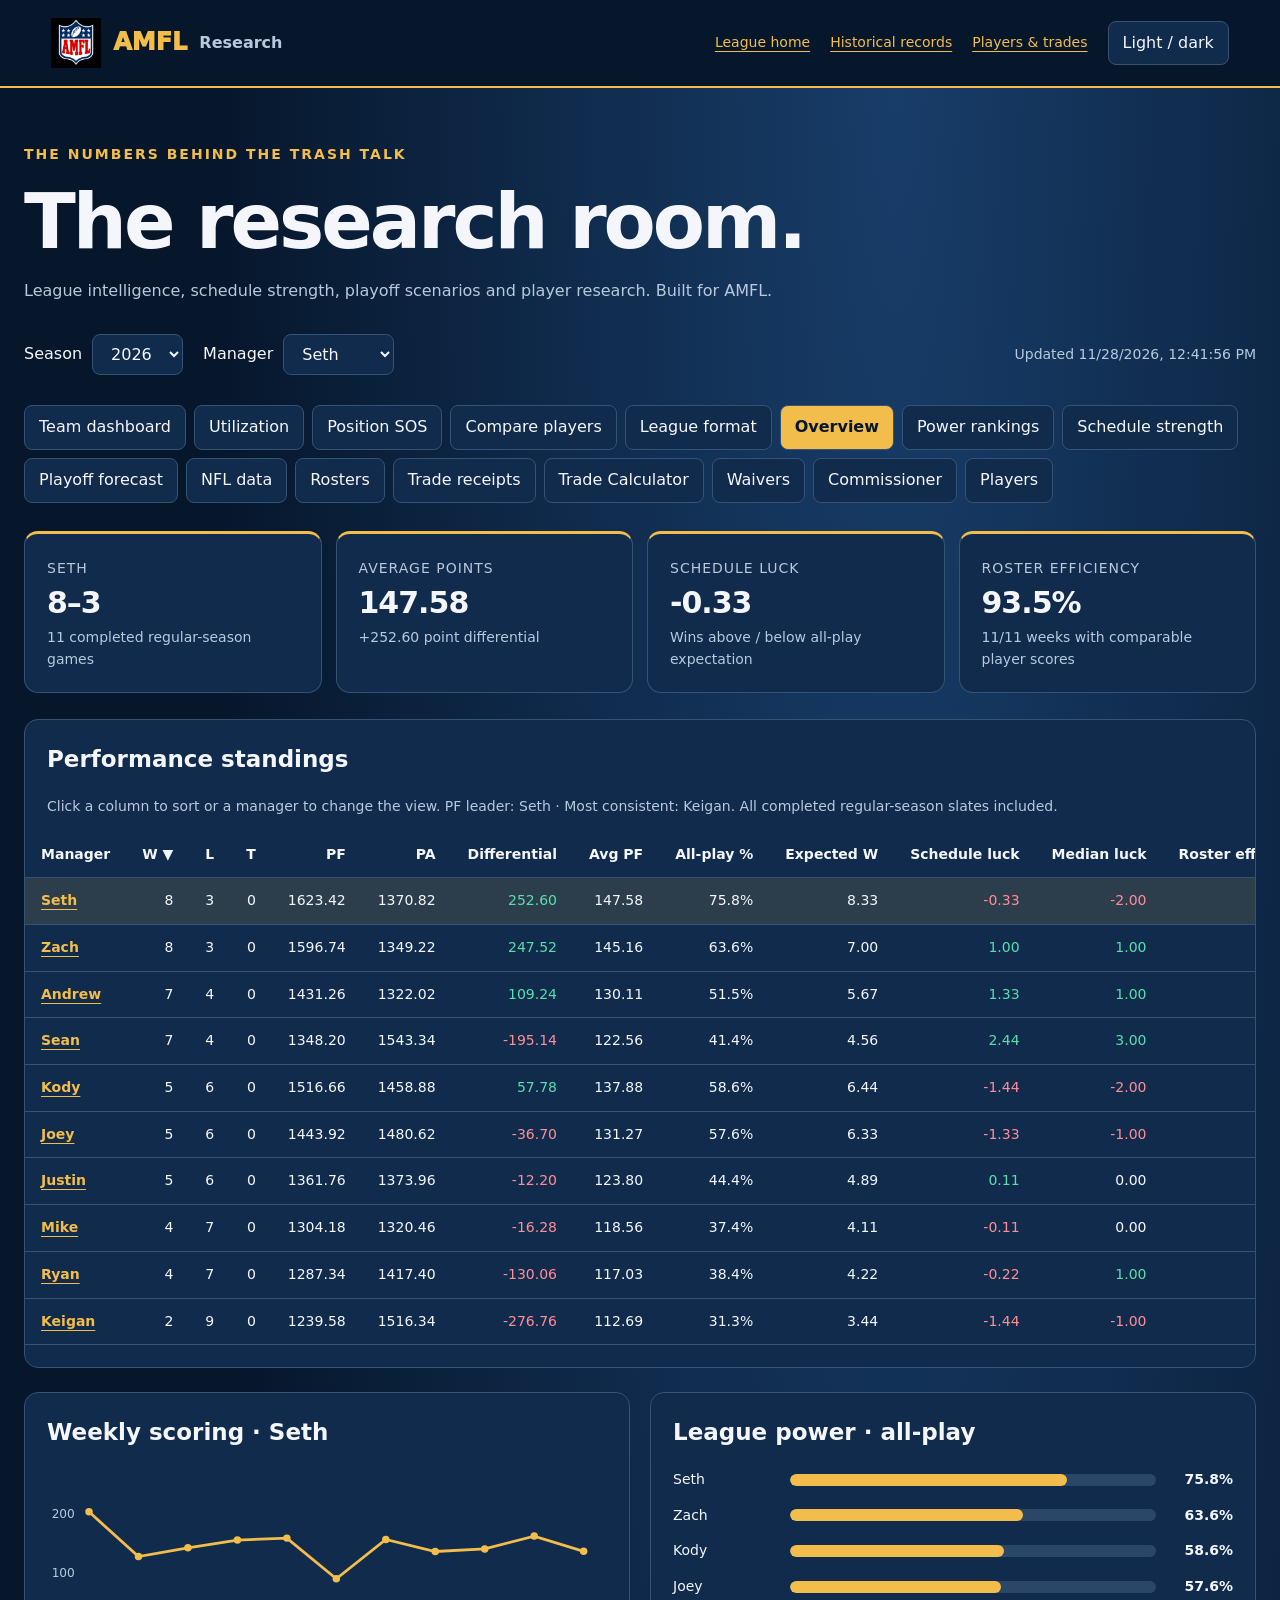
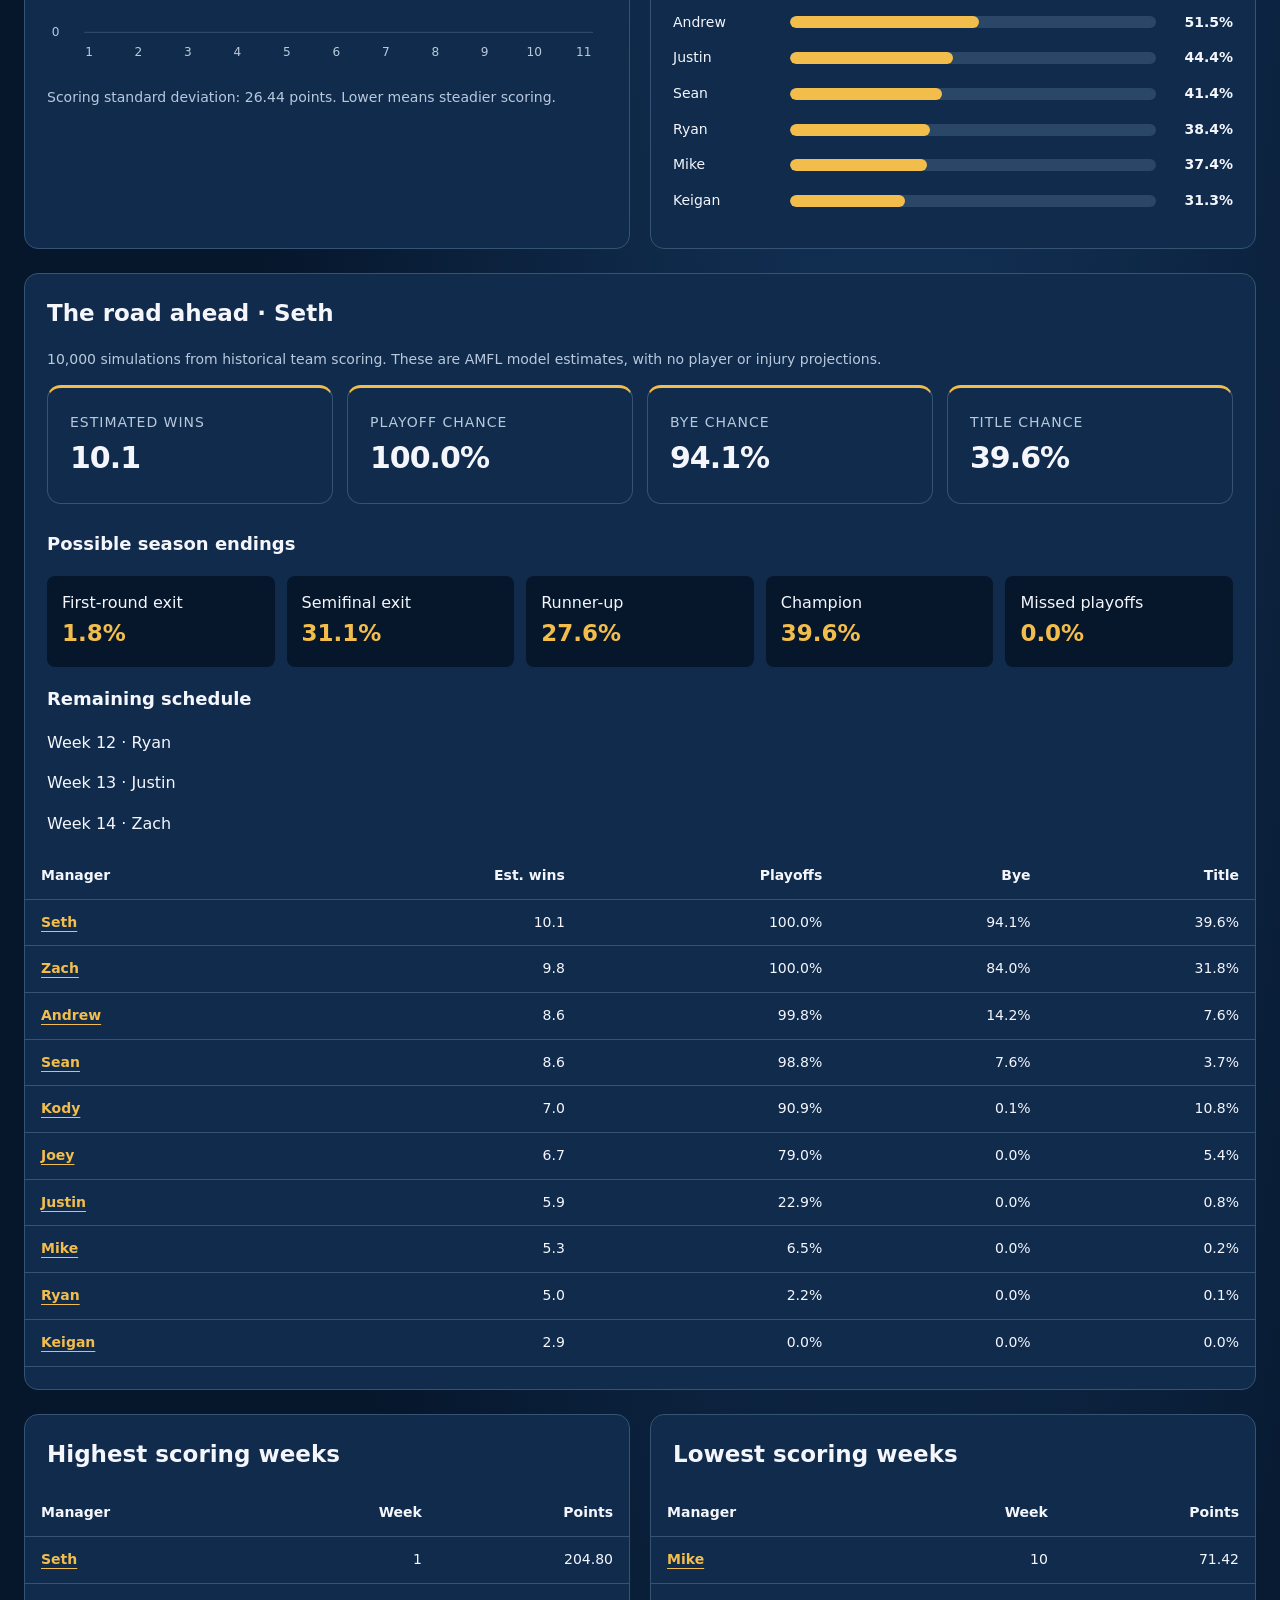
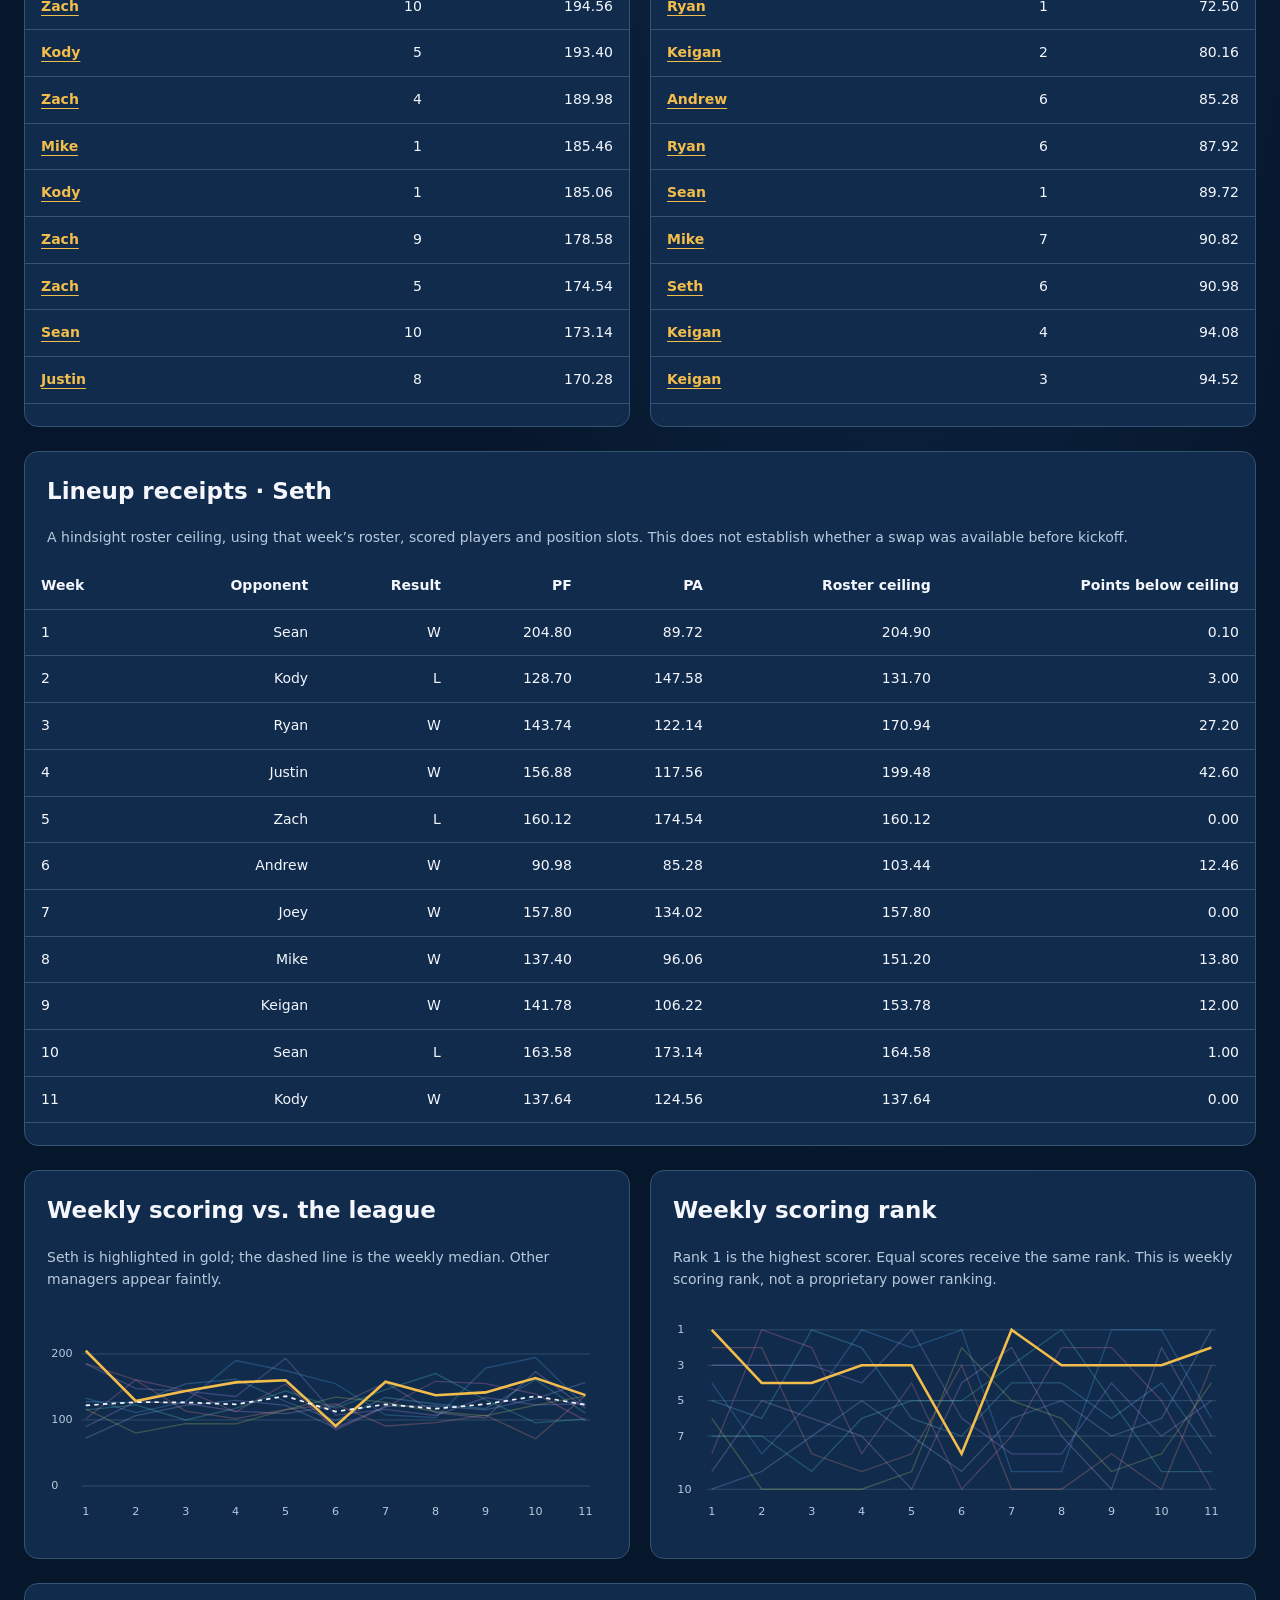
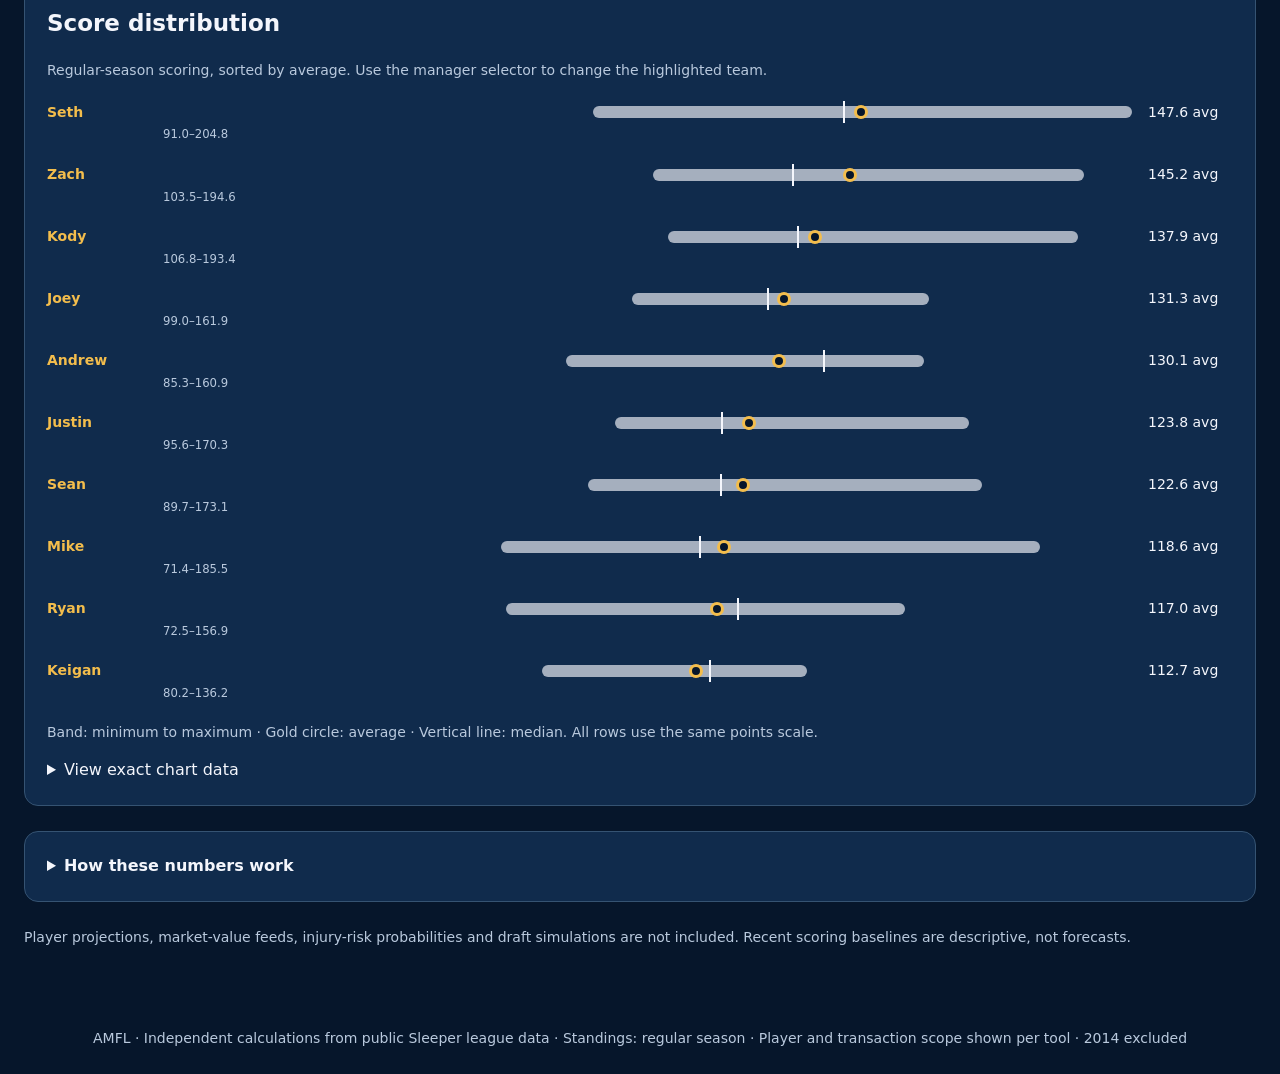
<file: research-template.html>
<!doctype html><html lang="en"><head><meta charset="utf-8"><meta name="viewport" content="width=device-width,initial-scale=1"><title>AMFL | Research</title><link rel="icon" href="assets/amfl-shield.png"><link rel="stylesheet" href="analytics.css?v=20261118-tools3"></head><body><header><a class="brand" href="/"><img src="assets/amfl-shield.png" alt="AMFL shield">AMFL <span>Research</span></a><nav><a href="/">League home</a><a href="records.html">Historical records</a><a href="player-history.html">Players &amp; trades</a><button id="theme" aria-label="Toggle light and dark theme">Light / dark</button></nav></header><main><p class="eyebrow">THE NUMBERS BEHIND THE TRASH TALK</p><h1>The research room.</h1><p class="intro">League intelligence, schedule strength, playoff scenarios and player research. Built for AMFL.</p><div class="controls"><label>Season <select id="season"></select></label><label>Manager <select id="manager"></select></label><span id="updated" role="status">Loading verified league results…</span></div><nav id="labNav" class="labnav" aria-label="Analytics tools"><button data-tool="dashboard" aria-pressed="false">Team dashboard</button><button data-tool="utilization" aria-pressed="false">Utilization</button><button data-tool="positionsos" aria-pressed="false">Position SOS</button><button data-tool="compare" aria-pressed="false">Compare players</button><button data-tool="format" aria-pressed="false">League format</button><button data-tool="overview" aria-pressed="true">Overview</button><button data-tool="power" aria-pressed="false">Power rankings</button><button data-tool="schedule" aria-pressed="false">Schedule strength</button><button data-tool="bracket" aria-pressed="false">Playoff forecast</button><button data-tool="nfl" aria-pressed="false">NFL data</button><button data-tool="rosters" aria-pressed="false">Rosters</button><button data-tool="trades" aria-pressed="false">Trade receipts</button><button data-tool="calculator" aria-pressed="false">Trade Calculator</button><button data-tool="waivers" aria-pressed="false">Waivers</button><button data-tool="commissioner" aria-pressed="false">Commissioner</button><button data-tool="players" aria-pressed="false">Players</button></nav><div id="error" role="alert"></div><div id="app"></div><details class="method"><summary>How these numbers work</summary><div id="methods"></div></details><p class="note">Player projections, market-value feeds, injury-risk probabilities and draft simulations are not included. Recent scoring baselines are descriptive, not forecasts.</p></main><footer>AMFL · Independent calculations from public Sleeper league data · Standings: regular season · Player and transaction scope shown per tool · 2014 excluded</footer><dialog id="playerDialog" aria-labelledby="playerTitle"><button id="closePlayer" aria-label="Close player profile">Close</button><div id="playerContent"></div></dialog><script src="analytics.js?v=20261118-tools2" defer></script><script src="analytics-tools.js?v=20261118-tools3" defer></script></body></html>
</file>
<file: amfl-theme.css>
/* Shared AMFL red / blue system; gold is reserved for trophies and small accents. */
:root{--amfl-blue:#69a7ff;--amfl-red:#f06475;--amfl-gold:#f2c657;--gold:#f2c657;--cyan:#69a7ff}html[data-theme=light]{--amfl-blue:#185bb8;--amfl-red:#bb263c;--amfl-gold:#e6b73d;--gold:#e6b73d}.nav button.active,.nav button.active:hover{background:#bd2b3e!important;color:#fff!important}.nav button:hover{color:var(--amfl-blue)!important}.hero h1 span{color:var(--amfl-blue)!important}.eyebrow,.stat strong,.manager strong,td.gold,.gold,.panelhead,.sectitle{color:var(--amfl-blue)!important}.sectitle:before{background:var(--amfl-red)!important}.pill{color:var(--amfl-blue)!important;background:#2a73d51a!important;border-color:#367cd955!important}.banner{background:linear-gradient(110deg,#2566ba20,#be2a3e12)!important;border-color:#417cc755!important}.banner strong,.banner h2{color:var(--amfl-blue)!important}.manager:hover{border-color:var(--amfl-blue)!important}.manager-link,.name-link,.namebutton,.linkbtn,a:not(.brand){color:var(--amfl-blue)}.top{border-bottom:2px solid #c02b3e}.chartcanvas{min-width:0;max-width:100%}.chartcanvas svg{max-width:100%;height:auto}.panel,.grid2,.chartgrid,.wrap,.tablewrap{min-width:0}.panelhead{gap:10px}.toolbar>*{min-width:0}.records-page h2,.players-page h2{color:var(--amfl-blue)}
@media(max-width:850px){
html,body{max-width:100%;width:100%}.wrap{padding-left:14px;padding-right:14px}.top{position:relative}.topinner{flex-wrap:wrap;gap:12px;padding-top:12px;padding-bottom:12px}.nav{display:grid!important;grid-template-columns:repeat(3,minmax(0,1fr));width:100%;gap:5px}.nav button,.nav a{font-size:10px!important;padding:10px 5px!important;text-align:center;justify-content:center;white-space:normal!important;min-width:0}.brand{max-width:100%}.hero{padding-top:28px}.hero h1{font-size:39px}.stats{grid-template-columns:repeat(2,minmax(0,1fr));gap:10px}.stat{padding:13px}.stat strong{font-size:26px}.grid2,.chartgrid,.cardgrid{grid-template-columns:minmax(0,1fr)!important}.section{padding-top:25px}.panelhead,.panelbody{padding:14px}.panelhead{font-size:14px;flex-wrap:wrap}.tablewrap{overflow:visible!important}.chartcanvas{overflow:visible!important;min-width:0!important}.chartcanvas svg,.panelbody>svg,.trophy-chart svg{min-width:0!important;max-width:100%!important;width:100%;height:auto}.chartcanvas svg text{font-size:13px}.donutlayout{grid-template-columns:1fr!important}.toolbar input,.toolbar select{width:100%;font-size:16px}.banner{flex-direction:column;padding:18px}:is(.tablewrap,.records-page,.players-page) table{table-layout:fixed;white-space:normal}:is(.tablewrap,.records-page,.players-page) thead{display:none}:is(.tablewrap,.records-page,.players-page) tbody{display:grid;gap:10px}:is(.tablewrap,.records-page,.players-page) tr{display:grid;grid-template-columns:repeat(2,minmax(0,1fr));background:var(--panel,#0c2244);border:1px solid var(--line,#294266);border-radius:10px;overflow:hidden}:is(.tablewrap,.records-page,.players-page) td{min-width:0;white-space:normal;overflow-wrap:anywhere;padding:10px;display:flex;flex-direction:column;gap:4px;align-items:flex-start;text-align:left!important}:is(.tablewrap,.records-page,.players-page) td:first-child{grid-column:1/-1;background:#2a70d51a;font-size:16px}:is(.tablewrap,.records-page,.players-page) td:before{content:attr(data-label);font-size:10px;text-transform:uppercase;color:var(--muted,#a8bad0);font-weight:600}:is(.tablewrap,.records-page,.players-page) td button{white-space:normal}.amfl-hero-emblem{max-width:100%}.foot{font-size:12px}.standings,.metrics{grid-template-columns:repeat(2,minmax(0,1fr))!important}.records-page .wrap{padding:20px 14px}.records-page .tablewrap{overflow:visible}.players-page section>div{overflow:visible}.players-page section{padding:12px;margin:16px 10px}.players-page header,.players-page main{padding:16px 10px}.players-page table{table-layout:fixed;white-space:normal}.players-page td,.players-page th{overflow-wrap:anywhere;padding:8px 5px;font-size:12px}
}
.mobileTableSort{display:none}@media(max-width:850px){.mobileTableSort{display:flex;flex-direction:column;gap:6px;margin:12px;font-size:12px;color:var(--muted)}.mobileTableSort select{font:inherit;font-size:16px;background:var(--panel,#0c2244);color:var(--white,#f3f5fa);padding:10px;border:1px solid var(--line);border-radius:8px}}

/* Stable manager colors across the archive and research. */
[data-manager="Seth"],[data-name="Seth"]{--identity-color:#f6cf65;--identity-light:#8d6009}
[data-manager="Zach"],[data-name="Zach"]{--identity-color:#82b8ff;--identity-light:#1d5db3}
[data-manager="Andrew"],[data-name="Andrew"]{--identity-color:#ff94c7;--identity-light:#ae256c}
[data-manager="Kody"],[data-name="Kody"]{--identity-color:#cba7ff;--identity-light:#7640b2}
[data-manager="Justin"],[data-name="Justin"]{--identity-color:#59dfc5;--identity-light:#067b69}
[data-manager="Mike"],[data-name="Mike"]{--identity-color:#ff9c87;--identity-light:#b6402d}
[data-manager="Ryan"],[data-name="Ryan"]{--identity-color:#ffb668;--identity-light:#a3560b}
[data-manager="Keigan"],[data-name="Keigan"]{--identity-color:#c5df6d;--identity-light:#566f0b}
[data-manager="Sean"],[data-name="Sean"]{--identity-color:#e6a4f5;--identity-light:#8f319f}
[data-manager="Joey"],[data-name="Joey"]{--identity-color:#69d9ee;--identity-light:#077a8d}
:is(.person-link,.identityName,.team-link)[data-manager],:is(.identityName,.team-link)[data-name]{color:var(--identity-color,var(--amfl-blue,#86bdff))!important}html[data-theme="light"] .person-link[data-manager]{color:var(--identity-light,#1d5db3)!important}.research-shell.light :is(.identityName,.team-link)[data-name]{color:var(--identity-light,var(--blue))!important}

.panelhead,.sectitle{color:var(--white,#f3f5fa)!important}.panelhead{border-left:4px solid #e4546d}.panel:nth-of-type(3n+2) .panelhead{border-left-color:#3ecda0}.panel:nth-of-type(3n) .panelhead{border-left-color:#bd8fff}.stat:nth-child(2) strong{color:#f07a91!important}.stat:nth-child(3) strong{color:#3ac49a!important}.stat:nth-child(4) strong{color:#b88be8!important}html[data-theme="light"] .panelhead,html[data-theme="light"] .sectitle{color:#192e48!important}
</file>
<file: analytics.css>
:root{color-scheme:dark;--bg:#06162b;--panel:#102b4c;--line:#355372;--text:#f4f6fc;--muted:#b9c9dd;--gold:#f3bd4c;--green:#58dfad;--red:#ff8d96}*{box-sizing:border-box}body{margin:0;background:radial-gradient(ellipse at 70% 0,#183d69,transparent 55%),var(--bg);color:var(--text);font:16px/1.55 system-ui,sans-serif}body.light{color-scheme:light;--bg:#f4f7fb;--panel:#fff;--line:#c8d5e4;--text:#132c47;--muted:#48627e;--gold:#986000;--green:#087649;--red:#b92639;background:var(--bg)}a{color:var(--gold);text-underline-offset:4px}header{padding:18px 4%;display:flex;align-items:center;justify-content:space-between;gap:24px;border-bottom:2px solid var(--gold);background:var(--bg)}.brand{display:flex;align-items:center;gap:12px;font-size:24px;font-weight:950;text-decoration:none}.brand img{height:50px;width:50px;object-fit:contain}.brand span{font-size:16px;color:var(--muted);font-weight:600}nav{display:flex;align-items:center;gap:20px;flex-wrap:wrap}nav a{font-size:14px}button,select{font:inherit;color:var(--text);background:var(--panel);border:1px solid var(--line);padding:9px 14px;border-radius:8px}button{cursor:pointer}main{max-width:1350px;margin:auto;padding:42px 24px}.eyebrow{letter-spacing:2px;color:var(--gold);font-weight:800;font-size:14px}h1{font-size:clamp(42px,7vw,76px);letter-spacing:-3px;line-height:1.1;margin:12px 0}h2{font-size:23px;margin:0 0 18px}.intro,.muted{color:var(--muted)}.controls{display:flex;gap:20px;align-items:center;flex-wrap:wrap;margin:30px 0}label{display:flex;gap:10px;align-items:center}.controls span{font-size:14px;color:var(--muted);margin-left:auto}.cards{display:grid;grid-template-columns:repeat(4,1fr);gap:14px;margin-bottom:26px}.card,.panel,.method,.roadmap{background:var(--panel);border:1px solid var(--line);border-radius:14px;padding:22px}.card{border-top:3px solid var(--gold)}.card strong{display:block;font-size:30px;letter-spacing:-1px}.card small{color:var(--muted);display:block;font-size:14px}.card .label{text-transform:uppercase;letter-spacing:1px;font-size:14px;color:var(--muted)}.panel{margin-bottom:24px}.scroll{overflow:auto;margin:0 -22px}table{width:100%;border-collapse:collapse;white-space:nowrap;font-variant-numeric:tabular-nums}th,td{padding:12px 16px;text-align:right;border-bottom:1px solid var(--line);font-size:14px}th:first-child,td:first-child{text-align:left}th button{border:0;padding:0;background:none;font-size:14px;font-weight:750}td a{font-weight:750}tr.selected{background:color-mix(in srgb,var(--gold) 12%,transparent)}.good{color:var(--green)}.bad{color:var(--red)}.note{font-size:14px;color:var(--muted)}.two{display:grid;grid-template-columns:1fr 1fr;gap:20px}.barrow{display:grid;grid-template-columns:105px 1fr 65px;align-items:center;gap:12px;margin:14px 0;font-size:14px}.track{height:12px;background:color-mix(in srgb,var(--line) 70%,transparent);border-radius:8px;overflow:hidden}.fill{height:100%;background:var(--gold);border-radius:8px}.barrow strong{text-align:right}.outcomes{display:flex;gap:12px;flex-wrap:wrap}.outcomes div{flex:1;min-width:110px;background:var(--bg);padding:15px;border-radius:8px}.outcomes strong{display:block;color:var(--gold);font-size:23px}.method{margin:25px 0}.method summary{cursor:pointer;font-weight:750}.method p{font-size:14px;color:var(--muted)}.roadmap p{color:var(--muted)}footer{padding:24px;text-align:center;color:var(--muted);font-size:14px}.linechart{width:100%;height:auto;max-height:240px}.linechart text{fill:var(--muted);font-size:13px}#error{color:var(--red)}@media(max-width:800px){header{align-items:flex-start;flex-direction:column}.two{grid-template-columns:1fr;gap:0}.cards{grid-template-columns:1fr 1fr}.controls span{margin-left:0;width:100%}.brand span{display:none}main{padding:28px 16px}.card{padding:16px}.barrow{grid-template-columns:80px 1fr 55px}nav{gap:15px}.panel{padding:18px}.scroll{margin:0 -18px}}@media(prefers-reduced-motion:no-preference){.card{animation:appear .35s ease-out}@keyframes appear{from{opacity:0;transform:translateY(5px)}to{opacity:1;transform:translateY(0)}}}
.labnav{display:flex;gap:8px;flex-wrap:wrap;margin:18px 0 28px;background:none}.labnav button[aria-pressed="true"],.subcontrols button[aria-pressed="true"]{background:var(--gold);color:var(--bg);font-weight:800}.subcontrols{display:flex;gap:16px;align-items:center;flex-wrap:wrap;margin:15px 0 22px}.textbutton{font:inherit;font-weight:750;padding:0;border:0;border-radius:0;background:none;color:var(--gold);text-decoration:underline;text-decoration-color:transparent;text-underline-offset:3px;text-align:left}.textbutton:hover,.textbutton:focus-visible{text-decoration-color:currentColor}.textbutton:focus-visible,button:focus-visible,select:focus-visible,input:focus-visible,summary:focus-visible{outline:2px solid var(--gold);outline-offset:4px}.heat{text-align:center!important;font-variant-numeric:tabular-nums}.heat small{display:block;font-size:13px;color:var(--muted)}.heatgood{background:color-mix(in srgb,var(--green) 14%,transparent)}.heatbad{background:color-mix(in srgb,var(--red) 14%,transparent)}.heatmid{background:color-mix(in srgb,var(--gold) 10%,transparent)}.rosterdetails,.receipt{border:1px solid var(--line);border-radius:12px;margin:12px 0;overflow:hidden}.rosterdetails summary,.receipt summary{display:flex;align-items:center;justify-content:space-between;gap:20px;list-style:none;padding:18px;cursor:pointer}.rosterdetails summary:after,.receipt summary:after{content:'+';font-size:24px;color:var(--gold)}.rosterdetails[open] summary:after,.receipt[open] summary:after{content:'−'}.rosterdetails summary>span:first-child{font-size:19px;font-weight:800}.rosterdetails summary small,.receipt summary small{font-size:14px;display:block;color:var(--muted)}.receipt summary b{display:block;margin-top:5px}.detailsbody{border-top:1px solid var(--line);padding:18px}.detailsbody h3{margin-top:0}.badge{background:color-mix(in srgb,var(--gold) 12%,transparent);border:1px solid var(--line);border-radius:30px;padding:5px 10px;color:var(--gold);font-size:14px;white-space:normal}.playerfilter{width:100%;padding:12px 14px;margin:18px 0;font:inherit;color:var(--text);background:var(--bg);border:1px solid var(--line);border-radius:8px}.picklist{max-height:510px;overflow:auto}.pickrow{display:grid;grid-template-columns:22px 1fr 60px;gap:10px;padding:10px 4px;border-bottom:1px solid var(--line);cursor:pointer}.pickrow[hidden]{display:none}.pickrow small{display:block;color:var(--muted);font-size:13px}.pickrow input{width:18px;height:18px;accent-color:var(--gold)}.pickrow:has(input:checked){background:color-mix(in srgb,var(--gold) 8%,transparent)}.pickrow strong{text-align:right;font-size:15px}.pickrow:has(input:disabled){opacity:.65}.weekbars{display:flex;align-items:flex-end;gap:14px;min-height:200px;overflow-x:auto;padding-top:20px}.weekbars>div{flex:1;min-width:28px;text-align:center;display:flex;align-items:center;flex-direction:column;gap:6px;font-size:14px}.verticalbar{background:var(--gold);width:100%;min-width:22px;border-radius:5px 5px 0 0}.weekbars span{color:var(--muted);font-size:13px}.rangeRow{display:grid;grid-template-columns:100px 1fr 85px;gap:16px;align-items:center;margin:20px 0;font-size:14px}.rangeRow small{grid-column:2;color:var(--muted);margin-top:-14px}.rangeTrack{height:22px;position:relative}.rangeBand{position:absolute;top:5px;height:12px;background:color-mix(in srgb,var(--text) 65%,transparent);border-radius:8px}.rangeMean{position:absolute;top:4px;width:14px;height:14px;border:3px solid var(--gold);border-radius:50%;background:var(--bg);transform:translateX(-50%)}.rangeMedian{position:absolute;top:0;width:2px;height:22px;background:var(--text)}.advancedchart{max-height:none}.method summary{font-size:16px}dialog{max-width:1100px;width:calc(100% - 32px);max-height:88vh;overflow:auto;background:var(--panel);color:var(--text);border:1px solid var(--line);border-radius:18px;padding:28px;box-shadow:0 30px 100px #0008}dialog::backdrop{background:#020e20c9;backdrop-filter:blur(4px)}#closePlayer{float:right;position:sticky;top:0;background:var(--bg)}dialog h2{font-size:32px}dialog .scroll{margin:0}.two>*{min-width:0}.cards .card strong{overflow-wrap:anywhere}.card strong{font-size:clamp(21px,2.4vw,30px)}h3{font-size:18px}.detailsbody .scroll{margin:0}td{white-space:nowrap}table td:first-child{text-align:left}body.light .labnav button[aria-pressed="true"],body.light .subcontrols button[aria-pressed="true"]{color:#fff}@media(max-width:700px){.labnav{gap:7px}.labnav button{font-size:14px;padding:9px 11px}.rosterdetails summary,.receipt summary{flex-wrap:wrap;gap:8px}.rosterdetails summary>span:nth-child(2){width:100%}.receipt summary .badge{max-width:88%}.rangeRow{grid-template-columns:65px 1fr 70px;gap:10px}.subcontrols label{flex-wrap:wrap}.pickrow{grid-template-columns:20px 1fr 48px}.badge{font-size:13px}.detailsbody{padding:13px}dialog{padding:18px}dialog .cards{grid-template-columns:1fr 1fr}.panel .scroll{max-width:calc(100% + 36px)}dialog .scroll{max-width:100%}}

td>small{display:block;font-size:13px;color:var(--muted)}
</file>
